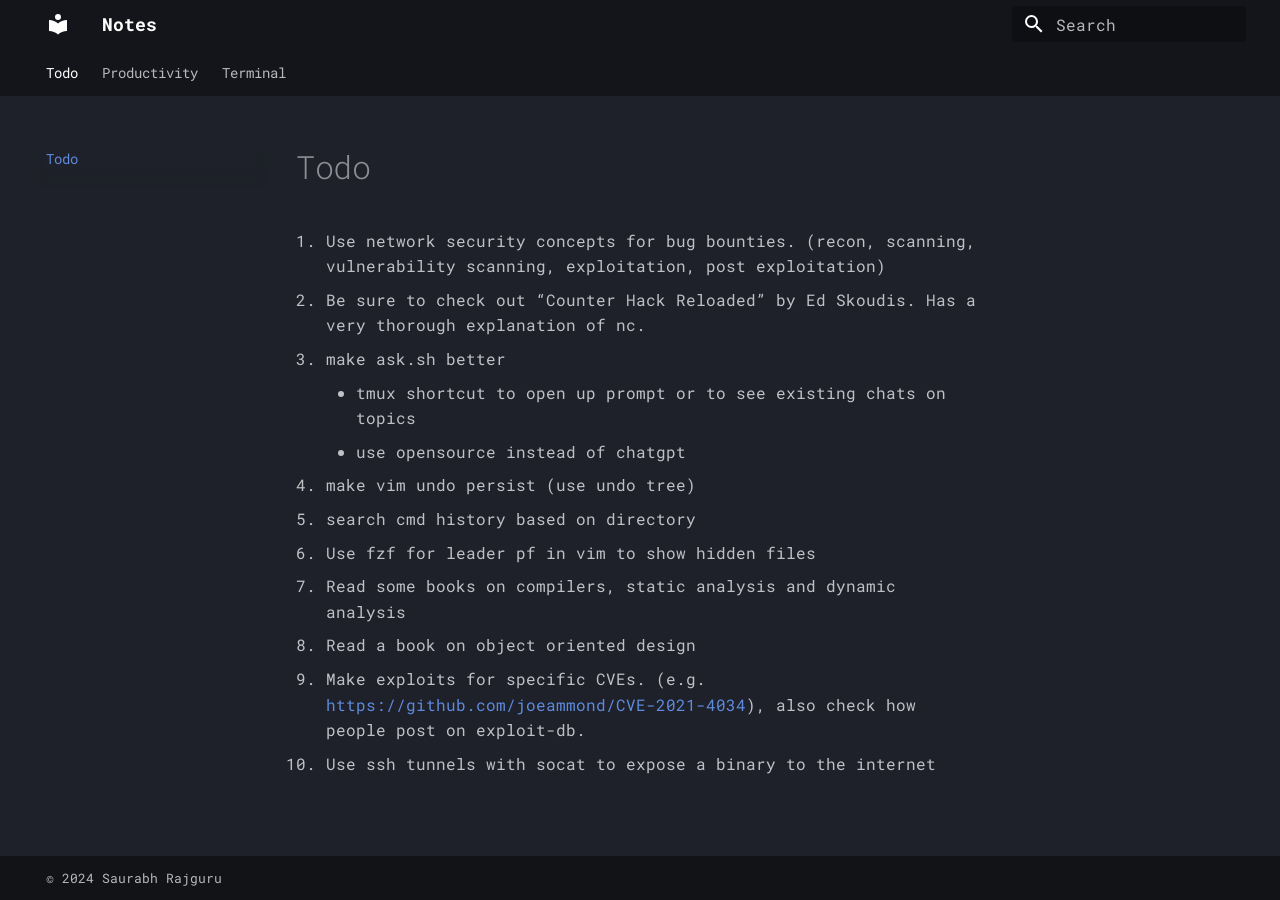
<file: index.html>
<!doctype html>
<html lang="en" class="no-js">
  <head>
    
      <meta charset="utf-8">
      <meta name="viewport" content="width=device-width,initial-scale=1">
      
      
      
      
      
        <link rel="next" href="productivity/file-structure/">
      
      
      <link rel="icon" href="assets/images/favicon.png">
      <meta name="generator" content="mkdocs-1.6.0, mkdocs-material-9.5.24">
    
    
      
        <title>Notes</title>
      
    
    
      <link rel="stylesheet" href="assets/stylesheets/main.6543a935.min.css">
      
        
        <link rel="stylesheet" href="assets/stylesheets/palette.06af60db.min.css">
      
      


    
    
      
    
    
      
        
        
        <link rel="preconnect" href="https://fonts.gstatic.com" crossorigin>
        <link rel="stylesheet" href="https://fonts.googleapis.com/css?family=Roboto+Mono:300,300i,400,400i,700,700i%7CRoboto+Mono:400,400i,700,700i&display=fallback">
        <style>:root{--md-text-font:"Roboto Mono";--md-code-font:"Roboto Mono"}</style>
      
    
    
      <link rel="stylesheet" href="css/excali.css">
    
    <script>__md_scope=new URL(".",location),__md_hash=e=>[...e].reduce((e,_)=>(e<<5)-e+_.charCodeAt(0),0),__md_get=(e,_=localStorage,t=__md_scope)=>JSON.parse(_.getItem(t.pathname+"."+e)),__md_set=(e,_,t=localStorage,a=__md_scope)=>{try{t.setItem(a.pathname+"."+e,JSON.stringify(_))}catch(e){}}</script>
    
      

    
    
    
  </head>
  
  
    
    
    
    
    
    <body dir="ltr" data-md-color-scheme="slate" data-md-color-primary="black" data-md-color-accent="indigo">
  
    
    <input class="md-toggle" data-md-toggle="drawer" type="checkbox" id="__drawer" autocomplete="off">
    <input class="md-toggle" data-md-toggle="search" type="checkbox" id="__search" autocomplete="off">
    <label class="md-overlay" for="__drawer"></label>
    <div data-md-component="skip">
      
        
        <a href="#todo" class="md-skip">
          Skip to content
        </a>
      
    </div>
    <div data-md-component="announce">
      
    </div>
    
    
      

<header class="md-header" data-md-component="header">
  <nav class="md-header__inner md-grid" aria-label="Header">
    <a href="." title="Notes" class="md-header__button md-logo" aria-label="Notes" data-md-component="logo">
      
  
  <svg xmlns="http://www.w3.org/2000/svg" viewBox="0 0 24 24"><path d="M12 8a3 3 0 0 0 3-3 3 3 0 0 0-3-3 3 3 0 0 0-3 3 3 3 0 0 0 3 3m0 3.54C9.64 9.35 6.5 8 3 8v11c3.5 0 6.64 1.35 9 3.54 2.36-2.19 5.5-3.54 9-3.54V8c-3.5 0-6.64 1.35-9 3.54Z"/></svg>

    </a>
    <label class="md-header__button md-icon" for="__drawer">
      
      <svg xmlns="http://www.w3.org/2000/svg" viewBox="0 0 24 24"><path d="M3 6h18v2H3V6m0 5h18v2H3v-2m0 5h18v2H3v-2Z"/></svg>
    </label>
    <div class="md-header__title" data-md-component="header-title">
      <div class="md-header__ellipsis">
        <div class="md-header__topic">
          <span class="md-ellipsis">
            Notes
          </span>
        </div>
        <div class="md-header__topic" data-md-component="header-topic">
          <span class="md-ellipsis">
            
              Todo
            
          </span>
        </div>
      </div>
    </div>
    
      
    
    
    
    
      <label class="md-header__button md-icon" for="__search">
        
        <svg xmlns="http://www.w3.org/2000/svg" viewBox="0 0 24 24"><path d="M9.5 3A6.5 6.5 0 0 1 16 9.5c0 1.61-.59 3.09-1.56 4.23l.27.27h.79l5 5-1.5 1.5-5-5v-.79l-.27-.27A6.516 6.516 0 0 1 9.5 16 6.5 6.5 0 0 1 3 9.5 6.5 6.5 0 0 1 9.5 3m0 2C7 5 5 7 5 9.5S7 14 9.5 14 14 12 14 9.5 12 5 9.5 5Z"/></svg>
      </label>
      <div class="md-search" data-md-component="search" role="dialog">
  <label class="md-search__overlay" for="__search"></label>
  <div class="md-search__inner" role="search">
    <form class="md-search__form" name="search">
      <input type="text" class="md-search__input" name="query" aria-label="Search" placeholder="Search" autocapitalize="off" autocorrect="off" autocomplete="off" spellcheck="false" data-md-component="search-query" required>
      <label class="md-search__icon md-icon" for="__search">
        
        <svg xmlns="http://www.w3.org/2000/svg" viewBox="0 0 24 24"><path d="M9.5 3A6.5 6.5 0 0 1 16 9.5c0 1.61-.59 3.09-1.56 4.23l.27.27h.79l5 5-1.5 1.5-5-5v-.79l-.27-.27A6.516 6.516 0 0 1 9.5 16 6.5 6.5 0 0 1 3 9.5 6.5 6.5 0 0 1 9.5 3m0 2C7 5 5 7 5 9.5S7 14 9.5 14 14 12 14 9.5 12 5 9.5 5Z"/></svg>
        
        <svg xmlns="http://www.w3.org/2000/svg" viewBox="0 0 24 24"><path d="M20 11v2H8l5.5 5.5-1.42 1.42L4.16 12l7.92-7.92L13.5 5.5 8 11h12Z"/></svg>
      </label>
      <nav class="md-search__options" aria-label="Search">
        
        <button type="reset" class="md-search__icon md-icon" title="Clear" aria-label="Clear" tabindex="-1">
          
          <svg xmlns="http://www.w3.org/2000/svg" viewBox="0 0 24 24"><path d="M19 6.41 17.59 5 12 10.59 6.41 5 5 6.41 10.59 12 5 17.59 6.41 19 12 13.41 17.59 19 19 17.59 13.41 12 19 6.41Z"/></svg>
        </button>
      </nav>
      
    </form>
    <div class="md-search__output">
      <div class="md-search__scrollwrap" data-md-scrollfix>
        <div class="md-search-result" data-md-component="search-result">
          <div class="md-search-result__meta">
            Initializing search
          </div>
          <ol class="md-search-result__list" role="presentation"></ol>
        </div>
      </div>
    </div>
  </div>
</div>
    
    
  </nav>
  
</header>
    
    <div class="md-container" data-md-component="container">
      
      
        
          
            
<nav class="md-tabs" aria-label="Tabs" data-md-component="tabs">
  <div class="md-grid">
    <ul class="md-tabs__list">
      
        
  
  
    
  
  
    <li class="md-tabs__item md-tabs__item--active">
      <a href="." class="md-tabs__link">
        
  
    
  
  Todo

      </a>
    </li>
  

      
        
  
  
  
    
    
      <li class="md-tabs__item">
        <a href="productivity/file-structure/" class="md-tabs__link">
          
  
  Productivity

        </a>
      </li>
    
  

      
        
  
  
  
    
    
      <li class="md-tabs__item">
        <a href="terminal/guides/" class="md-tabs__link">
          
  
  Terminal

        </a>
      </li>
    
  

      
    </ul>
  </div>
</nav>
          
        
      
      <main class="md-main" data-md-component="main">
        <div class="md-main__inner md-grid">
          
            
              
              <div class="md-sidebar md-sidebar--primary" data-md-component="sidebar" data-md-type="navigation" >
                <div class="md-sidebar__scrollwrap">
                  <div class="md-sidebar__inner">
                    


  


<nav class="md-nav md-nav--primary md-nav--lifted" aria-label="Navigation" data-md-level="0">
  <label class="md-nav__title" for="__drawer">
    <a href="." title="Notes" class="md-nav__button md-logo" aria-label="Notes" data-md-component="logo">
      
  
  <svg xmlns="http://www.w3.org/2000/svg" viewBox="0 0 24 24"><path d="M12 8a3 3 0 0 0 3-3 3 3 0 0 0-3-3 3 3 0 0 0-3 3 3 3 0 0 0 3 3m0 3.54C9.64 9.35 6.5 8 3 8v11c3.5 0 6.64 1.35 9 3.54 2.36-2.19 5.5-3.54 9-3.54V8c-3.5 0-6.64 1.35-9 3.54Z"/></svg>

    </a>
    Notes
  </label>
  
  <ul class="md-nav__list" data-md-scrollfix>
    
      
      
  
  
    
  
  
  
    <li class="md-nav__item md-nav__item--active">
      
      <input class="md-nav__toggle md-toggle" type="checkbox" id="__toc">
      
      
        
      
      
      <a href="." class="md-nav__link md-nav__link--active">
        
  
  <span class="md-ellipsis">
    Todo
  </span>
  

      </a>
      
    </li>
  

    
      
      
  
  
  
  
    
    
    
      
      
        
      
    
    
    <li class="md-nav__item md-nav__item--nested">
      
        
        
        <input class="md-nav__toggle md-toggle " type="checkbox" id="__nav_2" >
        
          
          <label class="md-nav__link" for="__nav_2" id="__nav_2_label" tabindex="0">
            
  
  <span class="md-ellipsis">
    Productivity
  </span>
  

            <span class="md-nav__icon md-icon"></span>
          </label>
        
        <nav class="md-nav" data-md-level="1" aria-labelledby="__nav_2_label" aria-expanded="false">
          <label class="md-nav__title" for="__nav_2">
            <span class="md-nav__icon md-icon"></span>
            Productivity
          </label>
          <ul class="md-nav__list" data-md-scrollfix>
            
              
                
  
  
  
  
    <li class="md-nav__item">
      <a href="productivity/file-structure/" class="md-nav__link">
        
  
  <span class="md-ellipsis">
    File structure
  </span>
  

      </a>
    </li>
  

              
            
              
                
  
  
  
  
    <li class="md-nav__item">
      <a href="productivity/guides/" class="md-nav__link">
        
  
  <span class="md-ellipsis">
    Guides
  </span>
  

      </a>
    </li>
  

              
            
              
                
  
  
  
  
    <li class="md-nav__item">
      <a href="productivity/main/" class="md-nav__link">
        
  
  <span class="md-ellipsis">
    Main
  </span>
  

      </a>
    </li>
  

              
            
              
                
  
  
  
  
    <li class="md-nav__item">
      <a href="productivity/password-manager/" class="md-nav__link">
        
  
  <span class="md-ellipsis">
    Password Managers
  </span>
  

      </a>
    </li>
  

              
            
              
                
  
  
  
  
    <li class="md-nav__item">
      <a href="productivity/python-environment/" class="md-nav__link">
        
  
  <span class="md-ellipsis">
    Python environment set up
  </span>
  

      </a>
    </li>
  

              
            
              
                
  
  
  
  
    <li class="md-nav__item">
      <a href="productivity/tips/" class="md-nav__link">
        
  
  <span class="md-ellipsis">
    Tips
  </span>
  

      </a>
    </li>
  

              
            
              
                
  
  
  
  
    <li class="md-nav__item">
      <a href="productivity/tools/" class="md-nav__link">
        
  
  <span class="md-ellipsis">
    Tools
  </span>
  

      </a>
    </li>
  

              
            
              
                
  
  
  
  
    <li class="md-nav__item">
      <a href="productivity/vpn-set-up/" class="md-nav__link">
        
  
  <span class="md-ellipsis">
    Using openvpn for now
  </span>
  

      </a>
    </li>
  

              
            
              
                
  
  
  
  
    <li class="md-nav__item">
      <a href="productivity/website/" class="md-nav__link">
        
  
  <span class="md-ellipsis">
    My Website
  </span>
  

      </a>
    </li>
  

              
            
          </ul>
        </nav>
      
    </li>
  

    
      
      
  
  
  
  
    
    
    
      
      
        
      
    
    
    <li class="md-nav__item md-nav__item--nested">
      
        
        
        <input class="md-nav__toggle md-toggle " type="checkbox" id="__nav_3" >
        
          
          <label class="md-nav__link" for="__nav_3" id="__nav_3_label" tabindex="0">
            
  
  <span class="md-ellipsis">
    Terminal
  </span>
  

            <span class="md-nav__icon md-icon"></span>
          </label>
        
        <nav class="md-nav" data-md-level="1" aria-labelledby="__nav_3_label" aria-expanded="false">
          <label class="md-nav__title" for="__nav_3">
            <span class="md-nav__icon md-icon"></span>
            Terminal
          </label>
          <ul class="md-nav__list" data-md-scrollfix>
            
              
                
  
  
  
  
    <li class="md-nav__item">
      <a href="terminal/guides/" class="md-nav__link">
        
  
  <span class="md-ellipsis">
    Guides
  </span>
  

      </a>
    </li>
  

              
            
              
                
  
  
  
  
    <li class="md-nav__item">
      <a href="terminal/package_manager/" class="md-nav__link">
        
  
  <span class="md-ellipsis">
    Package manager
  </span>
  

      </a>
    </li>
  

              
            
              
                
  
  
  
  
    <li class="md-nav__item">
      <a href="terminal/tools/" class="md-nav__link">
        
  
  <span class="md-ellipsis">
    Tools
  </span>
  

      </a>
    </li>
  

              
            
          </ul>
        </nav>
      
    </li>
  

    
  </ul>
</nav>
                  </div>
                </div>
              </div>
            
            
              
              <div class="md-sidebar md-sidebar--secondary" data-md-component="sidebar" data-md-type="toc" >
                <div class="md-sidebar__scrollwrap">
                  <div class="md-sidebar__inner">
                    

<nav class="md-nav md-nav--secondary" aria-label="Table of contents">
  
  
  
    
  
  
</nav>
                  </div>
                </div>
              </div>
            
          
          
            <div class="md-content" data-md-component="content">
              <article class="md-content__inner md-typeset">
                
                  


<h1 id="todo">Todo</h1>
<ol>
<li>Use network security concepts for bug bounties. (recon, scanning, vulnerability scanning, exploitation, post exploitation)</li>
<li>Be sure to check out “Counter Hack Reloaded” by Ed Skoudis. Has a very thorough explanation of nc.</li>
<li>make ask.sh better<ul>
<li>tmux shortcut to open up prompt or to see existing chats on topics</li>
<li>use opensource instead of chatgpt</li>
</ul>
</li>
<li>make vim undo persist (use undo tree)</li>
<li>search cmd history based on directory</li>
<li>Use fzf for leader pf in vim to show hidden files</li>
<li>Read some books on compilers, static analysis and dynamic analysis</li>
<li>Read a book on object oriented design</li>
<li>Make exploits for specific CVEs. (e.g.
    <a href="https://github.com/joeammond/CVE-2021-4034">https://github.com/joeammond/CVE-2021-4034</a>), also check how people post on
    exploit-db.</li>
<li>Use ssh tunnels with socat to expose a binary to the internet</li>
</ol>












                
              </article>
            </div>
          
          
<script>var target=document.getElementById(location.hash.slice(1));target&&target.name&&(target.checked=target.name.startsWith("__tabbed_"))</script>
        </div>
        
          <button type="button" class="md-top md-icon" data-md-component="top" hidden>
  
  <svg xmlns="http://www.w3.org/2000/svg" viewBox="0 0 24 24"><path d="M13 20h-2V8l-5.5 5.5-1.42-1.42L12 4.16l7.92 7.92-1.42 1.42L13 8v12Z"/></svg>
  Back to top
</button>
        
      </main>
      
        <footer class="md-footer">
  
  <div class="md-footer-meta md-typeset">
    <div class="md-footer-meta__inner md-grid">
      <div class="md-copyright">
  
    <div class="md-copyright__highlight">
      &copy; 2024 Saurabh Rajguru
    </div>
  
  
</div>
      
    </div>
  </div>
</footer>
      
    </div>
    <div class="md-dialog" data-md-component="dialog">
      <div class="md-dialog__inner md-typeset"></div>
    </div>
    
    
    <script id="__config" type="application/json">{"base": ".", "features": ["navigation.tabs", "navigation.sections", "navigation.top", "header.autohide"], "search": "assets/javascripts/workers/search.b8dbb3d2.min.js", "translations": {"clipboard.copied": "Copied to clipboard", "clipboard.copy": "Copy to clipboard", "search.result.more.one": "1 more on this page", "search.result.more.other": "# more on this page", "search.result.none": "No matching documents", "search.result.one": "1 matching document", "search.result.other": "# matching documents", "search.result.placeholder": "Type to start searching", "search.result.term.missing": "Missing", "select.version": "Select version"}}</script>
    
    
      <script src="assets/javascripts/bundle.081f42fc.min.js"></script>
      
        <script src="js/mathjax_config.js"></script>
      
        <script src="js/mathjax@3.2.2/es5/tex-mml-chtml.js"></script>
      
    
  </body>
</html>
</file>
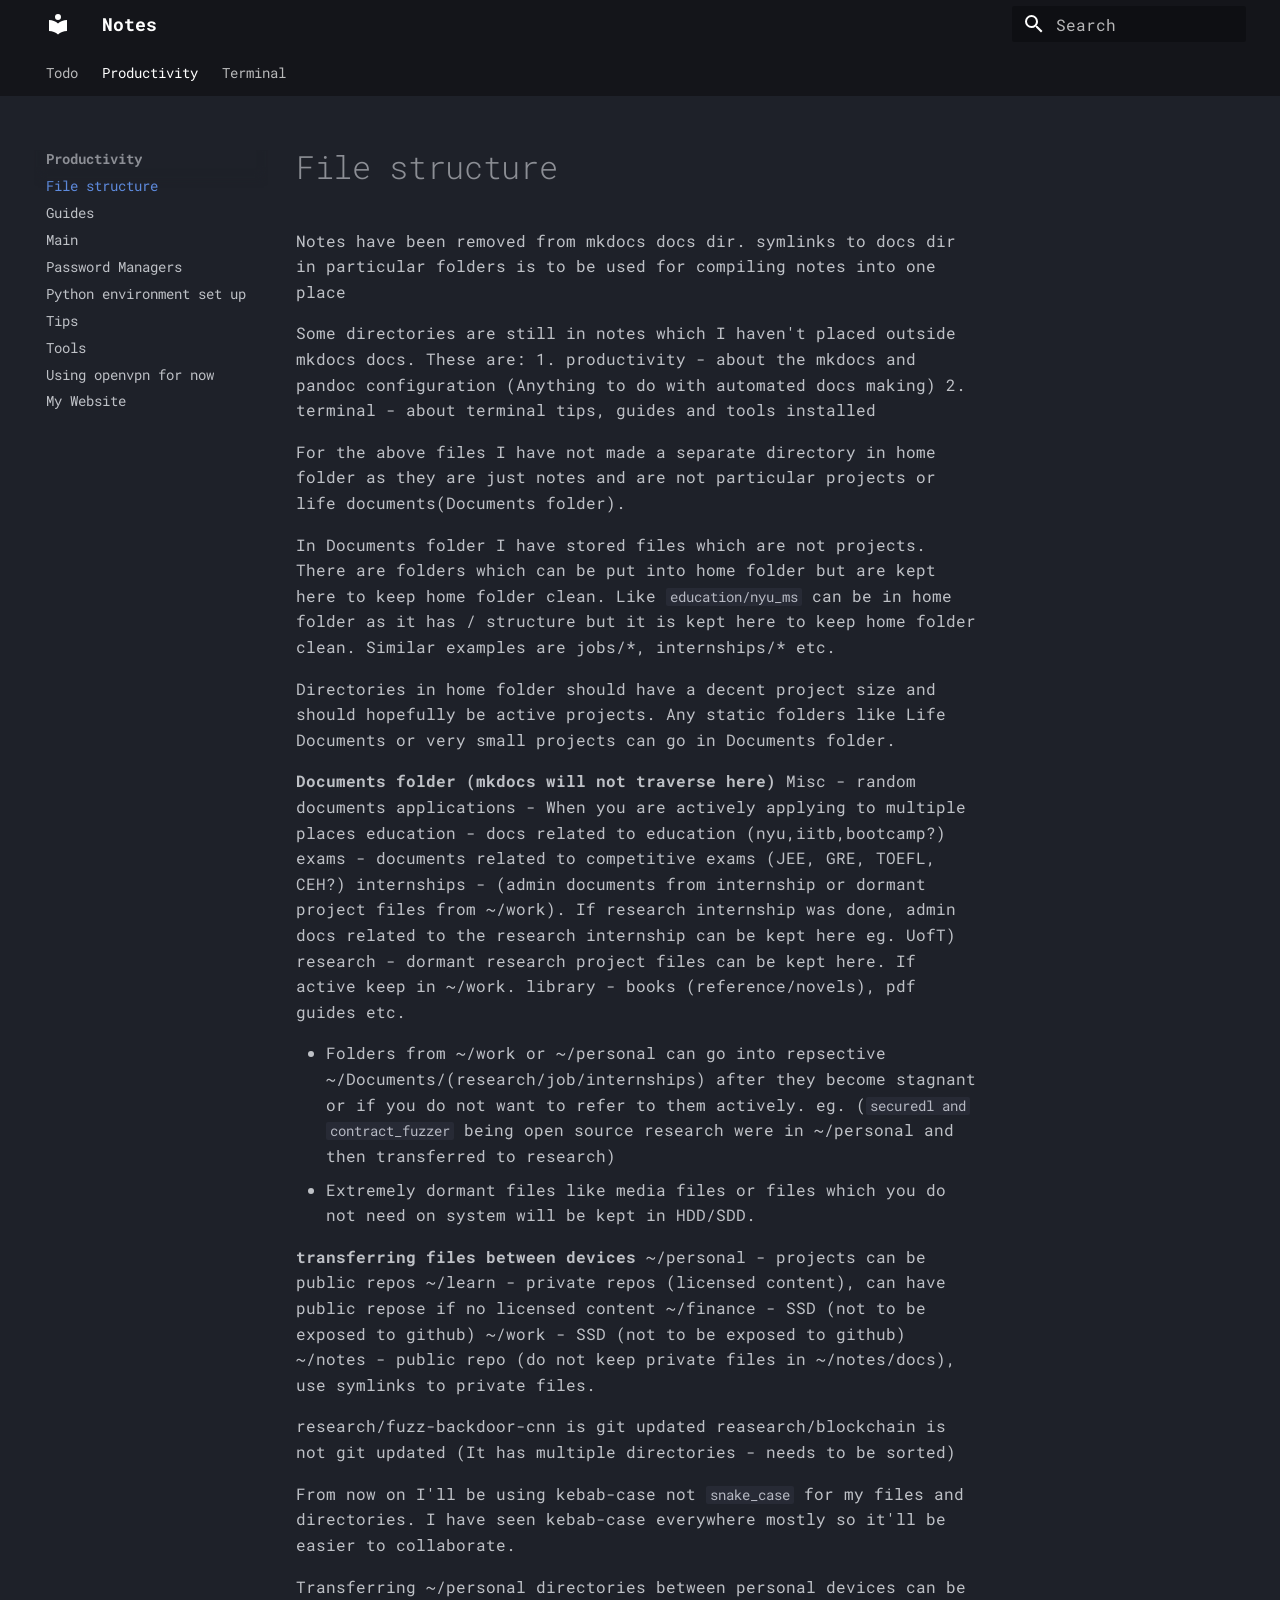
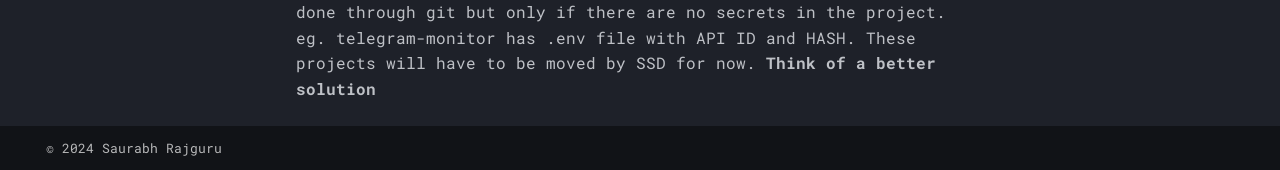
<file: productivity/file-structure/index.html>
<!doctype html>
<html lang="en" class="no-js">
  <head>
    
      <meta charset="utf-8">
      <meta name="viewport" content="width=device-width,initial-scale=1">
      
      
      
      
        <link rel="prev" href="../..">
      
      
        <link rel="next" href="../guides/">
      
      
      <link rel="icon" href="../../assets/images/favicon.png">
      <meta name="generator" content="mkdocs-1.6.0, mkdocs-material-9.5.24">
    
    
      
        <title>File structure - Notes</title>
      
    
    
      <link rel="stylesheet" href="../../assets/stylesheets/main.6543a935.min.css">
      
        
        <link rel="stylesheet" href="../../assets/stylesheets/palette.06af60db.min.css">
      
      


    
    
      
    
    
      
        
        
        <link rel="preconnect" href="https://fonts.gstatic.com" crossorigin>
        <link rel="stylesheet" href="https://fonts.googleapis.com/css?family=Roboto+Mono:300,300i,400,400i,700,700i%7CRoboto+Mono:400,400i,700,700i&display=fallback">
        <style>:root{--md-text-font:"Roboto Mono";--md-code-font:"Roboto Mono"}</style>
      
    
    
      <link rel="stylesheet" href="../../css/excali.css">
    
    <script>__md_scope=new URL("../..",location),__md_hash=e=>[...e].reduce((e,_)=>(e<<5)-e+_.charCodeAt(0),0),__md_get=(e,_=localStorage,t=__md_scope)=>JSON.parse(_.getItem(t.pathname+"."+e)),__md_set=(e,_,t=localStorage,a=__md_scope)=>{try{t.setItem(a.pathname+"."+e,JSON.stringify(_))}catch(e){}}</script>
    
      

    
    
    
  </head>
  
  
    
    
    
    
    
    <body dir="ltr" data-md-color-scheme="slate" data-md-color-primary="black" data-md-color-accent="indigo">
  
    
    <input class="md-toggle" data-md-toggle="drawer" type="checkbox" id="__drawer" autocomplete="off">
    <input class="md-toggle" data-md-toggle="search" type="checkbox" id="__search" autocomplete="off">
    <label class="md-overlay" for="__drawer"></label>
    <div data-md-component="skip">
      
        
        <a href="#file-structure" class="md-skip">
          Skip to content
        </a>
      
    </div>
    <div data-md-component="announce">
      
    </div>
    
    
      

<header class="md-header" data-md-component="header">
  <nav class="md-header__inner md-grid" aria-label="Header">
    <a href="../.." title="Notes" class="md-header__button md-logo" aria-label="Notes" data-md-component="logo">
      
  
  <svg xmlns="http://www.w3.org/2000/svg" viewBox="0 0 24 24"><path d="M12 8a3 3 0 0 0 3-3 3 3 0 0 0-3-3 3 3 0 0 0-3 3 3 3 0 0 0 3 3m0 3.54C9.64 9.35 6.5 8 3 8v11c3.5 0 6.64 1.35 9 3.54 2.36-2.19 5.5-3.54 9-3.54V8c-3.5 0-6.64 1.35-9 3.54Z"/></svg>

    </a>
    <label class="md-header__button md-icon" for="__drawer">
      
      <svg xmlns="http://www.w3.org/2000/svg" viewBox="0 0 24 24"><path d="M3 6h18v2H3V6m0 5h18v2H3v-2m0 5h18v2H3v-2Z"/></svg>
    </label>
    <div class="md-header__title" data-md-component="header-title">
      <div class="md-header__ellipsis">
        <div class="md-header__topic">
          <span class="md-ellipsis">
            Notes
          </span>
        </div>
        <div class="md-header__topic" data-md-component="header-topic">
          <span class="md-ellipsis">
            
              File structure
            
          </span>
        </div>
      </div>
    </div>
    
      
    
    
    
    
      <label class="md-header__button md-icon" for="__search">
        
        <svg xmlns="http://www.w3.org/2000/svg" viewBox="0 0 24 24"><path d="M9.5 3A6.5 6.5 0 0 1 16 9.5c0 1.61-.59 3.09-1.56 4.23l.27.27h.79l5 5-1.5 1.5-5-5v-.79l-.27-.27A6.516 6.516 0 0 1 9.5 16 6.5 6.5 0 0 1 3 9.5 6.5 6.5 0 0 1 9.5 3m0 2C7 5 5 7 5 9.5S7 14 9.5 14 14 12 14 9.5 12 5 9.5 5Z"/></svg>
      </label>
      <div class="md-search" data-md-component="search" role="dialog">
  <label class="md-search__overlay" for="__search"></label>
  <div class="md-search__inner" role="search">
    <form class="md-search__form" name="search">
      <input type="text" class="md-search__input" name="query" aria-label="Search" placeholder="Search" autocapitalize="off" autocorrect="off" autocomplete="off" spellcheck="false" data-md-component="search-query" required>
      <label class="md-search__icon md-icon" for="__search">
        
        <svg xmlns="http://www.w3.org/2000/svg" viewBox="0 0 24 24"><path d="M9.5 3A6.5 6.5 0 0 1 16 9.5c0 1.61-.59 3.09-1.56 4.23l.27.27h.79l5 5-1.5 1.5-5-5v-.79l-.27-.27A6.516 6.516 0 0 1 9.5 16 6.5 6.5 0 0 1 3 9.5 6.5 6.5 0 0 1 9.5 3m0 2C7 5 5 7 5 9.5S7 14 9.5 14 14 12 14 9.5 12 5 9.5 5Z"/></svg>
        
        <svg xmlns="http://www.w3.org/2000/svg" viewBox="0 0 24 24"><path d="M20 11v2H8l5.5 5.5-1.42 1.42L4.16 12l7.92-7.92L13.5 5.5 8 11h12Z"/></svg>
      </label>
      <nav class="md-search__options" aria-label="Search">
        
        <button type="reset" class="md-search__icon md-icon" title="Clear" aria-label="Clear" tabindex="-1">
          
          <svg xmlns="http://www.w3.org/2000/svg" viewBox="0 0 24 24"><path d="M19 6.41 17.59 5 12 10.59 6.41 5 5 6.41 10.59 12 5 17.59 6.41 19 12 13.41 17.59 19 19 17.59 13.41 12 19 6.41Z"/></svg>
        </button>
      </nav>
      
    </form>
    <div class="md-search__output">
      <div class="md-search__scrollwrap" data-md-scrollfix>
        <div class="md-search-result" data-md-component="search-result">
          <div class="md-search-result__meta">
            Initializing search
          </div>
          <ol class="md-search-result__list" role="presentation"></ol>
        </div>
      </div>
    </div>
  </div>
</div>
    
    
  </nav>
  
</header>
    
    <div class="md-container" data-md-component="container">
      
      
        
          
            
<nav class="md-tabs" aria-label="Tabs" data-md-component="tabs">
  <div class="md-grid">
    <ul class="md-tabs__list">
      
        
  
  
  
    <li class="md-tabs__item">
      <a href="../.." class="md-tabs__link">
        
  
    
  
  Todo

      </a>
    </li>
  

      
        
  
  
    
  
  
    
    
      <li class="md-tabs__item md-tabs__item--active">
        <a href="./" class="md-tabs__link">
          
  
  Productivity

        </a>
      </li>
    
  

      
        
  
  
  
    
    
      <li class="md-tabs__item">
        <a href="../../terminal/guides/" class="md-tabs__link">
          
  
  Terminal

        </a>
      </li>
    
  

      
    </ul>
  </div>
</nav>
          
        
      
      <main class="md-main" data-md-component="main">
        <div class="md-main__inner md-grid">
          
            
              
              <div class="md-sidebar md-sidebar--primary" data-md-component="sidebar" data-md-type="navigation" >
                <div class="md-sidebar__scrollwrap">
                  <div class="md-sidebar__inner">
                    


  


<nav class="md-nav md-nav--primary md-nav--lifted" aria-label="Navigation" data-md-level="0">
  <label class="md-nav__title" for="__drawer">
    <a href="../.." title="Notes" class="md-nav__button md-logo" aria-label="Notes" data-md-component="logo">
      
  
  <svg xmlns="http://www.w3.org/2000/svg" viewBox="0 0 24 24"><path d="M12 8a3 3 0 0 0 3-3 3 3 0 0 0-3-3 3 3 0 0 0-3 3 3 3 0 0 0 3 3m0 3.54C9.64 9.35 6.5 8 3 8v11c3.5 0 6.64 1.35 9 3.54 2.36-2.19 5.5-3.54 9-3.54V8c-3.5 0-6.64 1.35-9 3.54Z"/></svg>

    </a>
    Notes
  </label>
  
  <ul class="md-nav__list" data-md-scrollfix>
    
      
      
  
  
  
  
    <li class="md-nav__item">
      <a href="../.." class="md-nav__link">
        
  
  <span class="md-ellipsis">
    Todo
  </span>
  

      </a>
    </li>
  

    
      
      
  
  
    
  
  
  
    
    
    
      
        
        
      
      
        
      
    
    
    <li class="md-nav__item md-nav__item--active md-nav__item--section md-nav__item--nested">
      
        
        
        <input class="md-nav__toggle md-toggle " type="checkbox" id="__nav_2" checked>
        
          
          <label class="md-nav__link" for="__nav_2" id="__nav_2_label" tabindex="">
            
  
  <span class="md-ellipsis">
    Productivity
  </span>
  

            <span class="md-nav__icon md-icon"></span>
          </label>
        
        <nav class="md-nav" data-md-level="1" aria-labelledby="__nav_2_label" aria-expanded="true">
          <label class="md-nav__title" for="__nav_2">
            <span class="md-nav__icon md-icon"></span>
            Productivity
          </label>
          <ul class="md-nav__list" data-md-scrollfix>
            
              
                
  
  
    
  
  
  
    <li class="md-nav__item md-nav__item--active">
      
      <input class="md-nav__toggle md-toggle" type="checkbox" id="__toc">
      
      
        
      
      
      <a href="./" class="md-nav__link md-nav__link--active">
        
  
  <span class="md-ellipsis">
    File structure
  </span>
  

      </a>
      
    </li>
  

              
            
              
                
  
  
  
  
    <li class="md-nav__item">
      <a href="../guides/" class="md-nav__link">
        
  
  <span class="md-ellipsis">
    Guides
  </span>
  

      </a>
    </li>
  

              
            
              
                
  
  
  
  
    <li class="md-nav__item">
      <a href="../main/" class="md-nav__link">
        
  
  <span class="md-ellipsis">
    Main
  </span>
  

      </a>
    </li>
  

              
            
              
                
  
  
  
  
    <li class="md-nav__item">
      <a href="../password-manager/" class="md-nav__link">
        
  
  <span class="md-ellipsis">
    Password Managers
  </span>
  

      </a>
    </li>
  

              
            
              
                
  
  
  
  
    <li class="md-nav__item">
      <a href="../python-environment/" class="md-nav__link">
        
  
  <span class="md-ellipsis">
    Python environment set up
  </span>
  

      </a>
    </li>
  

              
            
              
                
  
  
  
  
    <li class="md-nav__item">
      <a href="../tips/" class="md-nav__link">
        
  
  <span class="md-ellipsis">
    Tips
  </span>
  

      </a>
    </li>
  

              
            
              
                
  
  
  
  
    <li class="md-nav__item">
      <a href="../tools/" class="md-nav__link">
        
  
  <span class="md-ellipsis">
    Tools
  </span>
  

      </a>
    </li>
  

              
            
              
                
  
  
  
  
    <li class="md-nav__item">
      <a href="../vpn-set-up/" class="md-nav__link">
        
  
  <span class="md-ellipsis">
    Using openvpn for now
  </span>
  

      </a>
    </li>
  

              
            
              
                
  
  
  
  
    <li class="md-nav__item">
      <a href="../website/" class="md-nav__link">
        
  
  <span class="md-ellipsis">
    My Website
  </span>
  

      </a>
    </li>
  

              
            
          </ul>
        </nav>
      
    </li>
  

    
      
      
  
  
  
  
    
    
    
      
      
        
      
    
    
    <li class="md-nav__item md-nav__item--nested">
      
        
        
        <input class="md-nav__toggle md-toggle " type="checkbox" id="__nav_3" >
        
          
          <label class="md-nav__link" for="__nav_3" id="__nav_3_label" tabindex="0">
            
  
  <span class="md-ellipsis">
    Terminal
  </span>
  

            <span class="md-nav__icon md-icon"></span>
          </label>
        
        <nav class="md-nav" data-md-level="1" aria-labelledby="__nav_3_label" aria-expanded="false">
          <label class="md-nav__title" for="__nav_3">
            <span class="md-nav__icon md-icon"></span>
            Terminal
          </label>
          <ul class="md-nav__list" data-md-scrollfix>
            
              
                
  
  
  
  
    <li class="md-nav__item">
      <a href="../../terminal/guides/" class="md-nav__link">
        
  
  <span class="md-ellipsis">
    Guides
  </span>
  

      </a>
    </li>
  

              
            
              
                
  
  
  
  
    <li class="md-nav__item">
      <a href="../../terminal/package_manager/" class="md-nav__link">
        
  
  <span class="md-ellipsis">
    Package manager
  </span>
  

      </a>
    </li>
  

              
            
              
                
  
  
  
  
    <li class="md-nav__item">
      <a href="../../terminal/tools/" class="md-nav__link">
        
  
  <span class="md-ellipsis">
    Tools
  </span>
  

      </a>
    </li>
  

              
            
          </ul>
        </nav>
      
    </li>
  

    
  </ul>
</nav>
                  </div>
                </div>
              </div>
            
            
              
              <div class="md-sidebar md-sidebar--secondary" data-md-component="sidebar" data-md-type="toc" >
                <div class="md-sidebar__scrollwrap">
                  <div class="md-sidebar__inner">
                    

<nav class="md-nav md-nav--secondary" aria-label="Table of contents">
  
  
  
    
  
  
</nav>
                  </div>
                </div>
              </div>
            
          
          
            <div class="md-content" data-md-component="content">
              <article class="md-content__inner md-typeset">
                
                  


<h1 id="file-structure">File structure</h1>
<p>Notes have been removed from mkdocs docs dir. symlinks to docs dir in particular folders is to be used for compiling notes into one place</p>
<p>Some directories are still in notes which I haven't placed outside mkdocs docs. These are:
1. productivity - about the mkdocs and pandoc configuration (Anything to do with automated docs making)
2. terminal - about terminal tips, guides and tools installed</p>
<p>For the above files I have not made a separate directory in home folder as they are just notes and are not particular projects or life documents(Documents folder).</p>
<p>In Documents folder I have stored files which are not projects. There are folders which can be put into home folder but are kept here to keep home folder clean. Like <code>education/nyu_ms</code> can be in home folder as it has <concept>/<project> structure but it is kept here to keep home folder clean. Similar examples are jobs/*, internships/* etc.</p>
<p>Directories in home folder should have a decent project size and should hopefully be active projects.
Any static folders like Life Documents or very small projects can go in Documents folder.</p>
<p><strong>Documents folder (mkdocs will not traverse here)</strong>
Misc - random documents
applications - When you are actively applying to multiple places
education - docs related to education (nyu,iitb,bootcamp?)
exams - documents related to competitive exams (JEE, GRE, TOEFL, CEH?)
internships - (admin documents from internship or dormant project files from ~/work). If research internship was done, admin docs related to the research internship can be kept here eg. UofT)
research - dormant research project files can be kept here. If active keep in ~/work. 
library - books (reference/novels), pdf guides etc.</p>
<ul>
<li>Folders from ~/work or ~/personal can go into repsective ~/Documents/(research/job/internships) after they become stagnant or if you do not want to refer to them actively. eg. (<code>securedl and contract_fuzzer</code> being open source research were in ~/personal and then transferred to research)</li>
<li>Extremely dormant files like media files or files which you do not need on system will be kept in HDD/SDD.</li>
</ul>
<p><strong>transferring files between devices</strong>
~/personal - projects can be public repos
~/learn - private repos (licensed content), can have public repose if no licensed content
~/finance - SSD (not to be exposed to github)
~/work - SSD (not to be exposed to github)
~/notes - public repo (do not keep private files in ~/notes/docs), use symlinks to private files.</p>
<p>research/fuzz-backdoor-cnn is git updated
reasearch/blockchain is not git updated (It has multiple directories - needs to be sorted)</p>
<p>From now on I'll be using kebab-case not <code>snake_case</code> for my files and directories. I have seen kebab-case everywhere mostly so it'll be easier to collaborate.</p>
<p>Transferring ~/personal directories between personal devices can be done through git but only if there are no secrets in the project.
eg. telegram-monitor has .env file with API ID and HASH. These projects will have to be moved by SSD for now. <strong>Think of a better solution</strong></p>












                
              </article>
            </div>
          
          
<script>var target=document.getElementById(location.hash.slice(1));target&&target.name&&(target.checked=target.name.startsWith("__tabbed_"))</script>
        </div>
        
          <button type="button" class="md-top md-icon" data-md-component="top" hidden>
  
  <svg xmlns="http://www.w3.org/2000/svg" viewBox="0 0 24 24"><path d="M13 20h-2V8l-5.5 5.5-1.42-1.42L12 4.16l7.92 7.92-1.42 1.42L13 8v12Z"/></svg>
  Back to top
</button>
        
      </main>
      
        <footer class="md-footer">
  
  <div class="md-footer-meta md-typeset">
    <div class="md-footer-meta__inner md-grid">
      <div class="md-copyright">
  
    <div class="md-copyright__highlight">
      &copy; 2024 Saurabh Rajguru
    </div>
  
  
</div>
      
    </div>
  </div>
</footer>
      
    </div>
    <div class="md-dialog" data-md-component="dialog">
      <div class="md-dialog__inner md-typeset"></div>
    </div>
    
    
    <script id="__config" type="application/json">{"base": "../..", "features": ["navigation.tabs", "navigation.sections", "navigation.top", "header.autohide"], "search": "../../assets/javascripts/workers/search.b8dbb3d2.min.js", "translations": {"clipboard.copied": "Copied to clipboard", "clipboard.copy": "Copy to clipboard", "search.result.more.one": "1 more on this page", "search.result.more.other": "# more on this page", "search.result.none": "No matching documents", "search.result.one": "1 matching document", "search.result.other": "# matching documents", "search.result.placeholder": "Type to start searching", "search.result.term.missing": "Missing", "select.version": "Select version"}}</script>
    
    
      <script src="../../assets/javascripts/bundle.081f42fc.min.js"></script>
      
        <script src="../../js/mathjax_config.js"></script>
      
        <script src="../../js/mathjax@3.2.2/es5/tex-mml-chtml.js"></script>
      
    
  </body>
</html>
</file>
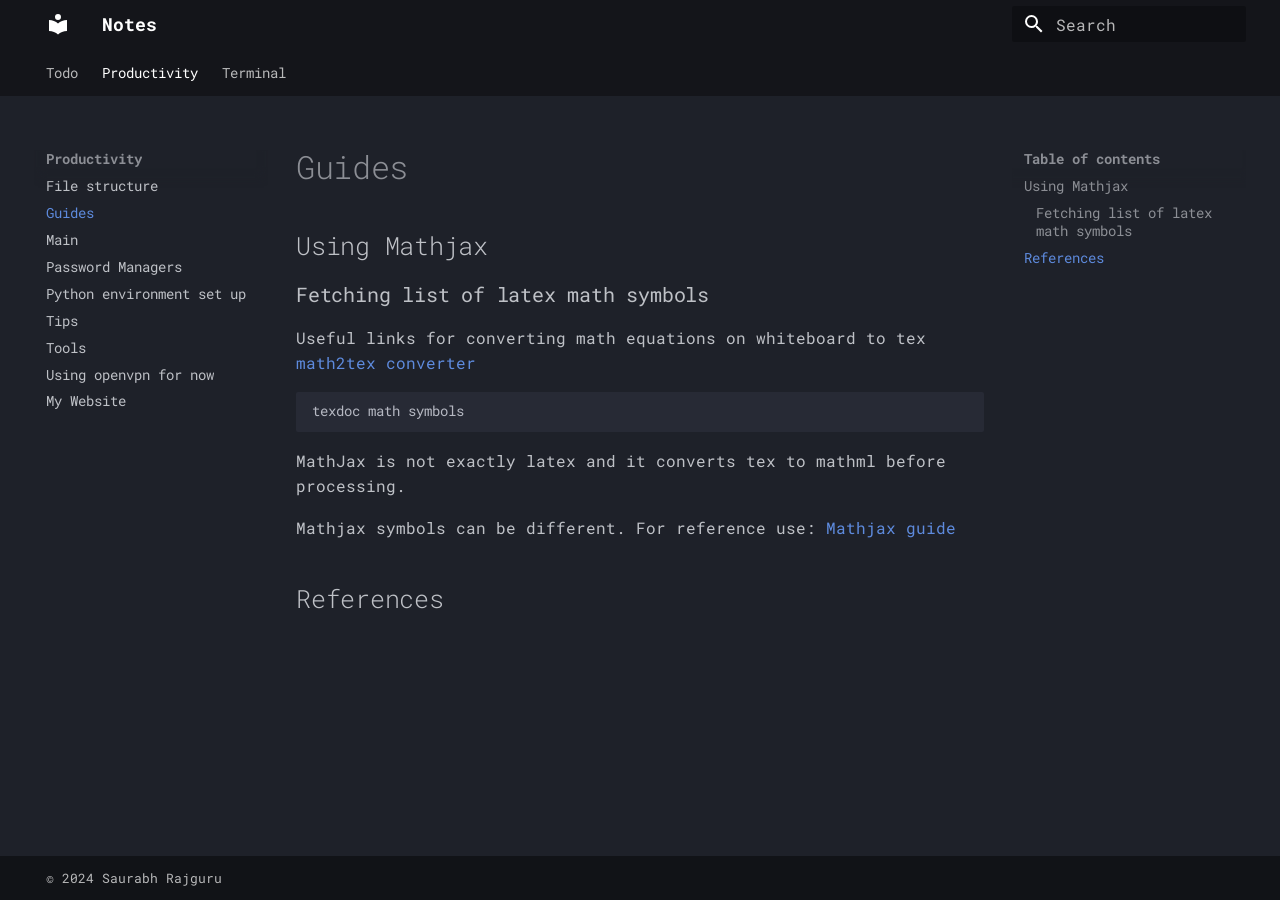
<file: productivity/guides/index.html>
<!doctype html>
<html lang="en" class="no-js">
  <head>
    
      <meta charset="utf-8">
      <meta name="viewport" content="width=device-width,initial-scale=1">
      
      
      
      
        <link rel="prev" href="../file-structure/">
      
      
        <link rel="next" href="../main/">
      
      
      <link rel="icon" href="../../assets/images/favicon.png">
      <meta name="generator" content="mkdocs-1.6.0, mkdocs-material-9.5.24">
    
    
      
        <title>Guides - Notes</title>
      
    
    
      <link rel="stylesheet" href="../../assets/stylesheets/main.6543a935.min.css">
      
        
        <link rel="stylesheet" href="../../assets/stylesheets/palette.06af60db.min.css">
      
      


    
    
      
    
    
      
        
        
        <link rel="preconnect" href="https://fonts.gstatic.com" crossorigin>
        <link rel="stylesheet" href="https://fonts.googleapis.com/css?family=Roboto+Mono:300,300i,400,400i,700,700i%7CRoboto+Mono:400,400i,700,700i&display=fallback">
        <style>:root{--md-text-font:"Roboto Mono";--md-code-font:"Roboto Mono"}</style>
      
    
    
      <link rel="stylesheet" href="../../css/excali.css">
    
    <script>__md_scope=new URL("../..",location),__md_hash=e=>[...e].reduce((e,_)=>(e<<5)-e+_.charCodeAt(0),0),__md_get=(e,_=localStorage,t=__md_scope)=>JSON.parse(_.getItem(t.pathname+"."+e)),__md_set=(e,_,t=localStorage,a=__md_scope)=>{try{t.setItem(a.pathname+"."+e,JSON.stringify(_))}catch(e){}}</script>
    
      

    
    
    
  </head>
  
  
    
    
    
    
    
    <body dir="ltr" data-md-color-scheme="slate" data-md-color-primary="black" data-md-color-accent="indigo">
  
    
    <input class="md-toggle" data-md-toggle="drawer" type="checkbox" id="__drawer" autocomplete="off">
    <input class="md-toggle" data-md-toggle="search" type="checkbox" id="__search" autocomplete="off">
    <label class="md-overlay" for="__drawer"></label>
    <div data-md-component="skip">
      
        
        <a href="#guides" class="md-skip">
          Skip to content
        </a>
      
    </div>
    <div data-md-component="announce">
      
    </div>
    
    
      

<header class="md-header" data-md-component="header">
  <nav class="md-header__inner md-grid" aria-label="Header">
    <a href="../.." title="Notes" class="md-header__button md-logo" aria-label="Notes" data-md-component="logo">
      
  
  <svg xmlns="http://www.w3.org/2000/svg" viewBox="0 0 24 24"><path d="M12 8a3 3 0 0 0 3-3 3 3 0 0 0-3-3 3 3 0 0 0-3 3 3 3 0 0 0 3 3m0 3.54C9.64 9.35 6.5 8 3 8v11c3.5 0 6.64 1.35 9 3.54 2.36-2.19 5.5-3.54 9-3.54V8c-3.5 0-6.64 1.35-9 3.54Z"/></svg>

    </a>
    <label class="md-header__button md-icon" for="__drawer">
      
      <svg xmlns="http://www.w3.org/2000/svg" viewBox="0 0 24 24"><path d="M3 6h18v2H3V6m0 5h18v2H3v-2m0 5h18v2H3v-2Z"/></svg>
    </label>
    <div class="md-header__title" data-md-component="header-title">
      <div class="md-header__ellipsis">
        <div class="md-header__topic">
          <span class="md-ellipsis">
            Notes
          </span>
        </div>
        <div class="md-header__topic" data-md-component="header-topic">
          <span class="md-ellipsis">
            
              Guides
            
          </span>
        </div>
      </div>
    </div>
    
      
    
    
    
    
      <label class="md-header__button md-icon" for="__search">
        
        <svg xmlns="http://www.w3.org/2000/svg" viewBox="0 0 24 24"><path d="M9.5 3A6.5 6.5 0 0 1 16 9.5c0 1.61-.59 3.09-1.56 4.23l.27.27h.79l5 5-1.5 1.5-5-5v-.79l-.27-.27A6.516 6.516 0 0 1 9.5 16 6.5 6.5 0 0 1 3 9.5 6.5 6.5 0 0 1 9.5 3m0 2C7 5 5 7 5 9.5S7 14 9.5 14 14 12 14 9.5 12 5 9.5 5Z"/></svg>
      </label>
      <div class="md-search" data-md-component="search" role="dialog">
  <label class="md-search__overlay" for="__search"></label>
  <div class="md-search__inner" role="search">
    <form class="md-search__form" name="search">
      <input type="text" class="md-search__input" name="query" aria-label="Search" placeholder="Search" autocapitalize="off" autocorrect="off" autocomplete="off" spellcheck="false" data-md-component="search-query" required>
      <label class="md-search__icon md-icon" for="__search">
        
        <svg xmlns="http://www.w3.org/2000/svg" viewBox="0 0 24 24"><path d="M9.5 3A6.5 6.5 0 0 1 16 9.5c0 1.61-.59 3.09-1.56 4.23l.27.27h.79l5 5-1.5 1.5-5-5v-.79l-.27-.27A6.516 6.516 0 0 1 9.5 16 6.5 6.5 0 0 1 3 9.5 6.5 6.5 0 0 1 9.5 3m0 2C7 5 5 7 5 9.5S7 14 9.5 14 14 12 14 9.5 12 5 9.5 5Z"/></svg>
        
        <svg xmlns="http://www.w3.org/2000/svg" viewBox="0 0 24 24"><path d="M20 11v2H8l5.5 5.5-1.42 1.42L4.16 12l7.92-7.92L13.5 5.5 8 11h12Z"/></svg>
      </label>
      <nav class="md-search__options" aria-label="Search">
        
        <button type="reset" class="md-search__icon md-icon" title="Clear" aria-label="Clear" tabindex="-1">
          
          <svg xmlns="http://www.w3.org/2000/svg" viewBox="0 0 24 24"><path d="M19 6.41 17.59 5 12 10.59 6.41 5 5 6.41 10.59 12 5 17.59 6.41 19 12 13.41 17.59 19 19 17.59 13.41 12 19 6.41Z"/></svg>
        </button>
      </nav>
      
    </form>
    <div class="md-search__output">
      <div class="md-search__scrollwrap" data-md-scrollfix>
        <div class="md-search-result" data-md-component="search-result">
          <div class="md-search-result__meta">
            Initializing search
          </div>
          <ol class="md-search-result__list" role="presentation"></ol>
        </div>
      </div>
    </div>
  </div>
</div>
    
    
  </nav>
  
</header>
    
    <div class="md-container" data-md-component="container">
      
      
        
          
            
<nav class="md-tabs" aria-label="Tabs" data-md-component="tabs">
  <div class="md-grid">
    <ul class="md-tabs__list">
      
        
  
  
  
    <li class="md-tabs__item">
      <a href="../.." class="md-tabs__link">
        
  
    
  
  Todo

      </a>
    </li>
  

      
        
  
  
    
  
  
    
    
      <li class="md-tabs__item md-tabs__item--active">
        <a href="../file-structure/" class="md-tabs__link">
          
  
  Productivity

        </a>
      </li>
    
  

      
        
  
  
  
    
    
      <li class="md-tabs__item">
        <a href="../../terminal/guides/" class="md-tabs__link">
          
  
  Terminal

        </a>
      </li>
    
  

      
    </ul>
  </div>
</nav>
          
        
      
      <main class="md-main" data-md-component="main">
        <div class="md-main__inner md-grid">
          
            
              
              <div class="md-sidebar md-sidebar--primary" data-md-component="sidebar" data-md-type="navigation" >
                <div class="md-sidebar__scrollwrap">
                  <div class="md-sidebar__inner">
                    


  


<nav class="md-nav md-nav--primary md-nav--lifted" aria-label="Navigation" data-md-level="0">
  <label class="md-nav__title" for="__drawer">
    <a href="../.." title="Notes" class="md-nav__button md-logo" aria-label="Notes" data-md-component="logo">
      
  
  <svg xmlns="http://www.w3.org/2000/svg" viewBox="0 0 24 24"><path d="M12 8a3 3 0 0 0 3-3 3 3 0 0 0-3-3 3 3 0 0 0-3 3 3 3 0 0 0 3 3m0 3.54C9.64 9.35 6.5 8 3 8v11c3.5 0 6.64 1.35 9 3.54 2.36-2.19 5.5-3.54 9-3.54V8c-3.5 0-6.64 1.35-9 3.54Z"/></svg>

    </a>
    Notes
  </label>
  
  <ul class="md-nav__list" data-md-scrollfix>
    
      
      
  
  
  
  
    <li class="md-nav__item">
      <a href="../.." class="md-nav__link">
        
  
  <span class="md-ellipsis">
    Todo
  </span>
  

      </a>
    </li>
  

    
      
      
  
  
    
  
  
  
    
    
    
      
        
        
      
      
        
      
    
    
    <li class="md-nav__item md-nav__item--active md-nav__item--section md-nav__item--nested">
      
        
        
        <input class="md-nav__toggle md-toggle " type="checkbox" id="__nav_2" checked>
        
          
          <label class="md-nav__link" for="__nav_2" id="__nav_2_label" tabindex="">
            
  
  <span class="md-ellipsis">
    Productivity
  </span>
  

            <span class="md-nav__icon md-icon"></span>
          </label>
        
        <nav class="md-nav" data-md-level="1" aria-labelledby="__nav_2_label" aria-expanded="true">
          <label class="md-nav__title" for="__nav_2">
            <span class="md-nav__icon md-icon"></span>
            Productivity
          </label>
          <ul class="md-nav__list" data-md-scrollfix>
            
              
                
  
  
  
  
    <li class="md-nav__item">
      <a href="../file-structure/" class="md-nav__link">
        
  
  <span class="md-ellipsis">
    File structure
  </span>
  

      </a>
    </li>
  

              
            
              
                
  
  
    
  
  
  
    <li class="md-nav__item md-nav__item--active">
      
      <input class="md-nav__toggle md-toggle" type="checkbox" id="__toc">
      
      
        
      
      
        <label class="md-nav__link md-nav__link--active" for="__toc">
          
  
  <span class="md-ellipsis">
    Guides
  </span>
  

          <span class="md-nav__icon md-icon"></span>
        </label>
      
      <a href="./" class="md-nav__link md-nav__link--active">
        
  
  <span class="md-ellipsis">
    Guides
  </span>
  

      </a>
      
        

<nav class="md-nav md-nav--secondary" aria-label="Table of contents">
  
  
  
    
  
  
    <label class="md-nav__title" for="__toc">
      <span class="md-nav__icon md-icon"></span>
      Table of contents
    </label>
    <ul class="md-nav__list" data-md-component="toc" data-md-scrollfix>
      
        <li class="md-nav__item">
  <a href="#using-mathjax" class="md-nav__link">
    <span class="md-ellipsis">
      Using Mathjax
    </span>
  </a>
  
    <nav class="md-nav" aria-label="Using Mathjax">
      <ul class="md-nav__list">
        
          <li class="md-nav__item">
  <a href="#fetching-list-of-latex-math-symbols" class="md-nav__link">
    <span class="md-ellipsis">
      Fetching list of latex math symbols
    </span>
  </a>
  
</li>
        
      </ul>
    </nav>
  
</li>
      
        <li class="md-nav__item">
  <a href="#references" class="md-nav__link">
    <span class="md-ellipsis">
      References
    </span>
  </a>
  
</li>
      
    </ul>
  
</nav>
      
    </li>
  

              
            
              
                
  
  
  
  
    <li class="md-nav__item">
      <a href="../main/" class="md-nav__link">
        
  
  <span class="md-ellipsis">
    Main
  </span>
  

      </a>
    </li>
  

              
            
              
                
  
  
  
  
    <li class="md-nav__item">
      <a href="../password-manager/" class="md-nav__link">
        
  
  <span class="md-ellipsis">
    Password Managers
  </span>
  

      </a>
    </li>
  

              
            
              
                
  
  
  
  
    <li class="md-nav__item">
      <a href="../python-environment/" class="md-nav__link">
        
  
  <span class="md-ellipsis">
    Python environment set up
  </span>
  

      </a>
    </li>
  

              
            
              
                
  
  
  
  
    <li class="md-nav__item">
      <a href="../tips/" class="md-nav__link">
        
  
  <span class="md-ellipsis">
    Tips
  </span>
  

      </a>
    </li>
  

              
            
              
                
  
  
  
  
    <li class="md-nav__item">
      <a href="../tools/" class="md-nav__link">
        
  
  <span class="md-ellipsis">
    Tools
  </span>
  

      </a>
    </li>
  

              
            
              
                
  
  
  
  
    <li class="md-nav__item">
      <a href="../vpn-set-up/" class="md-nav__link">
        
  
  <span class="md-ellipsis">
    Using openvpn for now
  </span>
  

      </a>
    </li>
  

              
            
              
                
  
  
  
  
    <li class="md-nav__item">
      <a href="../website/" class="md-nav__link">
        
  
  <span class="md-ellipsis">
    My Website
  </span>
  

      </a>
    </li>
  

              
            
          </ul>
        </nav>
      
    </li>
  

    
      
      
  
  
  
  
    
    
    
      
      
        
      
    
    
    <li class="md-nav__item md-nav__item--nested">
      
        
        
        <input class="md-nav__toggle md-toggle " type="checkbox" id="__nav_3" >
        
          
          <label class="md-nav__link" for="__nav_3" id="__nav_3_label" tabindex="0">
            
  
  <span class="md-ellipsis">
    Terminal
  </span>
  

            <span class="md-nav__icon md-icon"></span>
          </label>
        
        <nav class="md-nav" data-md-level="1" aria-labelledby="__nav_3_label" aria-expanded="false">
          <label class="md-nav__title" for="__nav_3">
            <span class="md-nav__icon md-icon"></span>
            Terminal
          </label>
          <ul class="md-nav__list" data-md-scrollfix>
            
              
                
  
  
  
  
    <li class="md-nav__item">
      <a href="../../terminal/guides/" class="md-nav__link">
        
  
  <span class="md-ellipsis">
    Guides
  </span>
  

      </a>
    </li>
  

              
            
              
                
  
  
  
  
    <li class="md-nav__item">
      <a href="../../terminal/package_manager/" class="md-nav__link">
        
  
  <span class="md-ellipsis">
    Package manager
  </span>
  

      </a>
    </li>
  

              
            
              
                
  
  
  
  
    <li class="md-nav__item">
      <a href="../../terminal/tools/" class="md-nav__link">
        
  
  <span class="md-ellipsis">
    Tools
  </span>
  

      </a>
    </li>
  

              
            
          </ul>
        </nav>
      
    </li>
  

    
  </ul>
</nav>
                  </div>
                </div>
              </div>
            
            
              
              <div class="md-sidebar md-sidebar--secondary" data-md-component="sidebar" data-md-type="toc" >
                <div class="md-sidebar__scrollwrap">
                  <div class="md-sidebar__inner">
                    

<nav class="md-nav md-nav--secondary" aria-label="Table of contents">
  
  
  
    
  
  
    <label class="md-nav__title" for="__toc">
      <span class="md-nav__icon md-icon"></span>
      Table of contents
    </label>
    <ul class="md-nav__list" data-md-component="toc" data-md-scrollfix>
      
        <li class="md-nav__item">
  <a href="#using-mathjax" class="md-nav__link">
    <span class="md-ellipsis">
      Using Mathjax
    </span>
  </a>
  
    <nav class="md-nav" aria-label="Using Mathjax">
      <ul class="md-nav__list">
        
          <li class="md-nav__item">
  <a href="#fetching-list-of-latex-math-symbols" class="md-nav__link">
    <span class="md-ellipsis">
      Fetching list of latex math symbols
    </span>
  </a>
  
</li>
        
      </ul>
    </nav>
  
</li>
      
        <li class="md-nav__item">
  <a href="#references" class="md-nav__link">
    <span class="md-ellipsis">
      References
    </span>
  </a>
  
</li>
      
    </ul>
  
</nav>
                  </div>
                </div>
              </div>
            
          
          
            <div class="md-content" data-md-component="content">
              <article class="md-content__inner md-typeset">
                
                  


<h1 id="guides">Guides</h1>
<h2 id="using-mathjax">Using Mathjax</h2>
<h3 id="fetching-list-of-latex-math-symbols">Fetching list of latex math symbols</h3>
<p>Useful links for converting math equations on whiteboard to tex
<a href="https://webdemo.myscript.com/views/math/index.html">math2tex converter</a></p>
<div class="language-bash highlight"><pre><span></span><code>texdoc<span class="w"> </span>math<span class="w"> </span>symbols
</code></pre></div>
<p>MathJax is not exactly latex and it converts tex to mathml before processing.</p>
<p>Mathjax symbols can be different. For reference use:
<a href="https://docs.mathjax.org/en/latest/input/tex/macros/index.html">Mathjax guide</a></p>
<h2 id="references">References</h2>












                
              </article>
            </div>
          
          
<script>var target=document.getElementById(location.hash.slice(1));target&&target.name&&(target.checked=target.name.startsWith("__tabbed_"))</script>
        </div>
        
          <button type="button" class="md-top md-icon" data-md-component="top" hidden>
  
  <svg xmlns="http://www.w3.org/2000/svg" viewBox="0 0 24 24"><path d="M13 20h-2V8l-5.5 5.5-1.42-1.42L12 4.16l7.92 7.92-1.42 1.42L13 8v12Z"/></svg>
  Back to top
</button>
        
      </main>
      
        <footer class="md-footer">
  
  <div class="md-footer-meta md-typeset">
    <div class="md-footer-meta__inner md-grid">
      <div class="md-copyright">
  
    <div class="md-copyright__highlight">
      &copy; 2024 Saurabh Rajguru
    </div>
  
  
</div>
      
    </div>
  </div>
</footer>
      
    </div>
    <div class="md-dialog" data-md-component="dialog">
      <div class="md-dialog__inner md-typeset"></div>
    </div>
    
    
    <script id="__config" type="application/json">{"base": "../..", "features": ["navigation.tabs", "navigation.sections", "navigation.top", "header.autohide"], "search": "../../assets/javascripts/workers/search.b8dbb3d2.min.js", "translations": {"clipboard.copied": "Copied to clipboard", "clipboard.copy": "Copy to clipboard", "search.result.more.one": "1 more on this page", "search.result.more.other": "# more on this page", "search.result.none": "No matching documents", "search.result.one": "1 matching document", "search.result.other": "# matching documents", "search.result.placeholder": "Type to start searching", "search.result.term.missing": "Missing", "select.version": "Select version"}}</script>
    
    
      <script src="../../assets/javascripts/bundle.081f42fc.min.js"></script>
      
        <script src="../../js/mathjax_config.js"></script>
      
        <script src="../../js/mathjax@3.2.2/es5/tex-mml-chtml.js"></script>
      
    
  </body>
</html>
</file>
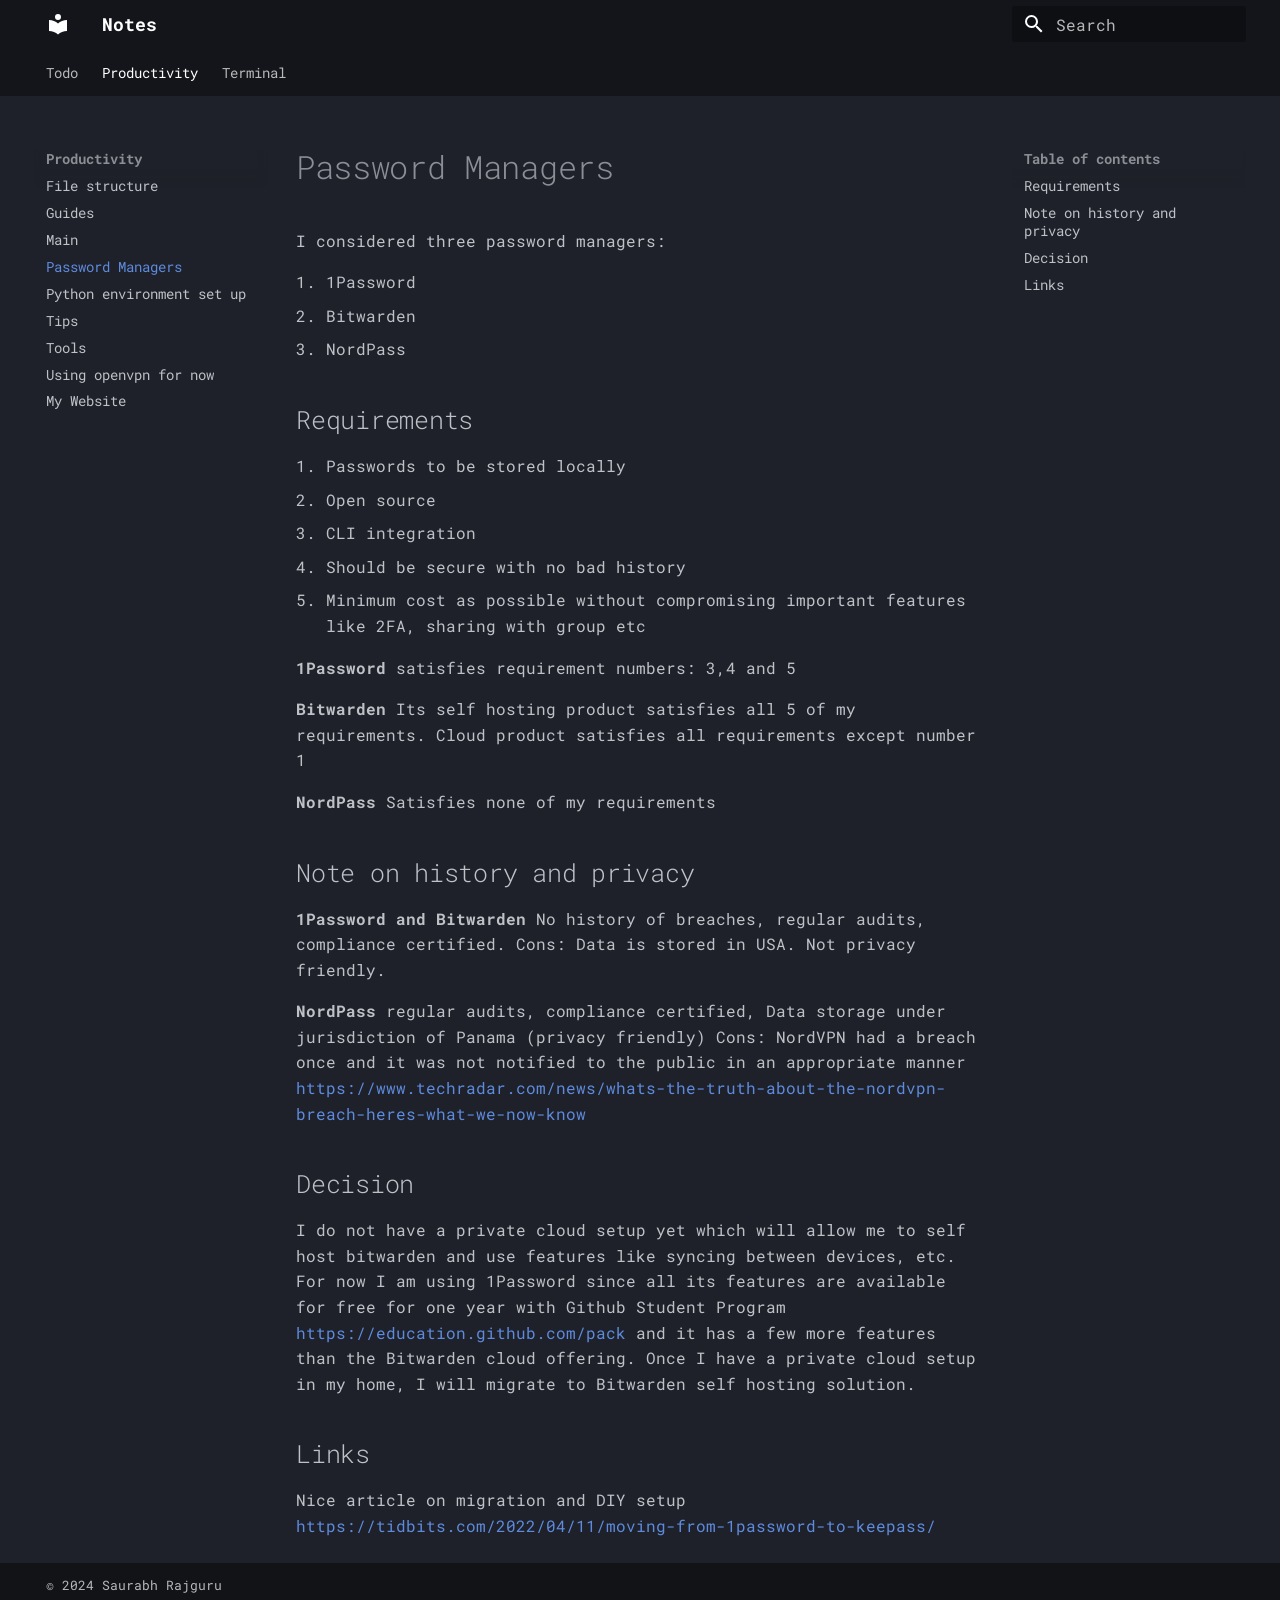
<file: productivity/password-manager/index.html>
<!doctype html>
<html lang="en" class="no-js">
  <head>
    
      <meta charset="utf-8">
      <meta name="viewport" content="width=device-width,initial-scale=1">
      
      
      
      
        <link rel="prev" href="../main/">
      
      
        <link rel="next" href="../python-environment/">
      
      
      <link rel="icon" href="../../assets/images/favicon.png">
      <meta name="generator" content="mkdocs-1.6.0, mkdocs-material-9.5.24">
    
    
      
        <title>Password Managers - Notes</title>
      
    
    
      <link rel="stylesheet" href="../../assets/stylesheets/main.6543a935.min.css">
      
        
        <link rel="stylesheet" href="../../assets/stylesheets/palette.06af60db.min.css">
      
      


    
    
      
    
    
      
        
        
        <link rel="preconnect" href="https://fonts.gstatic.com" crossorigin>
        <link rel="stylesheet" href="https://fonts.googleapis.com/css?family=Roboto+Mono:300,300i,400,400i,700,700i%7CRoboto+Mono:400,400i,700,700i&display=fallback">
        <style>:root{--md-text-font:"Roboto Mono";--md-code-font:"Roboto Mono"}</style>
      
    
    
      <link rel="stylesheet" href="../../css/excali.css">
    
    <script>__md_scope=new URL("../..",location),__md_hash=e=>[...e].reduce((e,_)=>(e<<5)-e+_.charCodeAt(0),0),__md_get=(e,_=localStorage,t=__md_scope)=>JSON.parse(_.getItem(t.pathname+"."+e)),__md_set=(e,_,t=localStorage,a=__md_scope)=>{try{t.setItem(a.pathname+"."+e,JSON.stringify(_))}catch(e){}}</script>
    
      

    
    
    
  </head>
  
  
    
    
    
    
    
    <body dir="ltr" data-md-color-scheme="slate" data-md-color-primary="black" data-md-color-accent="indigo">
  
    
    <input class="md-toggle" data-md-toggle="drawer" type="checkbox" id="__drawer" autocomplete="off">
    <input class="md-toggle" data-md-toggle="search" type="checkbox" id="__search" autocomplete="off">
    <label class="md-overlay" for="__drawer"></label>
    <div data-md-component="skip">
      
        
        <a href="#password-managers" class="md-skip">
          Skip to content
        </a>
      
    </div>
    <div data-md-component="announce">
      
    </div>
    
    
      

<header class="md-header" data-md-component="header">
  <nav class="md-header__inner md-grid" aria-label="Header">
    <a href="../.." title="Notes" class="md-header__button md-logo" aria-label="Notes" data-md-component="logo">
      
  
  <svg xmlns="http://www.w3.org/2000/svg" viewBox="0 0 24 24"><path d="M12 8a3 3 0 0 0 3-3 3 3 0 0 0-3-3 3 3 0 0 0-3 3 3 3 0 0 0 3 3m0 3.54C9.64 9.35 6.5 8 3 8v11c3.5 0 6.64 1.35 9 3.54 2.36-2.19 5.5-3.54 9-3.54V8c-3.5 0-6.64 1.35-9 3.54Z"/></svg>

    </a>
    <label class="md-header__button md-icon" for="__drawer">
      
      <svg xmlns="http://www.w3.org/2000/svg" viewBox="0 0 24 24"><path d="M3 6h18v2H3V6m0 5h18v2H3v-2m0 5h18v2H3v-2Z"/></svg>
    </label>
    <div class="md-header__title" data-md-component="header-title">
      <div class="md-header__ellipsis">
        <div class="md-header__topic">
          <span class="md-ellipsis">
            Notes
          </span>
        </div>
        <div class="md-header__topic" data-md-component="header-topic">
          <span class="md-ellipsis">
            
              Password Managers
            
          </span>
        </div>
      </div>
    </div>
    
      
    
    
    
    
      <label class="md-header__button md-icon" for="__search">
        
        <svg xmlns="http://www.w3.org/2000/svg" viewBox="0 0 24 24"><path d="M9.5 3A6.5 6.5 0 0 1 16 9.5c0 1.61-.59 3.09-1.56 4.23l.27.27h.79l5 5-1.5 1.5-5-5v-.79l-.27-.27A6.516 6.516 0 0 1 9.5 16 6.5 6.5 0 0 1 3 9.5 6.5 6.5 0 0 1 9.5 3m0 2C7 5 5 7 5 9.5S7 14 9.5 14 14 12 14 9.5 12 5 9.5 5Z"/></svg>
      </label>
      <div class="md-search" data-md-component="search" role="dialog">
  <label class="md-search__overlay" for="__search"></label>
  <div class="md-search__inner" role="search">
    <form class="md-search__form" name="search">
      <input type="text" class="md-search__input" name="query" aria-label="Search" placeholder="Search" autocapitalize="off" autocorrect="off" autocomplete="off" spellcheck="false" data-md-component="search-query" required>
      <label class="md-search__icon md-icon" for="__search">
        
        <svg xmlns="http://www.w3.org/2000/svg" viewBox="0 0 24 24"><path d="M9.5 3A6.5 6.5 0 0 1 16 9.5c0 1.61-.59 3.09-1.56 4.23l.27.27h.79l5 5-1.5 1.5-5-5v-.79l-.27-.27A6.516 6.516 0 0 1 9.5 16 6.5 6.5 0 0 1 3 9.5 6.5 6.5 0 0 1 9.5 3m0 2C7 5 5 7 5 9.5S7 14 9.5 14 14 12 14 9.5 12 5 9.5 5Z"/></svg>
        
        <svg xmlns="http://www.w3.org/2000/svg" viewBox="0 0 24 24"><path d="M20 11v2H8l5.5 5.5-1.42 1.42L4.16 12l7.92-7.92L13.5 5.5 8 11h12Z"/></svg>
      </label>
      <nav class="md-search__options" aria-label="Search">
        
        <button type="reset" class="md-search__icon md-icon" title="Clear" aria-label="Clear" tabindex="-1">
          
          <svg xmlns="http://www.w3.org/2000/svg" viewBox="0 0 24 24"><path d="M19 6.41 17.59 5 12 10.59 6.41 5 5 6.41 10.59 12 5 17.59 6.41 19 12 13.41 17.59 19 19 17.59 13.41 12 19 6.41Z"/></svg>
        </button>
      </nav>
      
    </form>
    <div class="md-search__output">
      <div class="md-search__scrollwrap" data-md-scrollfix>
        <div class="md-search-result" data-md-component="search-result">
          <div class="md-search-result__meta">
            Initializing search
          </div>
          <ol class="md-search-result__list" role="presentation"></ol>
        </div>
      </div>
    </div>
  </div>
</div>
    
    
  </nav>
  
</header>
    
    <div class="md-container" data-md-component="container">
      
      
        
          
            
<nav class="md-tabs" aria-label="Tabs" data-md-component="tabs">
  <div class="md-grid">
    <ul class="md-tabs__list">
      
        
  
  
  
    <li class="md-tabs__item">
      <a href="../.." class="md-tabs__link">
        
  
    
  
  Todo

      </a>
    </li>
  

      
        
  
  
    
  
  
    
    
      <li class="md-tabs__item md-tabs__item--active">
        <a href="../file-structure/" class="md-tabs__link">
          
  
  Productivity

        </a>
      </li>
    
  

      
        
  
  
  
    
    
      <li class="md-tabs__item">
        <a href="../../terminal/guides/" class="md-tabs__link">
          
  
  Terminal

        </a>
      </li>
    
  

      
    </ul>
  </div>
</nav>
          
        
      
      <main class="md-main" data-md-component="main">
        <div class="md-main__inner md-grid">
          
            
              
              <div class="md-sidebar md-sidebar--primary" data-md-component="sidebar" data-md-type="navigation" >
                <div class="md-sidebar__scrollwrap">
                  <div class="md-sidebar__inner">
                    


  


<nav class="md-nav md-nav--primary md-nav--lifted" aria-label="Navigation" data-md-level="0">
  <label class="md-nav__title" for="__drawer">
    <a href="../.." title="Notes" class="md-nav__button md-logo" aria-label="Notes" data-md-component="logo">
      
  
  <svg xmlns="http://www.w3.org/2000/svg" viewBox="0 0 24 24"><path d="M12 8a3 3 0 0 0 3-3 3 3 0 0 0-3-3 3 3 0 0 0-3 3 3 3 0 0 0 3 3m0 3.54C9.64 9.35 6.5 8 3 8v11c3.5 0 6.64 1.35 9 3.54 2.36-2.19 5.5-3.54 9-3.54V8c-3.5 0-6.64 1.35-9 3.54Z"/></svg>

    </a>
    Notes
  </label>
  
  <ul class="md-nav__list" data-md-scrollfix>
    
      
      
  
  
  
  
    <li class="md-nav__item">
      <a href="../.." class="md-nav__link">
        
  
  <span class="md-ellipsis">
    Todo
  </span>
  

      </a>
    </li>
  

    
      
      
  
  
    
  
  
  
    
    
    
      
        
        
      
      
        
      
    
    
    <li class="md-nav__item md-nav__item--active md-nav__item--section md-nav__item--nested">
      
        
        
        <input class="md-nav__toggle md-toggle " type="checkbox" id="__nav_2" checked>
        
          
          <label class="md-nav__link" for="__nav_2" id="__nav_2_label" tabindex="">
            
  
  <span class="md-ellipsis">
    Productivity
  </span>
  

            <span class="md-nav__icon md-icon"></span>
          </label>
        
        <nav class="md-nav" data-md-level="1" aria-labelledby="__nav_2_label" aria-expanded="true">
          <label class="md-nav__title" for="__nav_2">
            <span class="md-nav__icon md-icon"></span>
            Productivity
          </label>
          <ul class="md-nav__list" data-md-scrollfix>
            
              
                
  
  
  
  
    <li class="md-nav__item">
      <a href="../file-structure/" class="md-nav__link">
        
  
  <span class="md-ellipsis">
    File structure
  </span>
  

      </a>
    </li>
  

              
            
              
                
  
  
  
  
    <li class="md-nav__item">
      <a href="../guides/" class="md-nav__link">
        
  
  <span class="md-ellipsis">
    Guides
  </span>
  

      </a>
    </li>
  

              
            
              
                
  
  
  
  
    <li class="md-nav__item">
      <a href="../main/" class="md-nav__link">
        
  
  <span class="md-ellipsis">
    Main
  </span>
  

      </a>
    </li>
  

              
            
              
                
  
  
    
  
  
  
    <li class="md-nav__item md-nav__item--active">
      
      <input class="md-nav__toggle md-toggle" type="checkbox" id="__toc">
      
      
        
      
      
        <label class="md-nav__link md-nav__link--active" for="__toc">
          
  
  <span class="md-ellipsis">
    Password Managers
  </span>
  

          <span class="md-nav__icon md-icon"></span>
        </label>
      
      <a href="./" class="md-nav__link md-nav__link--active">
        
  
  <span class="md-ellipsis">
    Password Managers
  </span>
  

      </a>
      
        

<nav class="md-nav md-nav--secondary" aria-label="Table of contents">
  
  
  
    
  
  
    <label class="md-nav__title" for="__toc">
      <span class="md-nav__icon md-icon"></span>
      Table of contents
    </label>
    <ul class="md-nav__list" data-md-component="toc" data-md-scrollfix>
      
        <li class="md-nav__item">
  <a href="#requirements" class="md-nav__link">
    <span class="md-ellipsis">
      Requirements
    </span>
  </a>
  
</li>
      
        <li class="md-nav__item">
  <a href="#note-on-history-and-privacy" class="md-nav__link">
    <span class="md-ellipsis">
      Note on history and privacy
    </span>
  </a>
  
</li>
      
        <li class="md-nav__item">
  <a href="#decision" class="md-nav__link">
    <span class="md-ellipsis">
      Decision
    </span>
  </a>
  
</li>
      
        <li class="md-nav__item">
  <a href="#links" class="md-nav__link">
    <span class="md-ellipsis">
      Links
    </span>
  </a>
  
</li>
      
    </ul>
  
</nav>
      
    </li>
  

              
            
              
                
  
  
  
  
    <li class="md-nav__item">
      <a href="../python-environment/" class="md-nav__link">
        
  
  <span class="md-ellipsis">
    Python environment set up
  </span>
  

      </a>
    </li>
  

              
            
              
                
  
  
  
  
    <li class="md-nav__item">
      <a href="../tips/" class="md-nav__link">
        
  
  <span class="md-ellipsis">
    Tips
  </span>
  

      </a>
    </li>
  

              
            
              
                
  
  
  
  
    <li class="md-nav__item">
      <a href="../tools/" class="md-nav__link">
        
  
  <span class="md-ellipsis">
    Tools
  </span>
  

      </a>
    </li>
  

              
            
              
                
  
  
  
  
    <li class="md-nav__item">
      <a href="../vpn-set-up/" class="md-nav__link">
        
  
  <span class="md-ellipsis">
    Using openvpn for now
  </span>
  

      </a>
    </li>
  

              
            
              
                
  
  
  
  
    <li class="md-nav__item">
      <a href="../website/" class="md-nav__link">
        
  
  <span class="md-ellipsis">
    My Website
  </span>
  

      </a>
    </li>
  

              
            
          </ul>
        </nav>
      
    </li>
  

    
      
      
  
  
  
  
    
    
    
      
      
        
      
    
    
    <li class="md-nav__item md-nav__item--nested">
      
        
        
        <input class="md-nav__toggle md-toggle " type="checkbox" id="__nav_3" >
        
          
          <label class="md-nav__link" for="__nav_3" id="__nav_3_label" tabindex="0">
            
  
  <span class="md-ellipsis">
    Terminal
  </span>
  

            <span class="md-nav__icon md-icon"></span>
          </label>
        
        <nav class="md-nav" data-md-level="1" aria-labelledby="__nav_3_label" aria-expanded="false">
          <label class="md-nav__title" for="__nav_3">
            <span class="md-nav__icon md-icon"></span>
            Terminal
          </label>
          <ul class="md-nav__list" data-md-scrollfix>
            
              
                
  
  
  
  
    <li class="md-nav__item">
      <a href="../../terminal/guides/" class="md-nav__link">
        
  
  <span class="md-ellipsis">
    Guides
  </span>
  

      </a>
    </li>
  

              
            
              
                
  
  
  
  
    <li class="md-nav__item">
      <a href="../../terminal/package_manager/" class="md-nav__link">
        
  
  <span class="md-ellipsis">
    Package manager
  </span>
  

      </a>
    </li>
  

              
            
              
                
  
  
  
  
    <li class="md-nav__item">
      <a href="../../terminal/tools/" class="md-nav__link">
        
  
  <span class="md-ellipsis">
    Tools
  </span>
  

      </a>
    </li>
  

              
            
          </ul>
        </nav>
      
    </li>
  

    
  </ul>
</nav>
                  </div>
                </div>
              </div>
            
            
              
              <div class="md-sidebar md-sidebar--secondary" data-md-component="sidebar" data-md-type="toc" >
                <div class="md-sidebar__scrollwrap">
                  <div class="md-sidebar__inner">
                    

<nav class="md-nav md-nav--secondary" aria-label="Table of contents">
  
  
  
    
  
  
    <label class="md-nav__title" for="__toc">
      <span class="md-nav__icon md-icon"></span>
      Table of contents
    </label>
    <ul class="md-nav__list" data-md-component="toc" data-md-scrollfix>
      
        <li class="md-nav__item">
  <a href="#requirements" class="md-nav__link">
    <span class="md-ellipsis">
      Requirements
    </span>
  </a>
  
</li>
      
        <li class="md-nav__item">
  <a href="#note-on-history-and-privacy" class="md-nav__link">
    <span class="md-ellipsis">
      Note on history and privacy
    </span>
  </a>
  
</li>
      
        <li class="md-nav__item">
  <a href="#decision" class="md-nav__link">
    <span class="md-ellipsis">
      Decision
    </span>
  </a>
  
</li>
      
        <li class="md-nav__item">
  <a href="#links" class="md-nav__link">
    <span class="md-ellipsis">
      Links
    </span>
  </a>
  
</li>
      
    </ul>
  
</nav>
                  </div>
                </div>
              </div>
            
          
          
            <div class="md-content" data-md-component="content">
              <article class="md-content__inner md-typeset">
                
                  


<h1 id="password-managers">Password Managers</h1>
<p>I considered three password managers: </p>
<ol>
<li>1Password</li>
<li>Bitwarden</li>
<li>NordPass</li>
</ol>
<h2 id="requirements">Requirements</h2>
<ol>
<li>Passwords to be stored locally</li>
<li>Open source</li>
<li>CLI integration</li>
<li>Should be secure with no bad history</li>
<li>Minimum cost as possible without compromising important features like 2FA, sharing with group etc</li>
</ol>
<p><strong>1Password</strong>
satisfies requirement numbers: 3,4 and 5</p>
<p><strong>Bitwarden</strong>
Its self hosting product satisfies all 5 of my requirements.
Cloud product satisfies all requirements except number 1</p>
<p><strong>NordPass</strong>
Satisfies none of my requirements</p>
<h2 id="note-on-history-and-privacy">Note on history and privacy</h2>
<p><strong>1Password and Bitwarden</strong>
No history of breaches, regular audits, compliance certified.
Cons:
Data is stored in USA. Not privacy friendly.</p>
<p><strong>NordPass</strong>
regular audits, compliance certified, Data storage under jurisdiction of Panama (privacy friendly)
Cons:
NordVPN had a breach once and it was not notified to the public in an appropriate manner <a href="https://www.techradar.com/news/whats-the-truth-about-the-nordvpn-breach-heres-what-we-now-know">https://www.techradar.com/news/whats-the-truth-about-the-nordvpn-breach-heres-what-we-now-know</a></p>
<h2 id="decision">Decision</h2>
<p>I do not have a private cloud setup yet which will allow me to self host bitwarden and use features like syncing between devices, etc.
For now I am using 1Password since all its features are available for free for one year with Github Student Program <a href="https://education.github.com/pack">https://education.github.com/pack</a> and it has a few more features than the Bitwarden cloud offering.
Once I have a private cloud setup in my home, I will migrate to Bitwarden self hosting solution.</p>
<h2 id="links">Links</h2>
<p>Nice article on migration and DIY setup <a href="https://tidbits.com/2022/04/11/moving-from-1password-to-keepass/">https://tidbits.com/2022/04/11/moving-from-1password-to-keepass/</a></p>












                
              </article>
            </div>
          
          
<script>var target=document.getElementById(location.hash.slice(1));target&&target.name&&(target.checked=target.name.startsWith("__tabbed_"))</script>
        </div>
        
          <button type="button" class="md-top md-icon" data-md-component="top" hidden>
  
  <svg xmlns="http://www.w3.org/2000/svg" viewBox="0 0 24 24"><path d="M13 20h-2V8l-5.5 5.5-1.42-1.42L12 4.16l7.92 7.92-1.42 1.42L13 8v12Z"/></svg>
  Back to top
</button>
        
      </main>
      
        <footer class="md-footer">
  
  <div class="md-footer-meta md-typeset">
    <div class="md-footer-meta__inner md-grid">
      <div class="md-copyright">
  
    <div class="md-copyright__highlight">
      &copy; 2024 Saurabh Rajguru
    </div>
  
  
</div>
      
    </div>
  </div>
</footer>
      
    </div>
    <div class="md-dialog" data-md-component="dialog">
      <div class="md-dialog__inner md-typeset"></div>
    </div>
    
    
    <script id="__config" type="application/json">{"base": "../..", "features": ["navigation.tabs", "navigation.sections", "navigation.top", "header.autohide"], "search": "../../assets/javascripts/workers/search.b8dbb3d2.min.js", "translations": {"clipboard.copied": "Copied to clipboard", "clipboard.copy": "Copy to clipboard", "search.result.more.one": "1 more on this page", "search.result.more.other": "# more on this page", "search.result.none": "No matching documents", "search.result.one": "1 matching document", "search.result.other": "# matching documents", "search.result.placeholder": "Type to start searching", "search.result.term.missing": "Missing", "select.version": "Select version"}}</script>
    
    
      <script src="../../assets/javascripts/bundle.081f42fc.min.js"></script>
      
        <script src="../../js/mathjax_config.js"></script>
      
        <script src="../../js/mathjax@3.2.2/es5/tex-mml-chtml.js"></script>
      
    
  </body>
</html>
</file>
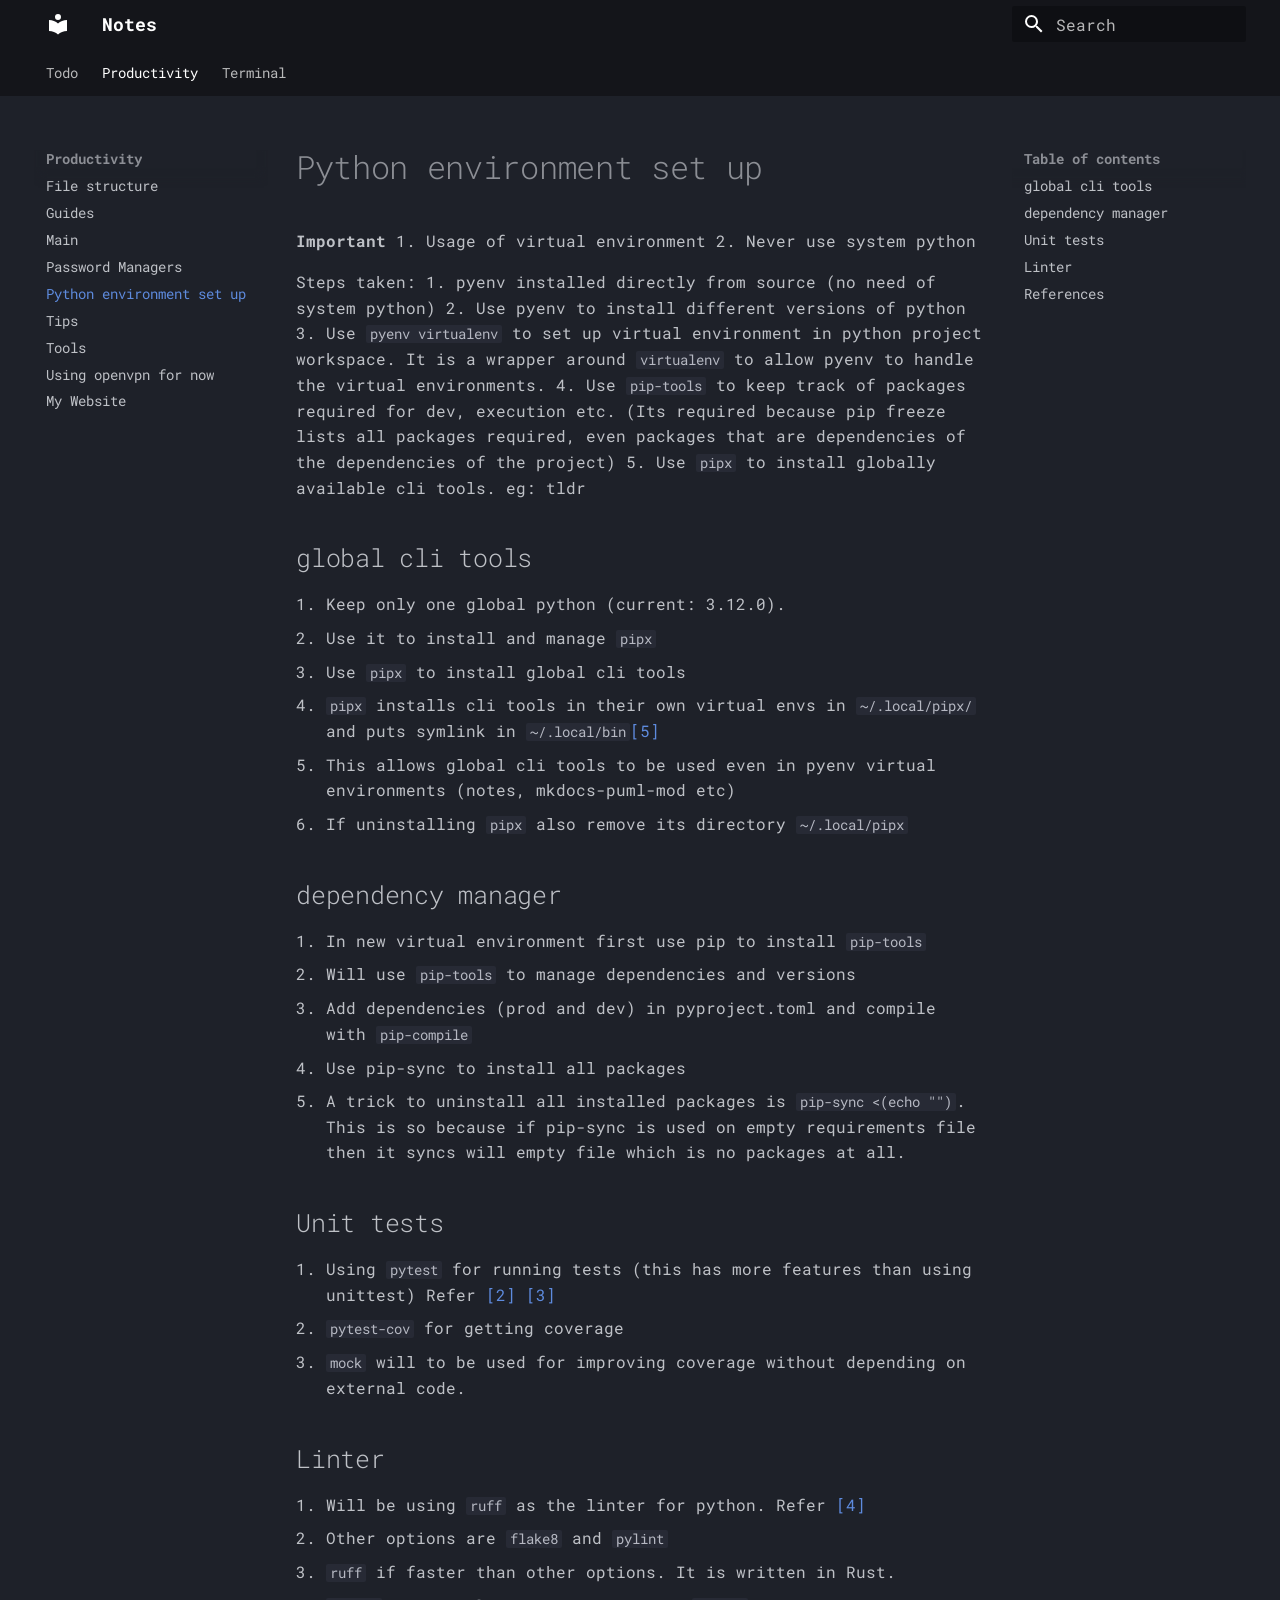
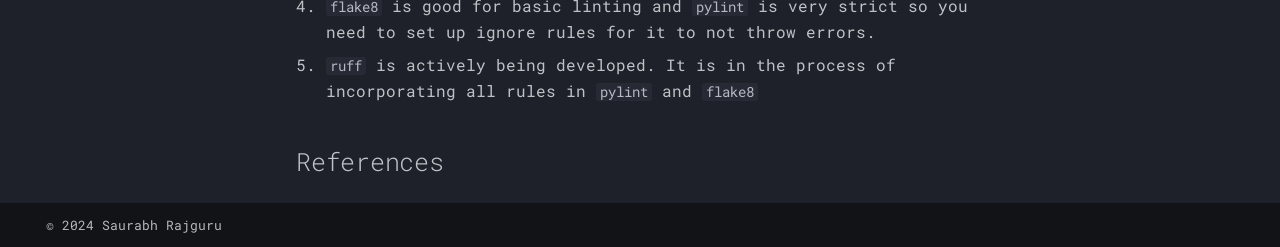
<file: productivity/python-environment/index.html>
<!DOCTYPE html>

<html class="no-js" lang="en">
<head>
<meta charset="utf-8"/>
<meta content="width=device-width,initial-scale=1" name="viewport"/>
<link href="../password-manager/" rel="prev"/>
<link href="../tips/" rel="next"/>
<link href="../../assets/images/favicon.png" rel="icon"/>
<meta content="mkdocs-1.6.0, mkdocs-material-9.5.24" name="generator"/>
<title>Python environment set up - Notes</title>
<link href="../../assets/stylesheets/main.6543a935.min.css" rel="stylesheet"/>
<link href="../../assets/stylesheets/palette.06af60db.min.css" rel="stylesheet"/>
<link crossorigin="" href="https://fonts.gstatic.com" rel="preconnect"/>
<link href="https://fonts.googleapis.com/css?family=Roboto+Mono:300,300i,400,400i,700,700i%7CRoboto+Mono:400,400i,700,700i&amp;display=fallback" rel="stylesheet"/>
<style>:root{--md-text-font:"Roboto Mono";--md-code-font:"Roboto Mono"}</style>
<link href="../../css/excali.css" rel="stylesheet"/>
<script>__md_scope=new URL("../..",location),__md_hash=e=>[...e].reduce((e,_)=>(e<<5)-e+_.charCodeAt(0),0),__md_get=(e,_=localStorage,t=__md_scope)=>JSON.parse(_.getItem(t.pathname+"."+e)),__md_set=(e,_,t=localStorage,a=__md_scope)=>{try{t.setItem(a.pathname+"."+e,JSON.stringify(_))}catch(e){}}</script>
</head>
<body data-md-color-accent="indigo" data-md-color-primary="black" data-md-color-scheme="slate" dir="ltr">
<input autocomplete="off" class="md-toggle" data-md-toggle="drawer" id="__drawer" type="checkbox"/>
<input autocomplete="off" class="md-toggle" data-md-toggle="search" id="__search" type="checkbox"/>
<label class="md-overlay" for="__drawer"></label>
<div data-md-component="skip">
<a class="md-skip" href="#python-environment-set-up">
          Skip to content
        </a>
</div>
<div data-md-component="announce">
</div>
<header class="md-header" data-md-component="header">
<nav aria-label="Header" class="md-header__inner md-grid">
<a aria-label="Notes" class="md-header__button md-logo" data-md-component="logo" href="../.." title="Notes">
<svg viewbox="0 0 24 24" xmlns="http://www.w3.org/2000/svg"><path d="M12 8a3 3 0 0 0 3-3 3 3 0 0 0-3-3 3 3 0 0 0-3 3 3 3 0 0 0 3 3m0 3.54C9.64 9.35 6.5 8 3 8v11c3.5 0 6.64 1.35 9 3.54 2.36-2.19 5.5-3.54 9-3.54V8c-3.5 0-6.64 1.35-9 3.54Z"></path></svg>
</a>
<label class="md-header__button md-icon" for="__drawer">
<svg viewbox="0 0 24 24" xmlns="http://www.w3.org/2000/svg"><path d="M3 6h18v2H3V6m0 5h18v2H3v-2m0 5h18v2H3v-2Z"></path></svg>
</label>
<div class="md-header__title" data-md-component="header-title">
<div class="md-header__ellipsis">
<div class="md-header__topic">
<span class="md-ellipsis">
            Notes
          </span>
</div>
<div class="md-header__topic" data-md-component="header-topic">
<span class="md-ellipsis">
            
              Python environment set up
            
          </span>
</div>
</div>
</div>
<label class="md-header__button md-icon" for="__search">
<svg viewbox="0 0 24 24" xmlns="http://www.w3.org/2000/svg"><path d="M9.5 3A6.5 6.5 0 0 1 16 9.5c0 1.61-.59 3.09-1.56 4.23l.27.27h.79l5 5-1.5 1.5-5-5v-.79l-.27-.27A6.516 6.516 0 0 1 9.5 16 6.5 6.5 0 0 1 3 9.5 6.5 6.5 0 0 1 9.5 3m0 2C7 5 5 7 5 9.5S7 14 9.5 14 14 12 14 9.5 12 5 9.5 5Z"></path></svg>
</label>
<div class="md-search" data-md-component="search" role="dialog">
<label class="md-search__overlay" for="__search"></label>
<div class="md-search__inner" role="search">
<form class="md-search__form" name="search">
<input aria-label="Search" autocapitalize="off" autocomplete="off" autocorrect="off" class="md-search__input" data-md-component="search-query" name="query" placeholder="Search" required="" spellcheck="false" type="text"/>
<label class="md-search__icon md-icon" for="__search">
<svg viewbox="0 0 24 24" xmlns="http://www.w3.org/2000/svg"><path d="M9.5 3A6.5 6.5 0 0 1 16 9.5c0 1.61-.59 3.09-1.56 4.23l.27.27h.79l5 5-1.5 1.5-5-5v-.79l-.27-.27A6.516 6.516 0 0 1 9.5 16 6.5 6.5 0 0 1 3 9.5 6.5 6.5 0 0 1 9.5 3m0 2C7 5 5 7 5 9.5S7 14 9.5 14 14 12 14 9.5 12 5 9.5 5Z"></path></svg>
<svg viewbox="0 0 24 24" xmlns="http://www.w3.org/2000/svg"><path d="M20 11v2H8l5.5 5.5-1.42 1.42L4.16 12l7.92-7.92L13.5 5.5 8 11h12Z"></path></svg>
</label>
<nav aria-label="Search" class="md-search__options">
<button aria-label="Clear" class="md-search__icon md-icon" tabindex="-1" title="Clear" type="reset">
<svg viewbox="0 0 24 24" xmlns="http://www.w3.org/2000/svg"><path d="M19 6.41 17.59 5 12 10.59 6.41 5 5 6.41 10.59 12 5 17.59 6.41 19 12 13.41 17.59 19 19 17.59 13.41 12 19 6.41Z"></path></svg>
</button>
</nav>
</form>
<div class="md-search__output">
<div class="md-search__scrollwrap" data-md-scrollfix="">
<div class="md-search-result" data-md-component="search-result">
<div class="md-search-result__meta">
            Initializing search
          </div>
<ol class="md-search-result__list" role="presentation"></ol>
</div>
</div>
</div>
</div>
</div>
</nav>
</header>
<div class="md-container" data-md-component="container">
<nav aria-label="Tabs" class="md-tabs" data-md-component="tabs">
<div class="md-grid">
<ul class="md-tabs__list">
<li class="md-tabs__item">
<a class="md-tabs__link" href="../..">
        
  
    
  
  Todo

      </a>
</li>
<li class="md-tabs__item md-tabs__item--active">
<a class="md-tabs__link" href="../file-structure/">
          
  
  Productivity

        </a>
</li>
<li class="md-tabs__item">
<a class="md-tabs__link" href="../../terminal/guides/">
          
  
  Terminal

        </a>
</li>
</ul>
</div>
</nav>
<main class="md-main" data-md-component="main">
<div class="md-main__inner md-grid">
<div class="md-sidebar md-sidebar--primary" data-md-component="sidebar" data-md-type="navigation">
<div class="md-sidebar__scrollwrap">
<div class="md-sidebar__inner">
<nav aria-label="Navigation" class="md-nav md-nav--primary md-nav--lifted" data-md-level="0">
<label class="md-nav__title" for="__drawer">
<a aria-label="Notes" class="md-nav__button md-logo" data-md-component="logo" href="../.." title="Notes">
<svg viewbox="0 0 24 24" xmlns="http://www.w3.org/2000/svg"><path d="M12 8a3 3 0 0 0 3-3 3 3 0 0 0-3-3 3 3 0 0 0-3 3 3 3 0 0 0 3 3m0 3.54C9.64 9.35 6.5 8 3 8v11c3.5 0 6.64 1.35 9 3.54 2.36-2.19 5.5-3.54 9-3.54V8c-3.5 0-6.64 1.35-9 3.54Z"></path></svg>
</a>
    Notes
  </label>
<ul class="md-nav__list" data-md-scrollfix="">
<li class="md-nav__item">
<a class="md-nav__link" href="../..">
<span class="md-ellipsis">
    Todo
  </span>
</a>
</li>
<li class="md-nav__item md-nav__item--active md-nav__item--section md-nav__item--nested">
<input checked="" class="md-nav__toggle md-toggle" id="__nav_2" type="checkbox"/>
<label class="md-nav__link" for="__nav_2" id="__nav_2_label" tabindex="">
<span class="md-ellipsis">
    Productivity
  </span>
<span class="md-nav__icon md-icon"></span>
</label>
<nav aria-expanded="true" aria-labelledby="__nav_2_label" class="md-nav" data-md-level="1">
<label class="md-nav__title" for="__nav_2">
<span class="md-nav__icon md-icon"></span>
            Productivity
          </label>
<ul class="md-nav__list" data-md-scrollfix="">
<li class="md-nav__item">
<a class="md-nav__link" href="../file-structure/">
<span class="md-ellipsis">
    File structure
  </span>
</a>
</li>
<li class="md-nav__item">
<a class="md-nav__link" href="../guides/">
<span class="md-ellipsis">
    Guides
  </span>
</a>
</li>
<li class="md-nav__item">
<a class="md-nav__link" href="../main/">
<span class="md-ellipsis">
    Main
  </span>
</a>
</li>
<li class="md-nav__item">
<a class="md-nav__link" href="../password-manager/">
<span class="md-ellipsis">
    Password Managers
  </span>
</a>
</li>
<li class="md-nav__item md-nav__item--active">
<input class="md-nav__toggle md-toggle" id="__toc" type="checkbox"/>
<label class="md-nav__link md-nav__link--active" for="__toc">
<span class="md-ellipsis">
    Python environment set up
  </span>
<span class="md-nav__icon md-icon"></span>
</label>
<a class="md-nav__link md-nav__link--active" href="./">
<span class="md-ellipsis">
    Python environment set up
  </span>
</a>
<nav aria-label="Table of contents" class="md-nav md-nav--secondary">
<label class="md-nav__title" for="__toc">
<span class="md-nav__icon md-icon"></span>
      Table of contents
    </label>
<ul class="md-nav__list" data-md-component="toc" data-md-scrollfix="">
<li class="md-nav__item">
<a class="md-nav__link" href="#global-cli-tools">
<span class="md-ellipsis">
      global cli tools
    </span>
</a>
</li>
<li class="md-nav__item">
<a class="md-nav__link" href="#dependency-manager">
<span class="md-ellipsis">
      dependency manager
    </span>
</a>
</li>
<li class="md-nav__item">
<a class="md-nav__link" href="#unit-tests">
<span class="md-ellipsis">
      Unit tests
    </span>
</a>
</li>
<li class="md-nav__item">
<a class="md-nav__link" href="#linter">
<span class="md-ellipsis">
      Linter
    </span>
</a>
</li>
<li class="md-nav__item">
<a class="md-nav__link" href="#references">
<span class="md-ellipsis">
      References
    </span>
</a>
</li>
</ul>
</nav>
</li>
<li class="md-nav__item">
<a class="md-nav__link" href="../tips/">
<span class="md-ellipsis">
    Tips
  </span>
</a>
</li>
<li class="md-nav__item">
<a class="md-nav__link" href="../tools/">
<span class="md-ellipsis">
    Tools
  </span>
</a>
</li>
<li class="md-nav__item">
<a class="md-nav__link" href="../vpn-set-up/">
<span class="md-ellipsis">
    Using openvpn for now
  </span>
</a>
</li>
<li class="md-nav__item">
<a class="md-nav__link" href="../website/">
<span class="md-ellipsis">
    My Website
  </span>
</a>
</li>
</ul>
</nav>
</li>
<li class="md-nav__item md-nav__item--nested">
<input class="md-nav__toggle md-toggle" id="__nav_3" type="checkbox"/>
<label class="md-nav__link" for="__nav_3" id="__nav_3_label" tabindex="0">
<span class="md-ellipsis">
    Terminal
  </span>
<span class="md-nav__icon md-icon"></span>
</label>
<nav aria-expanded="false" aria-labelledby="__nav_3_label" class="md-nav" data-md-level="1">
<label class="md-nav__title" for="__nav_3">
<span class="md-nav__icon md-icon"></span>
            Terminal
          </label>
<ul class="md-nav__list" data-md-scrollfix="">
<li class="md-nav__item">
<a class="md-nav__link" href="../../terminal/guides/">
<span class="md-ellipsis">
    Guides
  </span>
</a>
</li>
<li class="md-nav__item">
<a class="md-nav__link" href="../../terminal/package_manager/">
<span class="md-ellipsis">
    Package manager
  </span>
</a>
</li>
<li class="md-nav__item">
<a class="md-nav__link" href="../../terminal/tools/">
<span class="md-ellipsis">
    Tools
  </span>
</a>
</li>
</ul>
</nav>
</li>
</ul>
</nav>
</div>
</div>
</div>
<div class="md-sidebar md-sidebar--secondary" data-md-component="sidebar" data-md-type="toc">
<div class="md-sidebar__scrollwrap">
<div class="md-sidebar__inner">
<nav aria-label="Table of contents" class="md-nav md-nav--secondary">
<label class="md-nav__title" for="__toc">
<span class="md-nav__icon md-icon"></span>
      Table of contents
    </label>
<ul class="md-nav__list" data-md-component="toc" data-md-scrollfix="">
<li class="md-nav__item">
<a class="md-nav__link" href="#global-cli-tools">
<span class="md-ellipsis">
      global cli tools
    </span>
</a>
</li>
<li class="md-nav__item">
<a class="md-nav__link" href="#dependency-manager">
<span class="md-ellipsis">
      dependency manager
    </span>
</a>
</li>
<li class="md-nav__item">
<a class="md-nav__link" href="#unit-tests">
<span class="md-ellipsis">
      Unit tests
    </span>
</a>
</li>
<li class="md-nav__item">
<a class="md-nav__link" href="#linter">
<span class="md-ellipsis">
      Linter
    </span>
</a>
</li>
<li class="md-nav__item">
<a class="md-nav__link" href="#references">
<span class="md-ellipsis">
      References
    </span>
</a>
</li>
</ul>
</nav>
</div>
</div>
</div>
<div class="md-content" data-md-component="content">
<article class="md-content__inner md-typeset">
<h1 id="python-environment-set-up">Python environment set up</h1>
<p><strong>Important</strong>
1. Usage of virtual environment
2. Never use system python</p>
<p>Steps taken:
1. pyenv installed directly from source (no need of system python)
2. Use pyenv to install different versions of python
3. Use <code>pyenv virtualenv</code> to set up virtual environment in python project workspace. It is a wrapper around <code>virtualenv</code> to allow pyenv to handle the virtual environments.
4. Use <code>pip-tools</code> to keep track of packages required for dev, execution etc. (Its required because pip freeze lists all packages required, even packages that are dependencies of the dependencies of the project)
5. Use <code>pipx</code> to install globally available cli tools. eg: tldr</p>
<h2 id="global-cli-tools">global cli tools</h2>
<ol>
<li>Keep only one global python (current: 3.12.0).</li>
<li>Use it to install and manage <code>pipx</code></li>
<li>Use <code>pipx</code> to install global cli tools</li>
<li><code>pipx</code> installs cli tools in their own virtual envs in <code>~/.local/pipx/</code> and puts symlink in <code>~/.local/bin</code><a href="https://pypa.github.io/pipx/how-pipx-works/">[5]</a></li>
<li>This allows global cli tools to be used even in pyenv virtual environments (notes, mkdocs-puml-mod etc)</li>
<li>If uninstalling <code>pipx</code> also remove its directory <code>~/.local/pipx</code></li>
</ol>
<h2 id="dependency-manager">dependency manager</h2>
<ol>
<li>In new virtual environment first use pip to install <code>pip-tools</code></li>
<li>Will use <code>pip-tools</code> to manage dependencies and versions</li>
<li>Add dependencies (prod and dev) in pyproject.toml and compile with <code>pip-compile</code></li>
<li>Use pip-sync to install all packages</li>
<li>A trick to uninstall all installed packages is <code>pip-sync &lt;(echo "")</code>. This is so because if pip-sync is used on empty requirements file then it syncs will empty file which is no packages at all.</li>
</ol>
<h2 id="unit-tests">Unit tests</h2>
<ol>
<li>Using <code>pytest</code> for running tests (this has more features than using unittest) Refer <a href="https://nedbatchelder.com/text/test3.html">[2]</a> <a href="https://docs.python-guide.org/writing/tests/">[3]</a></li>
<li><code>pytest-cov</code> for getting coverage</li>
<li><code>mock</code> will to be used for improving coverage without depending on external code.</li>
</ol>
<h2 id="linter">Linter</h2>
<ol>
<li>Will be using <code>ruff</code> as the linter for python. Refer <a href="https://github.com/astral-sh/ruff">[4]</a></li>
<li>Other options are <code>flake8</code> and <code>pylint</code></li>
<li><code>ruff</code> if faster than other options. It is written in Rust.</li>
<li><code>flake8</code> is good for basic linting and <code>pylint</code> is very strict so you need to set up ignore rules for it to not throw errors.</li>
<li><code>ruff</code> is actively being developed. It is in the process of incorporating all rules in <code>pylint</code> and <code>flake8</code></li>
</ol>
<h2 id="references">References</h2>
</article>
</div>
<script>var target=document.getElementById(location.hash.slice(1));target&&target.name&&(target.checked=target.name.startsWith("__tabbed_"))</script>
</div>
<button class="md-top md-icon" data-md-component="top" hidden="" type="button">
<svg viewbox="0 0 24 24" xmlns="http://www.w3.org/2000/svg"><path d="M13 20h-2V8l-5.5 5.5-1.42-1.42L12 4.16l7.92 7.92-1.42 1.42L13 8v12Z"></path></svg>
  Back to top
</button>
</main>
<footer class="md-footer">
<div class="md-footer-meta md-typeset">
<div class="md-footer-meta__inner md-grid">
<div class="md-copyright">
<div class="md-copyright__highlight">
      © 2024 Saurabh Rajguru
    </div>
</div>
</div>
</div>
</footer>
</div>
<div class="md-dialog" data-md-component="dialog">
<div class="md-dialog__inner md-typeset"></div>
</div>
<script id="__config" type="application/json">{"base": "../..", "features": ["navigation.tabs", "navigation.sections", "navigation.top", "header.autohide"], "search": "../../assets/javascripts/workers/search.b8dbb3d2.min.js", "translations": {"clipboard.copied": "Copied to clipboard", "clipboard.copy": "Copy to clipboard", "search.result.more.one": "1 more on this page", "search.result.more.other": "# more on this page", "search.result.none": "No matching documents", "search.result.one": "1 matching document", "search.result.other": "# matching documents", "search.result.placeholder": "Type to start searching", "search.result.term.missing": "Missing", "select.version": "Select version"}}</script>
<script src="../../assets/javascripts/bundle.081f42fc.min.js"></script>
<script src="../../js/mathjax_config.js"></script>
<script src="../../js/mathjax@3.2.2/es5/tex-mml-chtml.js"></script>
</body>
</html>
</file>
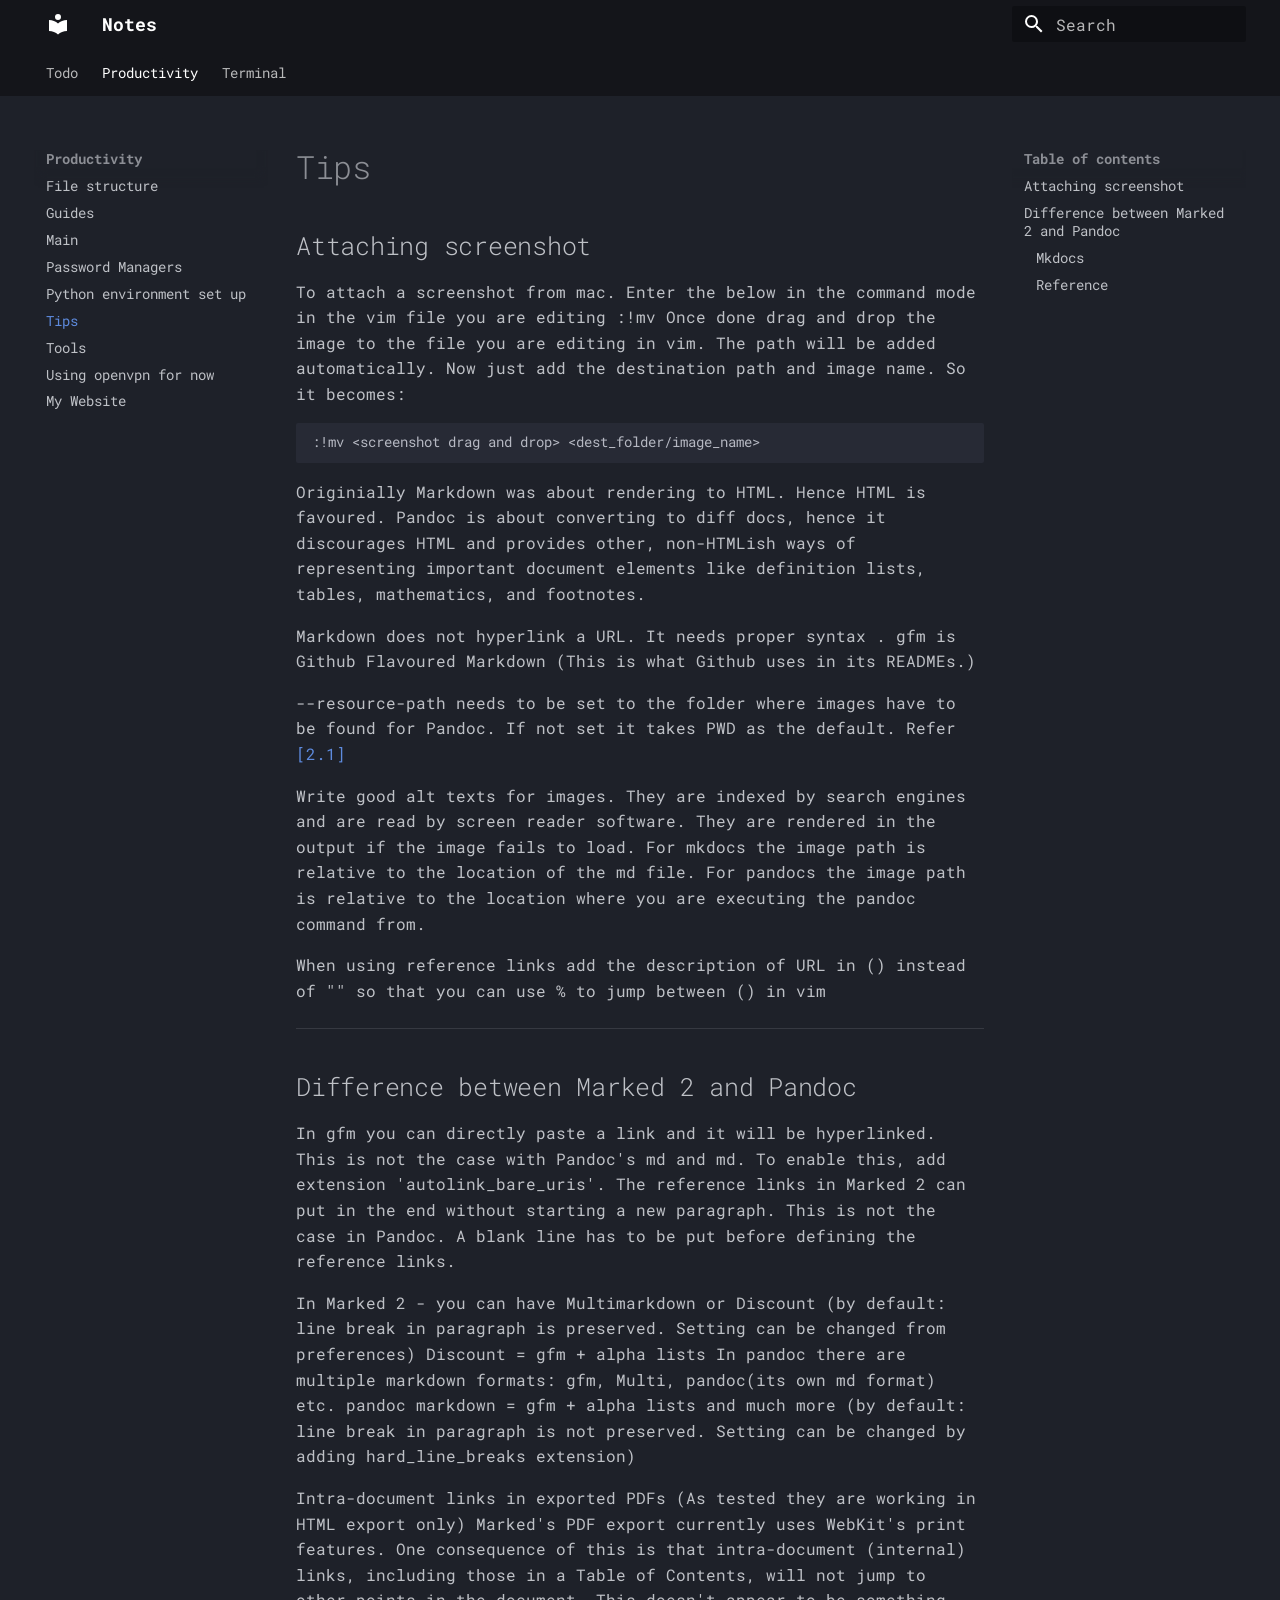
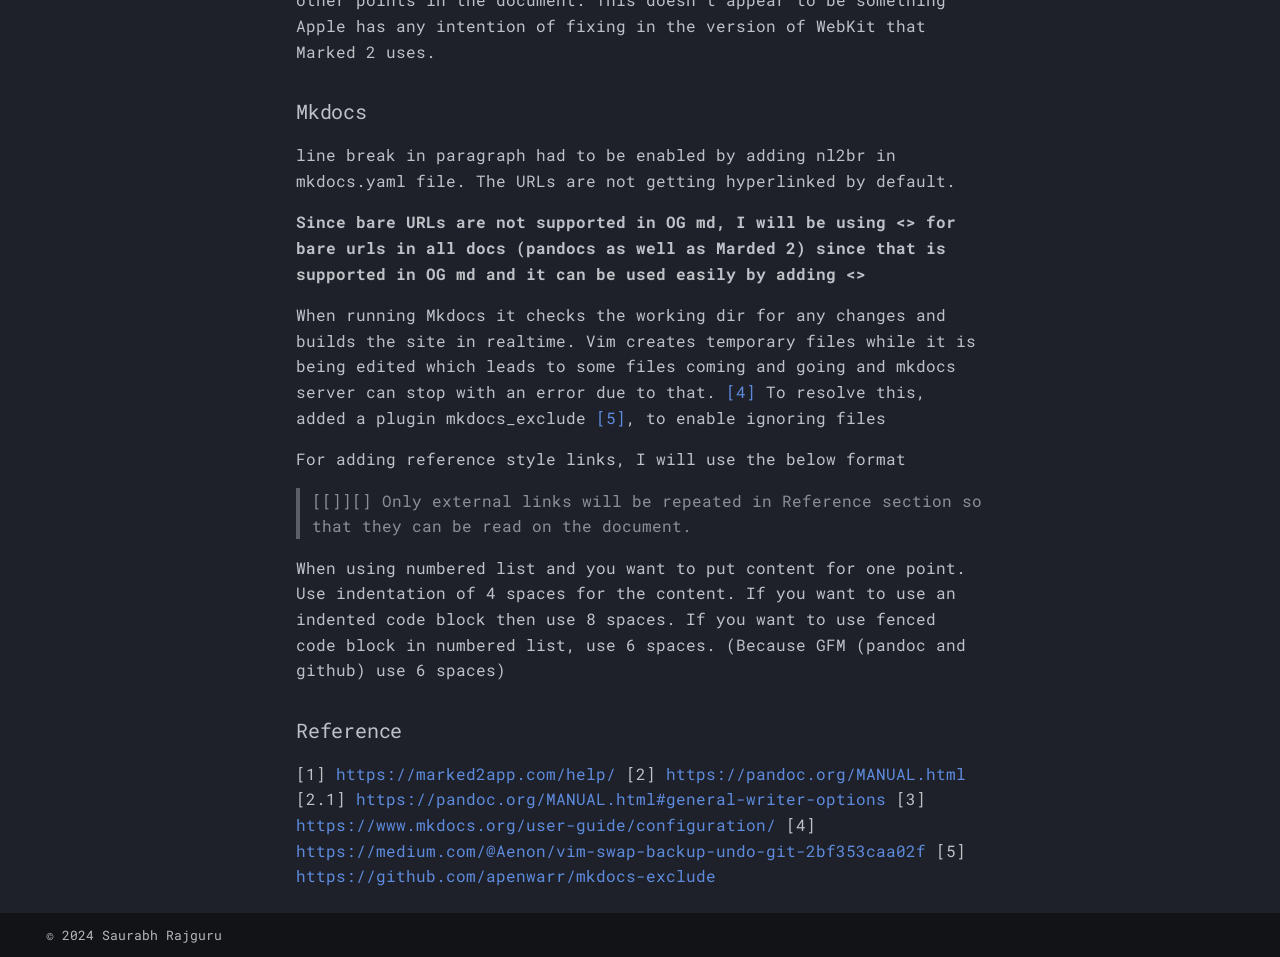
<file: productivity/tips/index.html>
<!doctype html>
<html lang="en" class="no-js">
  <head>
    
      <meta charset="utf-8">
      <meta name="viewport" content="width=device-width,initial-scale=1">
      
      
      
      
        <link rel="prev" href="../python-environment/">
      
      
        <link rel="next" href="../tools/">
      
      
      <link rel="icon" href="../../assets/images/favicon.png">
      <meta name="generator" content="mkdocs-1.6.0, mkdocs-material-9.5.24">
    
    
      
        <title>Tips - Notes</title>
      
    
    
      <link rel="stylesheet" href="../../assets/stylesheets/main.6543a935.min.css">
      
        
        <link rel="stylesheet" href="../../assets/stylesheets/palette.06af60db.min.css">
      
      


    
    
      
    
    
      
        
        
        <link rel="preconnect" href="https://fonts.gstatic.com" crossorigin>
        <link rel="stylesheet" href="https://fonts.googleapis.com/css?family=Roboto+Mono:300,300i,400,400i,700,700i%7CRoboto+Mono:400,400i,700,700i&display=fallback">
        <style>:root{--md-text-font:"Roboto Mono";--md-code-font:"Roboto Mono"}</style>
      
    
    
      <link rel="stylesheet" href="../../css/excali.css">
    
    <script>__md_scope=new URL("../..",location),__md_hash=e=>[...e].reduce((e,_)=>(e<<5)-e+_.charCodeAt(0),0),__md_get=(e,_=localStorage,t=__md_scope)=>JSON.parse(_.getItem(t.pathname+"."+e)),__md_set=(e,_,t=localStorage,a=__md_scope)=>{try{t.setItem(a.pathname+"."+e,JSON.stringify(_))}catch(e){}}</script>
    
      

    
    
    
  </head>
  
  
    
    
    
    
    
    <body dir="ltr" data-md-color-scheme="slate" data-md-color-primary="black" data-md-color-accent="indigo">
  
    
    <input class="md-toggle" data-md-toggle="drawer" type="checkbox" id="__drawer" autocomplete="off">
    <input class="md-toggle" data-md-toggle="search" type="checkbox" id="__search" autocomplete="off">
    <label class="md-overlay" for="__drawer"></label>
    <div data-md-component="skip">
      
        
        <a href="#tips" class="md-skip">
          Skip to content
        </a>
      
    </div>
    <div data-md-component="announce">
      
    </div>
    
    
      

<header class="md-header" data-md-component="header">
  <nav class="md-header__inner md-grid" aria-label="Header">
    <a href="../.." title="Notes" class="md-header__button md-logo" aria-label="Notes" data-md-component="logo">
      
  
  <svg xmlns="http://www.w3.org/2000/svg" viewBox="0 0 24 24"><path d="M12 8a3 3 0 0 0 3-3 3 3 0 0 0-3-3 3 3 0 0 0-3 3 3 3 0 0 0 3 3m0 3.54C9.64 9.35 6.5 8 3 8v11c3.5 0 6.64 1.35 9 3.54 2.36-2.19 5.5-3.54 9-3.54V8c-3.5 0-6.64 1.35-9 3.54Z"/></svg>

    </a>
    <label class="md-header__button md-icon" for="__drawer">
      
      <svg xmlns="http://www.w3.org/2000/svg" viewBox="0 0 24 24"><path d="M3 6h18v2H3V6m0 5h18v2H3v-2m0 5h18v2H3v-2Z"/></svg>
    </label>
    <div class="md-header__title" data-md-component="header-title">
      <div class="md-header__ellipsis">
        <div class="md-header__topic">
          <span class="md-ellipsis">
            Notes
          </span>
        </div>
        <div class="md-header__topic" data-md-component="header-topic">
          <span class="md-ellipsis">
            
              Tips
            
          </span>
        </div>
      </div>
    </div>
    
      
    
    
    
    
      <label class="md-header__button md-icon" for="__search">
        
        <svg xmlns="http://www.w3.org/2000/svg" viewBox="0 0 24 24"><path d="M9.5 3A6.5 6.5 0 0 1 16 9.5c0 1.61-.59 3.09-1.56 4.23l.27.27h.79l5 5-1.5 1.5-5-5v-.79l-.27-.27A6.516 6.516 0 0 1 9.5 16 6.5 6.5 0 0 1 3 9.5 6.5 6.5 0 0 1 9.5 3m0 2C7 5 5 7 5 9.5S7 14 9.5 14 14 12 14 9.5 12 5 9.5 5Z"/></svg>
      </label>
      <div class="md-search" data-md-component="search" role="dialog">
  <label class="md-search__overlay" for="__search"></label>
  <div class="md-search__inner" role="search">
    <form class="md-search__form" name="search">
      <input type="text" class="md-search__input" name="query" aria-label="Search" placeholder="Search" autocapitalize="off" autocorrect="off" autocomplete="off" spellcheck="false" data-md-component="search-query" required>
      <label class="md-search__icon md-icon" for="__search">
        
        <svg xmlns="http://www.w3.org/2000/svg" viewBox="0 0 24 24"><path d="M9.5 3A6.5 6.5 0 0 1 16 9.5c0 1.61-.59 3.09-1.56 4.23l.27.27h.79l5 5-1.5 1.5-5-5v-.79l-.27-.27A6.516 6.516 0 0 1 9.5 16 6.5 6.5 0 0 1 3 9.5 6.5 6.5 0 0 1 9.5 3m0 2C7 5 5 7 5 9.5S7 14 9.5 14 14 12 14 9.5 12 5 9.5 5Z"/></svg>
        
        <svg xmlns="http://www.w3.org/2000/svg" viewBox="0 0 24 24"><path d="M20 11v2H8l5.5 5.5-1.42 1.42L4.16 12l7.92-7.92L13.5 5.5 8 11h12Z"/></svg>
      </label>
      <nav class="md-search__options" aria-label="Search">
        
        <button type="reset" class="md-search__icon md-icon" title="Clear" aria-label="Clear" tabindex="-1">
          
          <svg xmlns="http://www.w3.org/2000/svg" viewBox="0 0 24 24"><path d="M19 6.41 17.59 5 12 10.59 6.41 5 5 6.41 10.59 12 5 17.59 6.41 19 12 13.41 17.59 19 19 17.59 13.41 12 19 6.41Z"/></svg>
        </button>
      </nav>
      
    </form>
    <div class="md-search__output">
      <div class="md-search__scrollwrap" data-md-scrollfix>
        <div class="md-search-result" data-md-component="search-result">
          <div class="md-search-result__meta">
            Initializing search
          </div>
          <ol class="md-search-result__list" role="presentation"></ol>
        </div>
      </div>
    </div>
  </div>
</div>
    
    
  </nav>
  
</header>
    
    <div class="md-container" data-md-component="container">
      
      
        
          
            
<nav class="md-tabs" aria-label="Tabs" data-md-component="tabs">
  <div class="md-grid">
    <ul class="md-tabs__list">
      
        
  
  
  
    <li class="md-tabs__item">
      <a href="../.." class="md-tabs__link">
        
  
    
  
  Todo

      </a>
    </li>
  

      
        
  
  
    
  
  
    
    
      <li class="md-tabs__item md-tabs__item--active">
        <a href="../file-structure/" class="md-tabs__link">
          
  
  Productivity

        </a>
      </li>
    
  

      
        
  
  
  
    
    
      <li class="md-tabs__item">
        <a href="../../terminal/guides/" class="md-tabs__link">
          
  
  Terminal

        </a>
      </li>
    
  

      
    </ul>
  </div>
</nav>
          
        
      
      <main class="md-main" data-md-component="main">
        <div class="md-main__inner md-grid">
          
            
              
              <div class="md-sidebar md-sidebar--primary" data-md-component="sidebar" data-md-type="navigation" >
                <div class="md-sidebar__scrollwrap">
                  <div class="md-sidebar__inner">
                    


  


<nav class="md-nav md-nav--primary md-nav--lifted" aria-label="Navigation" data-md-level="0">
  <label class="md-nav__title" for="__drawer">
    <a href="../.." title="Notes" class="md-nav__button md-logo" aria-label="Notes" data-md-component="logo">
      
  
  <svg xmlns="http://www.w3.org/2000/svg" viewBox="0 0 24 24"><path d="M12 8a3 3 0 0 0 3-3 3 3 0 0 0-3-3 3 3 0 0 0-3 3 3 3 0 0 0 3 3m0 3.54C9.64 9.35 6.5 8 3 8v11c3.5 0 6.64 1.35 9 3.54 2.36-2.19 5.5-3.54 9-3.54V8c-3.5 0-6.64 1.35-9 3.54Z"/></svg>

    </a>
    Notes
  </label>
  
  <ul class="md-nav__list" data-md-scrollfix>
    
      
      
  
  
  
  
    <li class="md-nav__item">
      <a href="../.." class="md-nav__link">
        
  
  <span class="md-ellipsis">
    Todo
  </span>
  

      </a>
    </li>
  

    
      
      
  
  
    
  
  
  
    
    
    
      
        
        
      
      
        
      
    
    
    <li class="md-nav__item md-nav__item--active md-nav__item--section md-nav__item--nested">
      
        
        
        <input class="md-nav__toggle md-toggle " type="checkbox" id="__nav_2" checked>
        
          
          <label class="md-nav__link" for="__nav_2" id="__nav_2_label" tabindex="">
            
  
  <span class="md-ellipsis">
    Productivity
  </span>
  

            <span class="md-nav__icon md-icon"></span>
          </label>
        
        <nav class="md-nav" data-md-level="1" aria-labelledby="__nav_2_label" aria-expanded="true">
          <label class="md-nav__title" for="__nav_2">
            <span class="md-nav__icon md-icon"></span>
            Productivity
          </label>
          <ul class="md-nav__list" data-md-scrollfix>
            
              
                
  
  
  
  
    <li class="md-nav__item">
      <a href="../file-structure/" class="md-nav__link">
        
  
  <span class="md-ellipsis">
    File structure
  </span>
  

      </a>
    </li>
  

              
            
              
                
  
  
  
  
    <li class="md-nav__item">
      <a href="../guides/" class="md-nav__link">
        
  
  <span class="md-ellipsis">
    Guides
  </span>
  

      </a>
    </li>
  

              
            
              
                
  
  
  
  
    <li class="md-nav__item">
      <a href="../main/" class="md-nav__link">
        
  
  <span class="md-ellipsis">
    Main
  </span>
  

      </a>
    </li>
  

              
            
              
                
  
  
  
  
    <li class="md-nav__item">
      <a href="../password-manager/" class="md-nav__link">
        
  
  <span class="md-ellipsis">
    Password Managers
  </span>
  

      </a>
    </li>
  

              
            
              
                
  
  
  
  
    <li class="md-nav__item">
      <a href="../python-environment/" class="md-nav__link">
        
  
  <span class="md-ellipsis">
    Python environment set up
  </span>
  

      </a>
    </li>
  

              
            
              
                
  
  
    
  
  
  
    <li class="md-nav__item md-nav__item--active">
      
      <input class="md-nav__toggle md-toggle" type="checkbox" id="__toc">
      
      
        
      
      
        <label class="md-nav__link md-nav__link--active" for="__toc">
          
  
  <span class="md-ellipsis">
    Tips
  </span>
  

          <span class="md-nav__icon md-icon"></span>
        </label>
      
      <a href="./" class="md-nav__link md-nav__link--active">
        
  
  <span class="md-ellipsis">
    Tips
  </span>
  

      </a>
      
        

<nav class="md-nav md-nav--secondary" aria-label="Table of contents">
  
  
  
    
  
  
    <label class="md-nav__title" for="__toc">
      <span class="md-nav__icon md-icon"></span>
      Table of contents
    </label>
    <ul class="md-nav__list" data-md-component="toc" data-md-scrollfix>
      
        <li class="md-nav__item">
  <a href="#attaching-screenshot" class="md-nav__link">
    <span class="md-ellipsis">
      Attaching screenshot
    </span>
  </a>
  
</li>
      
        <li class="md-nav__item">
  <a href="#difference-between-marked-2-and-pandoc" class="md-nav__link">
    <span class="md-ellipsis">
      Difference between Marked 2 and Pandoc
    </span>
  </a>
  
    <nav class="md-nav" aria-label="Difference between Marked 2 and Pandoc">
      <ul class="md-nav__list">
        
          <li class="md-nav__item">
  <a href="#mkdocs" class="md-nav__link">
    <span class="md-ellipsis">
      Mkdocs
    </span>
  </a>
  
</li>
        
          <li class="md-nav__item">
  <a href="#reference" class="md-nav__link">
    <span class="md-ellipsis">
      Reference
    </span>
  </a>
  
</li>
        
      </ul>
    </nav>
  
</li>
      
    </ul>
  
</nav>
      
    </li>
  

              
            
              
                
  
  
  
  
    <li class="md-nav__item">
      <a href="../tools/" class="md-nav__link">
        
  
  <span class="md-ellipsis">
    Tools
  </span>
  

      </a>
    </li>
  

              
            
              
                
  
  
  
  
    <li class="md-nav__item">
      <a href="../vpn-set-up/" class="md-nav__link">
        
  
  <span class="md-ellipsis">
    Using openvpn for now
  </span>
  

      </a>
    </li>
  

              
            
              
                
  
  
  
  
    <li class="md-nav__item">
      <a href="../website/" class="md-nav__link">
        
  
  <span class="md-ellipsis">
    My Website
  </span>
  

      </a>
    </li>
  

              
            
          </ul>
        </nav>
      
    </li>
  

    
      
      
  
  
  
  
    
    
    
      
      
        
      
    
    
    <li class="md-nav__item md-nav__item--nested">
      
        
        
        <input class="md-nav__toggle md-toggle " type="checkbox" id="__nav_3" >
        
          
          <label class="md-nav__link" for="__nav_3" id="__nav_3_label" tabindex="0">
            
  
  <span class="md-ellipsis">
    Terminal
  </span>
  

            <span class="md-nav__icon md-icon"></span>
          </label>
        
        <nav class="md-nav" data-md-level="1" aria-labelledby="__nav_3_label" aria-expanded="false">
          <label class="md-nav__title" for="__nav_3">
            <span class="md-nav__icon md-icon"></span>
            Terminal
          </label>
          <ul class="md-nav__list" data-md-scrollfix>
            
              
                
  
  
  
  
    <li class="md-nav__item">
      <a href="../../terminal/guides/" class="md-nav__link">
        
  
  <span class="md-ellipsis">
    Guides
  </span>
  

      </a>
    </li>
  

              
            
              
                
  
  
  
  
    <li class="md-nav__item">
      <a href="../../terminal/package_manager/" class="md-nav__link">
        
  
  <span class="md-ellipsis">
    Package manager
  </span>
  

      </a>
    </li>
  

              
            
              
                
  
  
  
  
    <li class="md-nav__item">
      <a href="../../terminal/tools/" class="md-nav__link">
        
  
  <span class="md-ellipsis">
    Tools
  </span>
  

      </a>
    </li>
  

              
            
          </ul>
        </nav>
      
    </li>
  

    
  </ul>
</nav>
                  </div>
                </div>
              </div>
            
            
              
              <div class="md-sidebar md-sidebar--secondary" data-md-component="sidebar" data-md-type="toc" >
                <div class="md-sidebar__scrollwrap">
                  <div class="md-sidebar__inner">
                    

<nav class="md-nav md-nav--secondary" aria-label="Table of contents">
  
  
  
    
  
  
    <label class="md-nav__title" for="__toc">
      <span class="md-nav__icon md-icon"></span>
      Table of contents
    </label>
    <ul class="md-nav__list" data-md-component="toc" data-md-scrollfix>
      
        <li class="md-nav__item">
  <a href="#attaching-screenshot" class="md-nav__link">
    <span class="md-ellipsis">
      Attaching screenshot
    </span>
  </a>
  
</li>
      
        <li class="md-nav__item">
  <a href="#difference-between-marked-2-and-pandoc" class="md-nav__link">
    <span class="md-ellipsis">
      Difference between Marked 2 and Pandoc
    </span>
  </a>
  
    <nav class="md-nav" aria-label="Difference between Marked 2 and Pandoc">
      <ul class="md-nav__list">
        
          <li class="md-nav__item">
  <a href="#mkdocs" class="md-nav__link">
    <span class="md-ellipsis">
      Mkdocs
    </span>
  </a>
  
</li>
        
          <li class="md-nav__item">
  <a href="#reference" class="md-nav__link">
    <span class="md-ellipsis">
      Reference
    </span>
  </a>
  
</li>
        
      </ul>
    </nav>
  
</li>
      
    </ul>
  
</nav>
                  </div>
                </div>
              </div>
            
          
          
            <div class="md-content" data-md-component="content">
              <article class="md-content__inner md-typeset">
                
                  


<h1 id="tips">Tips</h1>
<h2 id="attaching-screenshot">Attaching screenshot</h2>
<p>To attach a screenshot from mac.
Enter the below in the command mode in the vim file you are editing
:!mv
Once done drag and drop the image to the file you are editing in vim. The path will be added automatically.
Now just add the destination path and image name.
So it becomes:
<div class="language-text highlight"><pre><span></span><code>:!mv &lt;screenshot drag and drop&gt; &lt;dest_folder/image_name&gt;
</code></pre></div></p>
<p>Originially Markdown was about rendering to HTML. Hence HTML is favoured.
Pandoc is about converting to diff docs, hence it discourages HTML and provides other, non-HTMLish ways of representing important document elements like definition lists, tables, mathematics, and footnotes.</p>
<p>Markdown does not hyperlink a URL. It needs proper syntax <a href=""></a>.  gfm is Github Flavoured Markdown (This is what Github uses in its READMEs.)</p>
<p>--resource-path needs to be set to the folder where images have to be found for Pandoc. If not set it takes PWD as the default. Refer <a href="https://pandoc.org/MANUAL.html#general-writer-options">[2.1]</a></p>
<p>Write good alt texts for images. They are indexed by search engines and are read by screen reader software. They are rendered in the output if the image fails to load.
For mkdocs the image path is relative to the location of the md file.
For pandocs the image path is relative to the location where you are executing the pandoc command from.</p>
<p>When using reference links add the description of URL in () instead of "" so that you can use % to jump between () in vim</p>
<hr />
<h2 id="difference-between-marked-2-and-pandoc">Difference between Marked 2 and Pandoc</h2>
<p>In gfm you can directly paste a link and it will be hyperlinked.
This is not the case with Pandoc's md and md. To enable this, add extension 'autolink_bare_uris'.
The reference links in Marked 2 can put in the end without starting a new paragraph.
This is not the case in Pandoc. A blank line has to be put before defining the reference links.</p>
<p>In Marked 2 - you can have Multimarkdown or Discount (by default: line break in paragraph is preserved. Setting can be changed from preferences)
Discount = gfm + alpha lists
In pandoc there are multiple markdown formats: gfm, Multi, pandoc(its own md format) etc.
pandoc markdown = gfm + alpha lists and much more (by default: line break in paragraph is not preserved. Setting can be changed by adding hard_line_breaks extension)</p>
<p>Intra-document links in exported PDFs (As tested they are working in HTML export only)
Marked's PDF export currently uses WebKit's print features. One consequence of this is that intra-document (internal) links, including those in a Table of Contents, will not jump to other points in the document. This doesn't appear to be something Apple has any intention of fixing in the version of WebKit that Marked 2 uses.</p>
<h3 id="mkdocs">Mkdocs</h3>
<p>line break in paragraph had to be enabled by adding nl2br in mkdocs.yaml file.
The URLs are not getting hyperlinked by default.</p>
<p><strong>Since bare URLs are not supported in OG md, I will be using &lt;&gt; for bare urls in all docs (pandocs as well as Marded 2) since that is supported in OG md and it can be used easily by adding &lt;&gt;</strong></p>
<p>When running Mkdocs it checks the working dir for any changes and builds the site in realtime. Vim creates temporary files while it is being edited which leads to some files coming and going and mkdocs server can stop with an error due to that. <a href="https://medium.com/@Aenon/vim-swap-backup-undo-git-2bf353caa02f">[4]</a>
To resolve this, added a plugin mkdocs_exclude <a href="https://github.com/apenwarr/mkdocs-exclude">[5]</a>, to enable ignoring files</p>
<p>For adding reference style links, I will use the below format</p>
<blockquote>
<p>[[<ref_no>]][<int/ext ref_no>]
Only external links will be repeated in Reference section so that they can be read on the document.</p>
</blockquote>
<p>When using numbered list and you want to put content for one point. Use indentation of 4 spaces for the content.
If you want to use an indented code block then use 8 spaces.
If you want to use fenced code block in numbered list, use 6 spaces. (Because GFM (pandoc and github) use 6 spaces)</p>
<h3 id="reference">Reference</h3>
<p>[1] <a href="https://marked2app.com/help/">https://marked2app.com/help/</a>
[2] <a href="https://pandoc.org/MANUAL.html">https://pandoc.org/MANUAL.html</a>
[2.1] <a href="https://pandoc.org/MANUAL.html#general-writer-options">https://pandoc.org/MANUAL.html#general-writer-options</a>
[3] <a href="https://www.mkdocs.org/user-guide/configuration/">https://www.mkdocs.org/user-guide/configuration/</a>
[4] <a href="https://medium.com/@Aenon/vim-swap-backup-undo-git-2bf353caa02f">https://medium.com/@Aenon/vim-swap-backup-undo-git-2bf353caa02f</a>
[5] <a href="https://github.com/apenwarr/mkdocs-exclude">https://github.com/apenwarr/mkdocs-exclude</a></p>












                
              </article>
            </div>
          
          
<script>var target=document.getElementById(location.hash.slice(1));target&&target.name&&(target.checked=target.name.startsWith("__tabbed_"))</script>
        </div>
        
          <button type="button" class="md-top md-icon" data-md-component="top" hidden>
  
  <svg xmlns="http://www.w3.org/2000/svg" viewBox="0 0 24 24"><path d="M13 20h-2V8l-5.5 5.5-1.42-1.42L12 4.16l7.92 7.92-1.42 1.42L13 8v12Z"/></svg>
  Back to top
</button>
        
      </main>
      
        <footer class="md-footer">
  
  <div class="md-footer-meta md-typeset">
    <div class="md-footer-meta__inner md-grid">
      <div class="md-copyright">
  
    <div class="md-copyright__highlight">
      &copy; 2024 Saurabh Rajguru
    </div>
  
  
</div>
      
    </div>
  </div>
</footer>
      
    </div>
    <div class="md-dialog" data-md-component="dialog">
      <div class="md-dialog__inner md-typeset"></div>
    </div>
    
    
    <script id="__config" type="application/json">{"base": "../..", "features": ["navigation.tabs", "navigation.sections", "navigation.top", "header.autohide"], "search": "../../assets/javascripts/workers/search.b8dbb3d2.min.js", "translations": {"clipboard.copied": "Copied to clipboard", "clipboard.copy": "Copy to clipboard", "search.result.more.one": "1 more on this page", "search.result.more.other": "# more on this page", "search.result.none": "No matching documents", "search.result.one": "1 matching document", "search.result.other": "# matching documents", "search.result.placeholder": "Type to start searching", "search.result.term.missing": "Missing", "select.version": "Select version"}}</script>
    
    
      <script src="../../assets/javascripts/bundle.081f42fc.min.js"></script>
      
        <script src="../../js/mathjax_config.js"></script>
      
        <script src="../../js/mathjax@3.2.2/es5/tex-mml-chtml.js"></script>
      
    
  </body>
</html>
</file>
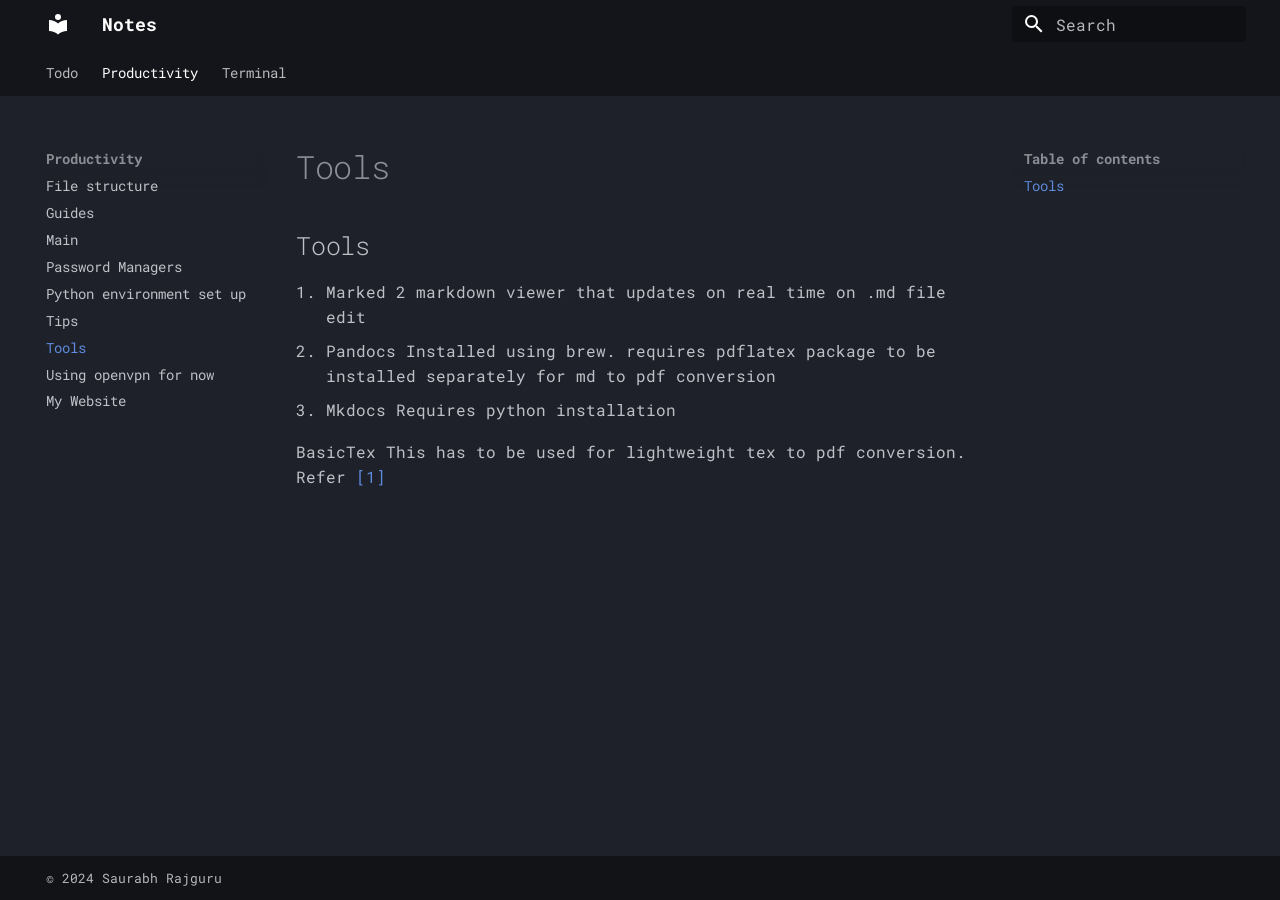
<file: productivity/tools/index.html>
<!doctype html>
<html lang="en" class="no-js">
  <head>
    
      <meta charset="utf-8">
      <meta name="viewport" content="width=device-width,initial-scale=1">
      
      
      
      
        <link rel="prev" href="../tips/">
      
      
        <link rel="next" href="../vpn-set-up/">
      
      
      <link rel="icon" href="../../assets/images/favicon.png">
      <meta name="generator" content="mkdocs-1.6.0, mkdocs-material-9.5.24">
    
    
      
        <title>Tools - Notes</title>
      
    
    
      <link rel="stylesheet" href="../../assets/stylesheets/main.6543a935.min.css">
      
        
        <link rel="stylesheet" href="../../assets/stylesheets/palette.06af60db.min.css">
      
      


    
    
      
    
    
      
        
        
        <link rel="preconnect" href="https://fonts.gstatic.com" crossorigin>
        <link rel="stylesheet" href="https://fonts.googleapis.com/css?family=Roboto+Mono:300,300i,400,400i,700,700i%7CRoboto+Mono:400,400i,700,700i&display=fallback">
        <style>:root{--md-text-font:"Roboto Mono";--md-code-font:"Roboto Mono"}</style>
      
    
    
      <link rel="stylesheet" href="../../css/excali.css">
    
    <script>__md_scope=new URL("../..",location),__md_hash=e=>[...e].reduce((e,_)=>(e<<5)-e+_.charCodeAt(0),0),__md_get=(e,_=localStorage,t=__md_scope)=>JSON.parse(_.getItem(t.pathname+"."+e)),__md_set=(e,_,t=localStorage,a=__md_scope)=>{try{t.setItem(a.pathname+"."+e,JSON.stringify(_))}catch(e){}}</script>
    
      

    
    
    
  </head>
  
  
    
    
    
    
    
    <body dir="ltr" data-md-color-scheme="slate" data-md-color-primary="black" data-md-color-accent="indigo">
  
    
    <input class="md-toggle" data-md-toggle="drawer" type="checkbox" id="__drawer" autocomplete="off">
    <input class="md-toggle" data-md-toggle="search" type="checkbox" id="__search" autocomplete="off">
    <label class="md-overlay" for="__drawer"></label>
    <div data-md-component="skip">
      
        
        <a href="#tools" class="md-skip">
          Skip to content
        </a>
      
    </div>
    <div data-md-component="announce">
      
    </div>
    
    
      

<header class="md-header" data-md-component="header">
  <nav class="md-header__inner md-grid" aria-label="Header">
    <a href="../.." title="Notes" class="md-header__button md-logo" aria-label="Notes" data-md-component="logo">
      
  
  <svg xmlns="http://www.w3.org/2000/svg" viewBox="0 0 24 24"><path d="M12 8a3 3 0 0 0 3-3 3 3 0 0 0-3-3 3 3 0 0 0-3 3 3 3 0 0 0 3 3m0 3.54C9.64 9.35 6.5 8 3 8v11c3.5 0 6.64 1.35 9 3.54 2.36-2.19 5.5-3.54 9-3.54V8c-3.5 0-6.64 1.35-9 3.54Z"/></svg>

    </a>
    <label class="md-header__button md-icon" for="__drawer">
      
      <svg xmlns="http://www.w3.org/2000/svg" viewBox="0 0 24 24"><path d="M3 6h18v2H3V6m0 5h18v2H3v-2m0 5h18v2H3v-2Z"/></svg>
    </label>
    <div class="md-header__title" data-md-component="header-title">
      <div class="md-header__ellipsis">
        <div class="md-header__topic">
          <span class="md-ellipsis">
            Notes
          </span>
        </div>
        <div class="md-header__topic" data-md-component="header-topic">
          <span class="md-ellipsis">
            
              Tools
            
          </span>
        </div>
      </div>
    </div>
    
      
    
    
    
    
      <label class="md-header__button md-icon" for="__search">
        
        <svg xmlns="http://www.w3.org/2000/svg" viewBox="0 0 24 24"><path d="M9.5 3A6.5 6.5 0 0 1 16 9.5c0 1.61-.59 3.09-1.56 4.23l.27.27h.79l5 5-1.5 1.5-5-5v-.79l-.27-.27A6.516 6.516 0 0 1 9.5 16 6.5 6.5 0 0 1 3 9.5 6.5 6.5 0 0 1 9.5 3m0 2C7 5 5 7 5 9.5S7 14 9.5 14 14 12 14 9.5 12 5 9.5 5Z"/></svg>
      </label>
      <div class="md-search" data-md-component="search" role="dialog">
  <label class="md-search__overlay" for="__search"></label>
  <div class="md-search__inner" role="search">
    <form class="md-search__form" name="search">
      <input type="text" class="md-search__input" name="query" aria-label="Search" placeholder="Search" autocapitalize="off" autocorrect="off" autocomplete="off" spellcheck="false" data-md-component="search-query" required>
      <label class="md-search__icon md-icon" for="__search">
        
        <svg xmlns="http://www.w3.org/2000/svg" viewBox="0 0 24 24"><path d="M9.5 3A6.5 6.5 0 0 1 16 9.5c0 1.61-.59 3.09-1.56 4.23l.27.27h.79l5 5-1.5 1.5-5-5v-.79l-.27-.27A6.516 6.516 0 0 1 9.5 16 6.5 6.5 0 0 1 3 9.5 6.5 6.5 0 0 1 9.5 3m0 2C7 5 5 7 5 9.5S7 14 9.5 14 14 12 14 9.5 12 5 9.5 5Z"/></svg>
        
        <svg xmlns="http://www.w3.org/2000/svg" viewBox="0 0 24 24"><path d="M20 11v2H8l5.5 5.5-1.42 1.42L4.16 12l7.92-7.92L13.5 5.5 8 11h12Z"/></svg>
      </label>
      <nav class="md-search__options" aria-label="Search">
        
        <button type="reset" class="md-search__icon md-icon" title="Clear" aria-label="Clear" tabindex="-1">
          
          <svg xmlns="http://www.w3.org/2000/svg" viewBox="0 0 24 24"><path d="M19 6.41 17.59 5 12 10.59 6.41 5 5 6.41 10.59 12 5 17.59 6.41 19 12 13.41 17.59 19 19 17.59 13.41 12 19 6.41Z"/></svg>
        </button>
      </nav>
      
    </form>
    <div class="md-search__output">
      <div class="md-search__scrollwrap" data-md-scrollfix>
        <div class="md-search-result" data-md-component="search-result">
          <div class="md-search-result__meta">
            Initializing search
          </div>
          <ol class="md-search-result__list" role="presentation"></ol>
        </div>
      </div>
    </div>
  </div>
</div>
    
    
  </nav>
  
</header>
    
    <div class="md-container" data-md-component="container">
      
      
        
          
            
<nav class="md-tabs" aria-label="Tabs" data-md-component="tabs">
  <div class="md-grid">
    <ul class="md-tabs__list">
      
        
  
  
  
    <li class="md-tabs__item">
      <a href="../.." class="md-tabs__link">
        
  
    
  
  Todo

      </a>
    </li>
  

      
        
  
  
    
  
  
    
    
      <li class="md-tabs__item md-tabs__item--active">
        <a href="../file-structure/" class="md-tabs__link">
          
  
  Productivity

        </a>
      </li>
    
  

      
        
  
  
  
    
    
      <li class="md-tabs__item">
        <a href="../../terminal/guides/" class="md-tabs__link">
          
  
  Terminal

        </a>
      </li>
    
  

      
    </ul>
  </div>
</nav>
          
        
      
      <main class="md-main" data-md-component="main">
        <div class="md-main__inner md-grid">
          
            
              
              <div class="md-sidebar md-sidebar--primary" data-md-component="sidebar" data-md-type="navigation" >
                <div class="md-sidebar__scrollwrap">
                  <div class="md-sidebar__inner">
                    


  


<nav class="md-nav md-nav--primary md-nav--lifted" aria-label="Navigation" data-md-level="0">
  <label class="md-nav__title" for="__drawer">
    <a href="../.." title="Notes" class="md-nav__button md-logo" aria-label="Notes" data-md-component="logo">
      
  
  <svg xmlns="http://www.w3.org/2000/svg" viewBox="0 0 24 24"><path d="M12 8a3 3 0 0 0 3-3 3 3 0 0 0-3-3 3 3 0 0 0-3 3 3 3 0 0 0 3 3m0 3.54C9.64 9.35 6.5 8 3 8v11c3.5 0 6.64 1.35 9 3.54 2.36-2.19 5.5-3.54 9-3.54V8c-3.5 0-6.64 1.35-9 3.54Z"/></svg>

    </a>
    Notes
  </label>
  
  <ul class="md-nav__list" data-md-scrollfix>
    
      
      
  
  
  
  
    <li class="md-nav__item">
      <a href="../.." class="md-nav__link">
        
  
  <span class="md-ellipsis">
    Todo
  </span>
  

      </a>
    </li>
  

    
      
      
  
  
    
  
  
  
    
    
    
      
        
        
      
      
        
      
    
    
    <li class="md-nav__item md-nav__item--active md-nav__item--section md-nav__item--nested">
      
        
        
        <input class="md-nav__toggle md-toggle " type="checkbox" id="__nav_2" checked>
        
          
          <label class="md-nav__link" for="__nav_2" id="__nav_2_label" tabindex="">
            
  
  <span class="md-ellipsis">
    Productivity
  </span>
  

            <span class="md-nav__icon md-icon"></span>
          </label>
        
        <nav class="md-nav" data-md-level="1" aria-labelledby="__nav_2_label" aria-expanded="true">
          <label class="md-nav__title" for="__nav_2">
            <span class="md-nav__icon md-icon"></span>
            Productivity
          </label>
          <ul class="md-nav__list" data-md-scrollfix>
            
              
                
  
  
  
  
    <li class="md-nav__item">
      <a href="../file-structure/" class="md-nav__link">
        
  
  <span class="md-ellipsis">
    File structure
  </span>
  

      </a>
    </li>
  

              
            
              
                
  
  
  
  
    <li class="md-nav__item">
      <a href="../guides/" class="md-nav__link">
        
  
  <span class="md-ellipsis">
    Guides
  </span>
  

      </a>
    </li>
  

              
            
              
                
  
  
  
  
    <li class="md-nav__item">
      <a href="../main/" class="md-nav__link">
        
  
  <span class="md-ellipsis">
    Main
  </span>
  

      </a>
    </li>
  

              
            
              
                
  
  
  
  
    <li class="md-nav__item">
      <a href="../password-manager/" class="md-nav__link">
        
  
  <span class="md-ellipsis">
    Password Managers
  </span>
  

      </a>
    </li>
  

              
            
              
                
  
  
  
  
    <li class="md-nav__item">
      <a href="../python-environment/" class="md-nav__link">
        
  
  <span class="md-ellipsis">
    Python environment set up
  </span>
  

      </a>
    </li>
  

              
            
              
                
  
  
  
  
    <li class="md-nav__item">
      <a href="../tips/" class="md-nav__link">
        
  
  <span class="md-ellipsis">
    Tips
  </span>
  

      </a>
    </li>
  

              
            
              
                
  
  
    
  
  
  
    <li class="md-nav__item md-nav__item--active">
      
      <input class="md-nav__toggle md-toggle" type="checkbox" id="__toc">
      
      
      
        <label class="md-nav__link md-nav__link--active" for="__toc">
          
  
  <span class="md-ellipsis">
    Tools
  </span>
  

          <span class="md-nav__icon md-icon"></span>
        </label>
      
      <a href="./" class="md-nav__link md-nav__link--active">
        
  
  <span class="md-ellipsis">
    Tools
  </span>
  

      </a>
      
        

<nav class="md-nav md-nav--secondary" aria-label="Table of contents">
  
  
  
  
    <label class="md-nav__title" for="__toc">
      <span class="md-nav__icon md-icon"></span>
      Table of contents
    </label>
    <ul class="md-nav__list" data-md-component="toc" data-md-scrollfix>
      
        <li class="md-nav__item">
  <a href="#tools" class="md-nav__link">
    <span class="md-ellipsis">
      Tools
    </span>
  </a>
  
</li>
      
    </ul>
  
</nav>
      
    </li>
  

              
            
              
                
  
  
  
  
    <li class="md-nav__item">
      <a href="../vpn-set-up/" class="md-nav__link">
        
  
  <span class="md-ellipsis">
    Using openvpn for now
  </span>
  

      </a>
    </li>
  

              
            
              
                
  
  
  
  
    <li class="md-nav__item">
      <a href="../website/" class="md-nav__link">
        
  
  <span class="md-ellipsis">
    My Website
  </span>
  

      </a>
    </li>
  

              
            
          </ul>
        </nav>
      
    </li>
  

    
      
      
  
  
  
  
    
    
    
      
      
        
      
    
    
    <li class="md-nav__item md-nav__item--nested">
      
        
        
        <input class="md-nav__toggle md-toggle " type="checkbox" id="__nav_3" >
        
          
          <label class="md-nav__link" for="__nav_3" id="__nav_3_label" tabindex="0">
            
  
  <span class="md-ellipsis">
    Terminal
  </span>
  

            <span class="md-nav__icon md-icon"></span>
          </label>
        
        <nav class="md-nav" data-md-level="1" aria-labelledby="__nav_3_label" aria-expanded="false">
          <label class="md-nav__title" for="__nav_3">
            <span class="md-nav__icon md-icon"></span>
            Terminal
          </label>
          <ul class="md-nav__list" data-md-scrollfix>
            
              
                
  
  
  
  
    <li class="md-nav__item">
      <a href="../../terminal/guides/" class="md-nav__link">
        
  
  <span class="md-ellipsis">
    Guides
  </span>
  

      </a>
    </li>
  

              
            
              
                
  
  
  
  
    <li class="md-nav__item">
      <a href="../../terminal/package_manager/" class="md-nav__link">
        
  
  <span class="md-ellipsis">
    Package manager
  </span>
  

      </a>
    </li>
  

              
            
              
                
  
  
  
  
    <li class="md-nav__item">
      <a href="../../terminal/tools/" class="md-nav__link">
        
  
  <span class="md-ellipsis">
    Tools
  </span>
  

      </a>
    </li>
  

              
            
          </ul>
        </nav>
      
    </li>
  

    
  </ul>
</nav>
                  </div>
                </div>
              </div>
            
            
              
              <div class="md-sidebar md-sidebar--secondary" data-md-component="sidebar" data-md-type="toc" >
                <div class="md-sidebar__scrollwrap">
                  <div class="md-sidebar__inner">
                    

<nav class="md-nav md-nav--secondary" aria-label="Table of contents">
  
  
  
  
    <label class="md-nav__title" for="__toc">
      <span class="md-nav__icon md-icon"></span>
      Table of contents
    </label>
    <ul class="md-nav__list" data-md-component="toc" data-md-scrollfix>
      
        <li class="md-nav__item">
  <a href="#tools" class="md-nav__link">
    <span class="md-ellipsis">
      Tools
    </span>
  </a>
  
</li>
      
    </ul>
  
</nav>
                  </div>
                </div>
              </div>
            
          
          
            <div class="md-content" data-md-component="content">
              <article class="md-content__inner md-typeset">
                
                  


  <h1>Tools</h1>

<h2 id="tools">Tools</h2>
<ol>
<li>Marked 2
markdown viewer that updates on real time on .md file edit</li>
<li>Pandocs
Installed using brew. requires pdflatex package to be installed separately for md to pdf conversion</li>
<li>Mkdocs
Requires python installation</li>
</ol>
<p>BasicTex
This has to be used for lightweight tex to pdf conversion. Refer <a href="https://pandoc.org/installing.html">[1]</a></p>












                
              </article>
            </div>
          
          
<script>var target=document.getElementById(location.hash.slice(1));target&&target.name&&(target.checked=target.name.startsWith("__tabbed_"))</script>
        </div>
        
          <button type="button" class="md-top md-icon" data-md-component="top" hidden>
  
  <svg xmlns="http://www.w3.org/2000/svg" viewBox="0 0 24 24"><path d="M13 20h-2V8l-5.5 5.5-1.42-1.42L12 4.16l7.92 7.92-1.42 1.42L13 8v12Z"/></svg>
  Back to top
</button>
        
      </main>
      
        <footer class="md-footer">
  
  <div class="md-footer-meta md-typeset">
    <div class="md-footer-meta__inner md-grid">
      <div class="md-copyright">
  
    <div class="md-copyright__highlight">
      &copy; 2024 Saurabh Rajguru
    </div>
  
  
</div>
      
    </div>
  </div>
</footer>
      
    </div>
    <div class="md-dialog" data-md-component="dialog">
      <div class="md-dialog__inner md-typeset"></div>
    </div>
    
    
    <script id="__config" type="application/json">{"base": "../..", "features": ["navigation.tabs", "navigation.sections", "navigation.top", "header.autohide"], "search": "../../assets/javascripts/workers/search.b8dbb3d2.min.js", "translations": {"clipboard.copied": "Copied to clipboard", "clipboard.copy": "Copy to clipboard", "search.result.more.one": "1 more on this page", "search.result.more.other": "# more on this page", "search.result.none": "No matching documents", "search.result.one": "1 matching document", "search.result.other": "# matching documents", "search.result.placeholder": "Type to start searching", "search.result.term.missing": "Missing", "select.version": "Select version"}}</script>
    
    
      <script src="../../assets/javascripts/bundle.081f42fc.min.js"></script>
      
        <script src="../../js/mathjax_config.js"></script>
      
        <script src="../../js/mathjax@3.2.2/es5/tex-mml-chtml.js"></script>
      
    
  </body>
</html>
</file>
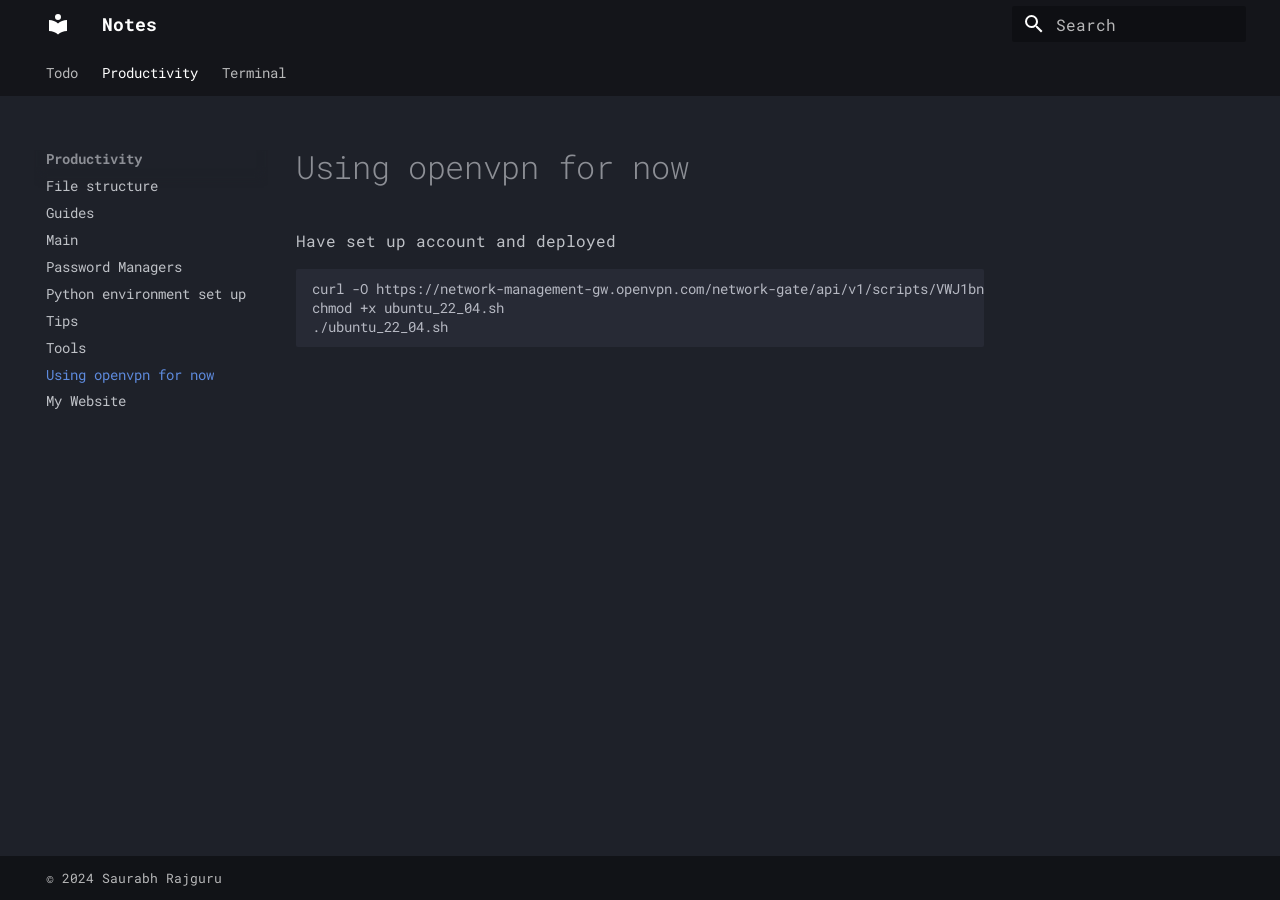
<file: productivity/vpn-set-up/index.html>
<!doctype html>
<html lang="en" class="no-js">
  <head>
    
      <meta charset="utf-8">
      <meta name="viewport" content="width=device-width,initial-scale=1">
      
      
      
      
        <link rel="prev" href="../tools/">
      
      
        <link rel="next" href="../website/">
      
      
      <link rel="icon" href="../../assets/images/favicon.png">
      <meta name="generator" content="mkdocs-1.6.0, mkdocs-material-9.5.24">
    
    
      
        <title>Using openvpn for now - Notes</title>
      
    
    
      <link rel="stylesheet" href="../../assets/stylesheets/main.6543a935.min.css">
      
        
        <link rel="stylesheet" href="../../assets/stylesheets/palette.06af60db.min.css">
      
      


    
    
      
    
    
      
        
        
        <link rel="preconnect" href="https://fonts.gstatic.com" crossorigin>
        <link rel="stylesheet" href="https://fonts.googleapis.com/css?family=Roboto+Mono:300,300i,400,400i,700,700i%7CRoboto+Mono:400,400i,700,700i&display=fallback">
        <style>:root{--md-text-font:"Roboto Mono";--md-code-font:"Roboto Mono"}</style>
      
    
    
      <link rel="stylesheet" href="../../css/excali.css">
    
    <script>__md_scope=new URL("../..",location),__md_hash=e=>[...e].reduce((e,_)=>(e<<5)-e+_.charCodeAt(0),0),__md_get=(e,_=localStorage,t=__md_scope)=>JSON.parse(_.getItem(t.pathname+"."+e)),__md_set=(e,_,t=localStorage,a=__md_scope)=>{try{t.setItem(a.pathname+"."+e,JSON.stringify(_))}catch(e){}}</script>
    
      

    
    
    
  </head>
  
  
    
    
    
    
    
    <body dir="ltr" data-md-color-scheme="slate" data-md-color-primary="black" data-md-color-accent="indigo">
  
    
    <input class="md-toggle" data-md-toggle="drawer" type="checkbox" id="__drawer" autocomplete="off">
    <input class="md-toggle" data-md-toggle="search" type="checkbox" id="__search" autocomplete="off">
    <label class="md-overlay" for="__drawer"></label>
    <div data-md-component="skip">
      
        
        <a href="#using-openvpn-for-now" class="md-skip">
          Skip to content
        </a>
      
    </div>
    <div data-md-component="announce">
      
    </div>
    
    
      

<header class="md-header" data-md-component="header">
  <nav class="md-header__inner md-grid" aria-label="Header">
    <a href="../.." title="Notes" class="md-header__button md-logo" aria-label="Notes" data-md-component="logo">
      
  
  <svg xmlns="http://www.w3.org/2000/svg" viewBox="0 0 24 24"><path d="M12 8a3 3 0 0 0 3-3 3 3 0 0 0-3-3 3 3 0 0 0-3 3 3 3 0 0 0 3 3m0 3.54C9.64 9.35 6.5 8 3 8v11c3.5 0 6.64 1.35 9 3.54 2.36-2.19 5.5-3.54 9-3.54V8c-3.5 0-6.64 1.35-9 3.54Z"/></svg>

    </a>
    <label class="md-header__button md-icon" for="__drawer">
      
      <svg xmlns="http://www.w3.org/2000/svg" viewBox="0 0 24 24"><path d="M3 6h18v2H3V6m0 5h18v2H3v-2m0 5h18v2H3v-2Z"/></svg>
    </label>
    <div class="md-header__title" data-md-component="header-title">
      <div class="md-header__ellipsis">
        <div class="md-header__topic">
          <span class="md-ellipsis">
            Notes
          </span>
        </div>
        <div class="md-header__topic" data-md-component="header-topic">
          <span class="md-ellipsis">
            
              Using openvpn for now
            
          </span>
        </div>
      </div>
    </div>
    
      
    
    
    
    
      <label class="md-header__button md-icon" for="__search">
        
        <svg xmlns="http://www.w3.org/2000/svg" viewBox="0 0 24 24"><path d="M9.5 3A6.5 6.5 0 0 1 16 9.5c0 1.61-.59 3.09-1.56 4.23l.27.27h.79l5 5-1.5 1.5-5-5v-.79l-.27-.27A6.516 6.516 0 0 1 9.5 16 6.5 6.5 0 0 1 3 9.5 6.5 6.5 0 0 1 9.5 3m0 2C7 5 5 7 5 9.5S7 14 9.5 14 14 12 14 9.5 12 5 9.5 5Z"/></svg>
      </label>
      <div class="md-search" data-md-component="search" role="dialog">
  <label class="md-search__overlay" for="__search"></label>
  <div class="md-search__inner" role="search">
    <form class="md-search__form" name="search">
      <input type="text" class="md-search__input" name="query" aria-label="Search" placeholder="Search" autocapitalize="off" autocorrect="off" autocomplete="off" spellcheck="false" data-md-component="search-query" required>
      <label class="md-search__icon md-icon" for="__search">
        
        <svg xmlns="http://www.w3.org/2000/svg" viewBox="0 0 24 24"><path d="M9.5 3A6.5 6.5 0 0 1 16 9.5c0 1.61-.59 3.09-1.56 4.23l.27.27h.79l5 5-1.5 1.5-5-5v-.79l-.27-.27A6.516 6.516 0 0 1 9.5 16 6.5 6.5 0 0 1 3 9.5 6.5 6.5 0 0 1 9.5 3m0 2C7 5 5 7 5 9.5S7 14 9.5 14 14 12 14 9.5 12 5 9.5 5Z"/></svg>
        
        <svg xmlns="http://www.w3.org/2000/svg" viewBox="0 0 24 24"><path d="M20 11v2H8l5.5 5.5-1.42 1.42L4.16 12l7.92-7.92L13.5 5.5 8 11h12Z"/></svg>
      </label>
      <nav class="md-search__options" aria-label="Search">
        
        <button type="reset" class="md-search__icon md-icon" title="Clear" aria-label="Clear" tabindex="-1">
          
          <svg xmlns="http://www.w3.org/2000/svg" viewBox="0 0 24 24"><path d="M19 6.41 17.59 5 12 10.59 6.41 5 5 6.41 10.59 12 5 17.59 6.41 19 12 13.41 17.59 19 19 17.59 13.41 12 19 6.41Z"/></svg>
        </button>
      </nav>
      
    </form>
    <div class="md-search__output">
      <div class="md-search__scrollwrap" data-md-scrollfix>
        <div class="md-search-result" data-md-component="search-result">
          <div class="md-search-result__meta">
            Initializing search
          </div>
          <ol class="md-search-result__list" role="presentation"></ol>
        </div>
      </div>
    </div>
  </div>
</div>
    
    
  </nav>
  
</header>
    
    <div class="md-container" data-md-component="container">
      
      
        
          
            
<nav class="md-tabs" aria-label="Tabs" data-md-component="tabs">
  <div class="md-grid">
    <ul class="md-tabs__list">
      
        
  
  
  
    <li class="md-tabs__item">
      <a href="../.." class="md-tabs__link">
        
  
    
  
  Todo

      </a>
    </li>
  

      
        
  
  
    
  
  
    
    
      <li class="md-tabs__item md-tabs__item--active">
        <a href="../file-structure/" class="md-tabs__link">
          
  
  Productivity

        </a>
      </li>
    
  

      
        
  
  
  
    
    
      <li class="md-tabs__item">
        <a href="../../terminal/guides/" class="md-tabs__link">
          
  
  Terminal

        </a>
      </li>
    
  

      
    </ul>
  </div>
</nav>
          
        
      
      <main class="md-main" data-md-component="main">
        <div class="md-main__inner md-grid">
          
            
              
              <div class="md-sidebar md-sidebar--primary" data-md-component="sidebar" data-md-type="navigation" >
                <div class="md-sidebar__scrollwrap">
                  <div class="md-sidebar__inner">
                    


  


<nav class="md-nav md-nav--primary md-nav--lifted" aria-label="Navigation" data-md-level="0">
  <label class="md-nav__title" for="__drawer">
    <a href="../.." title="Notes" class="md-nav__button md-logo" aria-label="Notes" data-md-component="logo">
      
  
  <svg xmlns="http://www.w3.org/2000/svg" viewBox="0 0 24 24"><path d="M12 8a3 3 0 0 0 3-3 3 3 0 0 0-3-3 3 3 0 0 0-3 3 3 3 0 0 0 3 3m0 3.54C9.64 9.35 6.5 8 3 8v11c3.5 0 6.64 1.35 9 3.54 2.36-2.19 5.5-3.54 9-3.54V8c-3.5 0-6.64 1.35-9 3.54Z"/></svg>

    </a>
    Notes
  </label>
  
  <ul class="md-nav__list" data-md-scrollfix>
    
      
      
  
  
  
  
    <li class="md-nav__item">
      <a href="../.." class="md-nav__link">
        
  
  <span class="md-ellipsis">
    Todo
  </span>
  

      </a>
    </li>
  

    
      
      
  
  
    
  
  
  
    
    
    
      
        
        
      
      
        
      
    
    
    <li class="md-nav__item md-nav__item--active md-nav__item--section md-nav__item--nested">
      
        
        
        <input class="md-nav__toggle md-toggle " type="checkbox" id="__nav_2" checked>
        
          
          <label class="md-nav__link" for="__nav_2" id="__nav_2_label" tabindex="">
            
  
  <span class="md-ellipsis">
    Productivity
  </span>
  

            <span class="md-nav__icon md-icon"></span>
          </label>
        
        <nav class="md-nav" data-md-level="1" aria-labelledby="__nav_2_label" aria-expanded="true">
          <label class="md-nav__title" for="__nav_2">
            <span class="md-nav__icon md-icon"></span>
            Productivity
          </label>
          <ul class="md-nav__list" data-md-scrollfix>
            
              
                
  
  
  
  
    <li class="md-nav__item">
      <a href="../file-structure/" class="md-nav__link">
        
  
  <span class="md-ellipsis">
    File structure
  </span>
  

      </a>
    </li>
  

              
            
              
                
  
  
  
  
    <li class="md-nav__item">
      <a href="../guides/" class="md-nav__link">
        
  
  <span class="md-ellipsis">
    Guides
  </span>
  

      </a>
    </li>
  

              
            
              
                
  
  
  
  
    <li class="md-nav__item">
      <a href="../main/" class="md-nav__link">
        
  
  <span class="md-ellipsis">
    Main
  </span>
  

      </a>
    </li>
  

              
            
              
                
  
  
  
  
    <li class="md-nav__item">
      <a href="../password-manager/" class="md-nav__link">
        
  
  <span class="md-ellipsis">
    Password Managers
  </span>
  

      </a>
    </li>
  

              
            
              
                
  
  
  
  
    <li class="md-nav__item">
      <a href="../python-environment/" class="md-nav__link">
        
  
  <span class="md-ellipsis">
    Python environment set up
  </span>
  

      </a>
    </li>
  

              
            
              
                
  
  
  
  
    <li class="md-nav__item">
      <a href="../tips/" class="md-nav__link">
        
  
  <span class="md-ellipsis">
    Tips
  </span>
  

      </a>
    </li>
  

              
            
              
                
  
  
  
  
    <li class="md-nav__item">
      <a href="../tools/" class="md-nav__link">
        
  
  <span class="md-ellipsis">
    Tools
  </span>
  

      </a>
    </li>
  

              
            
              
                
  
  
    
  
  
  
    <li class="md-nav__item md-nav__item--active">
      
      <input class="md-nav__toggle md-toggle" type="checkbox" id="__toc">
      
      
        
      
      
      <a href="./" class="md-nav__link md-nav__link--active">
        
  
  <span class="md-ellipsis">
    Using openvpn for now
  </span>
  

      </a>
      
    </li>
  

              
            
              
                
  
  
  
  
    <li class="md-nav__item">
      <a href="../website/" class="md-nav__link">
        
  
  <span class="md-ellipsis">
    My Website
  </span>
  

      </a>
    </li>
  

              
            
          </ul>
        </nav>
      
    </li>
  

    
      
      
  
  
  
  
    
    
    
      
      
        
      
    
    
    <li class="md-nav__item md-nav__item--nested">
      
        
        
        <input class="md-nav__toggle md-toggle " type="checkbox" id="__nav_3" >
        
          
          <label class="md-nav__link" for="__nav_3" id="__nav_3_label" tabindex="0">
            
  
  <span class="md-ellipsis">
    Terminal
  </span>
  

            <span class="md-nav__icon md-icon"></span>
          </label>
        
        <nav class="md-nav" data-md-level="1" aria-labelledby="__nav_3_label" aria-expanded="false">
          <label class="md-nav__title" for="__nav_3">
            <span class="md-nav__icon md-icon"></span>
            Terminal
          </label>
          <ul class="md-nav__list" data-md-scrollfix>
            
              
                
  
  
  
  
    <li class="md-nav__item">
      <a href="../../terminal/guides/" class="md-nav__link">
        
  
  <span class="md-ellipsis">
    Guides
  </span>
  

      </a>
    </li>
  

              
            
              
                
  
  
  
  
    <li class="md-nav__item">
      <a href="../../terminal/package_manager/" class="md-nav__link">
        
  
  <span class="md-ellipsis">
    Package manager
  </span>
  

      </a>
    </li>
  

              
            
              
                
  
  
  
  
    <li class="md-nav__item">
      <a href="../../terminal/tools/" class="md-nav__link">
        
  
  <span class="md-ellipsis">
    Tools
  </span>
  

      </a>
    </li>
  

              
            
          </ul>
        </nav>
      
    </li>
  

    
  </ul>
</nav>
                  </div>
                </div>
              </div>
            
            
              
              <div class="md-sidebar md-sidebar--secondary" data-md-component="sidebar" data-md-type="toc" >
                <div class="md-sidebar__scrollwrap">
                  <div class="md-sidebar__inner">
                    

<nav class="md-nav md-nav--secondary" aria-label="Table of contents">
  
  
  
    
  
  
</nav>
                  </div>
                </div>
              </div>
            
          
          
            <div class="md-content" data-md-component="content">
              <article class="md-content__inner md-typeset">
                
                  


<h1 id="using-openvpn-for-now">Using openvpn for now</h1>
<p>Have set up account and deployed 
<div class="language-bash highlight"><pre><span></span><code>curl<span class="w"> </span>-O<span class="w"> </span>https://network-management-gw.openvpn.com/network-gate/api/v1/scripts/VWJ1bnR1IDIyLjA0/gateway/ubuntu_22_04.sh
chmod<span class="w"> </span>+x<span class="w"> </span>ubuntu_22_04.sh
./ubuntu_22_04.sh
</code></pre></div></p>












                
              </article>
            </div>
          
          
<script>var target=document.getElementById(location.hash.slice(1));target&&target.name&&(target.checked=target.name.startsWith("__tabbed_"))</script>
        </div>
        
          <button type="button" class="md-top md-icon" data-md-component="top" hidden>
  
  <svg xmlns="http://www.w3.org/2000/svg" viewBox="0 0 24 24"><path d="M13 20h-2V8l-5.5 5.5-1.42-1.42L12 4.16l7.92 7.92-1.42 1.42L13 8v12Z"/></svg>
  Back to top
</button>
        
      </main>
      
        <footer class="md-footer">
  
  <div class="md-footer-meta md-typeset">
    <div class="md-footer-meta__inner md-grid">
      <div class="md-copyright">
  
    <div class="md-copyright__highlight">
      &copy; 2024 Saurabh Rajguru
    </div>
  
  
</div>
      
    </div>
  </div>
</footer>
      
    </div>
    <div class="md-dialog" data-md-component="dialog">
      <div class="md-dialog__inner md-typeset"></div>
    </div>
    
    
    <script id="__config" type="application/json">{"base": "../..", "features": ["navigation.tabs", "navigation.sections", "navigation.top", "header.autohide"], "search": "../../assets/javascripts/workers/search.b8dbb3d2.min.js", "translations": {"clipboard.copied": "Copied to clipboard", "clipboard.copy": "Copy to clipboard", "search.result.more.one": "1 more on this page", "search.result.more.other": "# more on this page", "search.result.none": "No matching documents", "search.result.one": "1 matching document", "search.result.other": "# matching documents", "search.result.placeholder": "Type to start searching", "search.result.term.missing": "Missing", "select.version": "Select version"}}</script>
    
    
      <script src="../../assets/javascripts/bundle.081f42fc.min.js"></script>
      
        <script src="../../js/mathjax_config.js"></script>
      
        <script src="../../js/mathjax@3.2.2/es5/tex-mml-chtml.js"></script>
      
    
  </body>
</html>
</file>
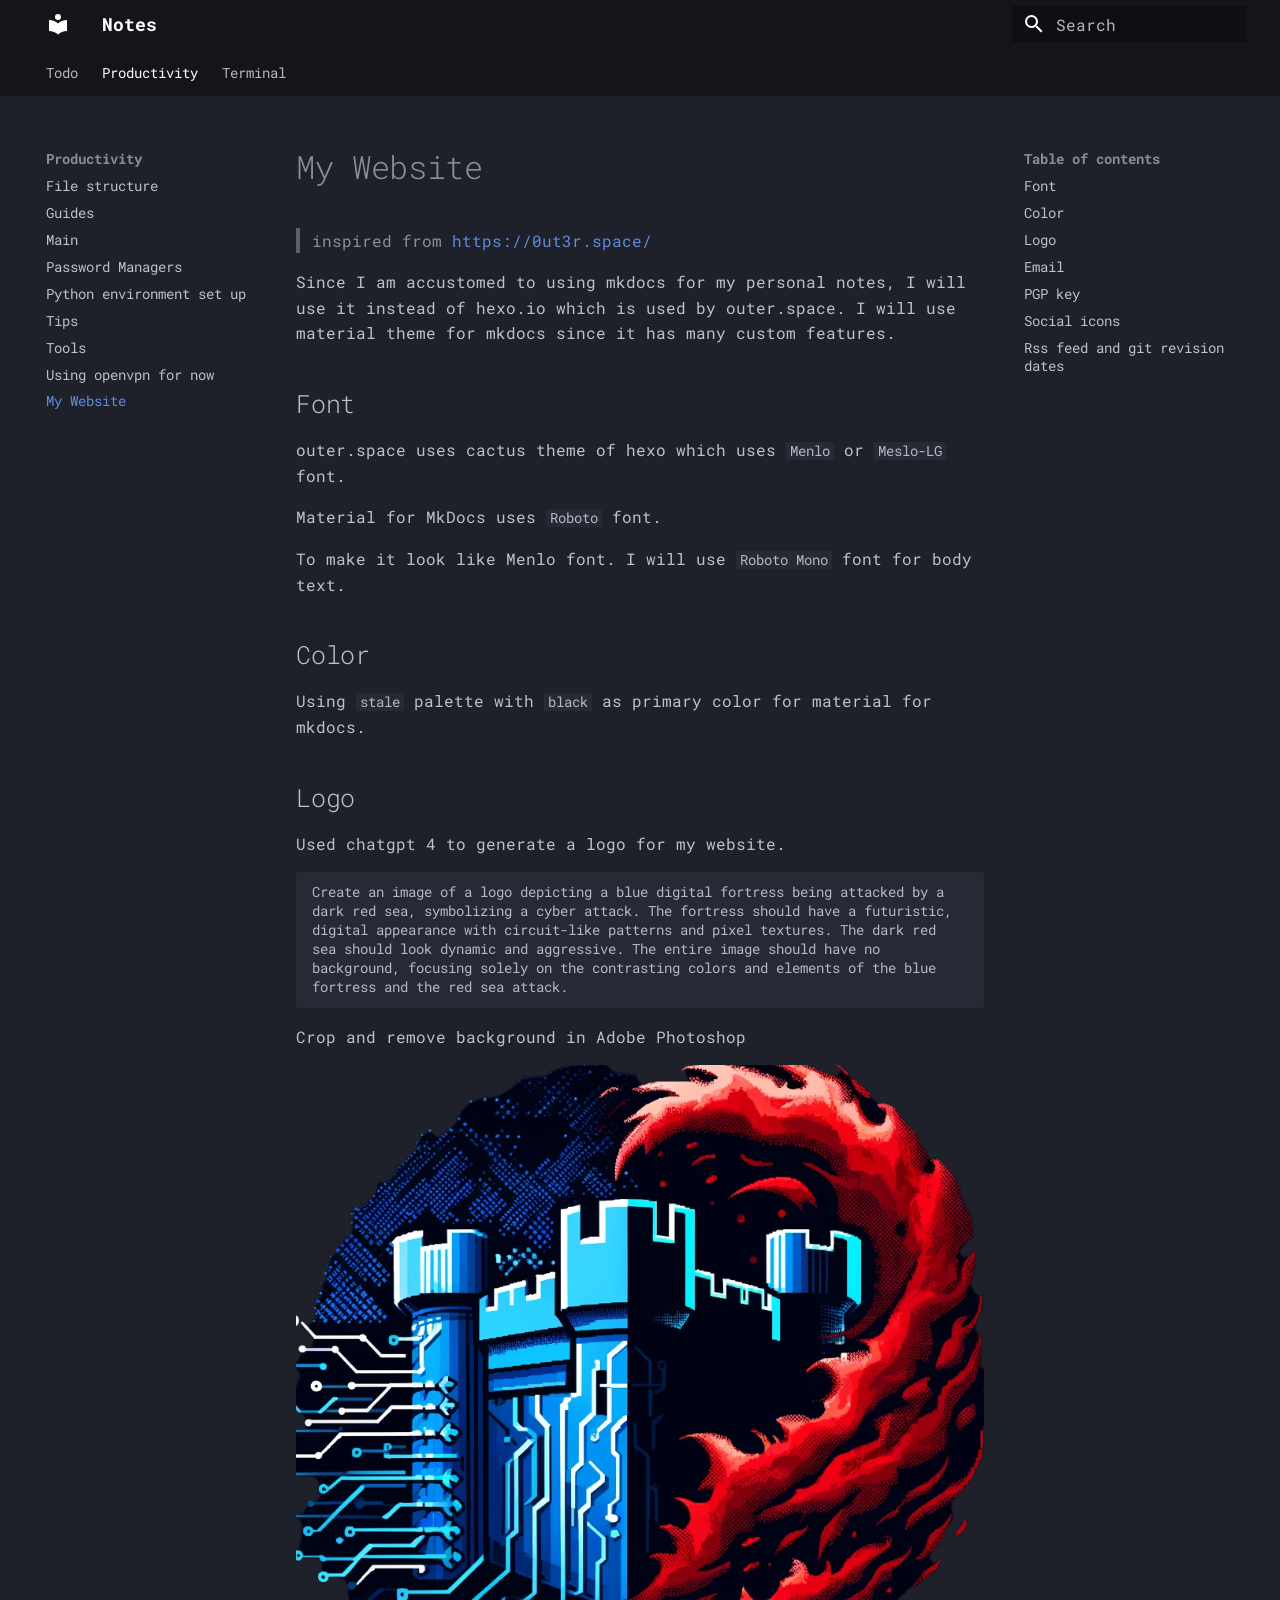
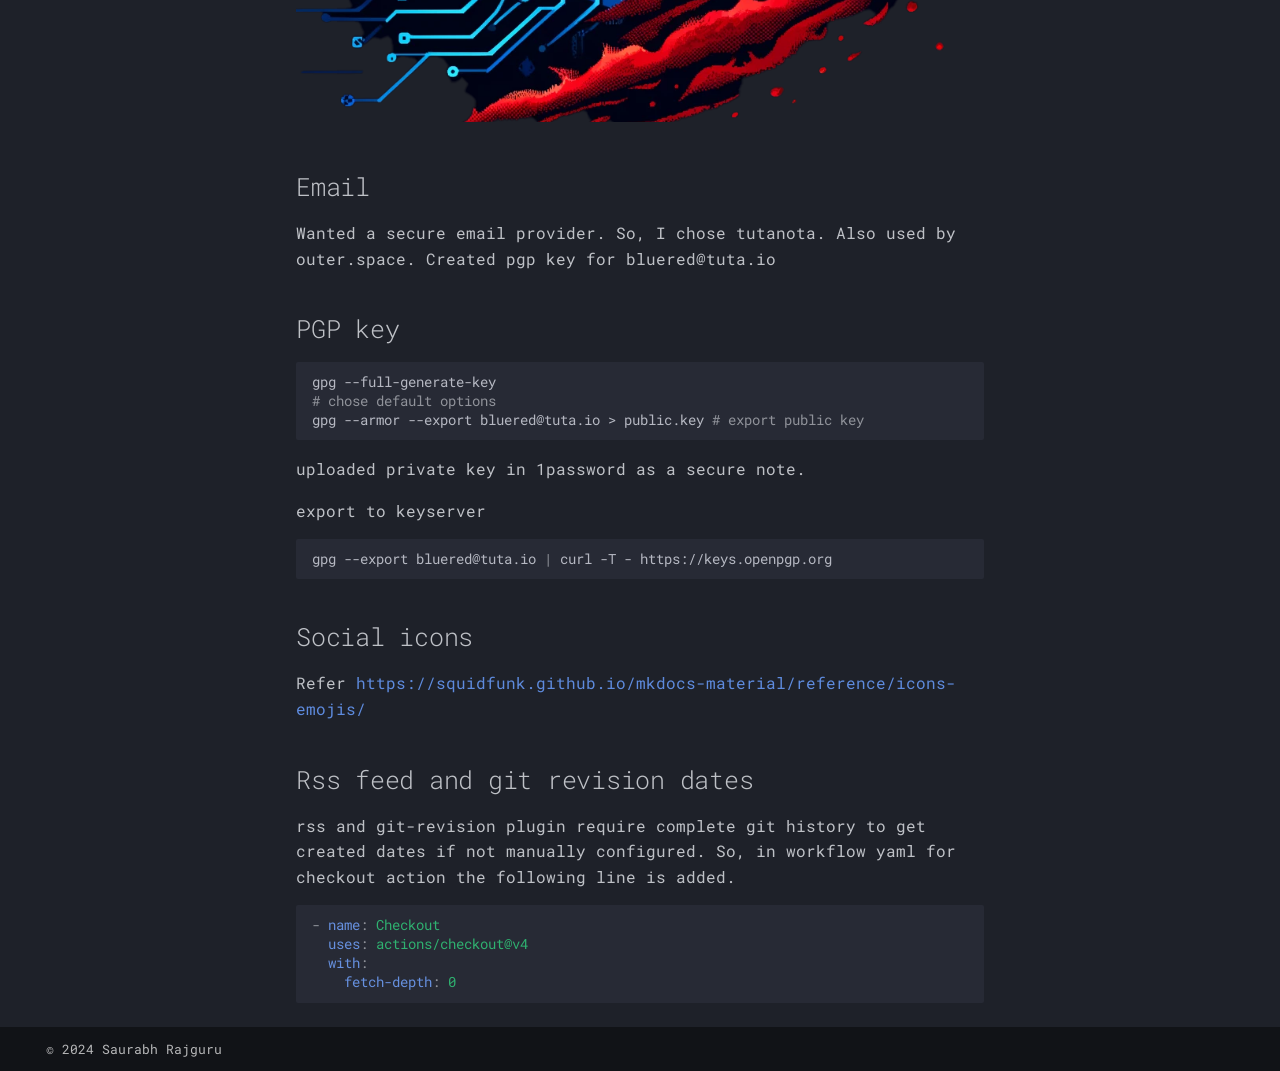
<file: productivity/website/index.html>
<!doctype html>
<html lang="en" class="no-js">
  <head>
    
      <meta charset="utf-8">
      <meta name="viewport" content="width=device-width,initial-scale=1">
      
      
      
      
        <link rel="prev" href="../vpn-set-up/">
      
      
        <link rel="next" href="../../terminal/guides/">
      
      
      <link rel="icon" href="../../assets/images/favicon.png">
      <meta name="generator" content="mkdocs-1.6.0, mkdocs-material-9.5.24">
    
    
      
        <title>My Website - Notes</title>
      
    
    
      <link rel="stylesheet" href="../../assets/stylesheets/main.6543a935.min.css">
      
        
        <link rel="stylesheet" href="../../assets/stylesheets/palette.06af60db.min.css">
      
      


    
    
      
    
    
      
        
        
        <link rel="preconnect" href="https://fonts.gstatic.com" crossorigin>
        <link rel="stylesheet" href="https://fonts.googleapis.com/css?family=Roboto+Mono:300,300i,400,400i,700,700i%7CRoboto+Mono:400,400i,700,700i&display=fallback">
        <style>:root{--md-text-font:"Roboto Mono";--md-code-font:"Roboto Mono"}</style>
      
    
    
      <link rel="stylesheet" href="../../css/excali.css">
    
    <script>__md_scope=new URL("../..",location),__md_hash=e=>[...e].reduce((e,_)=>(e<<5)-e+_.charCodeAt(0),0),__md_get=(e,_=localStorage,t=__md_scope)=>JSON.parse(_.getItem(t.pathname+"."+e)),__md_set=(e,_,t=localStorage,a=__md_scope)=>{try{t.setItem(a.pathname+"."+e,JSON.stringify(_))}catch(e){}}</script>
    
      

    
    
    
  </head>
  
  
    
    
    
    
    
    <body dir="ltr" data-md-color-scheme="slate" data-md-color-primary="black" data-md-color-accent="indigo">
  
    
    <input class="md-toggle" data-md-toggle="drawer" type="checkbox" id="__drawer" autocomplete="off">
    <input class="md-toggle" data-md-toggle="search" type="checkbox" id="__search" autocomplete="off">
    <label class="md-overlay" for="__drawer"></label>
    <div data-md-component="skip">
      
        
        <a href="#my-website" class="md-skip">
          Skip to content
        </a>
      
    </div>
    <div data-md-component="announce">
      
    </div>
    
    
      

<header class="md-header" data-md-component="header">
  <nav class="md-header__inner md-grid" aria-label="Header">
    <a href="../.." title="Notes" class="md-header__button md-logo" aria-label="Notes" data-md-component="logo">
      
  
  <svg xmlns="http://www.w3.org/2000/svg" viewBox="0 0 24 24"><path d="M12 8a3 3 0 0 0 3-3 3 3 0 0 0-3-3 3 3 0 0 0-3 3 3 3 0 0 0 3 3m0 3.54C9.64 9.35 6.5 8 3 8v11c3.5 0 6.64 1.35 9 3.54 2.36-2.19 5.5-3.54 9-3.54V8c-3.5 0-6.64 1.35-9 3.54Z"/></svg>

    </a>
    <label class="md-header__button md-icon" for="__drawer">
      
      <svg xmlns="http://www.w3.org/2000/svg" viewBox="0 0 24 24"><path d="M3 6h18v2H3V6m0 5h18v2H3v-2m0 5h18v2H3v-2Z"/></svg>
    </label>
    <div class="md-header__title" data-md-component="header-title">
      <div class="md-header__ellipsis">
        <div class="md-header__topic">
          <span class="md-ellipsis">
            Notes
          </span>
        </div>
        <div class="md-header__topic" data-md-component="header-topic">
          <span class="md-ellipsis">
            
              My Website
            
          </span>
        </div>
      </div>
    </div>
    
      
    
    
    
    
      <label class="md-header__button md-icon" for="__search">
        
        <svg xmlns="http://www.w3.org/2000/svg" viewBox="0 0 24 24"><path d="M9.5 3A6.5 6.5 0 0 1 16 9.5c0 1.61-.59 3.09-1.56 4.23l.27.27h.79l5 5-1.5 1.5-5-5v-.79l-.27-.27A6.516 6.516 0 0 1 9.5 16 6.5 6.5 0 0 1 3 9.5 6.5 6.5 0 0 1 9.5 3m0 2C7 5 5 7 5 9.5S7 14 9.5 14 14 12 14 9.5 12 5 9.5 5Z"/></svg>
      </label>
      <div class="md-search" data-md-component="search" role="dialog">
  <label class="md-search__overlay" for="__search"></label>
  <div class="md-search__inner" role="search">
    <form class="md-search__form" name="search">
      <input type="text" class="md-search__input" name="query" aria-label="Search" placeholder="Search" autocapitalize="off" autocorrect="off" autocomplete="off" spellcheck="false" data-md-component="search-query" required>
      <label class="md-search__icon md-icon" for="__search">
        
        <svg xmlns="http://www.w3.org/2000/svg" viewBox="0 0 24 24"><path d="M9.5 3A6.5 6.5 0 0 1 16 9.5c0 1.61-.59 3.09-1.56 4.23l.27.27h.79l5 5-1.5 1.5-5-5v-.79l-.27-.27A6.516 6.516 0 0 1 9.5 16 6.5 6.5 0 0 1 3 9.5 6.5 6.5 0 0 1 9.5 3m0 2C7 5 5 7 5 9.5S7 14 9.5 14 14 12 14 9.5 12 5 9.5 5Z"/></svg>
        
        <svg xmlns="http://www.w3.org/2000/svg" viewBox="0 0 24 24"><path d="M20 11v2H8l5.5 5.5-1.42 1.42L4.16 12l7.92-7.92L13.5 5.5 8 11h12Z"/></svg>
      </label>
      <nav class="md-search__options" aria-label="Search">
        
        <button type="reset" class="md-search__icon md-icon" title="Clear" aria-label="Clear" tabindex="-1">
          
          <svg xmlns="http://www.w3.org/2000/svg" viewBox="0 0 24 24"><path d="M19 6.41 17.59 5 12 10.59 6.41 5 5 6.41 10.59 12 5 17.59 6.41 19 12 13.41 17.59 19 19 17.59 13.41 12 19 6.41Z"/></svg>
        </button>
      </nav>
      
    </form>
    <div class="md-search__output">
      <div class="md-search__scrollwrap" data-md-scrollfix>
        <div class="md-search-result" data-md-component="search-result">
          <div class="md-search-result__meta">
            Initializing search
          </div>
          <ol class="md-search-result__list" role="presentation"></ol>
        </div>
      </div>
    </div>
  </div>
</div>
    
    
  </nav>
  
</header>
    
    <div class="md-container" data-md-component="container">
      
      
        
          
            
<nav class="md-tabs" aria-label="Tabs" data-md-component="tabs">
  <div class="md-grid">
    <ul class="md-tabs__list">
      
        
  
  
  
    <li class="md-tabs__item">
      <a href="../.." class="md-tabs__link">
        
  
    
  
  Todo

      </a>
    </li>
  

      
        
  
  
    
  
  
    
    
      <li class="md-tabs__item md-tabs__item--active">
        <a href="../file-structure/" class="md-tabs__link">
          
  
  Productivity

        </a>
      </li>
    
  

      
        
  
  
  
    
    
      <li class="md-tabs__item">
        <a href="../../terminal/guides/" class="md-tabs__link">
          
  
  Terminal

        </a>
      </li>
    
  

      
    </ul>
  </div>
</nav>
          
        
      
      <main class="md-main" data-md-component="main">
        <div class="md-main__inner md-grid">
          
            
              
              <div class="md-sidebar md-sidebar--primary" data-md-component="sidebar" data-md-type="navigation" >
                <div class="md-sidebar__scrollwrap">
                  <div class="md-sidebar__inner">
                    


  


<nav class="md-nav md-nav--primary md-nav--lifted" aria-label="Navigation" data-md-level="0">
  <label class="md-nav__title" for="__drawer">
    <a href="../.." title="Notes" class="md-nav__button md-logo" aria-label="Notes" data-md-component="logo">
      
  
  <svg xmlns="http://www.w3.org/2000/svg" viewBox="0 0 24 24"><path d="M12 8a3 3 0 0 0 3-3 3 3 0 0 0-3-3 3 3 0 0 0-3 3 3 3 0 0 0 3 3m0 3.54C9.64 9.35 6.5 8 3 8v11c3.5 0 6.64 1.35 9 3.54 2.36-2.19 5.5-3.54 9-3.54V8c-3.5 0-6.64 1.35-9 3.54Z"/></svg>

    </a>
    Notes
  </label>
  
  <ul class="md-nav__list" data-md-scrollfix>
    
      
      
  
  
  
  
    <li class="md-nav__item">
      <a href="../.." class="md-nav__link">
        
  
  <span class="md-ellipsis">
    Todo
  </span>
  

      </a>
    </li>
  

    
      
      
  
  
    
  
  
  
    
    
    
      
        
        
      
      
        
      
    
    
    <li class="md-nav__item md-nav__item--active md-nav__item--section md-nav__item--nested">
      
        
        
        <input class="md-nav__toggle md-toggle " type="checkbox" id="__nav_2" checked>
        
          
          <label class="md-nav__link" for="__nav_2" id="__nav_2_label" tabindex="">
            
  
  <span class="md-ellipsis">
    Productivity
  </span>
  

            <span class="md-nav__icon md-icon"></span>
          </label>
        
        <nav class="md-nav" data-md-level="1" aria-labelledby="__nav_2_label" aria-expanded="true">
          <label class="md-nav__title" for="__nav_2">
            <span class="md-nav__icon md-icon"></span>
            Productivity
          </label>
          <ul class="md-nav__list" data-md-scrollfix>
            
              
                
  
  
  
  
    <li class="md-nav__item">
      <a href="../file-structure/" class="md-nav__link">
        
  
  <span class="md-ellipsis">
    File structure
  </span>
  

      </a>
    </li>
  

              
            
              
                
  
  
  
  
    <li class="md-nav__item">
      <a href="../guides/" class="md-nav__link">
        
  
  <span class="md-ellipsis">
    Guides
  </span>
  

      </a>
    </li>
  

              
            
              
                
  
  
  
  
    <li class="md-nav__item">
      <a href="../main/" class="md-nav__link">
        
  
  <span class="md-ellipsis">
    Main
  </span>
  

      </a>
    </li>
  

              
            
              
                
  
  
  
  
    <li class="md-nav__item">
      <a href="../password-manager/" class="md-nav__link">
        
  
  <span class="md-ellipsis">
    Password Managers
  </span>
  

      </a>
    </li>
  

              
            
              
                
  
  
  
  
    <li class="md-nav__item">
      <a href="../python-environment/" class="md-nav__link">
        
  
  <span class="md-ellipsis">
    Python environment set up
  </span>
  

      </a>
    </li>
  

              
            
              
                
  
  
  
  
    <li class="md-nav__item">
      <a href="../tips/" class="md-nav__link">
        
  
  <span class="md-ellipsis">
    Tips
  </span>
  

      </a>
    </li>
  

              
            
              
                
  
  
  
  
    <li class="md-nav__item">
      <a href="../tools/" class="md-nav__link">
        
  
  <span class="md-ellipsis">
    Tools
  </span>
  

      </a>
    </li>
  

              
            
              
                
  
  
  
  
    <li class="md-nav__item">
      <a href="../vpn-set-up/" class="md-nav__link">
        
  
  <span class="md-ellipsis">
    Using openvpn for now
  </span>
  

      </a>
    </li>
  

              
            
              
                
  
  
    
  
  
  
    <li class="md-nav__item md-nav__item--active">
      
      <input class="md-nav__toggle md-toggle" type="checkbox" id="__toc">
      
      
        
      
      
        <label class="md-nav__link md-nav__link--active" for="__toc">
          
  
  <span class="md-ellipsis">
    My Website
  </span>
  

          <span class="md-nav__icon md-icon"></span>
        </label>
      
      <a href="./" class="md-nav__link md-nav__link--active">
        
  
  <span class="md-ellipsis">
    My Website
  </span>
  

      </a>
      
        

<nav class="md-nav md-nav--secondary" aria-label="Table of contents">
  
  
  
    
  
  
    <label class="md-nav__title" for="__toc">
      <span class="md-nav__icon md-icon"></span>
      Table of contents
    </label>
    <ul class="md-nav__list" data-md-component="toc" data-md-scrollfix>
      
        <li class="md-nav__item">
  <a href="#font" class="md-nav__link">
    <span class="md-ellipsis">
      Font
    </span>
  </a>
  
</li>
      
        <li class="md-nav__item">
  <a href="#color" class="md-nav__link">
    <span class="md-ellipsis">
      Color
    </span>
  </a>
  
</li>
      
        <li class="md-nav__item">
  <a href="#logo" class="md-nav__link">
    <span class="md-ellipsis">
      Logo
    </span>
  </a>
  
</li>
      
        <li class="md-nav__item">
  <a href="#email" class="md-nav__link">
    <span class="md-ellipsis">
      Email
    </span>
  </a>
  
</li>
      
        <li class="md-nav__item">
  <a href="#pgp-key" class="md-nav__link">
    <span class="md-ellipsis">
      PGP key
    </span>
  </a>
  
</li>
      
        <li class="md-nav__item">
  <a href="#social-icons" class="md-nav__link">
    <span class="md-ellipsis">
      Social icons
    </span>
  </a>
  
</li>
      
        <li class="md-nav__item">
  <a href="#rss-feed-and-git-revision-dates" class="md-nav__link">
    <span class="md-ellipsis">
      Rss feed and git revision dates
    </span>
  </a>
  
</li>
      
    </ul>
  
</nav>
      
    </li>
  

              
            
          </ul>
        </nav>
      
    </li>
  

    
      
      
  
  
  
  
    
    
    
      
      
        
      
    
    
    <li class="md-nav__item md-nav__item--nested">
      
        
        
        <input class="md-nav__toggle md-toggle " type="checkbox" id="__nav_3" >
        
          
          <label class="md-nav__link" for="__nav_3" id="__nav_3_label" tabindex="0">
            
  
  <span class="md-ellipsis">
    Terminal
  </span>
  

            <span class="md-nav__icon md-icon"></span>
          </label>
        
        <nav class="md-nav" data-md-level="1" aria-labelledby="__nav_3_label" aria-expanded="false">
          <label class="md-nav__title" for="__nav_3">
            <span class="md-nav__icon md-icon"></span>
            Terminal
          </label>
          <ul class="md-nav__list" data-md-scrollfix>
            
              
                
  
  
  
  
    <li class="md-nav__item">
      <a href="../../terminal/guides/" class="md-nav__link">
        
  
  <span class="md-ellipsis">
    Guides
  </span>
  

      </a>
    </li>
  

              
            
              
                
  
  
  
  
    <li class="md-nav__item">
      <a href="../../terminal/package_manager/" class="md-nav__link">
        
  
  <span class="md-ellipsis">
    Package manager
  </span>
  

      </a>
    </li>
  

              
            
              
                
  
  
  
  
    <li class="md-nav__item">
      <a href="../../terminal/tools/" class="md-nav__link">
        
  
  <span class="md-ellipsis">
    Tools
  </span>
  

      </a>
    </li>
  

              
            
          </ul>
        </nav>
      
    </li>
  

    
  </ul>
</nav>
                  </div>
                </div>
              </div>
            
            
              
              <div class="md-sidebar md-sidebar--secondary" data-md-component="sidebar" data-md-type="toc" >
                <div class="md-sidebar__scrollwrap">
                  <div class="md-sidebar__inner">
                    

<nav class="md-nav md-nav--secondary" aria-label="Table of contents">
  
  
  
    
  
  
    <label class="md-nav__title" for="__toc">
      <span class="md-nav__icon md-icon"></span>
      Table of contents
    </label>
    <ul class="md-nav__list" data-md-component="toc" data-md-scrollfix>
      
        <li class="md-nav__item">
  <a href="#font" class="md-nav__link">
    <span class="md-ellipsis">
      Font
    </span>
  </a>
  
</li>
      
        <li class="md-nav__item">
  <a href="#color" class="md-nav__link">
    <span class="md-ellipsis">
      Color
    </span>
  </a>
  
</li>
      
        <li class="md-nav__item">
  <a href="#logo" class="md-nav__link">
    <span class="md-ellipsis">
      Logo
    </span>
  </a>
  
</li>
      
        <li class="md-nav__item">
  <a href="#email" class="md-nav__link">
    <span class="md-ellipsis">
      Email
    </span>
  </a>
  
</li>
      
        <li class="md-nav__item">
  <a href="#pgp-key" class="md-nav__link">
    <span class="md-ellipsis">
      PGP key
    </span>
  </a>
  
</li>
      
        <li class="md-nav__item">
  <a href="#social-icons" class="md-nav__link">
    <span class="md-ellipsis">
      Social icons
    </span>
  </a>
  
</li>
      
        <li class="md-nav__item">
  <a href="#rss-feed-and-git-revision-dates" class="md-nav__link">
    <span class="md-ellipsis">
      Rss feed and git revision dates
    </span>
  </a>
  
</li>
      
    </ul>
  
</nav>
                  </div>
                </div>
              </div>
            
          
          
            <div class="md-content" data-md-component="content">
              <article class="md-content__inner md-typeset">
                
                  


<h1 id="my-website">My Website</h1>
<blockquote>
<p>inspired from <a href="https://0ut3r.space/">https://0ut3r.space/</a></p>
</blockquote>
<p>Since I am accustomed to using mkdocs for my personal notes, I will use it
instead of hexo.io which is used by outer.space. I will use material theme for
mkdocs since it has many custom features.</p>
<h2 id="font">Font</h2>
<p>outer.space uses cactus theme of hexo which uses <code>Menlo</code> or <code>Meslo-LG</code> font.</p>
<p>Material for MkDocs uses <code>Roboto</code> font.</p>
<p>To make it look like Menlo font. I will use <code>Roboto Mono</code> font for body text.</p>
<h2 id="color">Color</h2>
<p>Using <code>stale</code> palette with <code>black</code> as primary color for material for mkdocs.</p>
<h2 id="logo">Logo</h2>
<p>Used chatgpt 4 to generate a logo for my website.</p>
<div class="language-text highlight"><pre><span></span><code>Create an image of a logo depicting a blue digital fortress being attacked by a
dark red sea, symbolizing a cyber attack. The fortress should have a futuristic,
digital appearance with circuit-like patterns and pixel textures. The dark red
sea should look dynamic and aggressive. The entire image should have no
background, focusing solely on the contrasting colors and elements of the blue
fortress and the red sea attack.
</code></pre></div>
<p>Crop and remove background in Adobe Photoshop</p>
<p><img alt="logo" src="../res/img/digitalfortress_3_nobg_cropped.png" /></p>
<h2 id="email">Email</h2>
<p>Wanted a secure email provider. So, I chose tutanota.
Also used by outer.space.
Created pgp key for bluered@tuta.io</p>
<h2 id="pgp-key">PGP key</h2>
<div class="language-bash highlight"><pre><span></span><code>gpg<span class="w"> </span>--full-generate-key
<span class="c1"># chose default options</span>
gpg<span class="w"> </span>--armor<span class="w"> </span>--export<span class="w"> </span>bluered@tuta.io<span class="w"> </span>&gt;<span class="w"> </span>public.key<span class="w"> </span><span class="c1"># export public key</span>
</code></pre></div>
<p>uploaded private key in 1password as a secure note.</p>
<p>export to keyserver</p>
<div class="language-bash highlight"><pre><span></span><code>gpg<span class="w"> </span>--export<span class="w"> </span>bluered@tuta.io<span class="w"> </span><span class="p">|</span><span class="w"> </span>curl<span class="w"> </span>-T<span class="w"> </span>-<span class="w"> </span>https://keys.openpgp.org
</code></pre></div>
<h2 id="social-icons">Social icons</h2>
<p>Refer <a href="https://squidfunk.github.io/mkdocs-material/reference/icons-emojis/">https://squidfunk.github.io/mkdocs-material/reference/icons-emojis/</a></p>
<h2 id="rss-feed-and-git-revision-dates">Rss feed and git revision dates</h2>
<p>rss and git-revision plugin require complete git history to get created dates if
not manually configured. So, in workflow yaml for checkout action the following
line is added.</p>
<div class="language-yaml highlight"><pre><span></span><code><span class="p p-Indicator">-</span><span class="w"> </span><span class="nt">name</span><span class="p">:</span><span class="w"> </span><span class="l l-Scalar l-Scalar-Plain">Checkout</span>
<span class="w">  </span><span class="nt">uses</span><span class="p">:</span><span class="w"> </span><span class="l l-Scalar l-Scalar-Plain">actions/checkout@v4</span>
<span class="w">  </span><span class="nt">with</span><span class="p">:</span>
<span class="w">    </span><span class="nt">fetch-depth</span><span class="p">:</span><span class="w"> </span><span class="l l-Scalar l-Scalar-Plain">0</span>
</code></pre></div>












                
              </article>
            </div>
          
          
<script>var target=document.getElementById(location.hash.slice(1));target&&target.name&&(target.checked=target.name.startsWith("__tabbed_"))</script>
        </div>
        
          <button type="button" class="md-top md-icon" data-md-component="top" hidden>
  
  <svg xmlns="http://www.w3.org/2000/svg" viewBox="0 0 24 24"><path d="M13 20h-2V8l-5.5 5.5-1.42-1.42L12 4.16l7.92 7.92-1.42 1.42L13 8v12Z"/></svg>
  Back to top
</button>
        
      </main>
      
        <footer class="md-footer">
  
  <div class="md-footer-meta md-typeset">
    <div class="md-footer-meta__inner md-grid">
      <div class="md-copyright">
  
    <div class="md-copyright__highlight">
      &copy; 2024 Saurabh Rajguru
    </div>
  
  
</div>
      
    </div>
  </div>
</footer>
      
    </div>
    <div class="md-dialog" data-md-component="dialog">
      <div class="md-dialog__inner md-typeset"></div>
    </div>
    
    
    <script id="__config" type="application/json">{"base": "../..", "features": ["navigation.tabs", "navigation.sections", "navigation.top", "header.autohide"], "search": "../../assets/javascripts/workers/search.b8dbb3d2.min.js", "translations": {"clipboard.copied": "Copied to clipboard", "clipboard.copy": "Copy to clipboard", "search.result.more.one": "1 more on this page", "search.result.more.other": "# more on this page", "search.result.none": "No matching documents", "search.result.one": "1 matching document", "search.result.other": "# matching documents", "search.result.placeholder": "Type to start searching", "search.result.term.missing": "Missing", "select.version": "Select version"}}</script>
    
    
      <script src="../../assets/javascripts/bundle.081f42fc.min.js"></script>
      
        <script src="../../js/mathjax_config.js"></script>
      
        <script src="../../js/mathjax@3.2.2/es5/tex-mml-chtml.js"></script>
      
    
  </body>
</html>
</file>
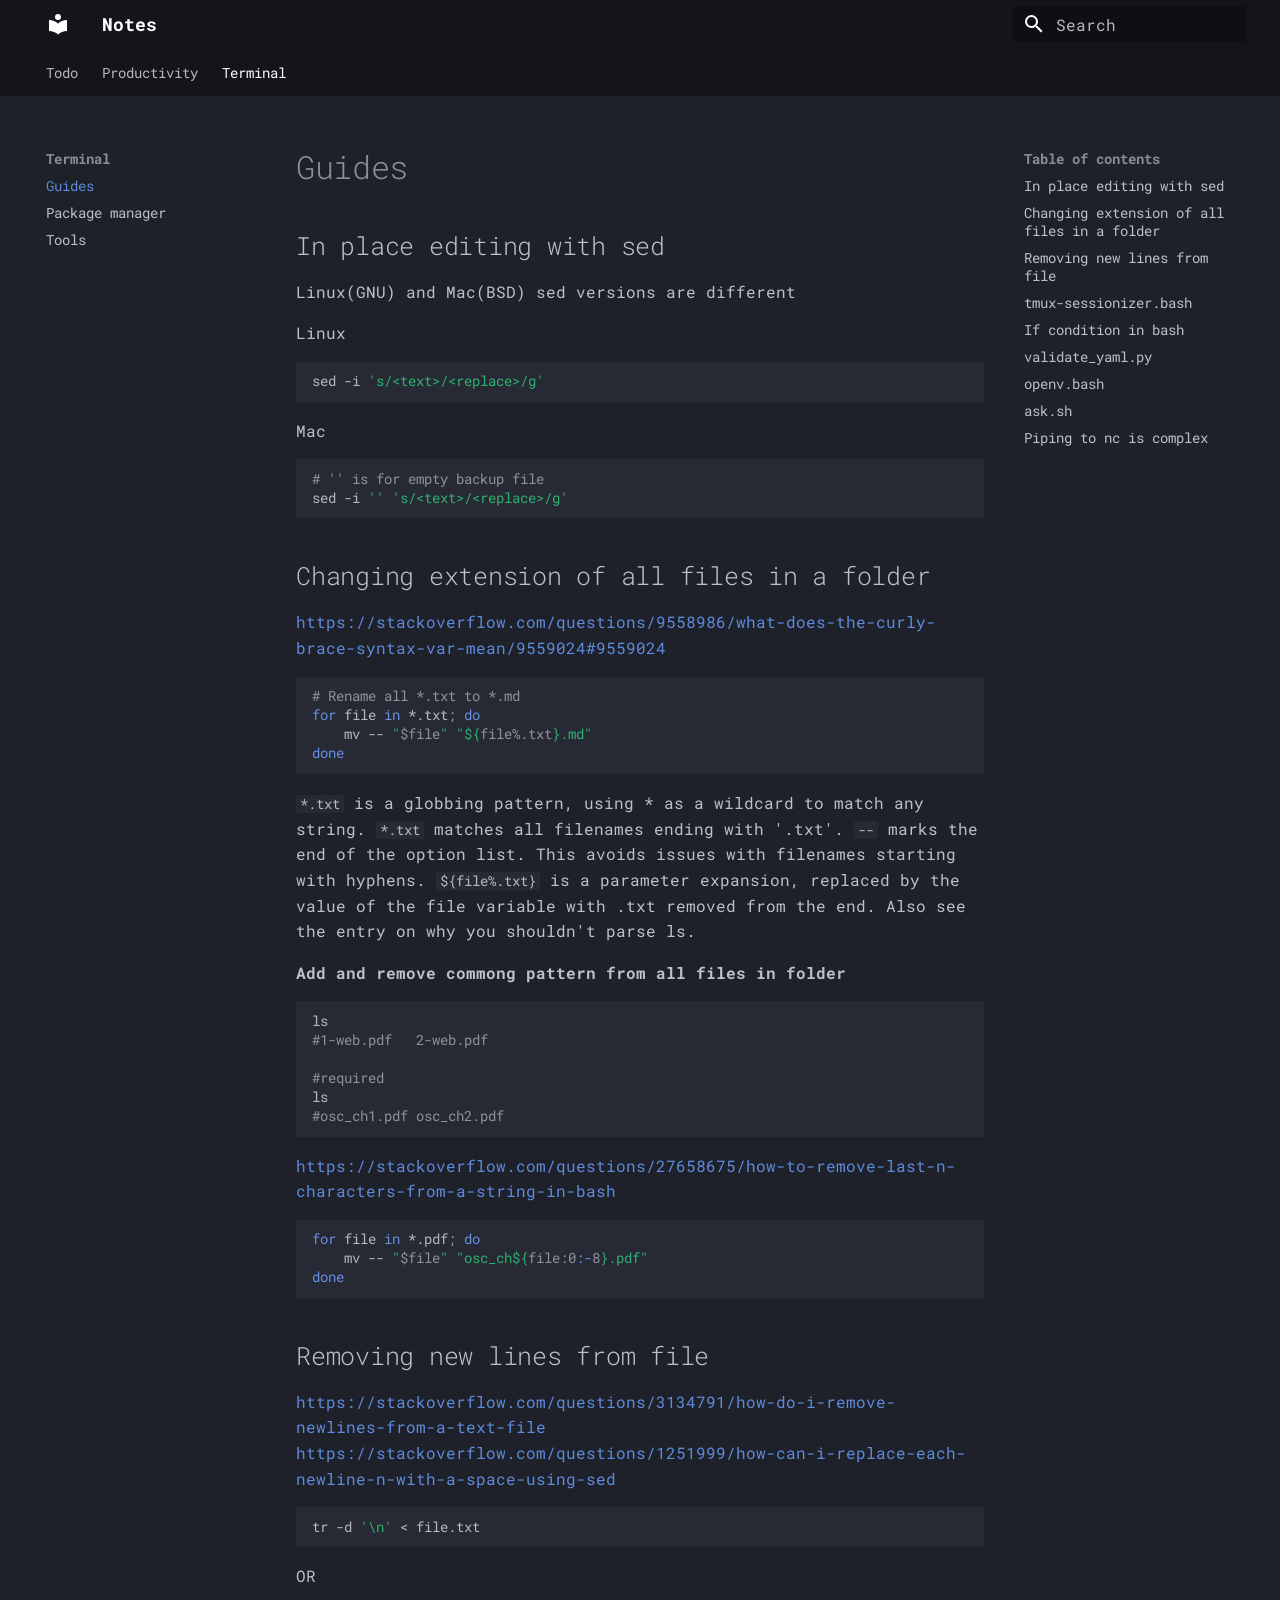
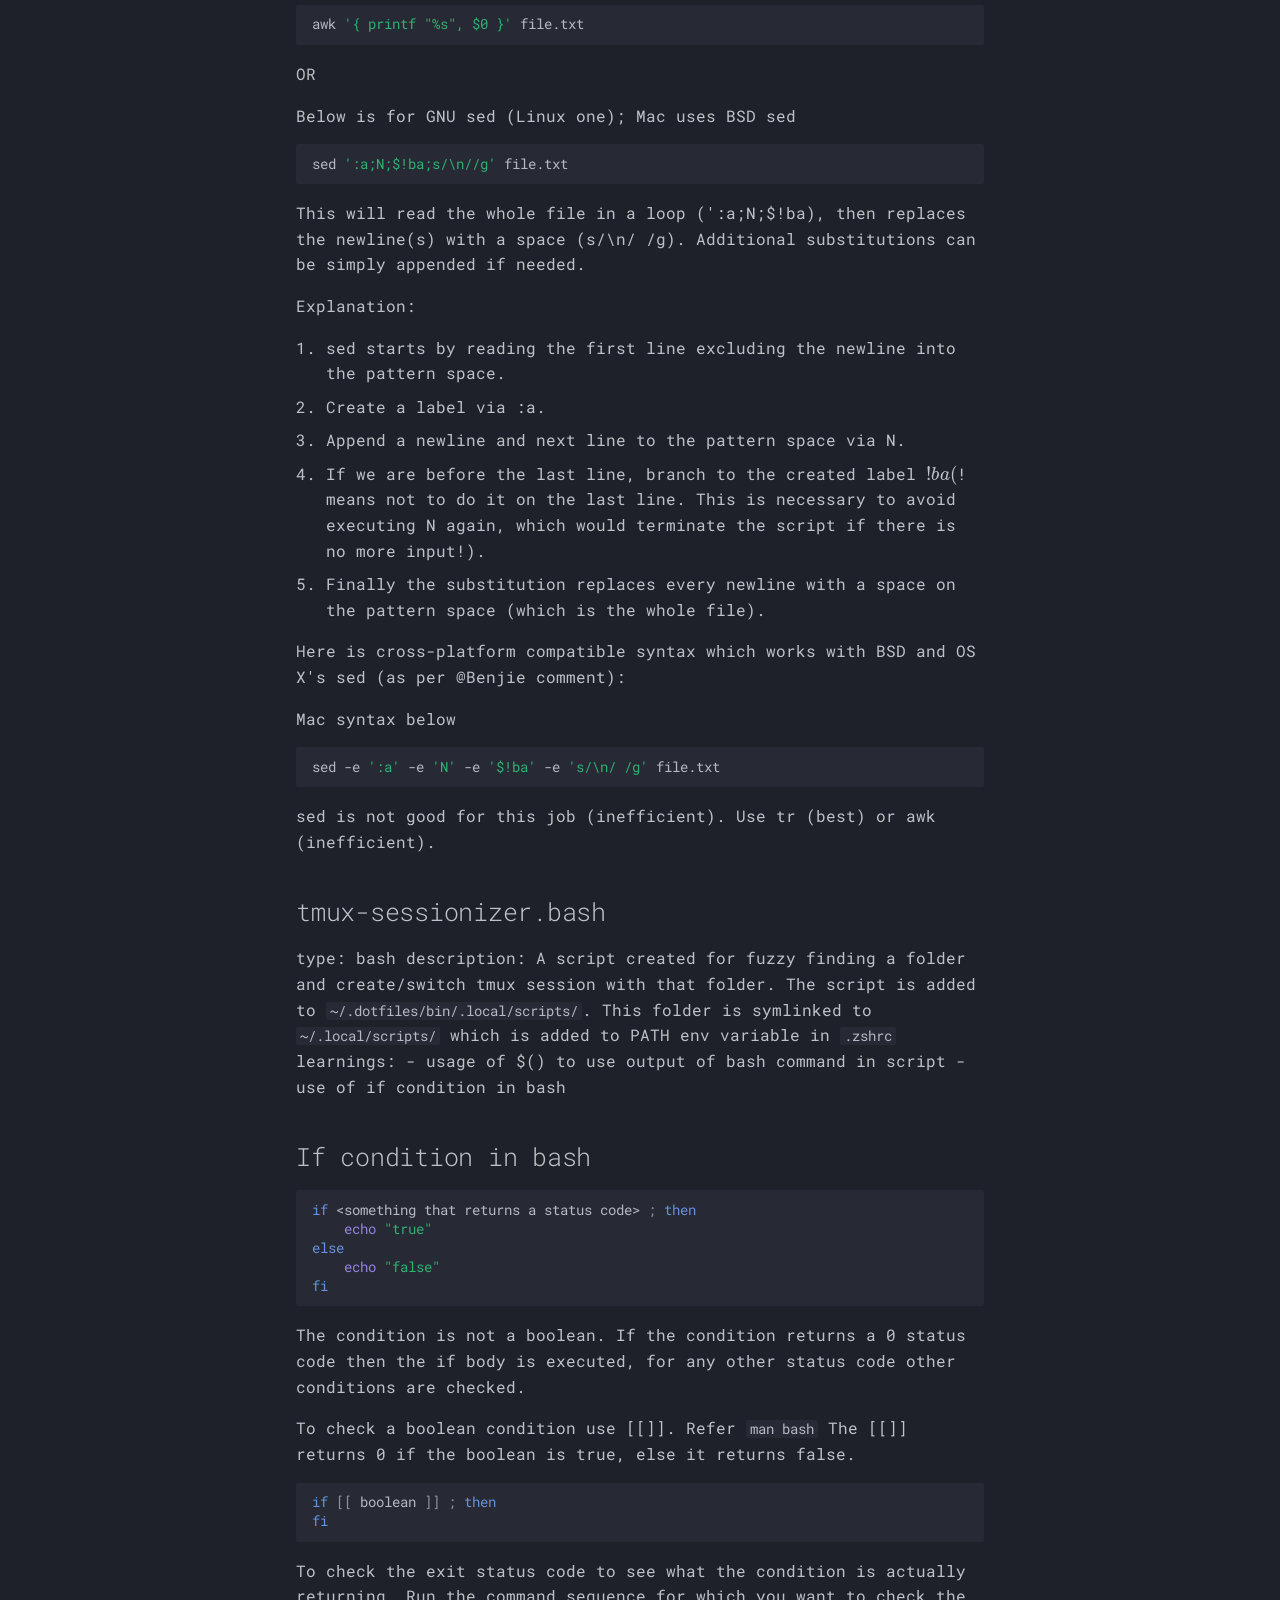
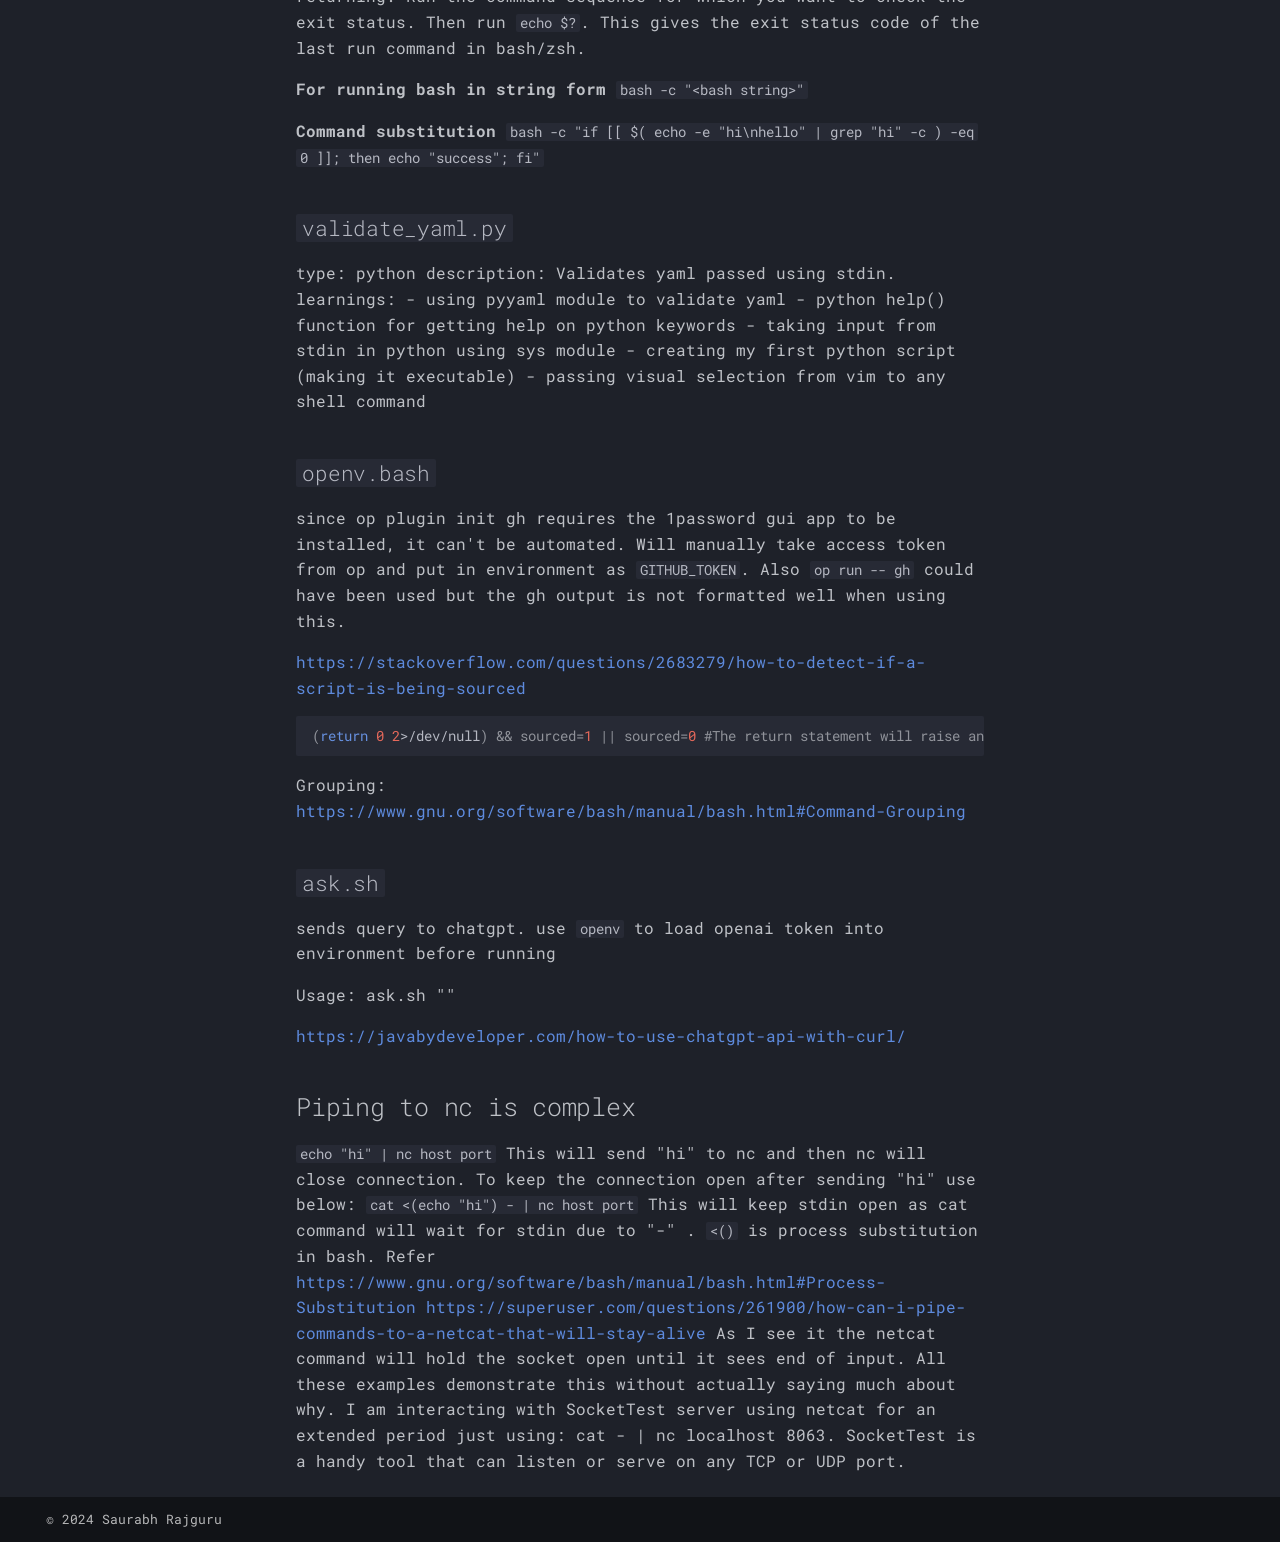
<file: terminal/guides/index.html>
<!doctype html>
<html lang="en" class="no-js">
  <head>
    
      <meta charset="utf-8">
      <meta name="viewport" content="width=device-width,initial-scale=1">
      
      
      
      
        <link rel="prev" href="../../productivity/website/">
      
      
        <link rel="next" href="../package_manager/">
      
      
      <link rel="icon" href="../../assets/images/favicon.png">
      <meta name="generator" content="mkdocs-1.6.0, mkdocs-material-9.5.24">
    
    
      
        <title>Guides - Notes</title>
      
    
    
      <link rel="stylesheet" href="../../assets/stylesheets/main.6543a935.min.css">
      
        
        <link rel="stylesheet" href="../../assets/stylesheets/palette.06af60db.min.css">
      
      


    
    
      
    
    
      
        
        
        <link rel="preconnect" href="https://fonts.gstatic.com" crossorigin>
        <link rel="stylesheet" href="https://fonts.googleapis.com/css?family=Roboto+Mono:300,300i,400,400i,700,700i%7CRoboto+Mono:400,400i,700,700i&display=fallback">
        <style>:root{--md-text-font:"Roboto Mono";--md-code-font:"Roboto Mono"}</style>
      
    
    
      <link rel="stylesheet" href="../../css/excali.css">
    
    <script>__md_scope=new URL("../..",location),__md_hash=e=>[...e].reduce((e,_)=>(e<<5)-e+_.charCodeAt(0),0),__md_get=(e,_=localStorage,t=__md_scope)=>JSON.parse(_.getItem(t.pathname+"."+e)),__md_set=(e,_,t=localStorage,a=__md_scope)=>{try{t.setItem(a.pathname+"."+e,JSON.stringify(_))}catch(e){}}</script>
    
      

    
    
    
  </head>
  
  
    
    
    
    
    
    <body dir="ltr" data-md-color-scheme="slate" data-md-color-primary="black" data-md-color-accent="indigo">
  
    
    <input class="md-toggle" data-md-toggle="drawer" type="checkbox" id="__drawer" autocomplete="off">
    <input class="md-toggle" data-md-toggle="search" type="checkbox" id="__search" autocomplete="off">
    <label class="md-overlay" for="__drawer"></label>
    <div data-md-component="skip">
      
        
        <a href="#guides" class="md-skip">
          Skip to content
        </a>
      
    </div>
    <div data-md-component="announce">
      
    </div>
    
    
      

<header class="md-header" data-md-component="header">
  <nav class="md-header__inner md-grid" aria-label="Header">
    <a href="../.." title="Notes" class="md-header__button md-logo" aria-label="Notes" data-md-component="logo">
      
  
  <svg xmlns="http://www.w3.org/2000/svg" viewBox="0 0 24 24"><path d="M12 8a3 3 0 0 0 3-3 3 3 0 0 0-3-3 3 3 0 0 0-3 3 3 3 0 0 0 3 3m0 3.54C9.64 9.35 6.5 8 3 8v11c3.5 0 6.64 1.35 9 3.54 2.36-2.19 5.5-3.54 9-3.54V8c-3.5 0-6.64 1.35-9 3.54Z"/></svg>

    </a>
    <label class="md-header__button md-icon" for="__drawer">
      
      <svg xmlns="http://www.w3.org/2000/svg" viewBox="0 0 24 24"><path d="M3 6h18v2H3V6m0 5h18v2H3v-2m0 5h18v2H3v-2Z"/></svg>
    </label>
    <div class="md-header__title" data-md-component="header-title">
      <div class="md-header__ellipsis">
        <div class="md-header__topic">
          <span class="md-ellipsis">
            Notes
          </span>
        </div>
        <div class="md-header__topic" data-md-component="header-topic">
          <span class="md-ellipsis">
            
              Guides
            
          </span>
        </div>
      </div>
    </div>
    
      
    
    
    
    
      <label class="md-header__button md-icon" for="__search">
        
        <svg xmlns="http://www.w3.org/2000/svg" viewBox="0 0 24 24"><path d="M9.5 3A6.5 6.5 0 0 1 16 9.5c0 1.61-.59 3.09-1.56 4.23l.27.27h.79l5 5-1.5 1.5-5-5v-.79l-.27-.27A6.516 6.516 0 0 1 9.5 16 6.5 6.5 0 0 1 3 9.5 6.5 6.5 0 0 1 9.5 3m0 2C7 5 5 7 5 9.5S7 14 9.5 14 14 12 14 9.5 12 5 9.5 5Z"/></svg>
      </label>
      <div class="md-search" data-md-component="search" role="dialog">
  <label class="md-search__overlay" for="__search"></label>
  <div class="md-search__inner" role="search">
    <form class="md-search__form" name="search">
      <input type="text" class="md-search__input" name="query" aria-label="Search" placeholder="Search" autocapitalize="off" autocorrect="off" autocomplete="off" spellcheck="false" data-md-component="search-query" required>
      <label class="md-search__icon md-icon" for="__search">
        
        <svg xmlns="http://www.w3.org/2000/svg" viewBox="0 0 24 24"><path d="M9.5 3A6.5 6.5 0 0 1 16 9.5c0 1.61-.59 3.09-1.56 4.23l.27.27h.79l5 5-1.5 1.5-5-5v-.79l-.27-.27A6.516 6.516 0 0 1 9.5 16 6.5 6.5 0 0 1 3 9.5 6.5 6.5 0 0 1 9.5 3m0 2C7 5 5 7 5 9.5S7 14 9.5 14 14 12 14 9.5 12 5 9.5 5Z"/></svg>
        
        <svg xmlns="http://www.w3.org/2000/svg" viewBox="0 0 24 24"><path d="M20 11v2H8l5.5 5.5-1.42 1.42L4.16 12l7.92-7.92L13.5 5.5 8 11h12Z"/></svg>
      </label>
      <nav class="md-search__options" aria-label="Search">
        
        <button type="reset" class="md-search__icon md-icon" title="Clear" aria-label="Clear" tabindex="-1">
          
          <svg xmlns="http://www.w3.org/2000/svg" viewBox="0 0 24 24"><path d="M19 6.41 17.59 5 12 10.59 6.41 5 5 6.41 10.59 12 5 17.59 6.41 19 12 13.41 17.59 19 19 17.59 13.41 12 19 6.41Z"/></svg>
        </button>
      </nav>
      
    </form>
    <div class="md-search__output">
      <div class="md-search__scrollwrap" data-md-scrollfix>
        <div class="md-search-result" data-md-component="search-result">
          <div class="md-search-result__meta">
            Initializing search
          </div>
          <ol class="md-search-result__list" role="presentation"></ol>
        </div>
      </div>
    </div>
  </div>
</div>
    
    
  </nav>
  
</header>
    
    <div class="md-container" data-md-component="container">
      
      
        
          
            
<nav class="md-tabs" aria-label="Tabs" data-md-component="tabs">
  <div class="md-grid">
    <ul class="md-tabs__list">
      
        
  
  
  
    <li class="md-tabs__item">
      <a href="../.." class="md-tabs__link">
        
  
    
  
  Todo

      </a>
    </li>
  

      
        
  
  
  
    
    
      <li class="md-tabs__item">
        <a href="../../productivity/file-structure/" class="md-tabs__link">
          
  
  Productivity

        </a>
      </li>
    
  

      
        
  
  
    
  
  
    
    
      <li class="md-tabs__item md-tabs__item--active">
        <a href="./" class="md-tabs__link">
          
  
  Terminal

        </a>
      </li>
    
  

      
    </ul>
  </div>
</nav>
          
        
      
      <main class="md-main" data-md-component="main">
        <div class="md-main__inner md-grid">
          
            
              
              <div class="md-sidebar md-sidebar--primary" data-md-component="sidebar" data-md-type="navigation" >
                <div class="md-sidebar__scrollwrap">
                  <div class="md-sidebar__inner">
                    


  


<nav class="md-nav md-nav--primary md-nav--lifted" aria-label="Navigation" data-md-level="0">
  <label class="md-nav__title" for="__drawer">
    <a href="../.." title="Notes" class="md-nav__button md-logo" aria-label="Notes" data-md-component="logo">
      
  
  <svg xmlns="http://www.w3.org/2000/svg" viewBox="0 0 24 24"><path d="M12 8a3 3 0 0 0 3-3 3 3 0 0 0-3-3 3 3 0 0 0-3 3 3 3 0 0 0 3 3m0 3.54C9.64 9.35 6.5 8 3 8v11c3.5 0 6.64 1.35 9 3.54 2.36-2.19 5.5-3.54 9-3.54V8c-3.5 0-6.64 1.35-9 3.54Z"/></svg>

    </a>
    Notes
  </label>
  
  <ul class="md-nav__list" data-md-scrollfix>
    
      
      
  
  
  
  
    <li class="md-nav__item">
      <a href="../.." class="md-nav__link">
        
  
  <span class="md-ellipsis">
    Todo
  </span>
  

      </a>
    </li>
  

    
      
      
  
  
  
  
    
    
    
      
      
        
      
    
    
    <li class="md-nav__item md-nav__item--nested">
      
        
        
        <input class="md-nav__toggle md-toggle " type="checkbox" id="__nav_2" >
        
          
          <label class="md-nav__link" for="__nav_2" id="__nav_2_label" tabindex="0">
            
  
  <span class="md-ellipsis">
    Productivity
  </span>
  

            <span class="md-nav__icon md-icon"></span>
          </label>
        
        <nav class="md-nav" data-md-level="1" aria-labelledby="__nav_2_label" aria-expanded="false">
          <label class="md-nav__title" for="__nav_2">
            <span class="md-nav__icon md-icon"></span>
            Productivity
          </label>
          <ul class="md-nav__list" data-md-scrollfix>
            
              
                
  
  
  
  
    <li class="md-nav__item">
      <a href="../../productivity/file-structure/" class="md-nav__link">
        
  
  <span class="md-ellipsis">
    File structure
  </span>
  

      </a>
    </li>
  

              
            
              
                
  
  
  
  
    <li class="md-nav__item">
      <a href="../../productivity/guides/" class="md-nav__link">
        
  
  <span class="md-ellipsis">
    Guides
  </span>
  

      </a>
    </li>
  

              
            
              
                
  
  
  
  
    <li class="md-nav__item">
      <a href="../../productivity/main/" class="md-nav__link">
        
  
  <span class="md-ellipsis">
    Main
  </span>
  

      </a>
    </li>
  

              
            
              
                
  
  
  
  
    <li class="md-nav__item">
      <a href="../../productivity/password-manager/" class="md-nav__link">
        
  
  <span class="md-ellipsis">
    Password Managers
  </span>
  

      </a>
    </li>
  

              
            
              
                
  
  
  
  
    <li class="md-nav__item">
      <a href="../../productivity/python-environment/" class="md-nav__link">
        
  
  <span class="md-ellipsis">
    Python environment set up
  </span>
  

      </a>
    </li>
  

              
            
              
                
  
  
  
  
    <li class="md-nav__item">
      <a href="../../productivity/tips/" class="md-nav__link">
        
  
  <span class="md-ellipsis">
    Tips
  </span>
  

      </a>
    </li>
  

              
            
              
                
  
  
  
  
    <li class="md-nav__item">
      <a href="../../productivity/tools/" class="md-nav__link">
        
  
  <span class="md-ellipsis">
    Tools
  </span>
  

      </a>
    </li>
  

              
            
              
                
  
  
  
  
    <li class="md-nav__item">
      <a href="../../productivity/vpn-set-up/" class="md-nav__link">
        
  
  <span class="md-ellipsis">
    Using openvpn for now
  </span>
  

      </a>
    </li>
  

              
            
              
                
  
  
  
  
    <li class="md-nav__item">
      <a href="../../productivity/website/" class="md-nav__link">
        
  
  <span class="md-ellipsis">
    My Website
  </span>
  

      </a>
    </li>
  

              
            
          </ul>
        </nav>
      
    </li>
  

    
      
      
  
  
    
  
  
  
    
    
    
      
        
        
      
      
        
      
    
    
    <li class="md-nav__item md-nav__item--active md-nav__item--section md-nav__item--nested">
      
        
        
        <input class="md-nav__toggle md-toggle " type="checkbox" id="__nav_3" checked>
        
          
          <label class="md-nav__link" for="__nav_3" id="__nav_3_label" tabindex="">
            
  
  <span class="md-ellipsis">
    Terminal
  </span>
  

            <span class="md-nav__icon md-icon"></span>
          </label>
        
        <nav class="md-nav" data-md-level="1" aria-labelledby="__nav_3_label" aria-expanded="true">
          <label class="md-nav__title" for="__nav_3">
            <span class="md-nav__icon md-icon"></span>
            Terminal
          </label>
          <ul class="md-nav__list" data-md-scrollfix>
            
              
                
  
  
    
  
  
  
    <li class="md-nav__item md-nav__item--active">
      
      <input class="md-nav__toggle md-toggle" type="checkbox" id="__toc">
      
      
        
      
      
        <label class="md-nav__link md-nav__link--active" for="__toc">
          
  
  <span class="md-ellipsis">
    Guides
  </span>
  

          <span class="md-nav__icon md-icon"></span>
        </label>
      
      <a href="./" class="md-nav__link md-nav__link--active">
        
  
  <span class="md-ellipsis">
    Guides
  </span>
  

      </a>
      
        

<nav class="md-nav md-nav--secondary" aria-label="Table of contents">
  
  
  
    
  
  
    <label class="md-nav__title" for="__toc">
      <span class="md-nav__icon md-icon"></span>
      Table of contents
    </label>
    <ul class="md-nav__list" data-md-component="toc" data-md-scrollfix>
      
        <li class="md-nav__item">
  <a href="#in-place-editing-with-sed" class="md-nav__link">
    <span class="md-ellipsis">
      In place editing with sed
    </span>
  </a>
  
</li>
      
        <li class="md-nav__item">
  <a href="#changing-extension-of-all-files-in-a-folder" class="md-nav__link">
    <span class="md-ellipsis">
      Changing extension of all files in a folder
    </span>
  </a>
  
</li>
      
        <li class="md-nav__item">
  <a href="#removing-new-lines-from-file" class="md-nav__link">
    <span class="md-ellipsis">
      Removing new lines from file
    </span>
  </a>
  
</li>
      
        <li class="md-nav__item">
  <a href="#tmux-sessionizerbash" class="md-nav__link">
    <span class="md-ellipsis">
      tmux-sessionizer.bash
    </span>
  </a>
  
</li>
      
        <li class="md-nav__item">
  <a href="#if-condition-in-bash" class="md-nav__link">
    <span class="md-ellipsis">
      If condition in bash
    </span>
  </a>
  
</li>
      
        <li class="md-nav__item">
  <a href="#validate_yamlpy" class="md-nav__link">
    <span class="md-ellipsis">
      validate_yaml.py
    </span>
  </a>
  
</li>
      
        <li class="md-nav__item">
  <a href="#openvbash" class="md-nav__link">
    <span class="md-ellipsis">
      openv.bash
    </span>
  </a>
  
</li>
      
        <li class="md-nav__item">
  <a href="#asksh" class="md-nav__link">
    <span class="md-ellipsis">
      ask.sh
    </span>
  </a>
  
</li>
      
        <li class="md-nav__item">
  <a href="#piping-to-nc-is-complex" class="md-nav__link">
    <span class="md-ellipsis">
      Piping to nc is complex
    </span>
  </a>
  
</li>
      
    </ul>
  
</nav>
      
    </li>
  

              
            
              
                
  
  
  
  
    <li class="md-nav__item">
      <a href="../package_manager/" class="md-nav__link">
        
  
  <span class="md-ellipsis">
    Package manager
  </span>
  

      </a>
    </li>
  

              
            
              
                
  
  
  
  
    <li class="md-nav__item">
      <a href="../tools/" class="md-nav__link">
        
  
  <span class="md-ellipsis">
    Tools
  </span>
  

      </a>
    </li>
  

              
            
          </ul>
        </nav>
      
    </li>
  

    
  </ul>
</nav>
                  </div>
                </div>
              </div>
            
            
              
              <div class="md-sidebar md-sidebar--secondary" data-md-component="sidebar" data-md-type="toc" >
                <div class="md-sidebar__scrollwrap">
                  <div class="md-sidebar__inner">
                    

<nav class="md-nav md-nav--secondary" aria-label="Table of contents">
  
  
  
    
  
  
    <label class="md-nav__title" for="__toc">
      <span class="md-nav__icon md-icon"></span>
      Table of contents
    </label>
    <ul class="md-nav__list" data-md-component="toc" data-md-scrollfix>
      
        <li class="md-nav__item">
  <a href="#in-place-editing-with-sed" class="md-nav__link">
    <span class="md-ellipsis">
      In place editing with sed
    </span>
  </a>
  
</li>
      
        <li class="md-nav__item">
  <a href="#changing-extension-of-all-files-in-a-folder" class="md-nav__link">
    <span class="md-ellipsis">
      Changing extension of all files in a folder
    </span>
  </a>
  
</li>
      
        <li class="md-nav__item">
  <a href="#removing-new-lines-from-file" class="md-nav__link">
    <span class="md-ellipsis">
      Removing new lines from file
    </span>
  </a>
  
</li>
      
        <li class="md-nav__item">
  <a href="#tmux-sessionizerbash" class="md-nav__link">
    <span class="md-ellipsis">
      tmux-sessionizer.bash
    </span>
  </a>
  
</li>
      
        <li class="md-nav__item">
  <a href="#if-condition-in-bash" class="md-nav__link">
    <span class="md-ellipsis">
      If condition in bash
    </span>
  </a>
  
</li>
      
        <li class="md-nav__item">
  <a href="#validate_yamlpy" class="md-nav__link">
    <span class="md-ellipsis">
      validate_yaml.py
    </span>
  </a>
  
</li>
      
        <li class="md-nav__item">
  <a href="#openvbash" class="md-nav__link">
    <span class="md-ellipsis">
      openv.bash
    </span>
  </a>
  
</li>
      
        <li class="md-nav__item">
  <a href="#asksh" class="md-nav__link">
    <span class="md-ellipsis">
      ask.sh
    </span>
  </a>
  
</li>
      
        <li class="md-nav__item">
  <a href="#piping-to-nc-is-complex" class="md-nav__link">
    <span class="md-ellipsis">
      Piping to nc is complex
    </span>
  </a>
  
</li>
      
    </ul>
  
</nav>
                  </div>
                </div>
              </div>
            
          
          
            <div class="md-content" data-md-component="content">
              <article class="md-content__inner md-typeset">
                
                  


<h1 id="guides">Guides</h1>
<h2 id="in-place-editing-with-sed">In place editing with sed</h2>
<p>Linux(GNU) and Mac(BSD) sed versions are different</p>
<p>Linux
<div class="language-sh highlight"><pre><span></span><code>sed<span class="w"> </span>-i<span class="w"> </span><span class="s1">&#39;s/&lt;text&gt;/&lt;replace&gt;/g&#39;</span>
</code></pre></div></p>
<p>Mac
<div class="language-sh highlight"><pre><span></span><code><span class="c1"># &#39;&#39; is for empty backup file</span>
sed<span class="w"> </span>-i<span class="w"> </span><span class="s1">&#39;&#39;</span><span class="w"> </span><span class="s1">&#39;s/&lt;text&gt;/&lt;replace&gt;/g&#39;</span>
</code></pre></div></p>
<h2 id="changing-extension-of-all-files-in-a-folder">Changing extension of all files in a folder</h2>
<p><a href="https://stackoverflow.com/questions/9558986/what-does-the-curly-brace-syntax-var-mean/9559024#9559024">https://stackoverflow.com/questions/9558986/what-does-the-curly-brace-syntax-var-mean/9559024#9559024</a></p>
<div class="language-sh highlight"><pre><span></span><code><span class="c1"># Rename all *.txt to *.md</span>
<span class="k">for</span><span class="w"> </span>file<span class="w"> </span><span class="k">in</span><span class="w"> </span>*.txt<span class="p">;</span><span class="w"> </span><span class="k">do</span>
<span class="w">    </span>mv<span class="w"> </span>--<span class="w"> </span><span class="s2">&quot;</span><span class="nv">$file</span><span class="s2">&quot;</span><span class="w"> </span><span class="s2">&quot;</span><span class="si">${</span><span class="nv">file</span><span class="p">%.txt</span><span class="si">}</span><span class="s2">.md&quot;</span>
<span class="k">done</span>
</code></pre></div>
<p><code>*.txt</code> is a globbing pattern, using * as a wildcard to match any string. <code>*.txt</code> matches all filenames ending with '.txt'.
<code>--</code> marks the end of the option list. This avoids issues with filenames starting with hyphens.
<code>${file%.txt}</code> is a parameter expansion, replaced by the value of the file variable with .txt removed from the end.
Also see the entry on why you shouldn't parse ls.</p>
<p><strong>Add and remove commong pattern from all files in folder</strong></p>
<div class="language-sh highlight"><pre><span></span><code>ls
<span class="c1">#1-web.pdf   2-web.pdf</span>

<span class="c1">#required</span>
ls
<span class="c1">#osc_ch1.pdf osc_ch2.pdf</span>
</code></pre></div>
<p><a href="https://stackoverflow.com/questions/27658675/how-to-remove-last-n-characters-from-a-string-in-bash">https://stackoverflow.com/questions/27658675/how-to-remove-last-n-characters-from-a-string-in-bash</a></p>
<div class="language-sh highlight"><pre><span></span><code><span class="k">for</span><span class="w"> </span>file<span class="w"> </span><span class="k">in</span><span class="w"> </span>*.pdf<span class="p">;</span><span class="w"> </span><span class="k">do</span>
<span class="w">    </span>mv<span class="w"> </span>--<span class="w"> </span><span class="s2">&quot;</span><span class="nv">$file</span><span class="s2">&quot;</span><span class="w"> </span><span class="s2">&quot;osc_ch</span><span class="si">${</span><span class="nv">file</span><span class="p">:</span><span class="nv">0</span><span class="k">:-</span><span class="nv">8</span><span class="si">}</span><span class="s2">.pdf&quot;</span>
<span class="k">done</span>
</code></pre></div>
<h2 id="removing-new-lines-from-file">Removing new lines from file</h2>
<p><a href="https://stackoverflow.com/questions/3134791/how-do-i-remove-newlines-from-a-text-file">https://stackoverflow.com/questions/3134791/how-do-i-remove-newlines-from-a-text-file</a>
<a href="https://stackoverflow.com/questions/1251999/how-can-i-replace-each-newline-n-with-a-space-using-sed">https://stackoverflow.com/questions/1251999/how-can-i-replace-each-newline-n-with-a-space-using-sed</a></p>
<div class="language-sh highlight"><pre><span></span><code>tr<span class="w"> </span>-d<span class="w"> </span><span class="s1">&#39;\n&#39;</span><span class="w"> </span>&lt;<span class="w"> </span>file.txt
</code></pre></div>
<p>OR</p>
<div class="language-sh highlight"><pre><span></span><code>awk<span class="w"> </span><span class="s1">&#39;{ printf &quot;%s&quot;, $0 }&#39;</span><span class="w"> </span>file.txt
</code></pre></div>
<p>OR</p>
<p>Below is for GNU sed (Linux one); Mac uses BSD sed
<div class="language-sh highlight"><pre><span></span><code>sed<span class="w"> </span><span class="s1">&#39;:a;N;$!ba;s/\n//g&#39;</span><span class="w"> </span>file.txt
</code></pre></div></p>
<p>This will read the whole file in a loop (':a;N;$!ba), then replaces the newline(s) with a space (s/\n/ /g). Additional substitutions can be simply appended if needed.</p>
<p>Explanation:</p>
<ol>
<li>sed starts by reading the first line excluding the newline into the pattern space.</li>
<li>Create a label via :a.</li>
<li>Append a newline and next line to the pattern space via N.</li>
<li>If we are before the last line, branch to the created label <span class="arithmatex">\(!ba (\)</span>! means not to do it on the last line. This is necessary to avoid executing N again, which would terminate the script if there is no more input!).</li>
<li>Finally the substitution replaces every newline with a space on the pattern space (which is the whole file).</li>
</ol>
<p>Here is cross-platform compatible syntax which works with BSD and OS X's sed (as per @Benjie comment):</p>
<p>Mac syntax below
<div class="language-sh highlight"><pre><span></span><code>sed<span class="w"> </span>-e<span class="w"> </span><span class="s1">&#39;:a&#39;</span><span class="w"> </span>-e<span class="w"> </span><span class="s1">&#39;N&#39;</span><span class="w"> </span>-e<span class="w"> </span><span class="s1">&#39;$!ba&#39;</span><span class="w"> </span>-e<span class="w"> </span><span class="s1">&#39;s/\n/ /g&#39;</span><span class="w"> </span>file.txt
</code></pre></div></p>
<p>sed is not good for this job (inefficient). Use tr (best) or awk (inefficient).</p>
<h2 id="tmux-sessionizerbash">tmux-sessionizer.bash</h2>
<p>type: bash
description:
A script created for fuzzy finding a folder and create/switch tmux session with that folder.
The script is added to <code>~/.dotfiles/bin/.local/scripts/</code>. This folder is symlinked to <code>~/.local/scripts/</code> which is added to PATH env variable in <code>.zshrc</code> 
learnings:
  - usage of $() to use output of bash command in script
  - use of if condition in bash</p>
<h2 id="if-condition-in-bash">If condition in bash</h2>
<p><div class="language-bash highlight"><pre><span></span><code><span class="k">if</span><span class="w"> </span>&lt;something<span class="w"> </span>that<span class="w"> </span>returns<span class="w"> </span>a<span class="w"> </span>status<span class="w"> </span>code&gt;<span class="w"> </span><span class="p">;</span><span class="w"> </span><span class="k">then</span>
<span class="w">    </span><span class="nb">echo</span><span class="w"> </span><span class="s2">&quot;true&quot;</span>
<span class="k">else</span>
<span class="w">    </span><span class="nb">echo</span><span class="w"> </span><span class="s2">&quot;false&quot;</span>
<span class="k">fi</span>
</code></pre></div>
The condition is not a boolean. If the condition returns a 0 status code then the if body is executed, for any other status code other conditions are checked.</p>
<p>To check a boolean condition use [[]]. Refer <code>man bash</code>
The [[]] returns 0 if the boolean is true, else it returns false.
<div class="language-bash highlight"><pre><span></span><code><span class="k">if</span><span class="w"> </span><span class="o">[[</span><span class="w"> </span>boolean<span class="w"> </span><span class="o">]]</span><span class="w"> </span><span class="p">;</span><span class="w"> </span><span class="k">then</span>
<span class="k">fi</span>
</code></pre></div></p>
<p>To check the exit status code to see what the condition is actually returning.
Run the command sequence for which you want to check the exit status.
Then run <code>echo $?</code>. This gives the exit status code of the last run command in bash/zsh.</p>
<p><strong>For running bash in string form</strong>
<code>bash -c "&lt;bash string&gt;"</code></p>
<p><strong>Command substitution</strong>
<code>bash -c "if  [[ $( echo -e "hi\nhello" | grep "hi" -c ) -eq 0 ]]; then echo "success"; fi"</code></p>
<h2 id="validate_yamlpy"><code>validate_yaml.py</code></h2>
<p>type: python
description:
Validates yaml passed using stdin.
learnings:
  - using pyyaml module to validate yaml
  - python help() function for getting help on python keywords
  - taking input from stdin in python using sys module
  - creating my first python script (making it executable)
  - passing visual selection from vim to any shell command</p>
<h2 id="openvbash"><code>openv.bash</code></h2>
<p>since op plugin init gh requires the 1password gui app to be installed, it can't be automated. Will manually take access token from op and put in environment as <code>GITHUB_TOKEN</code>.
Also <code>op run -- gh</code> could have been used but the gh output is not formatted well when using this.</p>
<p><a href="https://stackoverflow.com/questions/2683279/how-to-detect-if-a-script-is-being-sourced">https://stackoverflow.com/questions/2683279/how-to-detect-if-a-script-is-being-sourced</a></p>
<div class="language-bash highlight"><pre><span></span><code><span class="o">(</span><span class="k">return</span><span class="w"> </span><span class="m">0</span><span class="w"> </span><span class="m">2</span>&gt;/dev/null<span class="o">)</span><span class="w"> </span><span class="o">&amp;&amp;</span><span class="w"> </span><span class="nv">sourced</span><span class="o">=</span><span class="m">1</span><span class="w"> </span><span class="o">||</span><span class="w"> </span><span class="nv">sourced</span><span class="o">=</span><span class="m">0</span><span class="w"> </span><span class="c1">#The return statement will raise an error if you try to execute it outside of a function or if the script is not sourced</span>
</code></pre></div>
<p>Grouping: <a href="https://www.gnu.org/software/bash/manual/bash.html#Command-Grouping">https://www.gnu.org/software/bash/manual/bash.html#Command-Grouping</a></p>
<h2 id="asksh"><code>ask.sh</code></h2>
<p>sends query to chatgpt. use <code>openv</code> to load openai token into environment before running</p>
<p>Usage:
ask.sh "<prompt>" <output-token-limit(optional)></p>
<p><a href="https://javabydeveloper.com/how-to-use-chatgpt-api-with-curl/">https://javabydeveloper.com/how-to-use-chatgpt-api-with-curl/</a> </p>
<h2 id="piping-to-nc-is-complex">Piping to nc is complex</h2>
<p><code>echo "hi" | nc host port</code>
This will send "hi" to nc and then nc will close connection. To keep the connection open after sending "hi" use below:
<code>cat &lt;(echo "hi") - | nc host port</code> This will keep stdin open as cat command will wait for stdin due to "-" . <code>&lt;()</code> is process substitution in bash. Refer <a href="https://www.gnu.org/software/bash/manual/bash.html#Process-Substitution">https://www.gnu.org/software/bash/manual/bash.html#Process-Substitution</a>
<a href="https://superuser.com/questions/261900/how-can-i-pipe-commands-to-a-netcat-that-will-stay-alive">https://superuser.com/questions/261900/how-can-i-pipe-commands-to-a-netcat-that-will-stay-alive</a>
As I see it the netcat command will hold the socket open until it sees end of input. All these examples demonstrate this without actually saying much about why. I am interacting with SocketTest server using netcat for an extended period just using: cat -  |  nc   localhost  8063. SocketTest is a handy tool that can listen or serve on any TCP or UDP port.</p>












                
              </article>
            </div>
          
          
<script>var target=document.getElementById(location.hash.slice(1));target&&target.name&&(target.checked=target.name.startsWith("__tabbed_"))</script>
        </div>
        
          <button type="button" class="md-top md-icon" data-md-component="top" hidden>
  
  <svg xmlns="http://www.w3.org/2000/svg" viewBox="0 0 24 24"><path d="M13 20h-2V8l-5.5 5.5-1.42-1.42L12 4.16l7.92 7.92-1.42 1.42L13 8v12Z"/></svg>
  Back to top
</button>
        
      </main>
      
        <footer class="md-footer">
  
  <div class="md-footer-meta md-typeset">
    <div class="md-footer-meta__inner md-grid">
      <div class="md-copyright">
  
    <div class="md-copyright__highlight">
      &copy; 2024 Saurabh Rajguru
    </div>
  
  
</div>
      
    </div>
  </div>
</footer>
      
    </div>
    <div class="md-dialog" data-md-component="dialog">
      <div class="md-dialog__inner md-typeset"></div>
    </div>
    
    
    <script id="__config" type="application/json">{"base": "../..", "features": ["navigation.tabs", "navigation.sections", "navigation.top", "header.autohide"], "search": "../../assets/javascripts/workers/search.b8dbb3d2.min.js", "translations": {"clipboard.copied": "Copied to clipboard", "clipboard.copy": "Copy to clipboard", "search.result.more.one": "1 more on this page", "search.result.more.other": "# more on this page", "search.result.none": "No matching documents", "search.result.one": "1 matching document", "search.result.other": "# matching documents", "search.result.placeholder": "Type to start searching", "search.result.term.missing": "Missing", "select.version": "Select version"}}</script>
    
    
      <script src="../../assets/javascripts/bundle.081f42fc.min.js"></script>
      
        <script src="../../js/mathjax_config.js"></script>
      
        <script src="../../js/mathjax@3.2.2/es5/tex-mml-chtml.js"></script>
      
    
  </body>
</html>
</file>
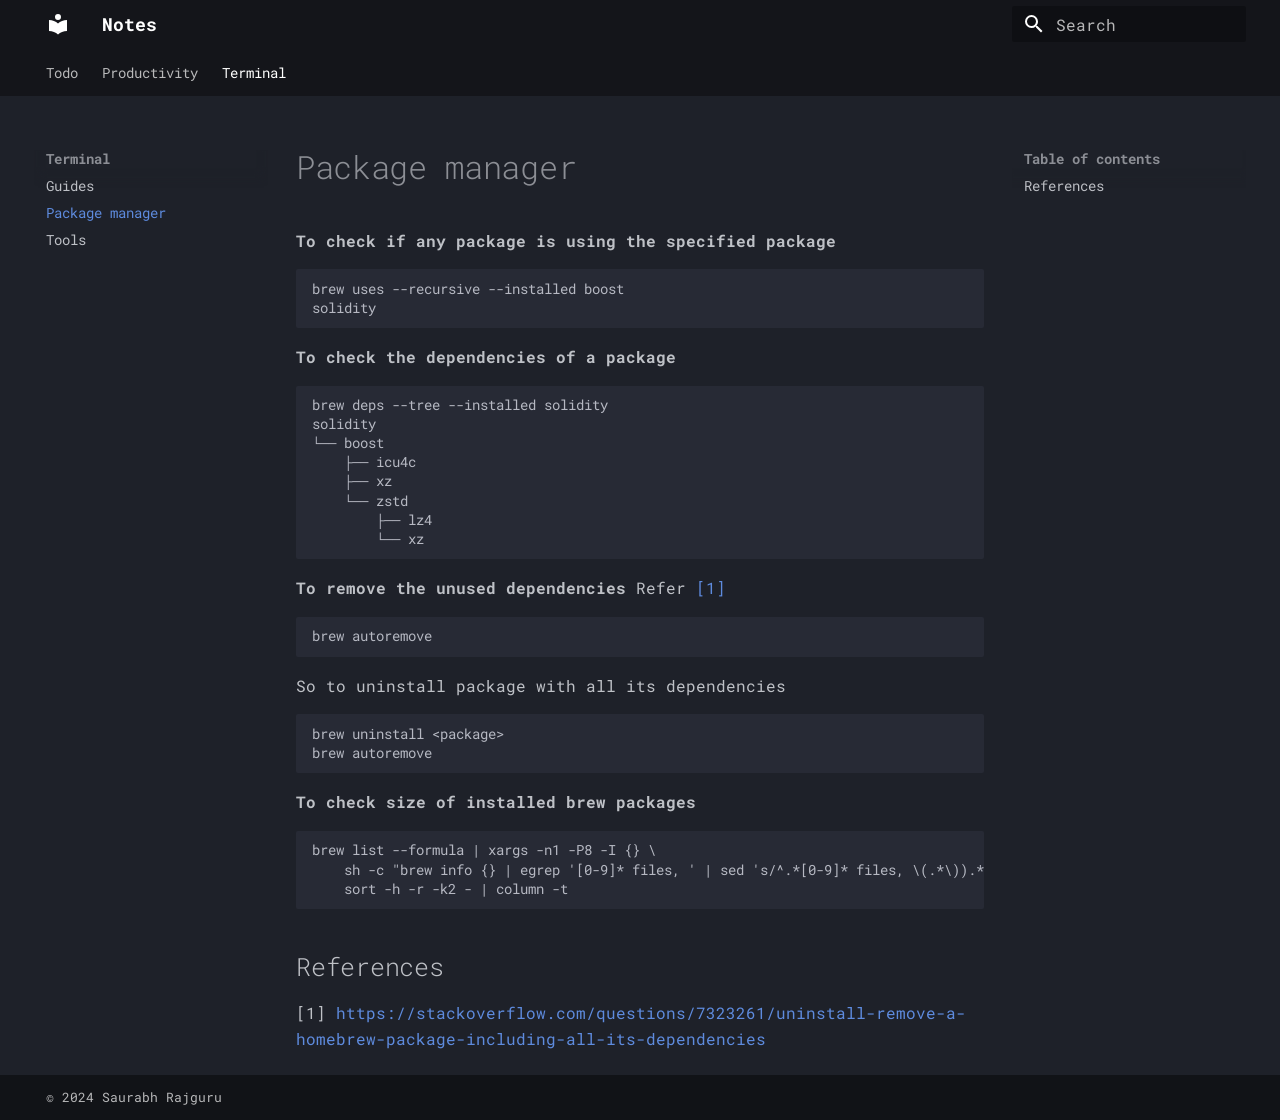
<file: terminal/package_manager/index.html>
<!doctype html>
<html lang="en" class="no-js">
  <head>
    
      <meta charset="utf-8">
      <meta name="viewport" content="width=device-width,initial-scale=1">
      
      
      
      
        <link rel="prev" href="../guides/">
      
      
        <link rel="next" href="../tools/">
      
      
      <link rel="icon" href="../../assets/images/favicon.png">
      <meta name="generator" content="mkdocs-1.6.0, mkdocs-material-9.5.24">
    
    
      
        <title>Package manager - Notes</title>
      
    
    
      <link rel="stylesheet" href="../../assets/stylesheets/main.6543a935.min.css">
      
        
        <link rel="stylesheet" href="../../assets/stylesheets/palette.06af60db.min.css">
      
      


    
    
      
    
    
      
        
        
        <link rel="preconnect" href="https://fonts.gstatic.com" crossorigin>
        <link rel="stylesheet" href="https://fonts.googleapis.com/css?family=Roboto+Mono:300,300i,400,400i,700,700i%7CRoboto+Mono:400,400i,700,700i&display=fallback">
        <style>:root{--md-text-font:"Roboto Mono";--md-code-font:"Roboto Mono"}</style>
      
    
    
      <link rel="stylesheet" href="../../css/excali.css">
    
    <script>__md_scope=new URL("../..",location),__md_hash=e=>[...e].reduce((e,_)=>(e<<5)-e+_.charCodeAt(0),0),__md_get=(e,_=localStorage,t=__md_scope)=>JSON.parse(_.getItem(t.pathname+"."+e)),__md_set=(e,_,t=localStorage,a=__md_scope)=>{try{t.setItem(a.pathname+"."+e,JSON.stringify(_))}catch(e){}}</script>
    
      

    
    
    
  </head>
  
  
    
    
    
    
    
    <body dir="ltr" data-md-color-scheme="slate" data-md-color-primary="black" data-md-color-accent="indigo">
  
    
    <input class="md-toggle" data-md-toggle="drawer" type="checkbox" id="__drawer" autocomplete="off">
    <input class="md-toggle" data-md-toggle="search" type="checkbox" id="__search" autocomplete="off">
    <label class="md-overlay" for="__drawer"></label>
    <div data-md-component="skip">
      
        
        <a href="#references" class="md-skip">
          Skip to content
        </a>
      
    </div>
    <div data-md-component="announce">
      
    </div>
    
    
      

<header class="md-header" data-md-component="header">
  <nav class="md-header__inner md-grid" aria-label="Header">
    <a href="../.." title="Notes" class="md-header__button md-logo" aria-label="Notes" data-md-component="logo">
      
  
  <svg xmlns="http://www.w3.org/2000/svg" viewBox="0 0 24 24"><path d="M12 8a3 3 0 0 0 3-3 3 3 0 0 0-3-3 3 3 0 0 0-3 3 3 3 0 0 0 3 3m0 3.54C9.64 9.35 6.5 8 3 8v11c3.5 0 6.64 1.35 9 3.54 2.36-2.19 5.5-3.54 9-3.54V8c-3.5 0-6.64 1.35-9 3.54Z"/></svg>

    </a>
    <label class="md-header__button md-icon" for="__drawer">
      
      <svg xmlns="http://www.w3.org/2000/svg" viewBox="0 0 24 24"><path d="M3 6h18v2H3V6m0 5h18v2H3v-2m0 5h18v2H3v-2Z"/></svg>
    </label>
    <div class="md-header__title" data-md-component="header-title">
      <div class="md-header__ellipsis">
        <div class="md-header__topic">
          <span class="md-ellipsis">
            Notes
          </span>
        </div>
        <div class="md-header__topic" data-md-component="header-topic">
          <span class="md-ellipsis">
            
              Package manager
            
          </span>
        </div>
      </div>
    </div>
    
      
    
    
    
    
      <label class="md-header__button md-icon" for="__search">
        
        <svg xmlns="http://www.w3.org/2000/svg" viewBox="0 0 24 24"><path d="M9.5 3A6.5 6.5 0 0 1 16 9.5c0 1.61-.59 3.09-1.56 4.23l.27.27h.79l5 5-1.5 1.5-5-5v-.79l-.27-.27A6.516 6.516 0 0 1 9.5 16 6.5 6.5 0 0 1 3 9.5 6.5 6.5 0 0 1 9.5 3m0 2C7 5 5 7 5 9.5S7 14 9.5 14 14 12 14 9.5 12 5 9.5 5Z"/></svg>
      </label>
      <div class="md-search" data-md-component="search" role="dialog">
  <label class="md-search__overlay" for="__search"></label>
  <div class="md-search__inner" role="search">
    <form class="md-search__form" name="search">
      <input type="text" class="md-search__input" name="query" aria-label="Search" placeholder="Search" autocapitalize="off" autocorrect="off" autocomplete="off" spellcheck="false" data-md-component="search-query" required>
      <label class="md-search__icon md-icon" for="__search">
        
        <svg xmlns="http://www.w3.org/2000/svg" viewBox="0 0 24 24"><path d="M9.5 3A6.5 6.5 0 0 1 16 9.5c0 1.61-.59 3.09-1.56 4.23l.27.27h.79l5 5-1.5 1.5-5-5v-.79l-.27-.27A6.516 6.516 0 0 1 9.5 16 6.5 6.5 0 0 1 3 9.5 6.5 6.5 0 0 1 9.5 3m0 2C7 5 5 7 5 9.5S7 14 9.5 14 14 12 14 9.5 12 5 9.5 5Z"/></svg>
        
        <svg xmlns="http://www.w3.org/2000/svg" viewBox="0 0 24 24"><path d="M20 11v2H8l5.5 5.5-1.42 1.42L4.16 12l7.92-7.92L13.5 5.5 8 11h12Z"/></svg>
      </label>
      <nav class="md-search__options" aria-label="Search">
        
        <button type="reset" class="md-search__icon md-icon" title="Clear" aria-label="Clear" tabindex="-1">
          
          <svg xmlns="http://www.w3.org/2000/svg" viewBox="0 0 24 24"><path d="M19 6.41 17.59 5 12 10.59 6.41 5 5 6.41 10.59 12 5 17.59 6.41 19 12 13.41 17.59 19 19 17.59 13.41 12 19 6.41Z"/></svg>
        </button>
      </nav>
      
    </form>
    <div class="md-search__output">
      <div class="md-search__scrollwrap" data-md-scrollfix>
        <div class="md-search-result" data-md-component="search-result">
          <div class="md-search-result__meta">
            Initializing search
          </div>
          <ol class="md-search-result__list" role="presentation"></ol>
        </div>
      </div>
    </div>
  </div>
</div>
    
    
  </nav>
  
</header>
    
    <div class="md-container" data-md-component="container">
      
      
        
          
            
<nav class="md-tabs" aria-label="Tabs" data-md-component="tabs">
  <div class="md-grid">
    <ul class="md-tabs__list">
      
        
  
  
  
    <li class="md-tabs__item">
      <a href="../.." class="md-tabs__link">
        
  
    
  
  Todo

      </a>
    </li>
  

      
        
  
  
  
    
    
      <li class="md-tabs__item">
        <a href="../../productivity/file-structure/" class="md-tabs__link">
          
  
  Productivity

        </a>
      </li>
    
  

      
        
  
  
    
  
  
    
    
      <li class="md-tabs__item md-tabs__item--active">
        <a href="../guides/" class="md-tabs__link">
          
  
  Terminal

        </a>
      </li>
    
  

      
    </ul>
  </div>
</nav>
          
        
      
      <main class="md-main" data-md-component="main">
        <div class="md-main__inner md-grid">
          
            
              
              <div class="md-sidebar md-sidebar--primary" data-md-component="sidebar" data-md-type="navigation" >
                <div class="md-sidebar__scrollwrap">
                  <div class="md-sidebar__inner">
                    


  


<nav class="md-nav md-nav--primary md-nav--lifted" aria-label="Navigation" data-md-level="0">
  <label class="md-nav__title" for="__drawer">
    <a href="../.." title="Notes" class="md-nav__button md-logo" aria-label="Notes" data-md-component="logo">
      
  
  <svg xmlns="http://www.w3.org/2000/svg" viewBox="0 0 24 24"><path d="M12 8a3 3 0 0 0 3-3 3 3 0 0 0-3-3 3 3 0 0 0-3 3 3 3 0 0 0 3 3m0 3.54C9.64 9.35 6.5 8 3 8v11c3.5 0 6.64 1.35 9 3.54 2.36-2.19 5.5-3.54 9-3.54V8c-3.5 0-6.64 1.35-9 3.54Z"/></svg>

    </a>
    Notes
  </label>
  
  <ul class="md-nav__list" data-md-scrollfix>
    
      
      
  
  
  
  
    <li class="md-nav__item">
      <a href="../.." class="md-nav__link">
        
  
  <span class="md-ellipsis">
    Todo
  </span>
  

      </a>
    </li>
  

    
      
      
  
  
  
  
    
    
    
      
      
        
      
    
    
    <li class="md-nav__item md-nav__item--nested">
      
        
        
        <input class="md-nav__toggle md-toggle " type="checkbox" id="__nav_2" >
        
          
          <label class="md-nav__link" for="__nav_2" id="__nav_2_label" tabindex="0">
            
  
  <span class="md-ellipsis">
    Productivity
  </span>
  

            <span class="md-nav__icon md-icon"></span>
          </label>
        
        <nav class="md-nav" data-md-level="1" aria-labelledby="__nav_2_label" aria-expanded="false">
          <label class="md-nav__title" for="__nav_2">
            <span class="md-nav__icon md-icon"></span>
            Productivity
          </label>
          <ul class="md-nav__list" data-md-scrollfix>
            
              
                
  
  
  
  
    <li class="md-nav__item">
      <a href="../../productivity/file-structure/" class="md-nav__link">
        
  
  <span class="md-ellipsis">
    File structure
  </span>
  

      </a>
    </li>
  

              
            
              
                
  
  
  
  
    <li class="md-nav__item">
      <a href="../../productivity/guides/" class="md-nav__link">
        
  
  <span class="md-ellipsis">
    Guides
  </span>
  

      </a>
    </li>
  

              
            
              
                
  
  
  
  
    <li class="md-nav__item">
      <a href="../../productivity/main/" class="md-nav__link">
        
  
  <span class="md-ellipsis">
    Main
  </span>
  

      </a>
    </li>
  

              
            
              
                
  
  
  
  
    <li class="md-nav__item">
      <a href="../../productivity/password-manager/" class="md-nav__link">
        
  
  <span class="md-ellipsis">
    Password Managers
  </span>
  

      </a>
    </li>
  

              
            
              
                
  
  
  
  
    <li class="md-nav__item">
      <a href="../../productivity/python-environment/" class="md-nav__link">
        
  
  <span class="md-ellipsis">
    Python environment set up
  </span>
  

      </a>
    </li>
  

              
            
              
                
  
  
  
  
    <li class="md-nav__item">
      <a href="../../productivity/tips/" class="md-nav__link">
        
  
  <span class="md-ellipsis">
    Tips
  </span>
  

      </a>
    </li>
  

              
            
              
                
  
  
  
  
    <li class="md-nav__item">
      <a href="../../productivity/tools/" class="md-nav__link">
        
  
  <span class="md-ellipsis">
    Tools
  </span>
  

      </a>
    </li>
  

              
            
              
                
  
  
  
  
    <li class="md-nav__item">
      <a href="../../productivity/vpn-set-up/" class="md-nav__link">
        
  
  <span class="md-ellipsis">
    Using openvpn for now
  </span>
  

      </a>
    </li>
  

              
            
              
                
  
  
  
  
    <li class="md-nav__item">
      <a href="../../productivity/website/" class="md-nav__link">
        
  
  <span class="md-ellipsis">
    My Website
  </span>
  

      </a>
    </li>
  

              
            
          </ul>
        </nav>
      
    </li>
  

    
      
      
  
  
    
  
  
  
    
    
    
      
        
        
      
      
        
      
    
    
    <li class="md-nav__item md-nav__item--active md-nav__item--section md-nav__item--nested">
      
        
        
        <input class="md-nav__toggle md-toggle " type="checkbox" id="__nav_3" checked>
        
          
          <label class="md-nav__link" for="__nav_3" id="__nav_3_label" tabindex="">
            
  
  <span class="md-ellipsis">
    Terminal
  </span>
  

            <span class="md-nav__icon md-icon"></span>
          </label>
        
        <nav class="md-nav" data-md-level="1" aria-labelledby="__nav_3_label" aria-expanded="true">
          <label class="md-nav__title" for="__nav_3">
            <span class="md-nav__icon md-icon"></span>
            Terminal
          </label>
          <ul class="md-nav__list" data-md-scrollfix>
            
              
                
  
  
  
  
    <li class="md-nav__item">
      <a href="../guides/" class="md-nav__link">
        
  
  <span class="md-ellipsis">
    Guides
  </span>
  

      </a>
    </li>
  

              
            
              
                
  
  
    
  
  
  
    <li class="md-nav__item md-nav__item--active">
      
      <input class="md-nav__toggle md-toggle" type="checkbox" id="__toc">
      
      
      
        <label class="md-nav__link md-nav__link--active" for="__toc">
          
  
  <span class="md-ellipsis">
    Package manager
  </span>
  

          <span class="md-nav__icon md-icon"></span>
        </label>
      
      <a href="./" class="md-nav__link md-nav__link--active">
        
  
  <span class="md-ellipsis">
    Package manager
  </span>
  

      </a>
      
        

<nav class="md-nav md-nav--secondary" aria-label="Table of contents">
  
  
  
  
    <label class="md-nav__title" for="__toc">
      <span class="md-nav__icon md-icon"></span>
      Table of contents
    </label>
    <ul class="md-nav__list" data-md-component="toc" data-md-scrollfix>
      
        <li class="md-nav__item">
  <a href="#references" class="md-nav__link">
    <span class="md-ellipsis">
      References
    </span>
  </a>
  
</li>
      
    </ul>
  
</nav>
      
    </li>
  

              
            
              
                
  
  
  
  
    <li class="md-nav__item">
      <a href="../tools/" class="md-nav__link">
        
  
  <span class="md-ellipsis">
    Tools
  </span>
  

      </a>
    </li>
  

              
            
          </ul>
        </nav>
      
    </li>
  

    
  </ul>
</nav>
                  </div>
                </div>
              </div>
            
            
              
              <div class="md-sidebar md-sidebar--secondary" data-md-component="sidebar" data-md-type="toc" >
                <div class="md-sidebar__scrollwrap">
                  <div class="md-sidebar__inner">
                    

<nav class="md-nav md-nav--secondary" aria-label="Table of contents">
  
  
  
  
    <label class="md-nav__title" for="__toc">
      <span class="md-nav__icon md-icon"></span>
      Table of contents
    </label>
    <ul class="md-nav__list" data-md-component="toc" data-md-scrollfix>
      
        <li class="md-nav__item">
  <a href="#references" class="md-nav__link">
    <span class="md-ellipsis">
      References
    </span>
  </a>
  
</li>
      
    </ul>
  
</nav>
                  </div>
                </div>
              </div>
            
          
          
            <div class="md-content" data-md-component="content">
              <article class="md-content__inner md-typeset">
                
                  


  <h1>Package manager</h1>

<p><strong>To check if any package is using the specified package</strong>
<div class="language-text highlight"><pre><span></span><code>brew uses --recursive --installed boost
solidity
</code></pre></div></p>
<p><strong>To check the dependencies of a package</strong>
<div class="language-text highlight"><pre><span></span><code>brew deps --tree --installed solidity  
solidity
└── boost
    ├── icu4c
    ├── xz
    └── zstd
        ├── lz4
        └── xz
</code></pre></div></p>
<p><strong>To remove the unused dependencies</strong>
Refer <a href="https://stackoverflow.com/questions/7323261/uninstall-remove-a-homebrew-package-including-all-its-dependencies">[1]</a>
<div class="language-text highlight"><pre><span></span><code>brew autoremove
</code></pre></div></p>
<p>So to uninstall package with all its dependencies
<div class="language-text highlight"><pre><span></span><code>brew uninstall &lt;package&gt;
brew autoremove
</code></pre></div></p>
<p><strong>To check size of installed brew packages</strong>
<div class="language-text highlight"><pre><span></span><code>brew list --formula | xargs -n1 -P8 -I {} \
    sh -c &quot;brew info {} | egrep &#39;[0-9]* files, &#39; | sed &#39;s/^.*[0-9]* files, \(.*\)).*$/{} \1/&#39;&quot; | \
    sort -h -r -k2 - | column -t
</code></pre></div></p>
<h2 id="references">References</h2>
<p>[1] <a href="https://stackoverflow.com/questions/7323261/uninstall-remove-a-homebrew-package-including-all-its-dependencies">https://stackoverflow.com/questions/7323261/uninstall-remove-a-homebrew-package-including-all-its-dependencies</a></p>












                
              </article>
            </div>
          
          
<script>var target=document.getElementById(location.hash.slice(1));target&&target.name&&(target.checked=target.name.startsWith("__tabbed_"))</script>
        </div>
        
          <button type="button" class="md-top md-icon" data-md-component="top" hidden>
  
  <svg xmlns="http://www.w3.org/2000/svg" viewBox="0 0 24 24"><path d="M13 20h-2V8l-5.5 5.5-1.42-1.42L12 4.16l7.92 7.92-1.42 1.42L13 8v12Z"/></svg>
  Back to top
</button>
        
      </main>
      
        <footer class="md-footer">
  
  <div class="md-footer-meta md-typeset">
    <div class="md-footer-meta__inner md-grid">
      <div class="md-copyright">
  
    <div class="md-copyright__highlight">
      &copy; 2024 Saurabh Rajguru
    </div>
  
  
</div>
      
    </div>
  </div>
</footer>
      
    </div>
    <div class="md-dialog" data-md-component="dialog">
      <div class="md-dialog__inner md-typeset"></div>
    </div>
    
    
    <script id="__config" type="application/json">{"base": "../..", "features": ["navigation.tabs", "navigation.sections", "navigation.top", "header.autohide"], "search": "../../assets/javascripts/workers/search.b8dbb3d2.min.js", "translations": {"clipboard.copied": "Copied to clipboard", "clipboard.copy": "Copy to clipboard", "search.result.more.one": "1 more on this page", "search.result.more.other": "# more on this page", "search.result.none": "No matching documents", "search.result.one": "1 matching document", "search.result.other": "# matching documents", "search.result.placeholder": "Type to start searching", "search.result.term.missing": "Missing", "select.version": "Select version"}}</script>
    
    
      <script src="../../assets/javascripts/bundle.081f42fc.min.js"></script>
      
        <script src="../../js/mathjax_config.js"></script>
      
        <script src="../../js/mathjax@3.2.2/es5/tex-mml-chtml.js"></script>
      
    
  </body>
</html>
</file>
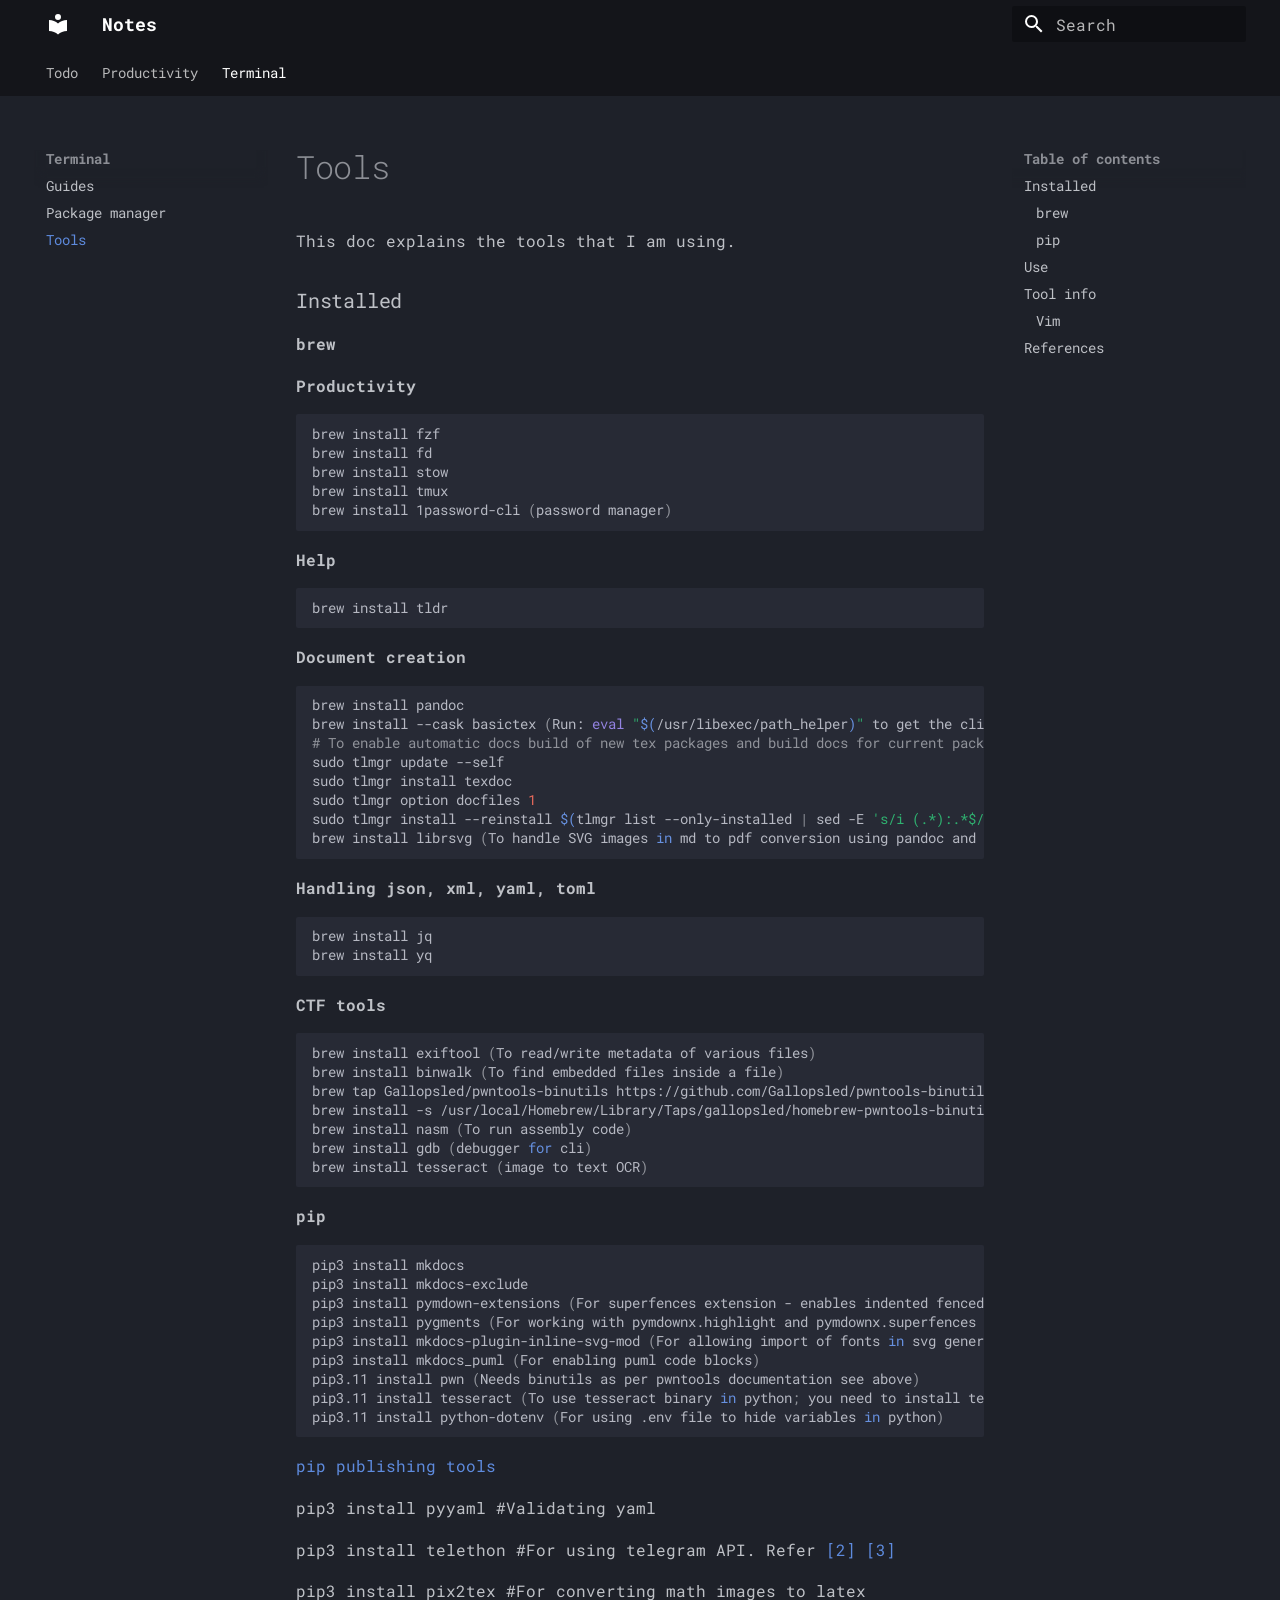
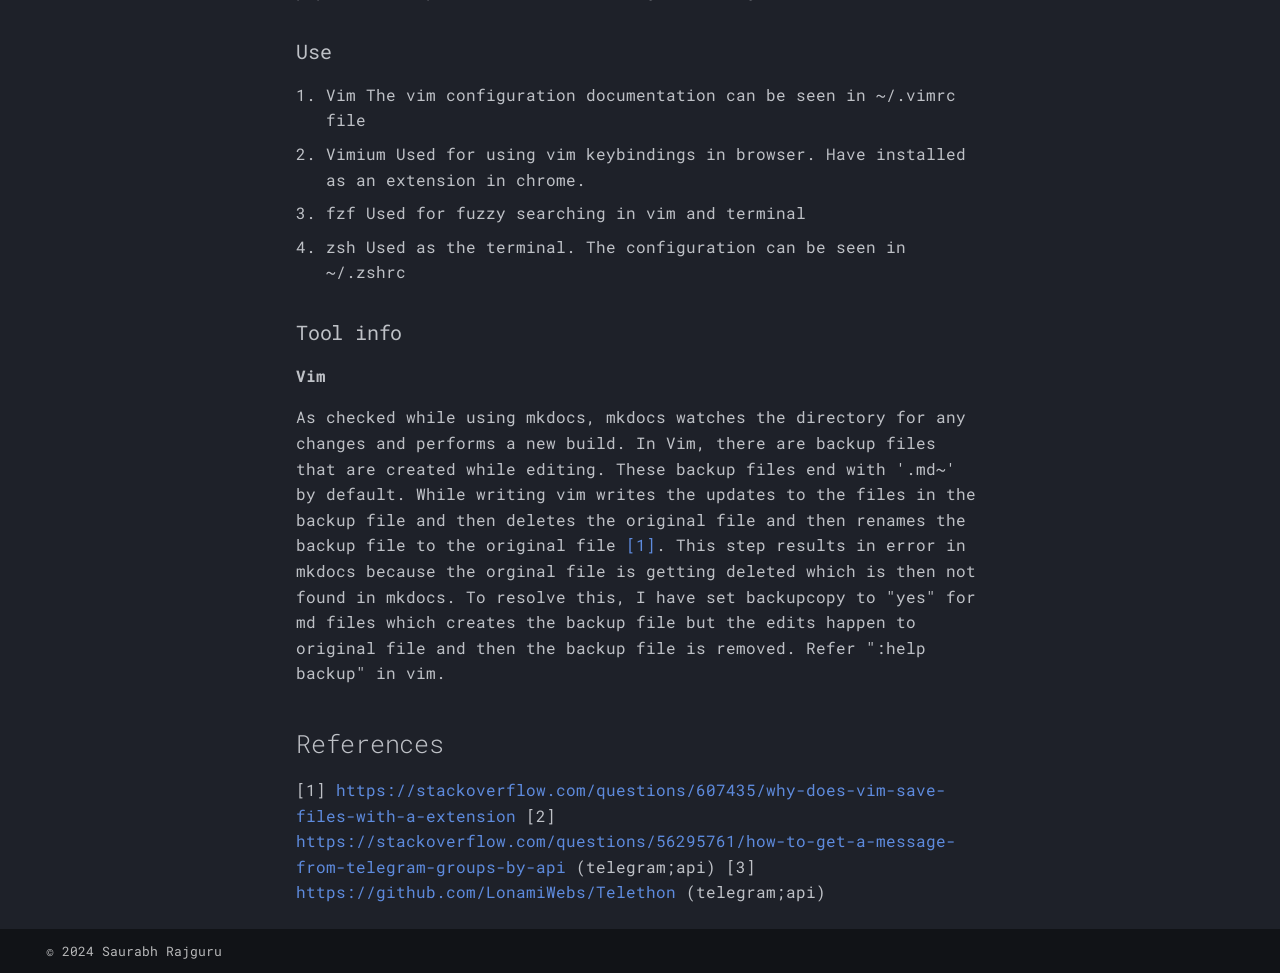
<file: terminal/tools/index.html>
<!DOCTYPE html>

<html class="no-js" lang="en">
<head>
<meta charset="utf-8"/>
<meta content="width=device-width,initial-scale=1" name="viewport"/>
<link href="../package_manager/" rel="prev"/>
<link href="../../assets/images/favicon.png" rel="icon"/>
<meta content="mkdocs-1.6.0, mkdocs-material-9.5.24" name="generator"/>
<title>Tools - Notes</title>
<link href="../../assets/stylesheets/main.6543a935.min.css" rel="stylesheet"/>
<link href="../../assets/stylesheets/palette.06af60db.min.css" rel="stylesheet"/>
<link crossorigin="" href="https://fonts.gstatic.com" rel="preconnect"/>
<link href="https://fonts.googleapis.com/css?family=Roboto+Mono:300,300i,400,400i,700,700i%7CRoboto+Mono:400,400i,700,700i&amp;display=fallback" rel="stylesheet"/>
<style>:root{--md-text-font:"Roboto Mono";--md-code-font:"Roboto Mono"}</style>
<link href="../../css/excali.css" rel="stylesheet"/>
<script>__md_scope=new URL("../..",location),__md_hash=e=>[...e].reduce((e,_)=>(e<<5)-e+_.charCodeAt(0),0),__md_get=(e,_=localStorage,t=__md_scope)=>JSON.parse(_.getItem(t.pathname+"."+e)),__md_set=(e,_,t=localStorage,a=__md_scope)=>{try{t.setItem(a.pathname+"."+e,JSON.stringify(_))}catch(e){}}</script>
</head>
<body data-md-color-accent="indigo" data-md-color-primary="black" data-md-color-scheme="slate" dir="ltr">
<input autocomplete="off" class="md-toggle" data-md-toggle="drawer" id="__drawer" type="checkbox"/>
<input autocomplete="off" class="md-toggle" data-md-toggle="search" id="__search" type="checkbox"/>
<label class="md-overlay" for="__drawer"></label>
<div data-md-component="skip">
<a class="md-skip" href="#tools">
          Skip to content
        </a>
</div>
<div data-md-component="announce">
</div>
<header class="md-header" data-md-component="header">
<nav aria-label="Header" class="md-header__inner md-grid">
<a aria-label="Notes" class="md-header__button md-logo" data-md-component="logo" href="../.." title="Notes">
<svg viewbox="0 0 24 24" xmlns="http://www.w3.org/2000/svg"><path d="M12 8a3 3 0 0 0 3-3 3 3 0 0 0-3-3 3 3 0 0 0-3 3 3 3 0 0 0 3 3m0 3.54C9.64 9.35 6.5 8 3 8v11c3.5 0 6.64 1.35 9 3.54 2.36-2.19 5.5-3.54 9-3.54V8c-3.5 0-6.64 1.35-9 3.54Z"></path></svg>
</a>
<label class="md-header__button md-icon" for="__drawer">
<svg viewbox="0 0 24 24" xmlns="http://www.w3.org/2000/svg"><path d="M3 6h18v2H3V6m0 5h18v2H3v-2m0 5h18v2H3v-2Z"></path></svg>
</label>
<div class="md-header__title" data-md-component="header-title">
<div class="md-header__ellipsis">
<div class="md-header__topic">
<span class="md-ellipsis">
            Notes
          </span>
</div>
<div class="md-header__topic" data-md-component="header-topic">
<span class="md-ellipsis">
            
              Tools
            
          </span>
</div>
</div>
</div>
<label class="md-header__button md-icon" for="__search">
<svg viewbox="0 0 24 24" xmlns="http://www.w3.org/2000/svg"><path d="M9.5 3A6.5 6.5 0 0 1 16 9.5c0 1.61-.59 3.09-1.56 4.23l.27.27h.79l5 5-1.5 1.5-5-5v-.79l-.27-.27A6.516 6.516 0 0 1 9.5 16 6.5 6.5 0 0 1 3 9.5 6.5 6.5 0 0 1 9.5 3m0 2C7 5 5 7 5 9.5S7 14 9.5 14 14 12 14 9.5 12 5 9.5 5Z"></path></svg>
</label>
<div class="md-search" data-md-component="search" role="dialog">
<label class="md-search__overlay" for="__search"></label>
<div class="md-search__inner" role="search">
<form class="md-search__form" name="search">
<input aria-label="Search" autocapitalize="off" autocomplete="off" autocorrect="off" class="md-search__input" data-md-component="search-query" name="query" placeholder="Search" required="" spellcheck="false" type="text"/>
<label class="md-search__icon md-icon" for="__search">
<svg viewbox="0 0 24 24" xmlns="http://www.w3.org/2000/svg"><path d="M9.5 3A6.5 6.5 0 0 1 16 9.5c0 1.61-.59 3.09-1.56 4.23l.27.27h.79l5 5-1.5 1.5-5-5v-.79l-.27-.27A6.516 6.516 0 0 1 9.5 16 6.5 6.5 0 0 1 3 9.5 6.5 6.5 0 0 1 9.5 3m0 2C7 5 5 7 5 9.5S7 14 9.5 14 14 12 14 9.5 12 5 9.5 5Z"></path></svg>
<svg viewbox="0 0 24 24" xmlns="http://www.w3.org/2000/svg"><path d="M20 11v2H8l5.5 5.5-1.42 1.42L4.16 12l7.92-7.92L13.5 5.5 8 11h12Z"></path></svg>
</label>
<nav aria-label="Search" class="md-search__options">
<button aria-label="Clear" class="md-search__icon md-icon" tabindex="-1" title="Clear" type="reset">
<svg viewbox="0 0 24 24" xmlns="http://www.w3.org/2000/svg"><path d="M19 6.41 17.59 5 12 10.59 6.41 5 5 6.41 10.59 12 5 17.59 6.41 19 12 13.41 17.59 19 19 17.59 13.41 12 19 6.41Z"></path></svg>
</button>
</nav>
</form>
<div class="md-search__output">
<div class="md-search__scrollwrap" data-md-scrollfix="">
<div class="md-search-result" data-md-component="search-result">
<div class="md-search-result__meta">
            Initializing search
          </div>
<ol class="md-search-result__list" role="presentation"></ol>
</div>
</div>
</div>
</div>
</div>
</nav>
</header>
<div class="md-container" data-md-component="container">
<nav aria-label="Tabs" class="md-tabs" data-md-component="tabs">
<div class="md-grid">
<ul class="md-tabs__list">
<li class="md-tabs__item">
<a class="md-tabs__link" href="../..">
        
  
    
  
  Todo

      </a>
</li>
<li class="md-tabs__item">
<a class="md-tabs__link" href="../../productivity/file-structure/">
          
  
  Productivity

        </a>
</li>
<li class="md-tabs__item md-tabs__item--active">
<a class="md-tabs__link" href="../guides/">
          
  
  Terminal

        </a>
</li>
</ul>
</div>
</nav>
<main class="md-main" data-md-component="main">
<div class="md-main__inner md-grid">
<div class="md-sidebar md-sidebar--primary" data-md-component="sidebar" data-md-type="navigation">
<div class="md-sidebar__scrollwrap">
<div class="md-sidebar__inner">
<nav aria-label="Navigation" class="md-nav md-nav--primary md-nav--lifted" data-md-level="0">
<label class="md-nav__title" for="__drawer">
<a aria-label="Notes" class="md-nav__button md-logo" data-md-component="logo" href="../.." title="Notes">
<svg viewbox="0 0 24 24" xmlns="http://www.w3.org/2000/svg"><path d="M12 8a3 3 0 0 0 3-3 3 3 0 0 0-3-3 3 3 0 0 0-3 3 3 3 0 0 0 3 3m0 3.54C9.64 9.35 6.5 8 3 8v11c3.5 0 6.64 1.35 9 3.54 2.36-2.19 5.5-3.54 9-3.54V8c-3.5 0-6.64 1.35-9 3.54Z"></path></svg>
</a>
    Notes
  </label>
<ul class="md-nav__list" data-md-scrollfix="">
<li class="md-nav__item">
<a class="md-nav__link" href="../..">
<span class="md-ellipsis">
    Todo
  </span>
</a>
</li>
<li class="md-nav__item md-nav__item--nested">
<input class="md-nav__toggle md-toggle" id="__nav_2" type="checkbox"/>
<label class="md-nav__link" for="__nav_2" id="__nav_2_label" tabindex="0">
<span class="md-ellipsis">
    Productivity
  </span>
<span class="md-nav__icon md-icon"></span>
</label>
<nav aria-expanded="false" aria-labelledby="__nav_2_label" class="md-nav" data-md-level="1">
<label class="md-nav__title" for="__nav_2">
<span class="md-nav__icon md-icon"></span>
            Productivity
          </label>
<ul class="md-nav__list" data-md-scrollfix="">
<li class="md-nav__item">
<a class="md-nav__link" href="../../productivity/file-structure/">
<span class="md-ellipsis">
    File structure
  </span>
</a>
</li>
<li class="md-nav__item">
<a class="md-nav__link" href="../../productivity/guides/">
<span class="md-ellipsis">
    Guides
  </span>
</a>
</li>
<li class="md-nav__item">
<a class="md-nav__link" href="../../productivity/main/">
<span class="md-ellipsis">
    Main
  </span>
</a>
</li>
<li class="md-nav__item">
<a class="md-nav__link" href="../../productivity/password-manager/">
<span class="md-ellipsis">
    Password Managers
  </span>
</a>
</li>
<li class="md-nav__item">
<a class="md-nav__link" href="../../productivity/python-environment/">
<span class="md-ellipsis">
    Python environment set up
  </span>
</a>
</li>
<li class="md-nav__item">
<a class="md-nav__link" href="../../productivity/tips/">
<span class="md-ellipsis">
    Tips
  </span>
</a>
</li>
<li class="md-nav__item">
<a class="md-nav__link" href="../../productivity/tools/">
<span class="md-ellipsis">
    Tools
  </span>
</a>
</li>
<li class="md-nav__item">
<a class="md-nav__link" href="../../productivity/vpn-set-up/">
<span class="md-ellipsis">
    Using openvpn for now
  </span>
</a>
</li>
<li class="md-nav__item">
<a class="md-nav__link" href="../../productivity/website/">
<span class="md-ellipsis">
    My Website
  </span>
</a>
</li>
</ul>
</nav>
</li>
<li class="md-nav__item md-nav__item--active md-nav__item--section md-nav__item--nested">
<input checked="" class="md-nav__toggle md-toggle" id="__nav_3" type="checkbox"/>
<label class="md-nav__link" for="__nav_3" id="__nav_3_label" tabindex="">
<span class="md-ellipsis">
    Terminal
  </span>
<span class="md-nav__icon md-icon"></span>
</label>
<nav aria-expanded="true" aria-labelledby="__nav_3_label" class="md-nav" data-md-level="1">
<label class="md-nav__title" for="__nav_3">
<span class="md-nav__icon md-icon"></span>
            Terminal
          </label>
<ul class="md-nav__list" data-md-scrollfix="">
<li class="md-nav__item">
<a class="md-nav__link" href="../guides/">
<span class="md-ellipsis">
    Guides
  </span>
</a>
</li>
<li class="md-nav__item">
<a class="md-nav__link" href="../package_manager/">
<span class="md-ellipsis">
    Package manager
  </span>
</a>
</li>
<li class="md-nav__item md-nav__item--active">
<input class="md-nav__toggle md-toggle" id="__toc" type="checkbox"/>
<label class="md-nav__link md-nav__link--active" for="__toc">
<span class="md-ellipsis">
    Tools
  </span>
<span class="md-nav__icon md-icon"></span>
</label>
<a class="md-nav__link md-nav__link--active" href="./">
<span class="md-ellipsis">
    Tools
  </span>
</a>
<nav aria-label="Table of contents" class="md-nav md-nav--secondary">
<label class="md-nav__title" for="__toc">
<span class="md-nav__icon md-icon"></span>
      Table of contents
    </label>
<ul class="md-nav__list" data-md-component="toc" data-md-scrollfix="">
<li class="md-nav__item">
<a class="md-nav__link" href="#installed">
<span class="md-ellipsis">
      Installed
    </span>
</a>
<nav aria-label="Installed" class="md-nav">
<ul class="md-nav__list">
<li class="md-nav__item">
<a class="md-nav__link" href="#brew">
<span class="md-ellipsis">
      brew
    </span>
</a>
</li>
<li class="md-nav__item">
<a class="md-nav__link" href="#pip">
<span class="md-ellipsis">
      pip
    </span>
</a>
</li>
</ul>
</nav>
</li>
<li class="md-nav__item">
<a class="md-nav__link" href="#use">
<span class="md-ellipsis">
      Use
    </span>
</a>
</li>
<li class="md-nav__item">
<a class="md-nav__link" href="#tool-info">
<span class="md-ellipsis">
      Tool info
    </span>
</a>
<nav aria-label="Tool info" class="md-nav">
<ul class="md-nav__list">
<li class="md-nav__item">
<a class="md-nav__link" href="#vim">
<span class="md-ellipsis">
      Vim
    </span>
</a>
</li>
</ul>
</nav>
</li>
<li class="md-nav__item">
<a class="md-nav__link" href="#references">
<span class="md-ellipsis">
      References
    </span>
</a>
</li>
</ul>
</nav>
</li>
</ul>
</nav>
</li>
</ul>
</nav>
</div>
</div>
</div>
<div class="md-sidebar md-sidebar--secondary" data-md-component="sidebar" data-md-type="toc">
<div class="md-sidebar__scrollwrap">
<div class="md-sidebar__inner">
<nav aria-label="Table of contents" class="md-nav md-nav--secondary">
<label class="md-nav__title" for="__toc">
<span class="md-nav__icon md-icon"></span>
      Table of contents
    </label>
<ul class="md-nav__list" data-md-component="toc" data-md-scrollfix="">
<li class="md-nav__item">
<a class="md-nav__link" href="#installed">
<span class="md-ellipsis">
      Installed
    </span>
</a>
<nav aria-label="Installed" class="md-nav">
<ul class="md-nav__list">
<li class="md-nav__item">
<a class="md-nav__link" href="#brew">
<span class="md-ellipsis">
      brew
    </span>
</a>
</li>
<li class="md-nav__item">
<a class="md-nav__link" href="#pip">
<span class="md-ellipsis">
      pip
    </span>
</a>
</li>
</ul>
</nav>
</li>
<li class="md-nav__item">
<a class="md-nav__link" href="#use">
<span class="md-ellipsis">
      Use
    </span>
</a>
</li>
<li class="md-nav__item">
<a class="md-nav__link" href="#tool-info">
<span class="md-ellipsis">
      Tool info
    </span>
</a>
<nav aria-label="Tool info" class="md-nav">
<ul class="md-nav__list">
<li class="md-nav__item">
<a class="md-nav__link" href="#vim">
<span class="md-ellipsis">
      Vim
    </span>
</a>
</li>
</ul>
</nav>
</li>
<li class="md-nav__item">
<a class="md-nav__link" href="#references">
<span class="md-ellipsis">
      References
    </span>
</a>
</li>
</ul>
</nav>
</div>
</div>
</div>
<div class="md-content" data-md-component="content">
<article class="md-content__inner md-typeset">
<h1 id="tools">Tools</h1>
<p>This doc explains the tools that I am using.</p>
<h3 id="installed">Installed</h3>
<h4 id="brew">brew</h4>
<p><strong>Productivity</strong>
<div class="language-bash highlight"><pre><span></span><code>brew<span class="w"> </span>install<span class="w"> </span>fzf
brew<span class="w"> </span>install<span class="w"> </span>fd
brew<span class="w"> </span>install<span class="w"> </span>stow
brew<span class="w"> </span>install<span class="w"> </span>tmux
brew<span class="w"> </span>install<span class="w"> </span>1password-cli<span class="w"> </span><span class="o">(</span>password<span class="w"> </span>manager<span class="o">)</span>
</code></pre></div></p>
<p><strong>Help</strong>
<div class="language-bash highlight"><pre><span></span><code>brew<span class="w"> </span>install<span class="w"> </span>tldr
</code></pre></div></p>
<p><strong>Document creation</strong>
<div class="language-bash highlight"><pre><span></span><code>brew<span class="w"> </span>install<span class="w"> </span>pandoc
brew<span class="w"> </span>install<span class="w"> </span>--cask<span class="w"> </span>basictex<span class="w"> </span><span class="o">(</span>Run:<span class="w"> </span><span class="nb">eval</span><span class="w"> </span><span class="s2">"</span><span class="k">$(</span>/usr/libexec/path_helper<span class="k">)</span><span class="s2">"</span><span class="w"> </span>to<span class="w"> </span>get<span class="w"> </span>the<span class="w"> </span>cli<span class="w"> </span>tools<span class="w"> </span>ready<span class="w"> </span>without<span class="w"> </span>restarting<span class="w"> </span>terminal.<span class="w"> </span>Only<span class="w"> </span><span class="k">for</span><span class="w"> </span>zsh<span class="w"> </span>and<span class="w"> </span>bash<span class="w"> </span>users<span class="o">)</span>
<span class="c1"># To enable automatic docs build of new tex packages and build docs for current packages</span>
sudo<span class="w"> </span>tlmgr<span class="w"> </span>update<span class="w"> </span>--self
sudo<span class="w"> </span>tlmgr<span class="w"> </span>install<span class="w"> </span>texdoc
sudo<span class="w"> </span>tlmgr<span class="w"> </span>option<span class="w"> </span>docfiles<span class="w"> </span><span class="m">1</span>
sudo<span class="w"> </span>tlmgr<span class="w"> </span>install<span class="w"> </span>--reinstall<span class="w"> </span><span class="k">$(</span>tlmgr<span class="w"> </span>list<span class="w"> </span>--only-installed<span class="w"> </span><span class="p">|</span><span class="w"> </span>sed<span class="w"> </span>-E<span class="w"> </span><span class="s1">'s/i (.*):.*$/\1/'</span><span class="k">)</span>
brew<span class="w"> </span>install<span class="w"> </span>librsvg<span class="w"> </span><span class="o">(</span>To<span class="w"> </span>handle<span class="w"> </span>SVG<span class="w"> </span>images<span class="w"> </span><span class="k">in</span><span class="w"> </span>md<span class="w"> </span>to<span class="w"> </span>pdf<span class="w"> </span>conversion<span class="w"> </span>using<span class="w"> </span>pandoc<span class="w"> </span>and<span class="w"> </span>basictex<span class="o">)</span>
</code></pre></div></p>
<p><strong>Handling json, xml, yaml, toml</strong>
<div class="language-bash highlight"><pre><span></span><code>brew<span class="w"> </span>install<span class="w"> </span>jq
brew<span class="w"> </span>install<span class="w"> </span>yq
</code></pre></div></p>
<p><strong>CTF tools</strong>
<div class="language-bash highlight"><pre><span></span><code>brew<span class="w"> </span>install<span class="w"> </span>exiftool<span class="w"> </span><span class="o">(</span>To<span class="w"> </span>read/write<span class="w"> </span>metadata<span class="w"> </span>of<span class="w"> </span>various<span class="w"> </span>files<span class="o">)</span>
brew<span class="w"> </span>install<span class="w"> </span>binwalk<span class="w"> </span><span class="o">(</span>To<span class="w"> </span>find<span class="w"> </span>embedded<span class="w"> </span>files<span class="w"> </span>inside<span class="w"> </span>a<span class="w"> </span>file<span class="o">)</span>
brew<span class="w"> </span>tap<span class="w"> </span>Gallopsled/pwntools-binutils<span class="w"> </span>https://github.com/Gallopsled/pwntools-binutils<span class="w">  </span><span class="o">(</span>Binutils<span class="w"> </span>required<span class="w"> </span><span class="k">for</span><span class="w"> </span>pwn<span class="w"> </span>tools<span class="w"> </span><span class="k">in</span><span class="w"> </span>python<span class="o">)</span>
brew<span class="w"> </span>install<span class="w"> </span>-s<span class="w"> </span>/usr/local/Homebrew/Library/Taps/gallopsled/homebrew-pwntools-binutils/macos/binutils-amd64.rb
brew<span class="w"> </span>install<span class="w"> </span>nasm<span class="w"> </span><span class="o">(</span>To<span class="w"> </span>run<span class="w"> </span>assembly<span class="w"> </span>code<span class="o">)</span>
brew<span class="w"> </span>install<span class="w"> </span>gdb<span class="w"> </span><span class="o">(</span>debugger<span class="w"> </span><span class="k">for</span><span class="w"> </span>cli<span class="o">)</span>
brew<span class="w"> </span>install<span class="w"> </span>tesseract<span class="w"> </span><span class="o">(</span>image<span class="w"> </span>to<span class="w"> </span>text<span class="w"> </span>OCR<span class="o">)</span>
</code></pre></div></p>
<h4 id="pip">pip</h4>
<div class="language-bash highlight"><pre><span></span><code>pip3<span class="w"> </span>install<span class="w"> </span>mkdocs
pip3<span class="w"> </span>install<span class="w"> </span>mkdocs-exclude
pip3<span class="w"> </span>install<span class="w"> </span>pymdown-extensions<span class="w"> </span><span class="o">(</span>For<span class="w"> </span>superfences<span class="w"> </span>extension<span class="w"> </span>-<span class="w"> </span>enables<span class="w"> </span>indented<span class="w"> </span>fenced<span class="w"> </span>code<span class="w"> </span>blocks,<span class="w"> </span>this<span class="w"> </span>is<span class="w"> </span>supported<span class="w"> </span>by<span class="w"> </span>gfm<span class="o">)</span>
pip3<span class="w"> </span>install<span class="w"> </span>pygments<span class="w"> </span><span class="o">(</span>For<span class="w"> </span>working<span class="w"> </span>with<span class="w"> </span>pymdownx.highlight<span class="w"> </span>and<span class="w"> </span>pymdownx.superfences<span class="w"> </span><span class="k">in</span><span class="w"> </span>mkdocs<span class="o">)</span>
pip3<span class="w"> </span>install<span class="w"> </span>mkdocs-plugin-inline-svg-mod<span class="w"> </span><span class="o">(</span>For<span class="w"> </span>allowing<span class="w"> </span>import<span class="w"> </span>of<span class="w"> </span>fonts<span class="w"> </span><span class="k">in</span><span class="w"> </span>svg<span class="w"> </span>generated<span class="w"> </span>by<span class="w"> </span>ecalidraw<span class="o">)</span>
pip3<span class="w"> </span>install<span class="w"> </span>mkdocs_puml<span class="w"> </span><span class="o">(</span>For<span class="w"> </span>enabling<span class="w"> </span>puml<span class="w"> </span>code<span class="w"> </span>blocks<span class="o">)</span>
pip3.11<span class="w"> </span>install<span class="w"> </span>pwn<span class="w"> </span><span class="o">(</span>Needs<span class="w"> </span>binutils<span class="w"> </span>as<span class="w"> </span>per<span class="w"> </span>pwntools<span class="w"> </span>documentation<span class="w"> </span>see<span class="w"> </span>above<span class="o">)</span>
pip3.11<span class="w"> </span>install<span class="w"> </span>tesseract<span class="w"> </span><span class="o">(</span>To<span class="w"> </span>use<span class="w"> </span>tesseract<span class="w"> </span>binary<span class="w"> </span><span class="k">in</span><span class="w"> </span>python<span class="p">;</span><span class="w"> </span>you<span class="w"> </span>need<span class="w"> </span>to<span class="w"> </span>install<span class="w"> </span>tesseract<span class="w"> </span>with<span class="w"> </span>brew<span class="w"> </span>first<span class="o">)</span>
pip3.11<span class="w"> </span>install<span class="w"> </span>python-dotenv<span class="w"> </span><span class="o">(</span>For<span class="w"> </span>using<span class="w"> </span>.env<span class="w"> </span>file<span class="w"> </span>to<span class="w"> </span>hide<span class="w"> </span>variables<span class="w"> </span><span class="k">in</span><span class="w"> </span>python<span class="o">)</span>
</code></pre></div>
<p><a href="../../productivity/guides/#publishing-pip-package">pip publishing tools</a></p>
<p>pip3 install pyyaml #Validating yaml</p>
<p>pip3 install telethon #For using telegram API. Refer <a href="https://stackoverflow.com/questions/56295761/how-to-get-a-message-from-telegram-groups-by-api" title="telegram;api">[2]</a> <a href="https://github.com/LonamiWebs/Telethon" title="telegram;api">[3]</a></p>
<p>pip3 install pix2tex #For converting math images to latex</p>
<h3 id="use">Use</h3>
<ol>
<li>Vim
The vim configuration documentation can be seen in ~/.vimrc file</li>
<li>Vimium
Used for using vim keybindings in browser. Have installed as an extension in chrome.</li>
<li>fzf
Used for fuzzy searching in vim and terminal</li>
<li>zsh
Used as the terminal. The configuration can be seen in ~/.zshrc</li>
</ol>
<h3 id="tool-info">Tool info</h3>
<h4 id="vim">Vim</h4>
<p>As checked while using mkdocs, mkdocs watches the directory for any changes and performs a new build.
In Vim, there are backup files that are created while editing.
These backup files end with '.md~' by default.
While writing vim writes the updates to the files in the backup file and then deletes the original file and then renames the backup file to the original file <a href="https://stackoverflow.com/questions/607435/why-does-vim-save-files-with-a-extension">[1]</a>.
This step results in error in mkdocs because the orginal file is getting deleted which is then not found in mkdocs.
To resolve this, I have set backupcopy to "yes" for md files which creates the backup file but the edits happen to original file and then the backup file is removed. Refer ":help backup" in vim.</p>
<h2 id="references">References</h2>
<p>[1] <a href="https://stackoverflow.com/questions/607435/why-does-vim-save-files-with-a-extension">https://stackoverflow.com/questions/607435/why-does-vim-save-files-with-a-extension</a>
[2] <a href="https://stackoverflow.com/questions/56295761/how-to-get-a-message-from-telegram-groups-by-api">https://stackoverflow.com/questions/56295761/how-to-get-a-message-from-telegram-groups-by-api</a> (telegram;api)
[3] <a href="https://github.com/LonamiWebs/Telethon">https://github.com/LonamiWebs/Telethon</a> (telegram;api)</p>
</article>
</div>
<script>var target=document.getElementById(location.hash.slice(1));target&&target.name&&(target.checked=target.name.startsWith("__tabbed_"))</script>
</div>
<button class="md-top md-icon" data-md-component="top" hidden="" type="button">
<svg viewbox="0 0 24 24" xmlns="http://www.w3.org/2000/svg"><path d="M13 20h-2V8l-5.5 5.5-1.42-1.42L12 4.16l7.92 7.92-1.42 1.42L13 8v12Z"></path></svg>
  Back to top
</button>
</main>
<footer class="md-footer">
<div class="md-footer-meta md-typeset">
<div class="md-footer-meta__inner md-grid">
<div class="md-copyright">
<div class="md-copyright__highlight">
      © 2024 Saurabh Rajguru
    </div>
</div>
</div>
</div>
</footer>
</div>
<div class="md-dialog" data-md-component="dialog">
<div class="md-dialog__inner md-typeset"></div>
</div>
<script id="__config" type="application/json">{"base": "../..", "features": ["navigation.tabs", "navigation.sections", "navigation.top", "header.autohide"], "search": "../../assets/javascripts/workers/search.b8dbb3d2.min.js", "translations": {"clipboard.copied": "Copied to clipboard", "clipboard.copy": "Copy to clipboard", "search.result.more.one": "1 more on this page", "search.result.more.other": "# more on this page", "search.result.none": "No matching documents", "search.result.one": "1 matching document", "search.result.other": "# matching documents", "search.result.placeholder": "Type to start searching", "search.result.term.missing": "Missing", "select.version": "Select version"}}</script>
<script src="../../assets/javascripts/bundle.081f42fc.min.js"></script>
<script src="../../js/mathjax_config.js"></script>
<script src="../../js/mathjax@3.2.2/es5/tex-mml-chtml.js"></script>
</body>
</html>
</file>
<file: css/excali.css>
@font-face {
    font-family: "Virgil";
    /*src: url("https://unpkg.com/@excalidraw/excalidraw@0.14.1/dist/excalidraw-assets/Virgil.woff2");*/
    src: url("../fonts/Virgil.woff2");
}

.col-md-9 svg {
    max-width: 100%;
    display: inline-block;
    padding: 4px;
    line-height: 1.428571429;
    background-color: #fff;
    border: 1px solid #ddd;
    border-radius: 4px;
    margin: 20px auto 30px auto;
}

/* text {
    font-family: "Virgil"
} */
</file>
<file: assets/stylesheets/main.6543a935.min.css>
@charset "UTF-8";html{-webkit-text-size-adjust:none;-moz-text-size-adjust:none;text-size-adjust:none;box-sizing:border-box}*,:after,:before{box-sizing:inherit}@media (prefers-reduced-motion){*,:after,:before{transition:none!important}}body{margin:0}a,button,input,label{-webkit-tap-highlight-color:transparent}a{color:inherit;text-decoration:none}hr{border:0;box-sizing:initial;display:block;height:.05rem;overflow:visible;padding:0}small{font-size:80%}sub,sup{line-height:1em}img{border-style:none}table{border-collapse:initial;border-spacing:0}td,th{font-weight:400;vertical-align:top}button{background:#0000;border:0;font-family:inherit;font-size:inherit;margin:0;padding:0}input{border:0;outline:none}:root{--md-primary-fg-color:#4051b5;--md-primary-fg-color--light:#5d6cc0;--md-primary-fg-color--dark:#303fa1;--md-primary-bg-color:#fff;--md-primary-bg-color--light:#ffffffb3;--md-accent-fg-color:#526cfe;--md-accent-fg-color--transparent:#526cfe1a;--md-accent-bg-color:#fff;--md-accent-bg-color--light:#ffffffb3}[data-md-color-scheme=default]{color-scheme:light}[data-md-color-scheme=default] img[src$="#gh-dark-mode-only"],[data-md-color-scheme=default] img[src$="#only-dark"]{display:none}:root,[data-md-color-scheme=default]{--md-hue:225deg;--md-default-fg-color:#000000de;--md-default-fg-color--light:#0000008a;--md-default-fg-color--lighter:#00000052;--md-default-fg-color--lightest:#00000012;--md-default-bg-color:#fff;--md-default-bg-color--light:#ffffffb3;--md-default-bg-color--lighter:#ffffff4d;--md-default-bg-color--lightest:#ffffff1f;--md-code-fg-color:#36464e;--md-code-bg-color:#f5f5f5;--md-code-hl-color:#4287ff;--md-code-hl-color--light:#4287ff1a;--md-code-hl-number-color:#d52a2a;--md-code-hl-special-color:#db1457;--md-code-hl-function-color:#a846b9;--md-code-hl-constant-color:#6e59d9;--md-code-hl-keyword-color:#3f6ec6;--md-code-hl-string-color:#1c7d4d;--md-code-hl-name-color:var(--md-code-fg-color);--md-code-hl-operator-color:var(--md-default-fg-color--light);--md-code-hl-punctuation-color:var(--md-default-fg-color--light);--md-code-hl-comment-color:var(--md-default-fg-color--light);--md-code-hl-generic-color:var(--md-default-fg-color--light);--md-code-hl-variable-color:var(--md-default-fg-color--light);--md-typeset-color:var(--md-default-fg-color);--md-typeset-a-color:var(--md-primary-fg-color);--md-typeset-del-color:#f5503d26;--md-typeset-ins-color:#0bd57026;--md-typeset-kbd-color:#fafafa;--md-typeset-kbd-accent-color:#fff;--md-typeset-kbd-border-color:#b8b8b8;--md-typeset-mark-color:#ffff0080;--md-typeset-table-color:#0000001f;--md-typeset-table-color--light:rgba(0,0,0,.035);--md-admonition-fg-color:var(--md-default-fg-color);--md-admonition-bg-color:var(--md-default-bg-color);--md-warning-fg-color:#000000de;--md-warning-bg-color:#ff9;--md-footer-fg-color:#fff;--md-footer-fg-color--light:#ffffffb3;--md-footer-fg-color--lighter:#ffffff73;--md-footer-bg-color:#000000de;--md-footer-bg-color--dark:#00000052;--md-shadow-z1:0 0.2rem 0.5rem #0000000d,0 0 0.05rem #0000001a;--md-shadow-z2:0 0.2rem 0.5rem #0000001a,0 0 0.05rem #00000040;--md-shadow-z3:0 0.2rem 0.5rem #0003,0 0 0.05rem #00000059}.md-icon svg{fill:currentcolor;display:block;height:1.2rem;width:1.2rem}body{-webkit-font-smoothing:antialiased;-moz-osx-font-smoothing:grayscale;--md-text-font-family:var(--md-text-font,_),-apple-system,BlinkMacSystemFont,Helvetica,Arial,sans-serif;--md-code-font-family:var(--md-code-font,_),SFMono-Regular,Consolas,Menlo,monospace}aside,body,input{font-feature-settings:"kern","liga";color:var(--md-typeset-color);font-family:var(--md-text-font-family)}code,kbd,pre{font-feature-settings:"kern";font-family:var(--md-code-font-family)}:root{--md-typeset-table-sort-icon:url('data:image/svg+xml;charset=utf-8,<svg xmlns="http://www.w3.org/2000/svg" viewBox="0 0 24 24"><path d="m18 21-4-4h3V7h-3l4-4 4 4h-3v10h3M2 19v-2h10v2M2 13v-2h7v2M2 7V5h4v2H2Z"/></svg>');--md-typeset-table-sort-icon--asc:url('data:image/svg+xml;charset=utf-8,<svg xmlns="http://www.w3.org/2000/svg" viewBox="0 0 24 24"><path d="M19 17h3l-4 4-4-4h3V3h2M2 17h10v2H2M6 5v2H2V5m0 6h7v2H2v-2Z"/></svg>');--md-typeset-table-sort-icon--desc:url('data:image/svg+xml;charset=utf-8,<svg xmlns="http://www.w3.org/2000/svg" viewBox="0 0 24 24"><path d="M19 7h3l-4-4-4 4h3v14h2M2 17h10v2H2M6 5v2H2V5m0 6h7v2H2v-2Z"/></svg>')}.md-typeset{-webkit-print-color-adjust:exact;color-adjust:exact;font-size:.8rem;line-height:1.6}@media print{.md-typeset{font-size:.68rem}}.md-typeset blockquote,.md-typeset dl,.md-typeset figure,.md-typeset ol,.md-typeset pre,.md-typeset ul{margin-bottom:1em;margin-top:1em}.md-typeset h1{color:var(--md-default-fg-color--light);font-size:2em;line-height:1.3;margin:0 0 1.25em}.md-typeset h1,.md-typeset h2{font-weight:300;letter-spacing:-.01em}.md-typeset h2{font-size:1.5625em;line-height:1.4;margin:1.6em 0 .64em}.md-typeset h3{font-size:1.25em;font-weight:400;letter-spacing:-.01em;line-height:1.5;margin:1.6em 0 .8em}.md-typeset h2+h3{margin-top:.8em}.md-typeset h4{font-weight:700;letter-spacing:-.01em;margin:1em 0}.md-typeset h5,.md-typeset h6{color:var(--md-default-fg-color--light);font-size:.8em;font-weight:700;letter-spacing:-.01em;margin:1.25em 0}.md-typeset h5{text-transform:uppercase}.md-typeset hr{border-bottom:.05rem solid var(--md-default-fg-color--lightest);display:flow-root;margin:1.5em 0}.md-typeset a{color:var(--md-typeset-a-color);word-break:break-word}.md-typeset a,.md-typeset a:before{transition:color 125ms}.md-typeset a:focus,.md-typeset a:hover{color:var(--md-accent-fg-color)}.md-typeset a:focus code,.md-typeset a:hover code{background-color:var(--md-accent-fg-color--transparent)}.md-typeset a code{color:currentcolor;transition:background-color 125ms}.md-typeset a.focus-visible{outline-color:var(--md-accent-fg-color);outline-offset:.2rem}.md-typeset code,.md-typeset kbd,.md-typeset pre{color:var(--md-code-fg-color);direction:ltr;font-variant-ligatures:none}@media print{.md-typeset code,.md-typeset kbd,.md-typeset pre{white-space:pre-wrap}}.md-typeset code{background-color:var(--md-code-bg-color);border-radius:.1rem;-webkit-box-decoration-break:clone;box-decoration-break:clone;font-size:.85em;padding:0 .2941176471em;word-break:break-word}.md-typeset code:not(.focus-visible){-webkit-tap-highlight-color:transparent;outline:none}.md-typeset pre{display:flow-root;line-height:1.4;position:relative}.md-typeset pre>code{-webkit-box-decoration-break:slice;box-decoration-break:slice;box-shadow:none;display:block;margin:0;outline-color:var(--md-accent-fg-color);overflow:auto;padding:.7720588235em 1.1764705882em;scrollbar-color:var(--md-default-fg-color--lighter) #0000;scrollbar-width:thin;touch-action:auto;word-break:normal}.md-typeset pre>code:hover{scrollbar-color:var(--md-accent-fg-color) #0000}.md-typeset pre>code::-webkit-scrollbar{height:.2rem;width:.2rem}.md-typeset pre>code::-webkit-scrollbar-thumb{background-color:var(--md-default-fg-color--lighter)}.md-typeset pre>code::-webkit-scrollbar-thumb:hover{background-color:var(--md-accent-fg-color)}.md-typeset kbd{background-color:var(--md-typeset-kbd-color);border-radius:.1rem;box-shadow:0 .1rem 0 .05rem var(--md-typeset-kbd-border-color),0 .1rem 0 var(--md-typeset-kbd-border-color),0 -.1rem .2rem var(--md-typeset-kbd-accent-color) inset;color:var(--md-default-fg-color);display:inline-block;font-size:.75em;padding:0 .6666666667em;vertical-align:text-top;word-break:break-word}.md-typeset mark{background-color:var(--md-typeset-mark-color);-webkit-box-decoration-break:clone;box-decoration-break:clone;color:inherit;word-break:break-word}.md-typeset abbr{border-bottom:.05rem dotted var(--md-default-fg-color--light);cursor:help;text-decoration:none}.md-typeset small{opacity:.75}[dir=ltr] .md-typeset sub,[dir=ltr] .md-typeset sup{margin-left:.078125em}[dir=rtl] .md-typeset sub,[dir=rtl] .md-typeset sup{margin-right:.078125em}[dir=ltr] .md-typeset blockquote{padding-left:.6rem}[dir=rtl] .md-typeset blockquote{padding-right:.6rem}[dir=ltr] .md-typeset blockquote{border-left:.2rem solid var(--md-default-fg-color--lighter)}[dir=rtl] .md-typeset blockquote{border-right:.2rem solid var(--md-default-fg-color--lighter)}.md-typeset blockquote{color:var(--md-default-fg-color--light);margin-left:0;margin-right:0}.md-typeset ul{list-style-type:disc}[dir=ltr] .md-typeset ol,[dir=ltr] .md-typeset ul{margin-left:.625em}[dir=rtl] .md-typeset ol,[dir=rtl] .md-typeset ul{margin-right:.625em}.md-typeset ol,.md-typeset ul{padding:0}.md-typeset ol:not([hidden]),.md-typeset ul:not([hidden]){display:flow-root}.md-typeset ol ol,.md-typeset ul ol{list-style-type:lower-alpha}.md-typeset ol ol ol,.md-typeset ul ol ol{list-style-type:lower-roman}[dir=ltr] .md-typeset ol li,[dir=ltr] .md-typeset ul li{margin-left:1.25em}[dir=rtl] .md-typeset ol li,[dir=rtl] .md-typeset ul li{margin-right:1.25em}.md-typeset ol li,.md-typeset ul li{margin-bottom:.5em}.md-typeset ol li blockquote,.md-typeset ol li p,.md-typeset ul li blockquote,.md-typeset ul li p{margin:.5em 0}.md-typeset ol li:last-child,.md-typeset ul li:last-child{margin-bottom:0}[dir=ltr] .md-typeset ol li ol,[dir=ltr] .md-typeset ol li ul,[dir=ltr] .md-typeset ul li ol,[dir=ltr] .md-typeset ul li ul{margin-left:.625em}[dir=rtl] .md-typeset ol li ol,[dir=rtl] .md-typeset ol li ul,[dir=rtl] .md-typeset ul li ol,[dir=rtl] .md-typeset ul li ul{margin-right:.625em}.md-typeset ol li ol,.md-typeset ol li ul,.md-typeset ul li ol,.md-typeset ul li ul{margin-bottom:.5em;margin-top:.5em}[dir=ltr] .md-typeset dd{margin-left:1.875em}[dir=rtl] .md-typeset dd{margin-right:1.875em}.md-typeset dd{margin-bottom:1.5em;margin-top:1em}.md-typeset img,.md-typeset svg,.md-typeset video{height:auto;max-width:100%}.md-typeset img[align=left]{margin:1em 1em 1em 0}.md-typeset img[align=right]{margin:1em 0 1em 1em}.md-typeset img[align]:only-child{margin-top:0}.md-typeset figure{display:flow-root;margin:1em auto;max-width:100%;text-align:center;width:-moz-fit-content;width:fit-content}.md-typeset figure img{display:block;margin:0 auto}.md-typeset figcaption{font-style:italic;margin:1em auto;max-width:24rem}.md-typeset iframe{max-width:100%}.md-typeset table:not([class]){background-color:var(--md-default-bg-color);border:.05rem solid var(--md-typeset-table-color);border-radius:.1rem;display:inline-block;font-size:.64rem;max-width:100%;overflow:auto;touch-action:auto}@media print{.md-typeset table:not([class]){display:table}}.md-typeset table:not([class])+*{margin-top:1.5em}.md-typeset table:not([class]) td>:first-child,.md-typeset table:not([class]) th>:first-child{margin-top:0}.md-typeset table:not([class]) td>:last-child,.md-typeset table:not([class]) th>:last-child{margin-bottom:0}.md-typeset table:not([class]) td:not([align]),.md-typeset table:not([class]) th:not([align]){text-align:left}[dir=rtl] .md-typeset table:not([class]) td:not([align]),[dir=rtl] .md-typeset table:not([class]) th:not([align]){text-align:right}.md-typeset table:not([class]) th{font-weight:700;min-width:5rem;padding:.9375em 1.25em;vertical-align:top}.md-typeset table:not([class]) td{border-top:.05rem solid var(--md-typeset-table-color);padding:.9375em 1.25em;vertical-align:top}.md-typeset table:not([class]) tbody tr{transition:background-color 125ms}.md-typeset table:not([class]) tbody tr:hover{background-color:var(--md-typeset-table-color--light);box-shadow:0 .05rem 0 var(--md-default-bg-color) inset}.md-typeset table:not([class]) a{word-break:normal}.md-typeset table th[role=columnheader]{cursor:pointer}[dir=ltr] .md-typeset table th[role=columnheader]:after{margin-left:.5em}[dir=rtl] .md-typeset table th[role=columnheader]:after{margin-right:.5em}.md-typeset table th[role=columnheader]:after{content:"";display:inline-block;height:1.2em;-webkit-mask-image:var(--md-typeset-table-sort-icon);mask-image:var(--md-typeset-table-sort-icon);-webkit-mask-repeat:no-repeat;mask-repeat:no-repeat;-webkit-mask-size:contain;mask-size:contain;transition:background-color 125ms;vertical-align:text-bottom;width:1.2em}.md-typeset table th[role=columnheader]:hover:after{background-color:var(--md-default-fg-color--lighter)}.md-typeset table th[role=columnheader][aria-sort=ascending]:after{background-color:var(--md-default-fg-color--light);-webkit-mask-image:var(--md-typeset-table-sort-icon--asc);mask-image:var(--md-typeset-table-sort-icon--asc)}.md-typeset table th[role=columnheader][aria-sort=descending]:after{background-color:var(--md-default-fg-color--light);-webkit-mask-image:var(--md-typeset-table-sort-icon--desc);mask-image:var(--md-typeset-table-sort-icon--desc)}.md-typeset__scrollwrap{margin:1em -.8rem;overflow-x:auto;touch-action:auto}.md-typeset__table{display:inline-block;margin-bottom:.5em;padding:0 .8rem}@media print{.md-typeset__table{display:block}}html .md-typeset__table table{display:table;margin:0;overflow:hidden;width:100%}@media screen and (max-width:44.984375em){.md-content__inner>pre{margin:1em -.8rem}.md-content__inner>pre code{border-radius:0}}.md-typeset .md-author{border-radius:100%;display:block;flex-shrink:0;height:1.6rem;overflow:hidden;position:relative;transition:color 125ms,transform 125ms;width:1.6rem}.md-typeset .md-author img{display:block}.md-typeset .md-author--more{background:var(--md-default-fg-color--lightest);color:var(--md-default-fg-color--lighter);font-size:.6rem;font-weight:700;line-height:1.6rem;text-align:center}.md-typeset .md-author--long{height:2.4rem;width:2.4rem}.md-typeset a.md-author{transform:scale(1)}.md-typeset a.md-author img{border-radius:100%;filter:grayscale(100%) opacity(75%);transition:filter 125ms}.md-typeset a.md-author:focus,.md-typeset a.md-author:hover{transform:scale(1.1);z-index:1}.md-typeset a.md-author:focus img,.md-typeset a.md-author:hover img{filter:grayscale(0)}.md-banner{background-color:var(--md-footer-bg-color);color:var(--md-footer-fg-color);overflow:auto}@media print{.md-banner{display:none}}.md-banner--warning{background-color:var(--md-warning-bg-color);color:var(--md-warning-fg-color)}.md-banner__inner{font-size:.7rem;margin:.6rem auto;padding:0 .8rem}[dir=ltr] .md-banner__button{float:right}[dir=rtl] .md-banner__button{float:left}.md-banner__button{color:inherit;cursor:pointer;transition:opacity .25s}.no-js .md-banner__button{display:none}.md-banner__button:hover{opacity:.7}html{font-size:125%;height:100%;overflow-x:hidden}@media screen and (min-width:100em){html{font-size:137.5%}}@media screen and (min-width:125em){html{font-size:150%}}body{background-color:var(--md-default-bg-color);display:flex;flex-direction:column;font-size:.5rem;min-height:100%;position:relative;width:100%}@media print{body{display:block}}@media screen and (max-width:59.984375em){body[data-md-scrolllock]{position:fixed}}.md-grid{margin-left:auto;margin-right:auto;max-width:61rem}.md-container{display:flex;flex-direction:column;flex-grow:1}@media print{.md-container{display:block}}.md-main{flex-grow:1}.md-main__inner{display:flex;height:100%;margin-top:1.5rem}.md-ellipsis{overflow:hidden;text-overflow:ellipsis}.md-toggle{display:none}.md-option{height:0;opacity:0;position:absolute;width:0}.md-option:checked+label:not([hidden]){display:block}.md-option.focus-visible+label{outline-color:var(--md-accent-fg-color);outline-style:auto}.md-skip{background-color:var(--md-default-fg-color);border-radius:.1rem;color:var(--md-default-bg-color);font-size:.64rem;margin:.5rem;opacity:0;outline-color:var(--md-accent-fg-color);padding:.3rem .5rem;position:fixed;transform:translateY(.4rem);z-index:-1}.md-skip:focus{opacity:1;transform:translateY(0);transition:transform .25s cubic-bezier(.4,0,.2,1),opacity 175ms 75ms;z-index:10}@page{margin:25mm}:root{--md-clipboard-icon:url('data:image/svg+xml;charset=utf-8,<svg xmlns="http://www.w3.org/2000/svg" viewBox="0 0 24 24"><path d="M19 21H8V7h11m0-2H8a2 2 0 0 0-2 2v14a2 2 0 0 0 2 2h11a2 2 0 0 0 2-2V7a2 2 0 0 0-2-2m-3-4H4a2 2 0 0 0-2 2v14h2V3h12V1Z"/></svg>')}.md-clipboard{border-radius:.1rem;color:var(--md-default-fg-color--lightest);cursor:pointer;height:1.5em;outline-color:var(--md-accent-fg-color);outline-offset:.1rem;position:absolute;right:.5em;top:.5em;transition:color .25s;width:1.5em;z-index:1}@media print{.md-clipboard{display:none}}.md-clipboard:not(.focus-visible){-webkit-tap-highlight-color:transparent;outline:none}:hover>.md-clipboard{color:var(--md-default-fg-color--light)}.md-clipboard:focus,.md-clipboard:hover{color:var(--md-accent-fg-color)}.md-clipboard:after{background-color:currentcolor;content:"";display:block;height:1.125em;margin:0 auto;-webkit-mask-image:var(--md-clipboard-icon);mask-image:var(--md-clipboard-icon);-webkit-mask-position:center;mask-position:center;-webkit-mask-repeat:no-repeat;mask-repeat:no-repeat;-webkit-mask-size:contain;mask-size:contain;width:1.125em}.md-clipboard--inline{cursor:pointer}.md-clipboard--inline code{transition:color .25s,background-color .25s}.md-clipboard--inline:focus code,.md-clipboard--inline:hover code{background-color:var(--md-accent-fg-color--transparent);color:var(--md-accent-fg-color)}.md-typeset .md-code__content{display:grid}@keyframes consent{0%{opacity:0;transform:translateY(100%)}to{opacity:1;transform:translateY(0)}}@keyframes overlay{0%{opacity:0}to{opacity:1}}.md-consent__overlay{animation:overlay .25s both;-webkit-backdrop-filter:blur(.1rem);backdrop-filter:blur(.1rem);background-color:#0000008a;height:100%;opacity:1;position:fixed;top:0;width:100%;z-index:5}.md-consent__inner{animation:consent .5s cubic-bezier(.1,.7,.1,1) both;background-color:var(--md-default-bg-color);border:0;border-radius:.1rem;bottom:0;box-shadow:0 0 .2rem #0000001a,0 .2rem .4rem #0003;max-height:100%;overflow:auto;padding:0;position:fixed;width:100%;z-index:5}.md-consent__form{padding:.8rem}.md-consent__settings{display:none;margin:1em 0}input:checked+.md-consent__settings{display:block}.md-consent__controls{margin-bottom:.8rem}.md-typeset .md-consent__controls .md-button{display:inline}@media screen and (max-width:44.984375em){.md-typeset .md-consent__controls .md-button{display:block;margin-top:.4rem;text-align:center;width:100%}}.md-consent label{cursor:pointer}.md-content{flex-grow:1;min-width:0}.md-content__inner{margin:0 .8rem 1.2rem;padding-top:.6rem}@media screen and (min-width:76.25em){[dir=ltr] .md-sidebar--primary:not([hidden])~.md-content>.md-content__inner{margin-left:1.2rem}[dir=ltr] .md-sidebar--secondary:not([hidden])~.md-content>.md-content__inner,[dir=rtl] .md-sidebar--primary:not([hidden])~.md-content>.md-content__inner{margin-right:1.2rem}[dir=rtl] .md-sidebar--secondary:not([hidden])~.md-content>.md-content__inner{margin-left:1.2rem}}.md-content__inner:before{content:"";display:block;height:.4rem}.md-content__inner>:last-child{margin-bottom:0}[dir=ltr] .md-content__button{float:right}[dir=rtl] .md-content__button{float:left}[dir=ltr] .md-content__button{margin-left:.4rem}[dir=rtl] .md-content__button{margin-right:.4rem}.md-content__button{margin:.4rem 0;padding:0}@media print{.md-content__button{display:none}}.md-typeset .md-content__button{color:var(--md-default-fg-color--lighter)}.md-content__button svg{display:inline;vertical-align:top}[dir=rtl] .md-content__button svg{transform:scaleX(-1)}[dir=ltr] .md-dialog{right:.8rem}[dir=rtl] .md-dialog{left:.8rem}.md-dialog{background-color:var(--md-default-fg-color);border-radius:.1rem;bottom:.8rem;box-shadow:var(--md-shadow-z3);min-width:11.1rem;opacity:0;padding:.4rem .6rem;pointer-events:none;position:fixed;transform:translateY(100%);transition:transform 0ms .4s,opacity .4s;z-index:4}@media print{.md-dialog{display:none}}.md-dialog--active{opacity:1;pointer-events:auto;transform:translateY(0);transition:transform .4s cubic-bezier(.075,.85,.175,1),opacity .4s}.md-dialog__inner{color:var(--md-default-bg-color);font-size:.7rem}.md-feedback{margin:2em 0 1em;text-align:center}.md-feedback fieldset{border:none;margin:0;padding:0}.md-feedback__title{font-weight:700;margin:1em auto}.md-feedback__inner{position:relative}.md-feedback__list{display:flex;flex-wrap:wrap;place-content:baseline center;position:relative}.md-feedback__list:hover .md-icon:not(:disabled){color:var(--md-default-fg-color--lighter)}:disabled .md-feedback__list{min-height:1.8rem}.md-feedback__icon{color:var(--md-default-fg-color--light);cursor:pointer;flex-shrink:0;margin:0 .1rem;transition:color 125ms}.md-feedback__icon:not(:disabled).md-icon:hover{color:var(--md-accent-fg-color)}.md-feedback__icon:disabled{color:var(--md-default-fg-color--lightest);pointer-events:none}.md-feedback__note{opacity:0;position:relative;transform:translateY(.4rem);transition:transform .4s cubic-bezier(.1,.7,.1,1),opacity .15s}.md-feedback__note>*{margin:0 auto;max-width:16rem}:disabled .md-feedback__note{opacity:1;transform:translateY(0)}.md-footer{background-color:var(--md-footer-bg-color);color:var(--md-footer-fg-color)}@media print{.md-footer{display:none}}.md-footer__inner{justify-content:space-between;overflow:auto;padding:.2rem}.md-footer__inner:not([hidden]){display:flex}.md-footer__link{align-items:end;display:flex;flex-grow:0.01;margin-bottom:.4rem;margin-top:1rem;max-width:100%;outline-color:var(--md-accent-fg-color);overflow:hidden;transition:opacity .25s}.md-footer__link:focus,.md-footer__link:hover{opacity:.7}[dir=rtl] .md-footer__link svg{transform:scaleX(-1)}@media screen and (max-width:44.984375em){.md-footer__link--prev{flex-shrink:0}.md-footer__link--prev .md-footer__title{display:none}}[dir=ltr] .md-footer__link--next{margin-left:auto}[dir=rtl] .md-footer__link--next{margin-right:auto}.md-footer__link--next{text-align:right}[dir=rtl] .md-footer__link--next{text-align:left}.md-footer__title{flex-grow:1;font-size:.9rem;margin-bottom:.7rem;max-width:calc(100% - 2.4rem);padding:0 1rem;white-space:nowrap}.md-footer__button{margin:.2rem;padding:.4rem}.md-footer__direction{font-size:.64rem;opacity:.7}.md-footer-meta{background-color:var(--md-footer-bg-color--dark)}.md-footer-meta__inner{display:flex;flex-wrap:wrap;justify-content:space-between;padding:.2rem}html .md-footer-meta.md-typeset a{color:var(--md-footer-fg-color--light)}html .md-footer-meta.md-typeset a:focus,html .md-footer-meta.md-typeset a:hover{color:var(--md-footer-fg-color)}.md-copyright{color:var(--md-footer-fg-color--lighter);font-size:.64rem;margin:auto .6rem;padding:.4rem 0;width:100%}@media screen and (min-width:45em){.md-copyright{width:auto}}.md-copyright__highlight{color:var(--md-footer-fg-color--light)}.md-social{display:inline-flex;gap:.2rem;margin:0 .4rem;padding:.2rem 0 .6rem}@media screen and (min-width:45em){.md-social{padding:.6rem 0}}.md-social__link{display:inline-block;height:1.6rem;text-align:center;width:1.6rem}.md-social__link:before{line-height:1.9}.md-social__link svg{fill:currentcolor;max-height:.8rem;vertical-align:-25%}.md-typeset .md-button{border:.1rem solid;border-radius:.1rem;color:var(--md-primary-fg-color);cursor:pointer;display:inline-block;font-weight:700;padding:.625em 2em;transition:color 125ms,background-color 125ms,border-color 125ms}.md-typeset .md-button--primary{background-color:var(--md-primary-fg-color);border-color:var(--md-primary-fg-color);color:var(--md-primary-bg-color)}.md-typeset .md-button:focus,.md-typeset .md-button:hover{background-color:var(--md-accent-fg-color);border-color:var(--md-accent-fg-color);color:var(--md-accent-bg-color)}[dir=ltr] .md-typeset .md-input{border-top-left-radius:.1rem}[dir=ltr] .md-typeset .md-input,[dir=rtl] .md-typeset .md-input{border-top-right-radius:.1rem}[dir=rtl] .md-typeset .md-input{border-top-left-radius:.1rem}.md-typeset .md-input{border-bottom:.1rem solid var(--md-default-fg-color--lighter);box-shadow:var(--md-shadow-z1);font-size:.8rem;height:1.8rem;padding:0 .6rem;transition:border .25s,box-shadow .25s}.md-typeset .md-input:focus,.md-typeset .md-input:hover{border-bottom-color:var(--md-accent-fg-color);box-shadow:var(--md-shadow-z2)}.md-typeset .md-input--stretch{width:100%}.md-header{background-color:var(--md-primary-fg-color);box-shadow:0 0 .2rem #0000,0 .2rem .4rem #0000;color:var(--md-primary-bg-color);display:block;left:0;position:sticky;right:0;top:0;z-index:4}@media print{.md-header{display:none}}.md-header[hidden]{transform:translateY(-100%);transition:transform .25s cubic-bezier(.8,0,.6,1),box-shadow .25s}.md-header--shadow{box-shadow:0 0 .2rem #0000001a,0 .2rem .4rem #0003;transition:transform .25s cubic-bezier(.1,.7,.1,1),box-shadow .25s}.md-header__inner{align-items:center;display:flex;padding:0 .2rem}.md-header__button{color:currentcolor;cursor:pointer;margin:.2rem;outline-color:var(--md-accent-fg-color);padding:.4rem;position:relative;transition:opacity .25s;vertical-align:middle;z-index:1}.md-header__button:hover{opacity:.7}.md-header__button:not([hidden]){display:inline-block}.md-header__button:not(.focus-visible){-webkit-tap-highlight-color:transparent;outline:none}.md-header__button.md-logo{margin:.2rem;padding:.4rem}@media screen and (max-width:76.234375em){.md-header__button.md-logo{display:none}}.md-header__button.md-logo img,.md-header__button.md-logo svg{fill:currentcolor;display:block;height:1.2rem;width:auto}@media screen and (min-width:60em){.md-header__button[for=__search]{display:none}}.no-js .md-header__button[for=__search]{display:none}[dir=rtl] .md-header__button[for=__search] svg{transform:scaleX(-1)}@media screen and (min-width:76.25em){.md-header__button[for=__drawer]{display:none}}.md-header__topic{display:flex;max-width:100%;position:absolute;transition:transform .4s cubic-bezier(.1,.7,.1,1),opacity .15s;white-space:nowrap}.md-header__topic+.md-header__topic{opacity:0;pointer-events:none;transform:translateX(1.25rem);transition:transform .4s cubic-bezier(1,.7,.1,.1),opacity .15s;z-index:-1}[dir=rtl] .md-header__topic+.md-header__topic{transform:translateX(-1.25rem)}.md-header__topic:first-child{font-weight:700}[dir=ltr] .md-header__title{margin-left:1rem;margin-right:.4rem}[dir=rtl] .md-header__title{margin-left:.4rem;margin-right:1rem}.md-header__title{flex-grow:1;font-size:.9rem;height:2.4rem;line-height:2.4rem}.md-header__title--active .md-header__topic{opacity:0;pointer-events:none;transform:translateX(-1.25rem);transition:transform .4s cubic-bezier(1,.7,.1,.1),opacity .15s;z-index:-1}[dir=rtl] .md-header__title--active .md-header__topic{transform:translateX(1.25rem)}.md-header__title--active .md-header__topic+.md-header__topic{opacity:1;pointer-events:auto;transform:translateX(0);transition:transform .4s cubic-bezier(.1,.7,.1,1),opacity .15s;z-index:0}.md-header__title>.md-header__ellipsis{height:100%;position:relative;width:100%}.md-header__option{display:flex;flex-shrink:0;max-width:100%;transition:max-width 0ms .25s,opacity .25s .25s;white-space:nowrap}[data-md-toggle=search]:checked~.md-header .md-header__option{max-width:0;opacity:0;transition:max-width 0ms,opacity 0ms}.md-header__option>input{bottom:0}.md-header__source{display:none}@media screen and (min-width:60em){[dir=ltr] .md-header__source{margin-left:1rem}[dir=rtl] .md-header__source{margin-right:1rem}.md-header__source{display:block;max-width:11.7rem;width:11.7rem}}@media screen and (min-width:76.25em){[dir=ltr] .md-header__source{margin-left:1.4rem}[dir=rtl] .md-header__source{margin-right:1.4rem}}.md-meta{color:var(--md-default-fg-color--light);font-size:.7rem;line-height:1.3}.md-meta__list{display:inline-flex;flex-wrap:wrap;list-style:none;margin:0;padding:0}.md-meta__item:not(:last-child):after{content:"·";margin-left:.2rem;margin-right:.2rem}.md-meta__link{color:var(--md-typeset-a-color)}.md-meta__link:focus,.md-meta__link:hover{color:var(--md-accent-fg-color)}.md-draft{background-color:#ff1744;border-radius:.125em;color:#fff;display:inline-block;font-weight:700;padding-left:.5714285714em;padding-right:.5714285714em}:root{--md-nav-icon--prev:url('data:image/svg+xml;charset=utf-8,<svg xmlns="http://www.w3.org/2000/svg" viewBox="0 0 24 24"><path d="M20 11v2H8l5.5 5.5-1.42 1.42L4.16 12l7.92-7.92L13.5 5.5 8 11h12Z"/></svg>');--md-nav-icon--next:url('data:image/svg+xml;charset=utf-8,<svg xmlns="http://www.w3.org/2000/svg" viewBox="0 0 24 24"><path d="M8.59 16.58 13.17 12 8.59 7.41 10 6l6 6-6 6-1.41-1.42Z"/></svg>');--md-toc-icon:url('data:image/svg+xml;charset=utf-8,<svg xmlns="http://www.w3.org/2000/svg" viewBox="0 0 24 24"><path d="M3 9h14V7H3v2m0 4h14v-2H3v2m0 4h14v-2H3v2m16 0h2v-2h-2v2m0-10v2h2V7h-2m0 6h2v-2h-2v2Z"/></svg>')}.md-nav{font-size:.7rem;line-height:1.3}.md-nav__title{color:var(--md-default-fg-color--light);display:block;font-weight:700;overflow:hidden;padding:0 .6rem;text-overflow:ellipsis}.md-nav__title .md-nav__button{display:none}.md-nav__title .md-nav__button img{height:100%;width:auto}.md-nav__title .md-nav__button.md-logo img,.md-nav__title .md-nav__button.md-logo svg{fill:currentcolor;display:block;height:2.4rem;max-width:100%;object-fit:contain;width:auto}.md-nav__list{list-style:none;margin:0;padding:0}.md-nav__link{align-items:flex-start;display:flex;gap:.4rem;margin-top:.625em;scroll-snap-align:start;transition:color 125ms}.md-nav__link--passed{color:var(--md-default-fg-color--light)}.md-nav__item .md-nav__link--active,.md-nav__item .md-nav__link--active code{color:var(--md-typeset-a-color)}.md-nav__link .md-ellipsis{position:relative}[dir=ltr] .md-nav__link .md-icon:last-child{margin-left:auto}[dir=rtl] .md-nav__link .md-icon:last-child{margin-right:auto}.md-nav__link svg{fill:currentcolor;flex-shrink:0;height:1.3em}.md-nav__link[for]:focus,.md-nav__link[for]:hover,.md-nav__link[href]:focus,.md-nav__link[href]:hover{color:var(--md-accent-fg-color);cursor:pointer}.md-nav__link.focus-visible{outline-color:var(--md-accent-fg-color);outline-offset:.2rem}.md-nav--primary .md-nav__link[for=__toc]{display:none}.md-nav--primary .md-nav__link[for=__toc] .md-icon:after{background-color:currentcolor;display:block;height:100%;-webkit-mask-image:var(--md-toc-icon);mask-image:var(--md-toc-icon);width:100%}.md-nav--primary .md-nav__link[for=__toc]~.md-nav{display:none}.md-nav__container>.md-nav__link{margin-top:0}.md-nav__container>.md-nav__link:first-child{flex-grow:1;min-width:0}.md-nav__icon{flex-shrink:0}.md-nav__source{display:none}@media screen and (max-width:76.234375em){.md-nav--primary,.md-nav--primary .md-nav{background-color:var(--md-default-bg-color);display:flex;flex-direction:column;height:100%;left:0;position:absolute;right:0;top:0;z-index:1}.md-nav--primary .md-nav__item,.md-nav--primary .md-nav__title{font-size:.8rem;line-height:1.5}.md-nav--primary .md-nav__title{background-color:var(--md-default-fg-color--lightest);color:var(--md-default-fg-color--light);cursor:pointer;height:5.6rem;line-height:2.4rem;padding:3rem .8rem .2rem;position:relative;white-space:nowrap}[dir=ltr] .md-nav--primary .md-nav__title .md-nav__icon{left:.4rem}[dir=rtl] .md-nav--primary .md-nav__title .md-nav__icon{right:.4rem}.md-nav--primary .md-nav__title .md-nav__icon{display:block;height:1.2rem;margin:.2rem;position:absolute;top:.4rem;width:1.2rem}.md-nav--primary .md-nav__title .md-nav__icon:after{background-color:currentcolor;content:"";display:block;height:100%;-webkit-mask-image:var(--md-nav-icon--prev);mask-image:var(--md-nav-icon--prev);-webkit-mask-position:center;mask-position:center;-webkit-mask-repeat:no-repeat;mask-repeat:no-repeat;-webkit-mask-size:contain;mask-size:contain;width:100%}.md-nav--primary .md-nav__title~.md-nav__list{background-color:var(--md-default-bg-color);box-shadow:0 .05rem 0 var(--md-default-fg-color--lightest) inset;overflow-y:auto;scroll-snap-type:y mandatory;touch-action:pan-y}.md-nav--primary .md-nav__title~.md-nav__list>:first-child{border-top:0}.md-nav--primary .md-nav__title[for=__drawer]{background-color:var(--md-primary-fg-color);color:var(--md-primary-bg-color);font-weight:700}.md-nav--primary .md-nav__title .md-logo{display:block;left:.2rem;margin:.2rem;padding:.4rem;position:absolute;right:.2rem;top:.2rem}.md-nav--primary .md-nav__list{flex:1}.md-nav--primary .md-nav__item{border-top:.05rem solid var(--md-default-fg-color--lightest)}.md-nav--primary .md-nav__item--active>.md-nav__link{color:var(--md-typeset-a-color)}.md-nav--primary .md-nav__item--active>.md-nav__link:focus,.md-nav--primary .md-nav__item--active>.md-nav__link:hover{color:var(--md-accent-fg-color)}.md-nav--primary .md-nav__link{margin-top:0;padding:.6rem .8rem}.md-nav--primary .md-nav__link svg{margin-top:.1em}.md-nav--primary .md-nav__link>.md-nav__link{padding:0}[dir=ltr] .md-nav--primary .md-nav__link .md-nav__icon{margin-right:-.2rem}[dir=rtl] .md-nav--primary .md-nav__link .md-nav__icon{margin-left:-.2rem}.md-nav--primary .md-nav__link .md-nav__icon{font-size:1.2rem;height:1.2rem;width:1.2rem}.md-nav--primary .md-nav__link .md-nav__icon:after{background-color:currentcolor;content:"";display:block;height:100%;-webkit-mask-image:var(--md-nav-icon--next);mask-image:var(--md-nav-icon--next);-webkit-mask-position:center;mask-position:center;-webkit-mask-repeat:no-repeat;mask-repeat:no-repeat;-webkit-mask-size:contain;mask-size:contain;width:100%}[dir=rtl] .md-nav--primary .md-nav__icon:after{transform:scale(-1)}.md-nav--primary .md-nav--secondary .md-nav{background-color:initial;position:static}[dir=ltr] .md-nav--primary .md-nav--secondary .md-nav .md-nav__link{padding-left:1.4rem}[dir=rtl] .md-nav--primary .md-nav--secondary .md-nav .md-nav__link{padding-right:1.4rem}[dir=ltr] .md-nav--primary .md-nav--secondary .md-nav .md-nav .md-nav__link{padding-left:2rem}[dir=rtl] .md-nav--primary .md-nav--secondary .md-nav .md-nav .md-nav__link{padding-right:2rem}[dir=ltr] .md-nav--primary .md-nav--secondary .md-nav .md-nav .md-nav .md-nav__link{padding-left:2.6rem}[dir=rtl] .md-nav--primary .md-nav--secondary .md-nav .md-nav .md-nav .md-nav__link{padding-right:2.6rem}[dir=ltr] .md-nav--primary .md-nav--secondary .md-nav .md-nav .md-nav .md-nav .md-nav__link{padding-left:3.2rem}[dir=rtl] .md-nav--primary .md-nav--secondary .md-nav .md-nav .md-nav .md-nav .md-nav__link{padding-right:3.2rem}.md-nav--secondary{background-color:initial}.md-nav__toggle~.md-nav{display:flex;opacity:0;transform:translateX(100%);transition:transform .25s cubic-bezier(.8,0,.6,1),opacity 125ms 50ms}[dir=rtl] .md-nav__toggle~.md-nav{transform:translateX(-100%)}.md-nav__toggle:checked~.md-nav{opacity:1;transform:translateX(0);transition:transform .25s cubic-bezier(.4,0,.2,1),opacity 125ms 125ms}.md-nav__toggle:checked~.md-nav>.md-nav__list{-webkit-backface-visibility:hidden;backface-visibility:hidden}}@media screen and (max-width:59.984375em){.md-nav--primary .md-nav__link[for=__toc]{display:flex}.md-nav--primary .md-nav__link[for=__toc] .md-icon:after{content:""}.md-nav--primary .md-nav__link[for=__toc]+.md-nav__link{display:none}.md-nav--primary .md-nav__link[for=__toc]~.md-nav{display:flex}.md-nav__source{background-color:var(--md-primary-fg-color--dark);color:var(--md-primary-bg-color);display:block;padding:0 .2rem}}@media screen and (min-width:60em) and (max-width:76.234375em){.md-nav--integrated .md-nav__link[for=__toc]{display:flex}.md-nav--integrated .md-nav__link[for=__toc] .md-icon:after{content:""}.md-nav--integrated .md-nav__link[for=__toc]+.md-nav__link{display:none}.md-nav--integrated .md-nav__link[for=__toc]~.md-nav{display:flex}}@media screen and (min-width:60em){.md-nav{margin-bottom:-.4rem}.md-nav--secondary .md-nav__title{background:var(--md-default-bg-color);box-shadow:0 0 .4rem .4rem var(--md-default-bg-color);position:sticky;top:0;z-index:1}.md-nav--secondary .md-nav__title[for=__toc]{scroll-snap-align:start}.md-nav--secondary .md-nav__title .md-nav__icon{display:none}[dir=ltr] .md-nav--secondary .md-nav__list{padding-left:.6rem}[dir=rtl] .md-nav--secondary .md-nav__list{padding-right:.6rem}.md-nav--secondary .md-nav__list{padding-bottom:.4rem}[dir=ltr] .md-nav--secondary .md-nav__item>.md-nav__link{margin-right:.4rem}[dir=rtl] .md-nav--secondary .md-nav__item>.md-nav__link{margin-left:.4rem}}@media screen and (min-width:76.25em){.md-nav{margin-bottom:-.4rem;transition:max-height .25s cubic-bezier(.86,0,.07,1)}.md-nav--primary .md-nav__title{background:var(--md-default-bg-color);box-shadow:0 0 .4rem .4rem var(--md-default-bg-color);position:sticky;top:0;z-index:1}.md-nav--primary .md-nav__title[for=__drawer]{scroll-snap-align:start}.md-nav--primary .md-nav__title .md-nav__icon{display:none}[dir=ltr] .md-nav--primary .md-nav__list{padding-left:.6rem}[dir=rtl] .md-nav--primary .md-nav__list{padding-right:.6rem}.md-nav--primary .md-nav__list{padding-bottom:.4rem}[dir=ltr] .md-nav--primary .md-nav__item>.md-nav__link{margin-right:.4rem}[dir=rtl] .md-nav--primary .md-nav__item>.md-nav__link{margin-left:.4rem}.md-nav__toggle~.md-nav{display:grid;grid-template-rows:0fr;opacity:0;transition:grid-template-rows .25s cubic-bezier(.86,0,.07,1),opacity .25s,visibility 0ms .25s;visibility:collapse}.md-nav__toggle~.md-nav>.md-nav__list{overflow:hidden}.md-nav__toggle.md-toggle--indeterminate~.md-nav,.md-nav__toggle:checked~.md-nav{grid-template-rows:1fr;opacity:1;transition:grid-template-rows .25s cubic-bezier(.86,0,.07,1),opacity .15s .1s,visibility 0ms;visibility:visible}.md-nav__toggle.md-toggle--indeterminate~.md-nav{transition:none}.md-nav__item--nested>.md-nav>.md-nav__title{display:none}.md-nav__item--section{display:block;margin:1.25em 0}.md-nav__item--section:last-child{margin-bottom:0}.md-nav__item--section>.md-nav__link{font-weight:700}.md-nav__item--section>.md-nav__link[for]{color:var(--md-default-fg-color--light)}.md-nav__item--section>.md-nav__link:not(.md-nav__container){pointer-events:none}.md-nav__item--section>.md-nav__link .md-icon,.md-nav__item--section>.md-nav__link>[for]{display:none}[dir=ltr] .md-nav__item--section>.md-nav{margin-left:-.6rem}[dir=rtl] .md-nav__item--section>.md-nav{margin-right:-.6rem}.md-nav__item--section>.md-nav{display:block;opacity:1;visibility:visible}.md-nav__item--section>.md-nav>.md-nav__list>.md-nav__item{padding:0}.md-nav__icon{border-radius:100%;height:.9rem;transition:background-color .25s;width:.9rem}.md-nav__icon:hover{background-color:var(--md-accent-fg-color--transparent)}.md-nav__icon:after{background-color:currentcolor;border-radius:100%;content:"";display:inline-block;height:100%;-webkit-mask-image:var(--md-nav-icon--next);mask-image:var(--md-nav-icon--next);-webkit-mask-position:center;mask-position:center;-webkit-mask-repeat:no-repeat;mask-repeat:no-repeat;-webkit-mask-size:contain;mask-size:contain;transition:transform .25s;vertical-align:-.1rem;width:100%}[dir=rtl] .md-nav__icon:after{transform:rotate(180deg)}.md-nav__item--nested .md-nav__toggle:checked~.md-nav__link .md-nav__icon:after,.md-nav__item--nested .md-toggle--indeterminate~.md-nav__link .md-nav__icon:after{transform:rotate(90deg)}.md-nav--lifted>.md-nav__list>.md-nav__item,.md-nav--lifted>.md-nav__title{display:none}.md-nav--lifted>.md-nav__list>.md-nav__item--active{display:block}.md-nav--lifted>.md-nav__list>.md-nav__item--active>.md-nav__link{background:var(--md-default-bg-color);box-shadow:0 0 .4rem .4rem var(--md-default-bg-color);margin-top:0;position:sticky;top:0;z-index:1}.md-nav--lifted>.md-nav__list>.md-nav__item--active>.md-nav__link:not(.md-nav__container){pointer-events:none}.md-nav--lifted>.md-nav__list>.md-nav__item--active.md-nav__item--section{margin:0}[dir=ltr] .md-nav--lifted>.md-nav__list>.md-nav__item>.md-nav:not(.md-nav--secondary){margin-left:-.6rem}[dir=rtl] .md-nav--lifted>.md-nav__list>.md-nav__item>.md-nav:not(.md-nav--secondary){margin-right:-.6rem}.md-nav--lifted>.md-nav__list>.md-nav__item>[for]{color:var(--md-default-fg-color--light)}.md-nav--lifted .md-nav[data-md-level="1"]{grid-template-rows:1fr;opacity:1;visibility:visible}[dir=ltr] .md-nav--integrated>.md-nav__list>.md-nav__item--active .md-nav--secondary{border-left:.05rem solid var(--md-primary-fg-color)}[dir=rtl] .md-nav--integrated>.md-nav__list>.md-nav__item--active .md-nav--secondary{border-right:.05rem solid var(--md-primary-fg-color)}.md-nav--integrated>.md-nav__list>.md-nav__item--active .md-nav--secondary{display:block;margin-bottom:1.25em;opacity:1;visibility:visible}.md-nav--integrated>.md-nav__list>.md-nav__item--active .md-nav--secondary>.md-nav__list{overflow:visible;padding-bottom:0}.md-nav--integrated>.md-nav__list>.md-nav__item--active .md-nav--secondary>.md-nav__title{display:none}}.md-pagination{font-size:.8rem;font-weight:700;gap:.4rem}.md-pagination,.md-pagination>*{align-items:center;display:flex;justify-content:center}.md-pagination>*{border-radius:.2rem;height:1.8rem;min-width:1.8rem;text-align:center}.md-pagination__current{background-color:var(--md-default-fg-color--lightest);color:var(--md-default-fg-color--light)}.md-pagination__link{transition:color 125ms,background-color 125ms}.md-pagination__link:focus,.md-pagination__link:hover{background-color:var(--md-accent-fg-color--transparent);color:var(--md-accent-fg-color)}.md-pagination__link:focus svg,.md-pagination__link:hover svg{color:var(--md-accent-fg-color)}.md-pagination__link.focus-visible{outline-color:var(--md-accent-fg-color);outline-offset:.2rem}.md-pagination__link svg{fill:currentcolor;color:var(--md-default-fg-color--lighter);display:block;max-height:100%;width:1.2rem}.md-post__back{border-bottom:.05rem solid var(--md-default-fg-color--lightest);margin-bottom:1.2rem;padding-bottom:1.2rem}@media screen and (max-width:76.234375em){.md-post__back{display:none}}[dir=rtl] .md-post__back svg{transform:scaleX(-1)}.md-post__authors{display:flex;flex-direction:column;gap:.6rem;margin:0 .6rem 1.2rem}.md-post .md-post__meta a{transition:color 125ms}.md-post .md-post__meta a:focus,.md-post .md-post__meta a:hover{color:var(--md-accent-fg-color)}.md-post__title{color:var(--md-default-fg-color--light);font-weight:700}.md-post--excerpt{margin-bottom:3.2rem}.md-post--excerpt .md-post__header{align-items:center;display:flex;gap:.6rem;min-height:1.6rem}.md-post--excerpt .md-post__authors{align-items:center;display:inline-flex;flex-direction:row;gap:.2rem;margin:0;min-height:2.4rem}[dir=ltr] .md-post--excerpt .md-post__meta .md-meta__list{margin-right:.4rem}[dir=rtl] .md-post--excerpt .md-post__meta .md-meta__list{margin-left:.4rem}.md-post--excerpt .md-post__content>:first-child{--md-scroll-margin:6rem;margin-top:0}.md-post>.md-nav--secondary{margin:1em 0}.md-profile{align-items:center;display:flex;font-size:.7rem;gap:.6rem;line-height:1.4;width:100%}.md-profile__description{flex-grow:1}.md-content--post{display:flex}@media screen and (max-width:76.234375em){.md-content--post{flex-flow:column-reverse}}.md-content--post>.md-content__inner{min-width:0}@media screen and (min-width:76.25em){[dir=ltr] .md-content--post>.md-content__inner{margin-left:1.2rem}[dir=rtl] .md-content--post>.md-content__inner{margin-right:1.2rem}}@media screen and (max-width:76.234375em){.md-sidebar.md-sidebar--post{padding:0;position:static;width:100%}.md-sidebar.md-sidebar--post .md-sidebar__scrollwrap{overflow:visible}.md-sidebar.md-sidebar--post .md-sidebar__inner{padding:0}.md-sidebar.md-sidebar--post .md-post__meta{margin-left:.6rem;margin-right:.6rem}.md-sidebar.md-sidebar--post .md-nav__item{border:none;display:inline}.md-sidebar.md-sidebar--post .md-nav__list{display:inline-flex;flex-wrap:wrap;gap:.6rem;padding-bottom:.6rem;padding-top:.6rem}.md-sidebar.md-sidebar--post .md-nav__link{padding:0}.md-sidebar.md-sidebar--post .md-nav{height:auto;margin-bottom:0;position:static}}:root{--md-progress-value:0;--md-progress-delay:400ms}.md-progress{background:var(--md-primary-bg-color);height:.075rem;opacity:min(clamp(0,var(--md-progress-value),1),clamp(0,100 - var(--md-progress-value),1));position:fixed;top:0;transform:scaleX(calc(var(--md-progress-value)*1%));transform-origin:left;transition:transform .5s cubic-bezier(.19,1,.22,1),opacity .25s var(--md-progress-delay);width:100%;z-index:4}:root{--md-search-result-icon:url('data:image/svg+xml;charset=utf-8,<svg xmlns="http://www.w3.org/2000/svg" viewBox="0 0 24 24"><path d="M14 2H6a2 2 0 0 0-2 2v16a2 2 0 0 0 2 2h7c-.41-.25-.8-.56-1.14-.9-.33-.33-.61-.7-.86-1.1H6V4h7v5h5v1.18c.71.16 1.39.43 2 .82V8l-6-6m6.31 16.9c1.33-2.11.69-4.9-1.4-6.22-2.11-1.33-4.91-.68-6.22 1.4-1.34 2.11-.69 4.89 1.4 6.22 1.46.93 3.32.93 4.79.02L22 23.39 23.39 22l-3.08-3.1m-3.81.1a2.5 2.5 0 0 1-2.5-2.5 2.5 2.5 0 0 1 2.5-2.5 2.5 2.5 0 0 1 2.5 2.5 2.5 2.5 0 0 1-2.5 2.5Z"/></svg>')}.md-search{position:relative}@media screen and (min-width:60em){.md-search{padding:.2rem 0}}.no-js .md-search{display:none}.md-search__overlay{opacity:0;z-index:1}@media screen and (max-width:59.984375em){[dir=ltr] .md-search__overlay{left:-2.2rem}[dir=rtl] .md-search__overlay{right:-2.2rem}.md-search__overlay{background-color:var(--md-default-bg-color);border-radius:1rem;height:2rem;overflow:hidden;pointer-events:none;position:absolute;top:-1rem;transform-origin:center;transition:transform .3s .1s,opacity .2s .2s;width:2rem}[data-md-toggle=search]:checked~.md-header .md-search__overlay{opacity:1;transition:transform .4s,opacity .1s}}@media screen and (min-width:60em){[dir=ltr] .md-search__overlay{left:0}[dir=rtl] .md-search__overlay{right:0}.md-search__overlay{background-color:#0000008a;cursor:pointer;height:0;position:fixed;top:0;transition:width 0ms .25s,height 0ms .25s,opacity .25s;width:0}[data-md-toggle=search]:checked~.md-header .md-search__overlay{height:200vh;opacity:1;transition:width 0ms,height 0ms,opacity .25s;width:100%}}@media screen and (max-width:29.984375em){[data-md-toggle=search]:checked~.md-header .md-search__overlay{transform:scale(45)}}@media screen and (min-width:30em) and (max-width:44.984375em){[data-md-toggle=search]:checked~.md-header .md-search__overlay{transform:scale(60)}}@media screen and (min-width:45em) and (max-width:59.984375em){[data-md-toggle=search]:checked~.md-header .md-search__overlay{transform:scale(75)}}.md-search__inner{-webkit-backface-visibility:hidden;backface-visibility:hidden}@media screen and (max-width:59.984375em){[dir=ltr] .md-search__inner{left:0}[dir=rtl] .md-search__inner{right:0}.md-search__inner{height:0;opacity:0;overflow:hidden;position:fixed;top:0;transform:translateX(5%);transition:width 0ms .3s,height 0ms .3s,transform .15s cubic-bezier(.4,0,.2,1) .15s,opacity .15s .15s;width:0;z-index:2}[dir=rtl] .md-search__inner{transform:translateX(-5%)}[data-md-toggle=search]:checked~.md-header .md-search__inner{height:100%;opacity:1;transform:translateX(0);transition:width 0ms 0ms,height 0ms 0ms,transform .15s cubic-bezier(.1,.7,.1,1) .15s,opacity .15s .15s;width:100%}}@media screen and (min-width:60em){[dir=ltr] .md-search__inner{float:right}[dir=rtl] .md-search__inner{float:left}.md-search__inner{padding:.1rem 0;position:relative;transition:width .25s cubic-bezier(.1,.7,.1,1);width:11.7rem}}@media screen and (min-width:60em) and (max-width:76.234375em){[data-md-toggle=search]:checked~.md-header .md-search__inner{width:23.4rem}}@media screen and (min-width:76.25em){[data-md-toggle=search]:checked~.md-header .md-search__inner{width:34.4rem}}.md-search__form{background-color:var(--md-default-bg-color);box-shadow:0 0 .6rem #0000;height:2.4rem;position:relative;transition:color .25s,background-color .25s;z-index:2}@media screen and (min-width:60em){.md-search__form{background-color:#00000042;border-radius:.1rem;height:1.8rem}.md-search__form:hover{background-color:#ffffff1f}}[data-md-toggle=search]:checked~.md-header .md-search__form{background-color:var(--md-default-bg-color);border-radius:.1rem .1rem 0 0;box-shadow:0 0 .6rem #00000012;color:var(--md-default-fg-color)}[dir=ltr] .md-search__input{padding-left:3.6rem;padding-right:2.2rem}[dir=rtl] .md-search__input{padding-left:2.2rem;padding-right:3.6rem}.md-search__input{background:#0000;font-size:.9rem;height:100%;position:relative;text-overflow:ellipsis;width:100%;z-index:2}.md-search__input::placeholder{transition:color .25s}.md-search__input::placeholder,.md-search__input~.md-search__icon{color:var(--md-default-fg-color--light)}.md-search__input::-ms-clear{display:none}@media screen and (max-width:59.984375em){.md-search__input{font-size:.9rem;height:2.4rem;width:100%}}@media screen and (min-width:60em){[dir=ltr] .md-search__input{padding-left:2.2rem}[dir=rtl] .md-search__input{padding-right:2.2rem}.md-search__input{color:inherit;font-size:.8rem}.md-search__input::placeholder{color:var(--md-primary-bg-color--light)}.md-search__input+.md-search__icon{color:var(--md-primary-bg-color)}[data-md-toggle=search]:checked~.md-header .md-search__input{text-overflow:clip}[data-md-toggle=search]:checked~.md-header .md-search__input+.md-search__icon{color:var(--md-default-fg-color--light)}[data-md-toggle=search]:checked~.md-header .md-search__input::placeholder{color:#0000}}.md-search__icon{cursor:pointer;display:inline-block;height:1.2rem;transition:color .25s,opacity .25s;width:1.2rem}.md-search__icon:hover{opacity:.7}[dir=ltr] .md-search__icon[for=__search]{left:.5rem}[dir=rtl] .md-search__icon[for=__search]{right:.5rem}.md-search__icon[for=__search]{position:absolute;top:.3rem;z-index:2}[dir=rtl] .md-search__icon[for=__search] svg{transform:scaleX(-1)}@media screen and (max-width:59.984375em){[dir=ltr] .md-search__icon[for=__search]{left:.8rem}[dir=rtl] .md-search__icon[for=__search]{right:.8rem}.md-search__icon[for=__search]{top:.6rem}.md-search__icon[for=__search] svg:first-child{display:none}}@media screen and (min-width:60em){.md-search__icon[for=__search]{pointer-events:none}.md-search__icon[for=__search] svg:last-child{display:none}}[dir=ltr] .md-search__options{right:.5rem}[dir=rtl] .md-search__options{left:.5rem}.md-search__options{pointer-events:none;position:absolute;top:.3rem;z-index:2}@media screen and (max-width:59.984375em){[dir=ltr] .md-search__options{right:.8rem}[dir=rtl] .md-search__options{left:.8rem}.md-search__options{top:.6rem}}[dir=ltr] .md-search__options>.md-icon{margin-left:.2rem}[dir=rtl] .md-search__options>.md-icon{margin-right:.2rem}.md-search__options>.md-icon{color:var(--md-default-fg-color--light);opacity:0;transform:scale(.75);transition:transform .15s cubic-bezier(.1,.7,.1,1),opacity .15s}.md-search__options>.md-icon:not(.focus-visible){-webkit-tap-highlight-color:transparent;outline:none}[data-md-toggle=search]:checked~.md-header .md-search__input:valid~.md-search__options>.md-icon{opacity:1;pointer-events:auto;transform:scale(1)}[data-md-toggle=search]:checked~.md-header .md-search__input:valid~.md-search__options>.md-icon:hover{opacity:.7}[dir=ltr] .md-search__suggest{padding-left:3.6rem;padding-right:2.2rem}[dir=rtl] .md-search__suggest{padding-left:2.2rem;padding-right:3.6rem}.md-search__suggest{align-items:center;color:var(--md-default-fg-color--lighter);display:flex;font-size:.9rem;height:100%;opacity:0;position:absolute;top:0;transition:opacity 50ms;white-space:nowrap;width:100%}@media screen and (min-width:60em){[dir=ltr] .md-search__suggest{padding-left:2.2rem}[dir=rtl] .md-search__suggest{padding-right:2.2rem}.md-search__suggest{font-size:.8rem}}[data-md-toggle=search]:checked~.md-header .md-search__suggest{opacity:1;transition:opacity .3s .1s}[dir=ltr] .md-search__output{border-bottom-left-radius:.1rem}[dir=ltr] .md-search__output,[dir=rtl] .md-search__output{border-bottom-right-radius:.1rem}[dir=rtl] .md-search__output{border-bottom-left-radius:.1rem}.md-search__output{overflow:hidden;position:absolute;width:100%;z-index:1}@media screen and (max-width:59.984375em){.md-search__output{bottom:0;top:2.4rem}}@media screen and (min-width:60em){.md-search__output{opacity:0;top:1.9rem;transition:opacity .4s}[data-md-toggle=search]:checked~.md-header .md-search__output{box-shadow:var(--md-shadow-z3);opacity:1}}.md-search__scrollwrap{-webkit-backface-visibility:hidden;backface-visibility:hidden;background-color:var(--md-default-bg-color);height:100%;overflow-y:auto;touch-action:pan-y}@media (-webkit-max-device-pixel-ratio:1),(max-resolution:1dppx){.md-search__scrollwrap{transform:translateZ(0)}}@media screen and (min-width:60em) and (max-width:76.234375em){.md-search__scrollwrap{width:23.4rem}}@media screen and (min-width:76.25em){.md-search__scrollwrap{width:34.4rem}}@media screen and (min-width:60em){.md-search__scrollwrap{max-height:0;scrollbar-color:var(--md-default-fg-color--lighter) #0000;scrollbar-width:thin}[data-md-toggle=search]:checked~.md-header .md-search__scrollwrap{max-height:75vh}.md-search__scrollwrap:hover{scrollbar-color:var(--md-accent-fg-color) #0000}.md-search__scrollwrap::-webkit-scrollbar{height:.2rem;width:.2rem}.md-search__scrollwrap::-webkit-scrollbar-thumb{background-color:var(--md-default-fg-color--lighter)}.md-search__scrollwrap::-webkit-scrollbar-thumb:hover{background-color:var(--md-accent-fg-color)}}.md-search-result{color:var(--md-default-fg-color);word-break:break-word}.md-search-result__meta{background-color:var(--md-default-fg-color--lightest);color:var(--md-default-fg-color--light);font-size:.64rem;line-height:1.8rem;padding:0 .8rem;scroll-snap-align:start}@media screen and (min-width:60em){[dir=ltr] .md-search-result__meta{padding-left:2.2rem}[dir=rtl] .md-search-result__meta{padding-right:2.2rem}}.md-search-result__list{list-style:none;margin:0;padding:0;-webkit-user-select:none;user-select:none}.md-search-result__item{box-shadow:0 -.05rem var(--md-default-fg-color--lightest)}.md-search-result__item:first-child{box-shadow:none}.md-search-result__link{display:block;outline:none;scroll-snap-align:start;transition:background-color .25s}.md-search-result__link:focus,.md-search-result__link:hover{background-color:var(--md-accent-fg-color--transparent)}.md-search-result__link:last-child p:last-child{margin-bottom:.6rem}.md-search-result__more>summary{cursor:pointer;display:block;outline:none;position:sticky;scroll-snap-align:start;top:0;z-index:1}.md-search-result__more>summary::marker{display:none}.md-search-result__more>summary::-webkit-details-marker{display:none}.md-search-result__more>summary>div{color:var(--md-typeset-a-color);font-size:.64rem;padding:.75em .8rem;transition:color .25s,background-color .25s}@media screen and (min-width:60em){[dir=ltr] .md-search-result__more>summary>div{padding-left:2.2rem}[dir=rtl] .md-search-result__more>summary>div{padding-right:2.2rem}}.md-search-result__more>summary:focus>div,.md-search-result__more>summary:hover>div{background-color:var(--md-accent-fg-color--transparent);color:var(--md-accent-fg-color)}.md-search-result__more[open]>summary{background-color:var(--md-default-bg-color)}.md-search-result__article{overflow:hidden;padding:0 .8rem;position:relative}@media screen and (min-width:60em){[dir=ltr] .md-search-result__article{padding-left:2.2rem}[dir=rtl] .md-search-result__article{padding-right:2.2rem}}[dir=ltr] .md-search-result__icon{left:0}[dir=rtl] .md-search-result__icon{right:0}.md-search-result__icon{color:var(--md-default-fg-color--light);height:1.2rem;margin:.5rem;position:absolute;width:1.2rem}@media screen and (max-width:59.984375em){.md-search-result__icon{display:none}}.md-search-result__icon:after{background-color:currentcolor;content:"";display:inline-block;height:100%;-webkit-mask-image:var(--md-search-result-icon);mask-image:var(--md-search-result-icon);-webkit-mask-position:center;mask-position:center;-webkit-mask-repeat:no-repeat;mask-repeat:no-repeat;-webkit-mask-size:contain;mask-size:contain;width:100%}[dir=rtl] .md-search-result__icon:after{transform:scaleX(-1)}.md-search-result .md-typeset{color:var(--md-default-fg-color--light);font-size:.64rem;line-height:1.6}.md-search-result .md-typeset h1{color:var(--md-default-fg-color);font-size:.8rem;font-weight:400;line-height:1.4;margin:.55rem 0}.md-search-result .md-typeset h1 mark{text-decoration:none}.md-search-result .md-typeset h2{color:var(--md-default-fg-color);font-size:.64rem;font-weight:700;line-height:1.6;margin:.5em 0}.md-search-result .md-typeset h2 mark{text-decoration:none}.md-search-result__terms{color:var(--md-default-fg-color);display:block;font-size:.64rem;font-style:italic;margin:.5em 0}.md-search-result mark{background-color:initial;color:var(--md-accent-fg-color);text-decoration:underline}.md-select{position:relative;z-index:1}.md-select__inner{background-color:var(--md-default-bg-color);border-radius:.1rem;box-shadow:var(--md-shadow-z2);color:var(--md-default-fg-color);left:50%;margin-top:.2rem;max-height:0;opacity:0;position:absolute;top:calc(100% - .2rem);transform:translate3d(-50%,.3rem,0);transition:transform .25s 375ms,opacity .25s .25s,max-height 0ms .5s}.md-select:focus-within .md-select__inner,.md-select:hover .md-select__inner{max-height:10rem;opacity:1;transform:translate3d(-50%,0,0);transition:transform .25s cubic-bezier(.1,.7,.1,1),opacity .25s,max-height 0ms}.md-select__inner:after{border-bottom:.2rem solid #0000;border-bottom-color:var(--md-default-bg-color);border-left:.2rem solid #0000;border-right:.2rem solid #0000;border-top:0;content:"";height:0;left:50%;margin-left:-.2rem;margin-top:-.2rem;position:absolute;top:0;width:0}.md-select__list{border-radius:.1rem;font-size:.8rem;list-style-type:none;margin:0;max-height:inherit;overflow:auto;padding:0}.md-select__item{line-height:1.8rem}[dir=ltr] .md-select__link{padding-left:.6rem;padding-right:1.2rem}[dir=rtl] .md-select__link{padding-left:1.2rem;padding-right:.6rem}.md-select__link{cursor:pointer;display:block;outline:none;scroll-snap-align:start;transition:background-color .25s,color .25s;width:100%}.md-select__link:focus,.md-select__link:hover{color:var(--md-accent-fg-color)}.md-select__link:focus{background-color:var(--md-default-fg-color--lightest)}.md-sidebar{align-self:flex-start;flex-shrink:0;padding:1.2rem 0;position:sticky;top:2.4rem;width:12.1rem}@media print{.md-sidebar{display:none}}@media screen and (max-width:76.234375em){[dir=ltr] .md-sidebar--primary{left:-12.1rem}[dir=rtl] .md-sidebar--primary{right:-12.1rem}.md-sidebar--primary{background-color:var(--md-default-bg-color);display:block;height:100%;position:fixed;top:0;transform:translateX(0);transition:transform .25s cubic-bezier(.4,0,.2,1),box-shadow .25s;width:12.1rem;z-index:5}[data-md-toggle=drawer]:checked~.md-container .md-sidebar--primary{box-shadow:var(--md-shadow-z3);transform:translateX(12.1rem)}[dir=rtl] [data-md-toggle=drawer]:checked~.md-container .md-sidebar--primary{transform:translateX(-12.1rem)}.md-sidebar--primary .md-sidebar__scrollwrap{bottom:0;left:0;margin:0;overflow:hidden;position:absolute;right:0;scroll-snap-type:none;top:0}}@media screen and (min-width:76.25em){.md-sidebar{height:0}.no-js .md-sidebar{height:auto}.md-header--lifted~.md-container .md-sidebar{top:4.8rem}}.md-sidebar--secondary{display:none;order:2}@media screen and (min-width:60em){.md-sidebar--secondary{height:0}.no-js .md-sidebar--secondary{height:auto}.md-sidebar--secondary:not([hidden]){display:block}.md-sidebar--secondary .md-sidebar__scrollwrap{touch-action:pan-y}}.md-sidebar__scrollwrap{scrollbar-gutter:stable;-webkit-backface-visibility:hidden;backface-visibility:hidden;margin:0 .2rem;overflow-y:auto;scrollbar-color:var(--md-default-fg-color--lighter) #0000;scrollbar-width:thin}.md-sidebar__scrollwrap::-webkit-scrollbar{height:.2rem;width:.2rem}.md-sidebar__scrollwrap:focus-within,.md-sidebar__scrollwrap:hover{scrollbar-color:var(--md-accent-fg-color) #0000}.md-sidebar__scrollwrap:focus-within::-webkit-scrollbar-thumb,.md-sidebar__scrollwrap:hover::-webkit-scrollbar-thumb{background-color:var(--md-default-fg-color--lighter)}.md-sidebar__scrollwrap:focus-within::-webkit-scrollbar-thumb:hover,.md-sidebar__scrollwrap:hover::-webkit-scrollbar-thumb:hover{background-color:var(--md-accent-fg-color)}@supports selector(::-webkit-scrollbar){.md-sidebar__scrollwrap{scrollbar-gutter:auto}[dir=ltr] .md-sidebar__inner{padding-right:calc(100% - 11.5rem)}[dir=rtl] .md-sidebar__inner{padding-left:calc(100% - 11.5rem)}}@media screen and (max-width:76.234375em){.md-overlay{background-color:#0000008a;height:0;opacity:0;position:fixed;top:0;transition:width 0ms .25s,height 0ms .25s,opacity .25s;width:0;z-index:5}[data-md-toggle=drawer]:checked~.md-overlay{height:100%;opacity:1;transition:width 0ms,height 0ms,opacity .25s;width:100%}}@keyframes facts{0%{height:0}to{height:.65rem}}@keyframes fact{0%{opacity:0;transform:translateY(100%)}50%{opacity:0}to{opacity:1;transform:translateY(0)}}:root{--md-source-forks-icon:url('data:image/svg+xml;charset=utf-8,<svg xmlns="http://www.w3.org/2000/svg" viewBox="0 0 16 16"><path d="M5 5.372v.878c0 .414.336.75.75.75h4.5a.75.75 0 0 0 .75-.75v-.878a2.25 2.25 0 1 1 1.5 0v.878a2.25 2.25 0 0 1-2.25 2.25h-1.5v2.128a2.251 2.251 0 1 1-1.5 0V8.5h-1.5A2.25 2.25 0 0 1 3.5 6.25v-.878a2.25 2.25 0 1 1 1.5 0ZM5 3.25a.75.75 0 1 0-1.5 0 .75.75 0 0 0 1.5 0Zm6.75.75a.75.75 0 1 0 0-1.5.75.75 0 0 0 0 1.5Zm-3 8.75a.75.75 0 1 0-1.5 0 .75.75 0 0 0 1.5 0Z"/></svg>');--md-source-repositories-icon:url('data:image/svg+xml;charset=utf-8,<svg xmlns="http://www.w3.org/2000/svg" viewBox="0 0 16 16"><path d="M2 2.5A2.5 2.5 0 0 1 4.5 0h8.75a.75.75 0 0 1 .75.75v12.5a.75.75 0 0 1-.75.75h-2.5a.75.75 0 0 1 0-1.5h1.75v-2h-8a1 1 0 0 0-.714 1.7.75.75 0 1 1-1.072 1.05A2.495 2.495 0 0 1 2 11.5Zm10.5-1h-8a1 1 0 0 0-1 1v6.708A2.486 2.486 0 0 1 4.5 9h8ZM5 12.25a.25.25 0 0 1 .25-.25h3.5a.25.25 0 0 1 .25.25v3.25a.25.25 0 0 1-.4.2l-1.45-1.087a.249.249 0 0 0-.3 0L5.4 15.7a.25.25 0 0 1-.4-.2Z"/></svg>');--md-source-stars-icon:url('data:image/svg+xml;charset=utf-8,<svg xmlns="http://www.w3.org/2000/svg" viewBox="0 0 16 16"><path d="M8 .25a.75.75 0 0 1 .673.418l1.882 3.815 4.21.612a.75.75 0 0 1 .416 1.279l-3.046 2.97.719 4.192a.751.751 0 0 1-1.088.791L8 12.347l-3.766 1.98a.75.75 0 0 1-1.088-.79l.72-4.194L.818 6.374a.75.75 0 0 1 .416-1.28l4.21-.611L7.327.668A.75.75 0 0 1 8 .25Zm0 2.445L6.615 5.5a.75.75 0 0 1-.564.41l-3.097.45 2.24 2.184a.75.75 0 0 1 .216.664l-.528 3.084 2.769-1.456a.75.75 0 0 1 .698 0l2.77 1.456-.53-3.084a.75.75 0 0 1 .216-.664l2.24-2.183-3.096-.45a.75.75 0 0 1-.564-.41L8 2.694Z"/></svg>');--md-source-version-icon:url('data:image/svg+xml;charset=utf-8,<svg xmlns="http://www.w3.org/2000/svg" viewBox="0 0 16 16"><path d="M1 7.775V2.75C1 1.784 1.784 1 2.75 1h5.025c.464 0 .91.184 1.238.513l6.25 6.25a1.75 1.75 0 0 1 0 2.474l-5.026 5.026a1.75 1.75 0 0 1-2.474 0l-6.25-6.25A1.752 1.752 0 0 1 1 7.775Zm1.5 0c0 .066.026.13.073.177l6.25 6.25a.25.25 0 0 0 .354 0l5.025-5.025a.25.25 0 0 0 0-.354l-6.25-6.25a.25.25 0 0 0-.177-.073H2.75a.25.25 0 0 0-.25.25ZM6 5a1 1 0 1 1 0 2 1 1 0 0 1 0-2Z"/></svg>')}.md-source{-webkit-backface-visibility:hidden;backface-visibility:hidden;display:block;font-size:.65rem;line-height:1.2;outline-color:var(--md-accent-fg-color);transition:opacity .25s;white-space:nowrap}.md-source:hover{opacity:.7}.md-source__icon{display:inline-block;height:2.4rem;vertical-align:middle;width:2rem}[dir=ltr] .md-source__icon svg{margin-left:.6rem}[dir=rtl] .md-source__icon svg{margin-right:.6rem}.md-source__icon svg{margin-top:.6rem}[dir=ltr] .md-source__icon+.md-source__repository{padding-left:2rem}[dir=rtl] .md-source__icon+.md-source__repository{padding-right:2rem}[dir=ltr] .md-source__icon+.md-source__repository{margin-left:-2rem}[dir=rtl] .md-source__icon+.md-source__repository{margin-right:-2rem}[dir=ltr] .md-source__repository{margin-left:.6rem}[dir=rtl] .md-source__repository{margin-right:.6rem}.md-source__repository{display:inline-block;max-width:calc(100% - 1.2rem);overflow:hidden;text-overflow:ellipsis;vertical-align:middle}.md-source__facts{display:flex;font-size:.55rem;gap:.4rem;list-style-type:none;margin:.1rem 0 0;opacity:.75;overflow:hidden;padding:0;width:100%}.md-source__repository--active .md-source__facts{animation:facts .25s ease-in}.md-source__fact{overflow:hidden;text-overflow:ellipsis}.md-source__repository--active .md-source__fact{animation:fact .4s ease-out}[dir=ltr] .md-source__fact:before{margin-right:.1rem}[dir=rtl] .md-source__fact:before{margin-left:.1rem}.md-source__fact:before{background-color:currentcolor;content:"";display:inline-block;height:.6rem;-webkit-mask-position:center;mask-position:center;-webkit-mask-repeat:no-repeat;mask-repeat:no-repeat;-webkit-mask-size:contain;mask-size:contain;vertical-align:text-top;width:.6rem}.md-source__fact:nth-child(1n+2){flex-shrink:0}.md-source__fact--version:before{-webkit-mask-image:var(--md-source-version-icon);mask-image:var(--md-source-version-icon)}.md-source__fact--stars:before{-webkit-mask-image:var(--md-source-stars-icon);mask-image:var(--md-source-stars-icon)}.md-source__fact--forks:before{-webkit-mask-image:var(--md-source-forks-icon);mask-image:var(--md-source-forks-icon)}.md-source__fact--repositories:before{-webkit-mask-image:var(--md-source-repositories-icon);mask-image:var(--md-source-repositories-icon)}.md-source-file{margin:1em 0}[dir=ltr] .md-source-file__fact{margin-right:.6rem}[dir=rtl] .md-source-file__fact{margin-left:.6rem}.md-source-file__fact{align-items:center;color:var(--md-default-fg-color--light);display:inline-flex;font-size:.68rem;gap:.3rem}.md-source-file__fact .md-icon{flex-shrink:0;margin-bottom:.05rem}[dir=ltr] .md-source-file__fact .md-author{float:left}[dir=rtl] .md-source-file__fact .md-author{float:right}.md-source-file__fact .md-author{margin-right:.2rem}.md-source-file__fact svg{width:.9rem}:root{--md-status:url('data:image/svg+xml;charset=utf-8,<svg xmlns="http://www.w3.org/2000/svg" viewBox="0 0 24 24"><path d="M11 9h2V7h-2m1 13c-4.41 0-8-3.59-8-8s3.59-8 8-8 8 3.59 8 8-3.59 8-8 8m0-18A10 10 0 0 0 2 12a10 10 0 0 0 10 10 10 10 0 0 0 10-10A10 10 0 0 0 12 2m-1 15h2v-6h-2v6Z"/></svg>');--md-status--new:url('data:image/svg+xml;charset=utf-8,<svg xmlns="http://www.w3.org/2000/svg" viewBox="0 0 24 24"><path d="m23 12-2.44-2.78.34-3.68-3.61-.82-1.89-3.18L12 3 8.6 1.54 6.71 4.72l-3.61.81.34 3.68L1 12l2.44 2.78-.34 3.69 3.61.82 1.89 3.18L12 21l3.4 1.46 1.89-3.18 3.61-.82-.34-3.68L23 12m-10 5h-2v-2h2v2m0-4h-2V7h2v6Z"/></svg>');--md-status--deprecated:url('data:image/svg+xml;charset=utf-8,<svg xmlns="http://www.w3.org/2000/svg" viewBox="0 0 24 24"><path d="M9 3v1H4v2h1v13a2 2 0 0 0 2 2h10a2 2 0 0 0 2-2V6h1V4h-5V3H9m0 5h2v9H9V8m4 0h2v9h-2V8Z"/></svg>');--md-status--encrypted:url('data:image/svg+xml;charset=utf-8,<svg xmlns="http://www.w3.org/2000/svg" viewBox="0 0 24 24"><path d="M12 1 3 5v6c0 5.55 3.84 10.74 9 12 5.16-1.26 9-6.45 9-12V5l-9-4m0 6c1.4 0 2.8 1.1 2.8 2.5V11c.6 0 1.2.6 1.2 1.3v3.5c0 .6-.6 1.2-1.3 1.2H9.2c-.6 0-1.2-.6-1.2-1.3v-3.5c0-.6.6-1.2 1.2-1.2V9.5C9.2 8.1 10.6 7 12 7m0 1.2c-.8 0-1.5.5-1.5 1.3V11h3V9.5c0-.8-.7-1.3-1.5-1.3Z"/></svg>')}.md-status:after{background-color:var(--md-default-fg-color--light);content:"";display:inline-block;height:1.125em;-webkit-mask-image:var(--md-status);mask-image:var(--md-status);-webkit-mask-position:center;mask-position:center;-webkit-mask-repeat:no-repeat;mask-repeat:no-repeat;-webkit-mask-size:contain;mask-size:contain;vertical-align:text-bottom;width:1.125em}.md-status:hover:after{background-color:currentcolor}.md-status--new:after{-webkit-mask-image:var(--md-status--new);mask-image:var(--md-status--new)}.md-status--deprecated:after{-webkit-mask-image:var(--md-status--deprecated);mask-image:var(--md-status--deprecated)}.md-status--encrypted:after{-webkit-mask-image:var(--md-status--encrypted);mask-image:var(--md-status--encrypted)}.md-tabs{background-color:var(--md-primary-fg-color);color:var(--md-primary-bg-color);display:block;line-height:1.3;overflow:auto;width:100%;z-index:3}@media print{.md-tabs{display:none}}@media screen and (max-width:76.234375em){.md-tabs{display:none}}.md-tabs[hidden]{pointer-events:none}[dir=ltr] .md-tabs__list{margin-left:.2rem}[dir=rtl] .md-tabs__list{margin-right:.2rem}.md-tabs__list{contain:content;display:flex;list-style:none;margin:0;overflow:auto;padding:0;scrollbar-width:none;white-space:nowrap}.md-tabs__list::-webkit-scrollbar{display:none}.md-tabs__item{height:2.4rem;padding-left:.6rem;padding-right:.6rem}.md-tabs__item--active .md-tabs__link{color:inherit;opacity:1}.md-tabs__link{-webkit-backface-visibility:hidden;backface-visibility:hidden;display:flex;font-size:.7rem;margin-top:.8rem;opacity:.7;outline-color:var(--md-accent-fg-color);outline-offset:.2rem;transition:transform .4s cubic-bezier(.1,.7,.1,1),opacity .25s}.md-tabs__link:focus,.md-tabs__link:hover{color:inherit;opacity:1}[dir=ltr] .md-tabs__link svg{margin-right:.4rem}[dir=rtl] .md-tabs__link svg{margin-left:.4rem}.md-tabs__link svg{fill:currentcolor;height:1.3em}.md-tabs__item:nth-child(2) .md-tabs__link{transition-delay:20ms}.md-tabs__item:nth-child(3) .md-tabs__link{transition-delay:40ms}.md-tabs__item:nth-child(4) .md-tabs__link{transition-delay:60ms}.md-tabs__item:nth-child(5) .md-tabs__link{transition-delay:80ms}.md-tabs__item:nth-child(6) .md-tabs__link{transition-delay:.1s}.md-tabs__item:nth-child(7) .md-tabs__link{transition-delay:.12s}.md-tabs__item:nth-child(8) .md-tabs__link{transition-delay:.14s}.md-tabs__item:nth-child(9) .md-tabs__link{transition-delay:.16s}.md-tabs__item:nth-child(10) .md-tabs__link{transition-delay:.18s}.md-tabs__item:nth-child(11) .md-tabs__link{transition-delay:.2s}.md-tabs__item:nth-child(12) .md-tabs__link{transition-delay:.22s}.md-tabs__item:nth-child(13) .md-tabs__link{transition-delay:.24s}.md-tabs__item:nth-child(14) .md-tabs__link{transition-delay:.26s}.md-tabs__item:nth-child(15) .md-tabs__link{transition-delay:.28s}.md-tabs__item:nth-child(16) .md-tabs__link{transition-delay:.3s}.md-tabs[hidden] .md-tabs__link{opacity:0;transform:translateY(50%);transition:transform 0ms .1s,opacity .1s}:root{--md-tag-icon:url('data:image/svg+xml;charset=utf-8,<svg xmlns="http://www.w3.org/2000/svg" viewBox="0 0 24 24"><path d="m5.41 21 .71-4h-4l.35-2h4l1.06-6h-4l.35-2h4l.71-4h2l-.71 4h6l.71-4h2l-.71 4h4l-.35 2h-4l-1.06 6h4l-.35 2h-4l-.71 4h-2l.71-4h-6l-.71 4h-2M9.53 9l-1.06 6h6l1.06-6h-6Z"/></svg>')}.md-typeset .md-tags:not([hidden]){display:inline-flex;flex-wrap:wrap;gap:.5em;margin-bottom:.75em;margin-top:-.125em}.md-typeset .md-tag{align-items:center;background:var(--md-default-fg-color--lightest);border-radius:2.4rem;display:inline-flex;font-size:.64rem;font-size:min(.8em,.64rem);font-weight:700;gap:.5em;letter-spacing:normal;line-height:1.6;padding:.3125em .78125em}.md-typeset .md-tag[href]{-webkit-tap-highlight-color:transparent;color:inherit;outline:none;transition:color 125ms,background-color 125ms}.md-typeset .md-tag[href]:focus,.md-typeset .md-tag[href]:hover{background-color:var(--md-accent-fg-color);color:var(--md-accent-bg-color)}[id]>.md-typeset .md-tag{vertical-align:text-top}.md-typeset .md-tag-icon:before{background-color:var(--md-default-fg-color--lighter);content:"";display:inline-block;height:1.2em;-webkit-mask-image:var(--md-tag-icon);mask-image:var(--md-tag-icon);-webkit-mask-position:center;mask-position:center;-webkit-mask-repeat:no-repeat;mask-repeat:no-repeat;-webkit-mask-size:contain;mask-size:contain;transition:background-color 125ms;vertical-align:text-bottom;width:1.2em}.md-typeset .md-tag-icon[href]:focus:before,.md-typeset .md-tag-icon[href]:hover:before{background-color:var(--md-accent-bg-color)}@keyframes pulse{0%{transform:scale(.95)}75%{transform:scale(1)}to{transform:scale(.95)}}:root{--md-annotation-bg-icon:url('data:image/svg+xml;charset=utf-8,<svg xmlns="http://www.w3.org/2000/svg" viewBox="0 0 24 24"><path d="M12 2A10 10 0 0 0 2 12a10 10 0 0 0 10 10 10 10 0 0 0 10-10A10 10 0 0 0 12 2Z"/></svg>');--md-annotation-icon:url('data:image/svg+xml;charset=utf-8,<svg xmlns="http://www.w3.org/2000/svg" viewBox="0 0 24 24"><path d="M17 13h-4v4h-2v-4H7v-2h4V7h2v4h4m-5-9A10 10 0 0 0 2 12a10 10 0 0 0 10 10 10 10 0 0 0 10-10A10 10 0 0 0 12 2Z"/></svg>')}.md-tooltip{-webkit-backface-visibility:hidden;backface-visibility:hidden;background-color:var(--md-default-bg-color);border-radius:.1rem;box-shadow:var(--md-shadow-z2);color:var(--md-default-fg-color);font-family:var(--md-text-font-family);left:clamp(var(--md-tooltip-0,0rem) + .8rem,var(--md-tooltip-x),100vw + var(--md-tooltip-0,0rem) + .8rem - var(--md-tooltip-width) - 2 * .8rem);max-width:calc(100vw - 1.6rem);opacity:0;position:absolute;top:var(--md-tooltip-y);transform:translateY(-.4rem);transition:transform 0ms .25s,opacity .25s,z-index .25s;width:var(--md-tooltip-width);z-index:0}.md-tooltip--active{opacity:1;transform:translateY(0);transition:transform .25s cubic-bezier(.1,.7,.1,1),opacity .25s,z-index 0ms;z-index:2}.md-tooltip--inline{font-weight:700;-webkit-user-select:none;user-select:none;width:auto}.md-tooltip--inline:not(.md-tooltip--active){transform:translateY(.2rem) scale(.9)}.md-tooltip--inline .md-tooltip__inner{font-size:.5rem;padding:.2rem .4rem}[hidden]+.md-tooltip--inline{display:none}.focus-visible>.md-tooltip,.md-tooltip:target{outline:var(--md-accent-fg-color) auto}.md-tooltip__inner{font-size:.64rem;padding:.8rem}.md-tooltip__inner.md-typeset>:first-child{margin-top:0}.md-tooltip__inner.md-typeset>:last-child{margin-bottom:0}.md-annotation{font-weight:400;outline:none;vertical-align:text-bottom;white-space:normal}[dir=rtl] .md-annotation{direction:rtl}code .md-annotation{font-family:var(--md-code-font-family);font-size:inherit}.md-annotation:not([hidden]){display:inline-block;line-height:1.25}.md-annotation__index{border-radius:.01px;cursor:pointer;display:inline-block;margin-left:.4ch;margin-right:.4ch;outline:none;overflow:hidden;position:relative;-webkit-user-select:none;user-select:none;vertical-align:text-top;z-index:0}.md-annotation .md-annotation__index{transition:z-index .25s}@media screen{.md-annotation__index{width:2.2ch}[data-md-visible]>.md-annotation__index{animation:pulse 2s infinite}.md-annotation__index:before{background:var(--md-default-bg-color);-webkit-mask-image:var(--md-annotation-bg-icon);mask-image:var(--md-annotation-bg-icon)}.md-annotation__index:after,.md-annotation__index:before{content:"";height:2.2ch;-webkit-mask-position:center;mask-position:center;-webkit-mask-repeat:no-repeat;mask-repeat:no-repeat;-webkit-mask-size:contain;mask-size:contain;position:absolute;top:-.1ch;width:2.2ch;z-index:-1}.md-annotation__index:after{background-color:var(--md-default-fg-color--lighter);-webkit-mask-image:var(--md-annotation-icon);mask-image:var(--md-annotation-icon);transform:scale(1.0001);transition:background-color .25s,transform .25s}.md-tooltip--active+.md-annotation__index:after{transform:rotate(45deg)}.md-tooltip--active+.md-annotation__index:after,:hover>.md-annotation__index:after{background-color:var(--md-accent-fg-color)}}.md-tooltip--active+.md-annotation__index{animation-play-state:paused;transition-duration:0ms;z-index:2}.md-annotation__index [data-md-annotation-id]{display:inline-block}@media print{.md-annotation__index [data-md-annotation-id]{background:var(--md-default-fg-color--lighter);border-radius:2ch;color:var(--md-default-bg-color);font-weight:700;padding:0 .6ch;white-space:nowrap}.md-annotation__index [data-md-annotation-id]:after{content:attr(data-md-annotation-id)}}.md-typeset .md-annotation-list{counter-reset:xxx;list-style:none}.md-typeset .md-annotation-list li{position:relative}[dir=ltr] .md-typeset .md-annotation-list li:before{left:-2.125em}[dir=rtl] .md-typeset .md-annotation-list li:before{right:-2.125em}.md-typeset .md-annotation-list li:before{background:var(--md-default-fg-color--lighter);border-radius:2ch;color:var(--md-default-bg-color);content:counter(xxx);counter-increment:xxx;font-size:.8875em;font-weight:700;height:2ch;line-height:1.25;min-width:2ch;padding:0 .6ch;position:absolute;text-align:center;top:.25em}:root{--md-tooltip-width:20rem;--md-tooltip-tail:0.3rem}.md-tooltip2{-webkit-backface-visibility:hidden;backface-visibility:hidden;color:var(--md-default-fg-color);font-family:var(--md-text-font-family);opacity:0;pointer-events:none;position:absolute;top:calc(var(--md-tooltip-host-y) + var(--md-tooltip-y));transform:translateY(-.4rem);transform-origin:calc(var(--md-tooltip-host-x) + var(--md-tooltip-x)) 0;transition:transform 0ms .25s,opacity .25s,z-index .25s;width:100%;z-index:0}.md-tooltip2:before{border-left:var(--md-tooltip-tail) solid #0000;border-right:var(--md-tooltip-tail) solid #0000;content:"";display:block;left:clamp(1.5 * .8rem,var(--md-tooltip-host-x) + var(--md-tooltip-x) - var(--md-tooltip-tail),100vw - 2 * var(--md-tooltip-tail) - 1.5 * .8rem);position:absolute;z-index:1}.md-tooltip2--top:before{border-top:var(--md-tooltip-tail) solid var(--md-default-bg-color);bottom:calc(var(--md-tooltip-tail)*-1 + .025rem);filter:drop-shadow(0 1px 0 hsla(0,0%,0%,.05))}.md-tooltip2--bottom:before{border-bottom:var(--md-tooltip-tail) solid var(--md-default-bg-color);filter:drop-shadow(0 -1px 0 hsla(0,0%,0%,.05));top:calc(var(--md-tooltip-tail)*-1 + .025rem)}.md-tooltip2--active{opacity:1;transform:translateY(0);transition:transform .4s cubic-bezier(0,1,.5,1),opacity .25s,z-index 0ms;z-index:2}.md-tooltip2__inner{scrollbar-gutter:stable;background-color:var(--md-default-bg-color);border-radius:.1rem;box-shadow:var(--md-shadow-z2);left:clamp(.8rem,var(--md-tooltip-host-x) - .8rem,100vw - var(--md-tooltip-width) - .8rem);max-height:40vh;max-width:calc(100vw - 1.6rem);position:relative;scrollbar-width:thin}.md-tooltip2__inner::-webkit-scrollbar{height:.2rem;width:.2rem}.md-tooltip2__inner::-webkit-scrollbar-thumb{background-color:var(--md-default-fg-color--lighter)}.md-tooltip2__inner::-webkit-scrollbar-thumb:hover{background-color:var(--md-accent-fg-color)}[role=tooltip]>.md-tooltip2__inner{font-size:.5rem;font-weight:700;left:clamp(.8rem,var(--md-tooltip-host-x) + var(--md-tooltip-x) - var(--md-tooltip-width)/2,100vw - var(--md-tooltip-width) - .8rem);max-width:min(100vw - 2 * .8rem,400px);padding:.2rem .4rem;-webkit-user-select:none;user-select:none;width:-moz-fit-content;width:fit-content}.md-tooltip2__inner.md-typeset>:first-child{margin-top:0}.md-tooltip2__inner.md-typeset>:last-child{margin-bottom:0}[dir=ltr] .md-top{margin-left:50%}[dir=rtl] .md-top{margin-right:50%}.md-top{background-color:var(--md-default-bg-color);border-radius:1.6rem;box-shadow:var(--md-shadow-z2);color:var(--md-default-fg-color--light);cursor:pointer;display:block;font-size:.7rem;outline:none;padding:.4rem .8rem;position:fixed;top:3.2rem;transform:translate(-50%);transition:color 125ms,background-color 125ms,transform 125ms cubic-bezier(.4,0,.2,1),opacity 125ms;z-index:2}@media print{.md-top{display:none}}[dir=rtl] .md-top{transform:translate(50%)}.md-top[hidden]{opacity:0;pointer-events:none;transform:translate(-50%,.2rem);transition-duration:0ms}[dir=rtl] .md-top[hidden]{transform:translate(50%,.2rem)}.md-top:focus,.md-top:hover{background-color:var(--md-accent-fg-color);color:var(--md-accent-bg-color)}.md-top svg{display:inline-block;vertical-align:-.5em}@keyframes hoverfix{0%{pointer-events:none}}:root{--md-version-icon:url('data:image/svg+xml;charset=utf-8,<svg xmlns="http://www.w3.org/2000/svg" viewBox="0 0 320 512"><!--! Font Awesome Free 6.5.2 by @fontawesome - https://fontawesome.com License - https://fontawesome.com/license/free (Icons: CC BY 4.0, Fonts: SIL OFL 1.1, Code: MIT License) Copyright 2024 Fonticons, Inc.--><path d="M137.4 374.6c12.5 12.5 32.8 12.5 45.3 0l128-128c9.2-9.2 11.9-22.9 6.9-34.9S301 191.9 288 191.9L32 192c-12.9 0-24.6 7.8-29.6 19.8s-2.2 25.7 6.9 34.9l128 128z"/></svg>')}.md-version{flex-shrink:0;font-size:.8rem;height:2.4rem}[dir=ltr] .md-version__current{margin-left:1.4rem;margin-right:.4rem}[dir=rtl] .md-version__current{margin-left:.4rem;margin-right:1.4rem}.md-version__current{color:inherit;cursor:pointer;outline:none;position:relative;top:.05rem}[dir=ltr] .md-version__current:after{margin-left:.4rem}[dir=rtl] .md-version__current:after{margin-right:.4rem}.md-version__current:after{background-color:currentcolor;content:"";display:inline-block;height:.6rem;-webkit-mask-image:var(--md-version-icon);mask-image:var(--md-version-icon);-webkit-mask-position:center;mask-position:center;-webkit-mask-repeat:no-repeat;mask-repeat:no-repeat;-webkit-mask-size:contain;mask-size:contain;width:.4rem}.md-version__alias{margin-left:.3rem;opacity:.7}.md-version__list{background-color:var(--md-default-bg-color);border-radius:.1rem;box-shadow:var(--md-shadow-z2);color:var(--md-default-fg-color);list-style-type:none;margin:.2rem .8rem;max-height:0;opacity:0;overflow:auto;padding:0;position:absolute;scroll-snap-type:y mandatory;top:.15rem;transition:max-height 0ms .5s,opacity .25s .25s;z-index:3}.md-version:focus-within .md-version__list,.md-version:hover .md-version__list{max-height:10rem;opacity:1;transition:max-height 0ms,opacity .25s}@media (hover:none),(pointer:coarse){.md-version:hover .md-version__list{animation:hoverfix .25s forwards}.md-version:focus-within .md-version__list{animation:none}}.md-version__item{line-height:1.8rem}[dir=ltr] .md-version__link{padding-left:.6rem;padding-right:1.2rem}[dir=rtl] .md-version__link{padding-left:1.2rem;padding-right:.6rem}.md-version__link{cursor:pointer;display:block;outline:none;scroll-snap-align:start;transition:color .25s,background-color .25s;white-space:nowrap;width:100%}.md-version__link:focus,.md-version__link:hover{color:var(--md-accent-fg-color)}.md-version__link:focus{background-color:var(--md-default-fg-color--lightest)}:root{--md-admonition-icon--note:url('data:image/svg+xml;charset=utf-8,<svg xmlns="http://www.w3.org/2000/svg" viewBox="0 0 24 24"><path d="M12 2C6.47 2 2 6.47 2 12s4.47 10 10 10 10-4.47 10-10S17.53 2 12 2m3.1 5.07c.14 0 .28.05.4.16l1.27 1.27c.23.22.23.57 0 .78l-1 1-2.05-2.05 1-1c.1-.11.24-.16.38-.16m-1.97 1.74 2.06 2.06-6.06 6.06H7.07v-2.06l6.06-6.06Z"/></svg>');--md-admonition-icon--abstract:url('data:image/svg+xml;charset=utf-8,<svg xmlns="http://www.w3.org/2000/svg" viewBox="0 0 24 24"><path d="M17 9H7V7h10m0 6H7v-2h10m-3 6H7v-2h7M12 3a1 1 0 0 1 1 1 1 1 0 0 1-1 1 1 1 0 0 1-1-1 1 1 0 0 1 1-1m7 0h-4.18C14.4 1.84 13.3 1 12 1c-1.3 0-2.4.84-2.82 2H5a2 2 0 0 0-2 2v14a2 2 0 0 0 2 2h14a2 2 0 0 0 2-2V5a2 2 0 0 0-2-2Z"/></svg>');--md-admonition-icon--info:url('data:image/svg+xml;charset=utf-8,<svg xmlns="http://www.w3.org/2000/svg" viewBox="0 0 24 24"><path d="M13 9h-2V7h2m0 10h-2v-6h2m-1-9A10 10 0 0 0 2 12a10 10 0 0 0 10 10 10 10 0 0 0 10-10A10 10 0 0 0 12 2Z"/></svg>');--md-admonition-icon--tip:url('data:image/svg+xml;charset=utf-8,<svg xmlns="http://www.w3.org/2000/svg" viewBox="0 0 24 24"><path d="M17.66 11.2c-.23-.3-.51-.56-.77-.82-.67-.6-1.43-1.03-2.07-1.66C13.33 7.26 13 4.85 13.95 3c-.95.23-1.78.75-2.49 1.32-2.59 2.08-3.61 5.75-2.39 8.9.04.1.08.2.08.33 0 .22-.15.42-.35.5-.23.1-.47.04-.66-.12a.58.58 0 0 1-.14-.17c-1.13-1.43-1.31-3.48-.55-5.12C5.78 10 4.87 12.3 5 14.47c.06.5.12 1 .29 1.5.14.6.41 1.2.71 1.73 1.08 1.73 2.95 2.97 4.96 3.22 2.14.27 4.43-.12 6.07-1.6 1.83-1.66 2.47-4.32 1.53-6.6l-.13-.26c-.21-.46-.77-1.26-.77-1.26m-3.16 6.3c-.28.24-.74.5-1.1.6-1.12.4-2.24-.16-2.9-.82 1.19-.28 1.9-1.16 2.11-2.05.17-.8-.15-1.46-.28-2.23-.12-.74-.1-1.37.17-2.06.19.38.39.76.63 1.06.77 1 1.98 1.44 2.24 2.8.04.14.06.28.06.43.03.82-.33 1.72-.93 2.27Z"/></svg>');--md-admonition-icon--success:url('data:image/svg+xml;charset=utf-8,<svg xmlns="http://www.w3.org/2000/svg" viewBox="0 0 24 24"><path d="M21 7 9 19l-5.5-5.5 1.41-1.41L9 16.17 19.59 5.59 21 7Z"/></svg>');--md-admonition-icon--question:url('data:image/svg+xml;charset=utf-8,<svg xmlns="http://www.w3.org/2000/svg" viewBox="0 0 24 24"><path d="m15.07 11.25-.9.92C13.45 12.89 13 13.5 13 15h-2v-.5c0-1.11.45-2.11 1.17-2.83l1.24-1.26c.37-.36.59-.86.59-1.41a2 2 0 0 0-2-2 2 2 0 0 0-2 2H8a4 4 0 0 1 4-4 4 4 0 0 1 4 4 3.2 3.2 0 0 1-.93 2.25M13 19h-2v-2h2M12 2A10 10 0 0 0 2 12a10 10 0 0 0 10 10 10 10 0 0 0 10-10c0-5.53-4.5-10-10-10Z"/></svg>');--md-admonition-icon--warning:url('data:image/svg+xml;charset=utf-8,<svg xmlns="http://www.w3.org/2000/svg" viewBox="0 0 24 24"><path d="M13 14h-2V9h2m0 9h-2v-2h2M1 21h22L12 2 1 21Z"/></svg>');--md-admonition-icon--failure:url('data:image/svg+xml;charset=utf-8,<svg xmlns="http://www.w3.org/2000/svg" viewBox="0 0 24 24"><path d="M19 6.41 17.59 5 12 10.59 6.41 5 5 6.41 10.59 12 5 17.59 6.41 19 12 13.41 17.59 19 19 17.59 13.41 12 19 6.41Z"/></svg>');--md-admonition-icon--danger:url('data:image/svg+xml;charset=utf-8,<svg xmlns="http://www.w3.org/2000/svg" viewBox="0 0 24 24"><path d="m11.5 20 4.86-9.73H13V4l-5 9.73h3.5V20M12 2c2.75 0 5.1 1 7.05 2.95C21 6.9 22 9.25 22 12s-1 5.1-2.95 7.05C17.1 21 14.75 22 12 22s-5.1-1-7.05-2.95C3 17.1 2 14.75 2 12s1-5.1 2.95-7.05C6.9 3 9.25 2 12 2Z"/></svg>');--md-admonition-icon--bug:url('data:image/svg+xml;charset=utf-8,<svg xmlns="http://www.w3.org/2000/svg" viewBox="0 0 24 24"><path d="M11 13h2v1h-2v-1m10-8v6c0 5.5-3.8 10.7-9 12-5.2-1.3-9-6.5-9-12V5l9-4 9 4m-4 5h-2.2c-.2-.6-.6-1.1-1.1-1.5l1.2-1.2-.7-.7L12.8 8H12c-.2 0-.5 0-.7.1L9.9 6.6l-.8.8 1.2 1.2c-.5.3-.9.8-1.1 1.4H7v1h2v1H7v1h2v1H7v1h2.2c.4 1.2 1.5 2 2.8 2s2.4-.8 2.8-2H17v-1h-2v-1h2v-1h-2v-1h2v-1m-6 2h2v-1h-2v1Z"/></svg>');--md-admonition-icon--example:url('data:image/svg+xml;charset=utf-8,<svg xmlns="http://www.w3.org/2000/svg" viewBox="0 0 24 24"><path d="M7 2v2h1v14a4 4 0 0 0 4 4 4 4 0 0 0 4-4V4h1V2H7m4 14c-.6 0-1-.4-1-1s.4-1 1-1 1 .4 1 1-.4 1-1 1m2-4c-.6 0-1-.4-1-1s.4-1 1-1 1 .4 1 1-.4 1-1 1m1-5h-4V4h4v3Z"/></svg>');--md-admonition-icon--quote:url('data:image/svg+xml;charset=utf-8,<svg xmlns="http://www.w3.org/2000/svg" viewBox="0 0 24 24"><path d="M14 17h3l2-4V7h-6v6h3M6 17h3l2-4V7H5v6h3l-2 4Z"/></svg>')}.md-typeset .admonition,.md-typeset details{background-color:var(--md-admonition-bg-color);border:.075rem solid #448aff;border-radius:.2rem;box-shadow:var(--md-shadow-z1);color:var(--md-admonition-fg-color);display:flow-root;font-size:.64rem;margin:1.5625em 0;padding:0 .6rem;page-break-inside:avoid;transition:box-shadow 125ms}@media print{.md-typeset .admonition,.md-typeset details{box-shadow:none}}.md-typeset .admonition:focus-within,.md-typeset details:focus-within{box-shadow:0 0 0 .2rem #448aff1a}.md-typeset .admonition>*,.md-typeset details>*{box-sizing:border-box}.md-typeset .admonition .admonition,.md-typeset .admonition details,.md-typeset details .admonition,.md-typeset details details{margin-bottom:1em;margin-top:1em}.md-typeset .admonition .md-typeset__scrollwrap,.md-typeset details .md-typeset__scrollwrap{margin:1em -.6rem}.md-typeset .admonition .md-typeset__table,.md-typeset details .md-typeset__table{padding:0 .6rem}.md-typeset .admonition>.tabbed-set:only-child,.md-typeset details>.tabbed-set:only-child{margin-top:0}html .md-typeset .admonition>:last-child,html .md-typeset details>:last-child{margin-bottom:.6rem}[dir=ltr] .md-typeset .admonition-title,[dir=ltr] .md-typeset summary{padding-left:2rem;padding-right:.6rem}[dir=rtl] .md-typeset .admonition-title,[dir=rtl] .md-typeset summary{padding-left:.6rem;padding-right:2rem}[dir=ltr] .md-typeset .admonition-title,[dir=ltr] .md-typeset summary{border-left-width:.2rem}[dir=rtl] .md-typeset .admonition-title,[dir=rtl] .md-typeset summary{border-right-width:.2rem}[dir=ltr] .md-typeset .admonition-title,[dir=ltr] .md-typeset summary{border-top-left-radius:.1rem}[dir=ltr] .md-typeset .admonition-title,[dir=ltr] .md-typeset summary,[dir=rtl] .md-typeset .admonition-title,[dir=rtl] .md-typeset summary{border-top-right-radius:.1rem}[dir=rtl] .md-typeset .admonition-title,[dir=rtl] .md-typeset summary{border-top-left-radius:.1rem}.md-typeset .admonition-title,.md-typeset summary{background-color:#448aff1a;border:none;font-weight:700;margin:0 -.6rem;padding-bottom:.4rem;padding-top:.4rem;position:relative}html .md-typeset .admonition-title:last-child,html .md-typeset summary:last-child{margin-bottom:0}[dir=ltr] .md-typeset .admonition-title:before,[dir=ltr] .md-typeset summary:before{left:.6rem}[dir=rtl] .md-typeset .admonition-title:before,[dir=rtl] .md-typeset summary:before{right:.6rem}.md-typeset .admonition-title:before,.md-typeset summary:before{background-color:#448aff;content:"";height:1rem;-webkit-mask-image:var(--md-admonition-icon--note);mask-image:var(--md-admonition-icon--note);-webkit-mask-position:center;mask-position:center;-webkit-mask-repeat:no-repeat;mask-repeat:no-repeat;-webkit-mask-size:contain;mask-size:contain;position:absolute;top:.625em;width:1rem}.md-typeset .admonition-title code,.md-typeset summary code{box-shadow:0 0 0 .05rem var(--md-default-fg-color--lightest)}.md-typeset .admonition.note,.md-typeset details.note{border-color:#448aff}.md-typeset .admonition.note:focus-within,.md-typeset details.note:focus-within{box-shadow:0 0 0 .2rem #448aff1a}.md-typeset .note>.admonition-title,.md-typeset .note>summary{background-color:#448aff1a}.md-typeset .note>.admonition-title:before,.md-typeset .note>summary:before{background-color:#448aff;-webkit-mask-image:var(--md-admonition-icon--note);mask-image:var(--md-admonition-icon--note)}.md-typeset .note>.admonition-title:after,.md-typeset .note>summary:after{color:#448aff}.md-typeset .admonition.abstract,.md-typeset details.abstract{border-color:#00b0ff}.md-typeset .admonition.abstract:focus-within,.md-typeset details.abstract:focus-within{box-shadow:0 0 0 .2rem #00b0ff1a}.md-typeset .abstract>.admonition-title,.md-typeset .abstract>summary{background-color:#00b0ff1a}.md-typeset .abstract>.admonition-title:before,.md-typeset .abstract>summary:before{background-color:#00b0ff;-webkit-mask-image:var(--md-admonition-icon--abstract);mask-image:var(--md-admonition-icon--abstract)}.md-typeset .abstract>.admonition-title:after,.md-typeset .abstract>summary:after{color:#00b0ff}.md-typeset .admonition.info,.md-typeset details.info{border-color:#00b8d4}.md-typeset .admonition.info:focus-within,.md-typeset details.info:focus-within{box-shadow:0 0 0 .2rem #00b8d41a}.md-typeset .info>.admonition-title,.md-typeset .info>summary{background-color:#00b8d41a}.md-typeset .info>.admonition-title:before,.md-typeset .info>summary:before{background-color:#00b8d4;-webkit-mask-image:var(--md-admonition-icon--info);mask-image:var(--md-admonition-icon--info)}.md-typeset .info>.admonition-title:after,.md-typeset .info>summary:after{color:#00b8d4}.md-typeset .admonition.tip,.md-typeset details.tip{border-color:#00bfa5}.md-typeset .admonition.tip:focus-within,.md-typeset details.tip:focus-within{box-shadow:0 0 0 .2rem #00bfa51a}.md-typeset .tip>.admonition-title,.md-typeset .tip>summary{background-color:#00bfa51a}.md-typeset .tip>.admonition-title:before,.md-typeset .tip>summary:before{background-color:#00bfa5;-webkit-mask-image:var(--md-admonition-icon--tip);mask-image:var(--md-admonition-icon--tip)}.md-typeset .tip>.admonition-title:after,.md-typeset .tip>summary:after{color:#00bfa5}.md-typeset .admonition.success,.md-typeset details.success{border-color:#00c853}.md-typeset .admonition.success:focus-within,.md-typeset details.success:focus-within{box-shadow:0 0 0 .2rem #00c8531a}.md-typeset .success>.admonition-title,.md-typeset .success>summary{background-color:#00c8531a}.md-typeset .success>.admonition-title:before,.md-typeset .success>summary:before{background-color:#00c853;-webkit-mask-image:var(--md-admonition-icon--success);mask-image:var(--md-admonition-icon--success)}.md-typeset .success>.admonition-title:after,.md-typeset .success>summary:after{color:#00c853}.md-typeset .admonition.question,.md-typeset details.question{border-color:#64dd17}.md-typeset .admonition.question:focus-within,.md-typeset details.question:focus-within{box-shadow:0 0 0 .2rem #64dd171a}.md-typeset .question>.admonition-title,.md-typeset .question>summary{background-color:#64dd171a}.md-typeset .question>.admonition-title:before,.md-typeset .question>summary:before{background-color:#64dd17;-webkit-mask-image:var(--md-admonition-icon--question);mask-image:var(--md-admonition-icon--question)}.md-typeset .question>.admonition-title:after,.md-typeset .question>summary:after{color:#64dd17}.md-typeset .admonition.warning,.md-typeset details.warning{border-color:#ff9100}.md-typeset .admonition.warning:focus-within,.md-typeset details.warning:focus-within{box-shadow:0 0 0 .2rem #ff91001a}.md-typeset .warning>.admonition-title,.md-typeset .warning>summary{background-color:#ff91001a}.md-typeset .warning>.admonition-title:before,.md-typeset .warning>summary:before{background-color:#ff9100;-webkit-mask-image:var(--md-admonition-icon--warning);mask-image:var(--md-admonition-icon--warning)}.md-typeset .warning>.admonition-title:after,.md-typeset .warning>summary:after{color:#ff9100}.md-typeset .admonition.failure,.md-typeset details.failure{border-color:#ff5252}.md-typeset .admonition.failure:focus-within,.md-typeset details.failure:focus-within{box-shadow:0 0 0 .2rem #ff52521a}.md-typeset .failure>.admonition-title,.md-typeset .failure>summary{background-color:#ff52521a}.md-typeset .failure>.admonition-title:before,.md-typeset .failure>summary:before{background-color:#ff5252;-webkit-mask-image:var(--md-admonition-icon--failure);mask-image:var(--md-admonition-icon--failure)}.md-typeset .failure>.admonition-title:after,.md-typeset .failure>summary:after{color:#ff5252}.md-typeset .admonition.danger,.md-typeset details.danger{border-color:#ff1744}.md-typeset .admonition.danger:focus-within,.md-typeset details.danger:focus-within{box-shadow:0 0 0 .2rem #ff17441a}.md-typeset .danger>.admonition-title,.md-typeset .danger>summary{background-color:#ff17441a}.md-typeset .danger>.admonition-title:before,.md-typeset .danger>summary:before{background-color:#ff1744;-webkit-mask-image:var(--md-admonition-icon--danger);mask-image:var(--md-admonition-icon--danger)}.md-typeset .danger>.admonition-title:after,.md-typeset .danger>summary:after{color:#ff1744}.md-typeset .admonition.bug,.md-typeset details.bug{border-color:#f50057}.md-typeset .admonition.bug:focus-within,.md-typeset details.bug:focus-within{box-shadow:0 0 0 .2rem #f500571a}.md-typeset .bug>.admonition-title,.md-typeset .bug>summary{background-color:#f500571a}.md-typeset .bug>.admonition-title:before,.md-typeset .bug>summary:before{background-color:#f50057;-webkit-mask-image:var(--md-admonition-icon--bug);mask-image:var(--md-admonition-icon--bug)}.md-typeset .bug>.admonition-title:after,.md-typeset .bug>summary:after{color:#f50057}.md-typeset .admonition.example,.md-typeset details.example{border-color:#7c4dff}.md-typeset .admonition.example:focus-within,.md-typeset details.example:focus-within{box-shadow:0 0 0 .2rem #7c4dff1a}.md-typeset .example>.admonition-title,.md-typeset .example>summary{background-color:#7c4dff1a}.md-typeset .example>.admonition-title:before,.md-typeset .example>summary:before{background-color:#7c4dff;-webkit-mask-image:var(--md-admonition-icon--example);mask-image:var(--md-admonition-icon--example)}.md-typeset .example>.admonition-title:after,.md-typeset .example>summary:after{color:#7c4dff}.md-typeset .admonition.quote,.md-typeset details.quote{border-color:#9e9e9e}.md-typeset .admonition.quote:focus-within,.md-typeset details.quote:focus-within{box-shadow:0 0 0 .2rem #9e9e9e1a}.md-typeset .quote>.admonition-title,.md-typeset .quote>summary{background-color:#9e9e9e1a}.md-typeset .quote>.admonition-title:before,.md-typeset .quote>summary:before{background-color:#9e9e9e;-webkit-mask-image:var(--md-admonition-icon--quote);mask-image:var(--md-admonition-icon--quote)}.md-typeset .quote>.admonition-title:after,.md-typeset .quote>summary:after{color:#9e9e9e}:root{--md-footnotes-icon:url('data:image/svg+xml;charset=utf-8,<svg xmlns="http://www.w3.org/2000/svg" viewBox="0 0 24 24"><path d="M19 7v4H5.83l3.58-3.59L8 6l-6 6 6 6 1.41-1.42L5.83 13H21V7h-2Z"/></svg>')}.md-typeset .footnote{color:var(--md-default-fg-color--light);font-size:.64rem}[dir=ltr] .md-typeset .footnote>ol{margin-left:0}[dir=rtl] .md-typeset .footnote>ol{margin-right:0}.md-typeset .footnote>ol>li{transition:color 125ms}.md-typeset .footnote>ol>li:target{color:var(--md-default-fg-color)}.md-typeset .footnote>ol>li:focus-within .footnote-backref{opacity:1;transform:translateX(0);transition:none}.md-typeset .footnote>ol>li:hover .footnote-backref,.md-typeset .footnote>ol>li:target .footnote-backref{opacity:1;transform:translateX(0)}.md-typeset .footnote>ol>li>:first-child{margin-top:0}.md-typeset .footnote-ref{font-size:.75em;font-weight:700}html .md-typeset .footnote-ref{outline-offset:.1rem}.md-typeset [id^="fnref:"]:target>.footnote-ref{outline:auto}.md-typeset .footnote-backref{color:var(--md-typeset-a-color);display:inline-block;font-size:0;opacity:0;transform:translateX(.25rem);transition:color .25s,transform .25s .25s,opacity 125ms .25s;vertical-align:text-bottom}@media print{.md-typeset .footnote-backref{color:var(--md-typeset-a-color);opacity:1;transform:translateX(0)}}[dir=rtl] .md-typeset .footnote-backref{transform:translateX(-.25rem)}.md-typeset .footnote-backref:hover{color:var(--md-accent-fg-color)}.md-typeset .footnote-backref:before{background-color:currentcolor;content:"";display:inline-block;height:.8rem;-webkit-mask-image:var(--md-footnotes-icon);mask-image:var(--md-footnotes-icon);-webkit-mask-position:center;mask-position:center;-webkit-mask-repeat:no-repeat;mask-repeat:no-repeat;-webkit-mask-size:contain;mask-size:contain;width:.8rem}[dir=rtl] .md-typeset .footnote-backref:before svg{transform:scaleX(-1)}[dir=ltr] .md-typeset .headerlink{margin-left:.5rem}[dir=rtl] .md-typeset .headerlink{margin-right:.5rem}.md-typeset .headerlink{color:var(--md-default-fg-color--lighter);display:inline-block;opacity:0;transition:color .25s,opacity 125ms}@media print{.md-typeset .headerlink{display:none}}.md-typeset .headerlink:focus,.md-typeset :hover>.headerlink,.md-typeset :target>.headerlink{opacity:1;transition:color .25s,opacity 125ms}.md-typeset .headerlink:focus,.md-typeset .headerlink:hover,.md-typeset :target>.headerlink{color:var(--md-accent-fg-color)}.md-typeset :target{--md-scroll-margin:3.6rem;--md-scroll-offset:0rem;scroll-margin-top:calc(var(--md-scroll-margin) - var(--md-scroll-offset))}@media screen and (min-width:76.25em){.md-header--lifted~.md-container .md-typeset :target{--md-scroll-margin:6rem}}.md-typeset h1:target,.md-typeset h2:target,.md-typeset h3:target{--md-scroll-offset:0.2rem}.md-typeset h4:target{--md-scroll-offset:0.15rem}.md-typeset div.arithmatex{overflow:auto}@media screen and (max-width:44.984375em){.md-typeset div.arithmatex{margin:0 -.8rem}.md-typeset div.arithmatex>*{width:min-content}}.md-typeset div.arithmatex>*{margin-left:auto!important;margin-right:auto!important;padding:0 .8rem;touch-action:auto}.md-typeset div.arithmatex>* mjx-container{margin:0!important}.md-typeset div.arithmatex mjx-assistive-mml{height:0}.md-typeset del.critic{background-color:var(--md-typeset-del-color)}.md-typeset del.critic,.md-typeset ins.critic{-webkit-box-decoration-break:clone;box-decoration-break:clone}.md-typeset ins.critic{background-color:var(--md-typeset-ins-color)}.md-typeset .critic.comment{-webkit-box-decoration-break:clone;box-decoration-break:clone;color:var(--md-code-hl-comment-color)}.md-typeset .critic.comment:before{content:"/* "}.md-typeset .critic.comment:after{content:" */"}.md-typeset .critic.block{box-shadow:none;display:block;margin:1em 0;overflow:auto;padding-left:.8rem;padding-right:.8rem}.md-typeset .critic.block>:first-child{margin-top:.5em}.md-typeset .critic.block>:last-child{margin-bottom:.5em}:root{--md-details-icon:url('data:image/svg+xml;charset=utf-8,<svg xmlns="http://www.w3.org/2000/svg" viewBox="0 0 24 24"><path d="M8.59 16.58 13.17 12 8.59 7.41 10 6l6 6-6 6-1.41-1.42Z"/></svg>')}.md-typeset details{display:flow-root;overflow:visible;padding-top:0}.md-typeset details[open]>summary:after{transform:rotate(90deg)}.md-typeset details:not([open]){box-shadow:none;padding-bottom:0}.md-typeset details:not([open])>summary{border-radius:.1rem}[dir=ltr] .md-typeset summary{padding-right:1.8rem}[dir=rtl] .md-typeset summary{padding-left:1.8rem}[dir=ltr] .md-typeset summary{border-top-left-radius:.1rem}[dir=ltr] .md-typeset summary,[dir=rtl] .md-typeset summary{border-top-right-radius:.1rem}[dir=rtl] .md-typeset summary{border-top-left-radius:.1rem}.md-typeset summary{cursor:pointer;display:block;min-height:1rem;overflow:hidden}.md-typeset summary.focus-visible{outline-color:var(--md-accent-fg-color);outline-offset:.2rem}.md-typeset summary:not(.focus-visible){-webkit-tap-highlight-color:transparent;outline:none}[dir=ltr] .md-typeset summary:after{right:.4rem}[dir=rtl] .md-typeset summary:after{left:.4rem}.md-typeset summary:after{background-color:currentcolor;content:"";height:1rem;-webkit-mask-image:var(--md-details-icon);mask-image:var(--md-details-icon);-webkit-mask-position:center;mask-position:center;-webkit-mask-repeat:no-repeat;mask-repeat:no-repeat;-webkit-mask-size:contain;mask-size:contain;position:absolute;top:.625em;transform:rotate(0deg);transition:transform .25s;width:1rem}[dir=rtl] .md-typeset summary:after{transform:rotate(180deg)}.md-typeset summary::marker{display:none}.md-typeset summary::-webkit-details-marker{display:none}.md-typeset .emojione,.md-typeset .gemoji,.md-typeset .twemoji{--md-icon-size:1.125em;display:inline-flex;height:var(--md-icon-size);vertical-align:text-top}.md-typeset .emojione svg,.md-typeset .gemoji svg,.md-typeset .twemoji svg{fill:currentcolor;max-height:100%;width:var(--md-icon-size)}.md-typeset .lg,.md-typeset .xl,.md-typeset .xxl,.md-typeset .xxxl{vertical-align:text-bottom}.md-typeset .middle{vertical-align:middle}.md-typeset .lg{--md-icon-size:1.5em}.md-typeset .xl{--md-icon-size:2.25em}.md-typeset .xxl{--md-icon-size:3em}.md-typeset .xxxl{--md-icon-size:4em}.highlight .o,.highlight .ow{color:var(--md-code-hl-operator-color)}.highlight .p{color:var(--md-code-hl-punctuation-color)}.highlight .cpf,.highlight .l,.highlight .s,.highlight .s1,.highlight .s2,.highlight .sb,.highlight .sc,.highlight .si,.highlight .ss{color:var(--md-code-hl-string-color)}.highlight .cp,.highlight .se,.highlight .sh,.highlight .sr,.highlight .sx{color:var(--md-code-hl-special-color)}.highlight .il,.highlight .m,.highlight .mb,.highlight .mf,.highlight .mh,.highlight .mi,.highlight .mo{color:var(--md-code-hl-number-color)}.highlight .k,.highlight .kd,.highlight .kn,.highlight .kp,.highlight .kr,.highlight .kt{color:var(--md-code-hl-keyword-color)}.highlight .kc,.highlight .n{color:var(--md-code-hl-name-color)}.highlight .bp,.highlight .nb,.highlight .no{color:var(--md-code-hl-constant-color)}.highlight .nc,.highlight .ne,.highlight .nf,.highlight .nn{color:var(--md-code-hl-function-color)}.highlight .nd,.highlight .ni,.highlight .nl,.highlight .nt{color:var(--md-code-hl-keyword-color)}.highlight .c,.highlight .c1,.highlight .ch,.highlight .cm,.highlight .cs,.highlight .sd{color:var(--md-code-hl-comment-color)}.highlight .na,.highlight .nv,.highlight .vc,.highlight .vg,.highlight .vi{color:var(--md-code-hl-variable-color)}.highlight .ge,.highlight .gh,.highlight .go,.highlight .gp,.highlight .gr,.highlight .gs,.highlight .gt,.highlight .gu{color:var(--md-code-hl-generic-color)}.highlight .gd,.highlight .gi{border-radius:.1rem;margin:0 -.125em;padding:0 .125em}.highlight .gd{background-color:var(--md-typeset-del-color)}.highlight .gi{background-color:var(--md-typeset-ins-color)}.highlight .hll{background-color:var(--md-code-hl-color--light);box-shadow:2px 0 0 0 var(--md-code-hl-color) inset;display:block;margin:0 -1.1764705882em;padding:0 1.1764705882em}.highlight span.filename{background-color:var(--md-code-bg-color);border-bottom:.05rem solid var(--md-default-fg-color--lightest);border-top-left-radius:.1rem;border-top-right-radius:.1rem;display:flow-root;font-size:.85em;font-weight:700;margin-top:1em;padding:.6617647059em 1.1764705882em;position:relative}.highlight span.filename+pre{margin-top:0}.highlight span.filename+pre>code{border-top-left-radius:0;border-top-right-radius:0}.highlight [data-linenos]:before{background-color:var(--md-code-bg-color);box-shadow:-.05rem 0 var(--md-default-fg-color--lightest) inset;color:var(--md-default-fg-color--light);content:attr(data-linenos);float:left;left:-1.1764705882em;margin-left:-1.1764705882em;margin-right:1.1764705882em;padding-left:1.1764705882em;position:sticky;-webkit-user-select:none;user-select:none;z-index:3}.highlight code a[id]{position:absolute;visibility:hidden}.highlight code[data-md-copying]{display:initial}.highlight code[data-md-copying] .hll{display:contents}.highlight code[data-md-copying] .md-annotation{display:none}.highlighttable{display:flow-root}.highlighttable tbody,.highlighttable td{display:block;padding:0}.highlighttable tr{display:flex}.highlighttable pre{margin:0}.highlighttable th.filename{flex-grow:1;padding:0;text-align:left}.highlighttable th.filename span.filename{margin-top:0}.highlighttable .linenos{background-color:var(--md-code-bg-color);border-bottom-left-radius:.1rem;border-top-left-radius:.1rem;font-size:.85em;padding:.7720588235em 0 .7720588235em 1.1764705882em;-webkit-user-select:none;user-select:none}.highlighttable .linenodiv{box-shadow:-.05rem 0 var(--md-default-fg-color--lightest) inset;padding-right:.5882352941em}.highlighttable .linenodiv pre{color:var(--md-default-fg-color--light);text-align:right}.highlighttable .code{flex:1;min-width:0}.linenodiv a{color:inherit}.md-typeset .highlighttable{direction:ltr;margin:1em 0}.md-typeset .highlighttable>tbody>tr>.code>div>pre>code{border-bottom-left-radius:0;border-top-left-radius:0}.md-typeset .highlight+.result{border:.05rem solid var(--md-code-bg-color);border-bottom-left-radius:.1rem;border-bottom-right-radius:.1rem;border-top-width:.1rem;margin-top:-1.125em;overflow:visible;padding:0 1em}.md-typeset .highlight+.result:after{clear:both;content:"";display:block}@media screen and (max-width:44.984375em){.md-content__inner>.highlight{margin:1em -.8rem}.md-content__inner>.highlight>.filename,.md-content__inner>.highlight>.highlighttable>tbody>tr>.code>div>pre>code,.md-content__inner>.highlight>.highlighttable>tbody>tr>.filename span.filename,.md-content__inner>.highlight>.highlighttable>tbody>tr>.linenos,.md-content__inner>.highlight>pre>code{border-radius:0}.md-content__inner>.highlight+.result{border-left-width:0;border-radius:0;border-right-width:0;margin-left:-.8rem;margin-right:-.8rem}}.md-typeset .keys kbd:after,.md-typeset .keys kbd:before{-moz-osx-font-smoothing:initial;-webkit-font-smoothing:initial;color:inherit;margin:0;position:relative}.md-typeset .keys span{color:var(--md-default-fg-color--light);padding:0 .2em}.md-typeset .keys .key-alt:before,.md-typeset .keys .key-left-alt:before,.md-typeset .keys .key-right-alt:before{content:"⎇";padding-right:.4em}.md-typeset .keys .key-command:before,.md-typeset .keys .key-left-command:before,.md-typeset .keys .key-right-command:before{content:"⌘";padding-right:.4em}.md-typeset .keys .key-control:before,.md-typeset .keys .key-left-control:before,.md-typeset .keys .key-right-control:before{content:"⌃";padding-right:.4em}.md-typeset .keys .key-left-meta:before,.md-typeset .keys .key-meta:before,.md-typeset .keys .key-right-meta:before{content:"◆";padding-right:.4em}.md-typeset .keys .key-left-option:before,.md-typeset .keys .key-option:before,.md-typeset .keys .key-right-option:before{content:"⌥";padding-right:.4em}.md-typeset .keys .key-left-shift:before,.md-typeset .keys .key-right-shift:before,.md-typeset .keys .key-shift:before{content:"⇧";padding-right:.4em}.md-typeset .keys .key-left-super:before,.md-typeset .keys .key-right-super:before,.md-typeset .keys .key-super:before{content:"❖";padding-right:.4em}.md-typeset .keys .key-left-windows:before,.md-typeset .keys .key-right-windows:before,.md-typeset .keys .key-windows:before{content:"⊞";padding-right:.4em}.md-typeset .keys .key-arrow-down:before{content:"↓";padding-right:.4em}.md-typeset .keys .key-arrow-left:before{content:"←";padding-right:.4em}.md-typeset .keys .key-arrow-right:before{content:"→";padding-right:.4em}.md-typeset .keys .key-arrow-up:before{content:"↑";padding-right:.4em}.md-typeset .keys .key-backspace:before{content:"⌫";padding-right:.4em}.md-typeset .keys .key-backtab:before{content:"⇤";padding-right:.4em}.md-typeset .keys .key-caps-lock:before{content:"⇪";padding-right:.4em}.md-typeset .keys .key-clear:before{content:"⌧";padding-right:.4em}.md-typeset .keys .key-context-menu:before{content:"☰";padding-right:.4em}.md-typeset .keys .key-delete:before{content:"⌦";padding-right:.4em}.md-typeset .keys .key-eject:before{content:"⏏";padding-right:.4em}.md-typeset .keys .key-end:before{content:"⤓";padding-right:.4em}.md-typeset .keys .key-escape:before{content:"⎋";padding-right:.4em}.md-typeset .keys .key-home:before{content:"⤒";padding-right:.4em}.md-typeset .keys .key-insert:before{content:"⎀";padding-right:.4em}.md-typeset .keys .key-page-down:before{content:"⇟";padding-right:.4em}.md-typeset .keys .key-page-up:before{content:"⇞";padding-right:.4em}.md-typeset .keys .key-print-screen:before{content:"⎙";padding-right:.4em}.md-typeset .keys .key-tab:after{content:"⇥";padding-left:.4em}.md-typeset .keys .key-num-enter:after{content:"⌤";padding-left:.4em}.md-typeset .keys .key-enter:after{content:"⏎";padding-left:.4em}:root{--md-tabbed-icon--prev:url('data:image/svg+xml;charset=utf-8,<svg xmlns="http://www.w3.org/2000/svg" viewBox="0 0 24 24"><path d="M15.41 16.58 10.83 12l4.58-4.59L14 6l-6 6 6 6 1.41-1.42Z"/></svg>');--md-tabbed-icon--next:url('data:image/svg+xml;charset=utf-8,<svg xmlns="http://www.w3.org/2000/svg" viewBox="0 0 24 24"><path d="M8.59 16.58 13.17 12 8.59 7.41 10 6l6 6-6 6-1.41-1.42Z"/></svg>')}.md-typeset .tabbed-set{border-radius:.1rem;display:flex;flex-flow:column wrap;margin:1em 0;position:relative}.md-typeset .tabbed-set>input{height:0;opacity:0;position:absolute;width:0}.md-typeset .tabbed-set>input:target{--md-scroll-offset:0.625em}.md-typeset .tabbed-set>input.focus-visible~.tabbed-labels:before{background-color:var(--md-accent-fg-color)}.md-typeset .tabbed-labels{-ms-overflow-style:none;box-shadow:0 -.05rem var(--md-default-fg-color--lightest) inset;display:flex;max-width:100%;overflow:auto;scrollbar-width:none}@media print{.md-typeset .tabbed-labels{display:contents}}@media screen{.js .md-typeset .tabbed-labels{position:relative}.js .md-typeset .tabbed-labels:before{background:var(--md-default-fg-color);bottom:0;content:"";display:block;height:2px;left:0;position:absolute;transform:translateX(var(--md-indicator-x));transition:width 225ms,background-color .25s,transform .25s;transition-timing-function:cubic-bezier(.4,0,.2,1);width:var(--md-indicator-width)}}.md-typeset .tabbed-labels::-webkit-scrollbar{display:none}.md-typeset .tabbed-labels>label{border-bottom:.1rem solid #0000;border-radius:.1rem .1rem 0 0;color:var(--md-default-fg-color--light);cursor:pointer;flex-shrink:0;font-size:.64rem;font-weight:700;padding:.78125em 1.25em .625em;scroll-margin-inline-start:1rem;transition:background-color .25s,color .25s;white-space:nowrap;width:auto}@media print{.md-typeset .tabbed-labels>label:first-child{order:1}.md-typeset .tabbed-labels>label:nth-child(2){order:2}.md-typeset .tabbed-labels>label:nth-child(3){order:3}.md-typeset .tabbed-labels>label:nth-child(4){order:4}.md-typeset .tabbed-labels>label:nth-child(5){order:5}.md-typeset .tabbed-labels>label:nth-child(6){order:6}.md-typeset .tabbed-labels>label:nth-child(7){order:7}.md-typeset .tabbed-labels>label:nth-child(8){order:8}.md-typeset .tabbed-labels>label:nth-child(9){order:9}.md-typeset .tabbed-labels>label:nth-child(10){order:10}.md-typeset .tabbed-labels>label:nth-child(11){order:11}.md-typeset .tabbed-labels>label:nth-child(12){order:12}.md-typeset .tabbed-labels>label:nth-child(13){order:13}.md-typeset .tabbed-labels>label:nth-child(14){order:14}.md-typeset .tabbed-labels>label:nth-child(15){order:15}.md-typeset .tabbed-labels>label:nth-child(16){order:16}.md-typeset .tabbed-labels>label:nth-child(17){order:17}.md-typeset .tabbed-labels>label:nth-child(18){order:18}.md-typeset .tabbed-labels>label:nth-child(19){order:19}.md-typeset .tabbed-labels>label:nth-child(20){order:20}}.md-typeset .tabbed-labels>label:hover{color:var(--md-default-fg-color)}.md-typeset .tabbed-labels>label>[href]:first-child{color:inherit}.md-typeset .tabbed-labels--linked>label{padding:0}.md-typeset .tabbed-labels--linked>label>a{display:block;padding:.78125em 1.25em .625em}.md-typeset .tabbed-content{width:100%}@media print{.md-typeset .tabbed-content{display:contents}}.md-typeset .tabbed-block{display:none}@media print{.md-typeset .tabbed-block{display:block}.md-typeset .tabbed-block:first-child{order:1}.md-typeset .tabbed-block:nth-child(2){order:2}.md-typeset .tabbed-block:nth-child(3){order:3}.md-typeset .tabbed-block:nth-child(4){order:4}.md-typeset .tabbed-block:nth-child(5){order:5}.md-typeset .tabbed-block:nth-child(6){order:6}.md-typeset .tabbed-block:nth-child(7){order:7}.md-typeset .tabbed-block:nth-child(8){order:8}.md-typeset .tabbed-block:nth-child(9){order:9}.md-typeset .tabbed-block:nth-child(10){order:10}.md-typeset .tabbed-block:nth-child(11){order:11}.md-typeset .tabbed-block:nth-child(12){order:12}.md-typeset .tabbed-block:nth-child(13){order:13}.md-typeset .tabbed-block:nth-child(14){order:14}.md-typeset .tabbed-block:nth-child(15){order:15}.md-typeset .tabbed-block:nth-child(16){order:16}.md-typeset .tabbed-block:nth-child(17){order:17}.md-typeset .tabbed-block:nth-child(18){order:18}.md-typeset .tabbed-block:nth-child(19){order:19}.md-typeset .tabbed-block:nth-child(20){order:20}}.md-typeset .tabbed-block>.highlight:first-child>pre,.md-typeset .tabbed-block>pre:first-child{margin:0}.md-typeset .tabbed-block>.highlight:first-child>pre>code,.md-typeset .tabbed-block>pre:first-child>code{border-top-left-radius:0;border-top-right-radius:0}.md-typeset .tabbed-block>.highlight:first-child>.filename{border-top-left-radius:0;border-top-right-radius:0;margin:0}.md-typeset .tabbed-block>.highlight:first-child>.highlighttable{margin:0}.md-typeset .tabbed-block>.highlight:first-child>.highlighttable>tbody>tr>.filename span.filename,.md-typeset .tabbed-block>.highlight:first-child>.highlighttable>tbody>tr>.linenos{border-top-left-radius:0;border-top-right-radius:0;margin:0}.md-typeset .tabbed-block>.highlight:first-child>.highlighttable>tbody>tr>.code>div>pre>code{border-top-left-radius:0;border-top-right-radius:0}.md-typeset .tabbed-block>.highlight:first-child+.result{margin-top:-.125em}.md-typeset .tabbed-block>.tabbed-set{margin:0}.md-typeset .tabbed-button{align-self:center;border-radius:100%;color:var(--md-default-fg-color--light);cursor:pointer;display:block;height:.9rem;margin-top:.1rem;pointer-events:auto;transition:background-color .25s;width:.9rem}.md-typeset .tabbed-button:hover{background-color:var(--md-accent-fg-color--transparent);color:var(--md-accent-fg-color)}.md-typeset .tabbed-button:after{background-color:currentcolor;content:"";display:block;height:100%;-webkit-mask-image:var(--md-tabbed-icon--prev);mask-image:var(--md-tabbed-icon--prev);-webkit-mask-position:center;mask-position:center;-webkit-mask-repeat:no-repeat;mask-repeat:no-repeat;-webkit-mask-size:contain;mask-size:contain;transition:background-color .25s,transform .25s;width:100%}.md-typeset .tabbed-control{background:linear-gradient(to right,var(--md-default-bg-color) 60%,#0000);display:flex;height:1.9rem;justify-content:start;pointer-events:none;position:absolute;transition:opacity 125ms;width:1.2rem}[dir=rtl] .md-typeset .tabbed-control{transform:rotate(180deg)}.md-typeset .tabbed-control[hidden]{opacity:0}.md-typeset .tabbed-control--next{background:linear-gradient(to left,var(--md-default-bg-color) 60%,#0000);justify-content:end;right:0}.md-typeset .tabbed-control--next .tabbed-button:after{-webkit-mask-image:var(--md-tabbed-icon--next);mask-image:var(--md-tabbed-icon--next)}@media screen and (max-width:44.984375em){[dir=ltr] .md-content__inner>.tabbed-set .tabbed-labels{padding-left:.8rem}[dir=rtl] .md-content__inner>.tabbed-set .tabbed-labels{padding-right:.8rem}.md-content__inner>.tabbed-set .tabbed-labels{margin:0 -.8rem;max-width:100vw;scroll-padding-inline-start:.8rem}[dir=ltr] .md-content__inner>.tabbed-set .tabbed-labels:after{padding-right:.8rem}[dir=rtl] .md-content__inner>.tabbed-set .tabbed-labels:after{padding-left:.8rem}.md-content__inner>.tabbed-set .tabbed-labels:after{content:""}[dir=ltr] .md-content__inner>.tabbed-set .tabbed-labels~.tabbed-control--prev{padding-left:.8rem}[dir=rtl] .md-content__inner>.tabbed-set .tabbed-labels~.tabbed-control--prev{padding-right:.8rem}[dir=ltr] .md-content__inner>.tabbed-set .tabbed-labels~.tabbed-control--prev{margin-left:-.8rem}[dir=rtl] .md-content__inner>.tabbed-set .tabbed-labels~.tabbed-control--prev{margin-right:-.8rem}.md-content__inner>.tabbed-set .tabbed-labels~.tabbed-control--prev{width:2rem}[dir=ltr] .md-content__inner>.tabbed-set .tabbed-labels~.tabbed-control--next{padding-right:.8rem}[dir=rtl] .md-content__inner>.tabbed-set .tabbed-labels~.tabbed-control--next{padding-left:.8rem}[dir=ltr] .md-content__inner>.tabbed-set .tabbed-labels~.tabbed-control--next{margin-right:-.8rem}[dir=rtl] .md-content__inner>.tabbed-set .tabbed-labels~.tabbed-control--next{margin-left:-.8rem}.md-content__inner>.tabbed-set .tabbed-labels~.tabbed-control--next{width:2rem}}@media screen{.md-typeset .tabbed-set>input:first-child:checked~.tabbed-labels>:first-child,.md-typeset .tabbed-set>input:nth-child(10):checked~.tabbed-labels>:nth-child(10),.md-typeset .tabbed-set>input:nth-child(11):checked~.tabbed-labels>:nth-child(11),.md-typeset .tabbed-set>input:nth-child(12):checked~.tabbed-labels>:nth-child(12),.md-typeset .tabbed-set>input:nth-child(13):checked~.tabbed-labels>:nth-child(13),.md-typeset .tabbed-set>input:nth-child(14):checked~.tabbed-labels>:nth-child(14),.md-typeset .tabbed-set>input:nth-child(15):checked~.tabbed-labels>:nth-child(15),.md-typeset .tabbed-set>input:nth-child(16):checked~.tabbed-labels>:nth-child(16),.md-typeset .tabbed-set>input:nth-child(17):checked~.tabbed-labels>:nth-child(17),.md-typeset .tabbed-set>input:nth-child(18):checked~.tabbed-labels>:nth-child(18),.md-typeset .tabbed-set>input:nth-child(19):checked~.tabbed-labels>:nth-child(19),.md-typeset .tabbed-set>input:nth-child(2):checked~.tabbed-labels>:nth-child(2),.md-typeset .tabbed-set>input:nth-child(20):checked~.tabbed-labels>:nth-child(20),.md-typeset .tabbed-set>input:nth-child(3):checked~.tabbed-labels>:nth-child(3),.md-typeset .tabbed-set>input:nth-child(4):checked~.tabbed-labels>:nth-child(4),.md-typeset .tabbed-set>input:nth-child(5):checked~.tabbed-labels>:nth-child(5),.md-typeset .tabbed-set>input:nth-child(6):checked~.tabbed-labels>:nth-child(6),.md-typeset .tabbed-set>input:nth-child(7):checked~.tabbed-labels>:nth-child(7),.md-typeset .tabbed-set>input:nth-child(8):checked~.tabbed-labels>:nth-child(8),.md-typeset .tabbed-set>input:nth-child(9):checked~.tabbed-labels>:nth-child(9){color:var(--md-default-fg-color)}.md-typeset .no-js .tabbed-set>input:first-child:checked~.tabbed-labels>:first-child,.md-typeset .no-js .tabbed-set>input:nth-child(10):checked~.tabbed-labels>:nth-child(10),.md-typeset .no-js .tabbed-set>input:nth-child(11):checked~.tabbed-labels>:nth-child(11),.md-typeset .no-js .tabbed-set>input:nth-child(12):checked~.tabbed-labels>:nth-child(12),.md-typeset .no-js .tabbed-set>input:nth-child(13):checked~.tabbed-labels>:nth-child(13),.md-typeset .no-js .tabbed-set>input:nth-child(14):checked~.tabbed-labels>:nth-child(14),.md-typeset .no-js .tabbed-set>input:nth-child(15):checked~.tabbed-labels>:nth-child(15),.md-typeset .no-js .tabbed-set>input:nth-child(16):checked~.tabbed-labels>:nth-child(16),.md-typeset .no-js .tabbed-set>input:nth-child(17):checked~.tabbed-labels>:nth-child(17),.md-typeset .no-js .tabbed-set>input:nth-child(18):checked~.tabbed-labels>:nth-child(18),.md-typeset .no-js .tabbed-set>input:nth-child(19):checked~.tabbed-labels>:nth-child(19),.md-typeset .no-js .tabbed-set>input:nth-child(2):checked~.tabbed-labels>:nth-child(2),.md-typeset .no-js .tabbed-set>input:nth-child(20):checked~.tabbed-labels>:nth-child(20),.md-typeset .no-js .tabbed-set>input:nth-child(3):checked~.tabbed-labels>:nth-child(3),.md-typeset .no-js .tabbed-set>input:nth-child(4):checked~.tabbed-labels>:nth-child(4),.md-typeset .no-js .tabbed-set>input:nth-child(5):checked~.tabbed-labels>:nth-child(5),.md-typeset .no-js .tabbed-set>input:nth-child(6):checked~.tabbed-labels>:nth-child(6),.md-typeset .no-js .tabbed-set>input:nth-child(7):checked~.tabbed-labels>:nth-child(7),.md-typeset .no-js .tabbed-set>input:nth-child(8):checked~.tabbed-labels>:nth-child(8),.md-typeset .no-js .tabbed-set>input:nth-child(9):checked~.tabbed-labels>:nth-child(9),.no-js .md-typeset .tabbed-set>input:first-child:checked~.tabbed-labels>:first-child,.no-js .md-typeset .tabbed-set>input:nth-child(10):checked~.tabbed-labels>:nth-child(10),.no-js .md-typeset .tabbed-set>input:nth-child(11):checked~.tabbed-labels>:nth-child(11),.no-js .md-typeset .tabbed-set>input:nth-child(12):checked~.tabbed-labels>:nth-child(12),.no-js .md-typeset .tabbed-set>input:nth-child(13):checked~.tabbed-labels>:nth-child(13),.no-js .md-typeset .tabbed-set>input:nth-child(14):checked~.tabbed-labels>:nth-child(14),.no-js .md-typeset .tabbed-set>input:nth-child(15):checked~.tabbed-labels>:nth-child(15),.no-js .md-typeset .tabbed-set>input:nth-child(16):checked~.tabbed-labels>:nth-child(16),.no-js .md-typeset .tabbed-set>input:nth-child(17):checked~.tabbed-labels>:nth-child(17),.no-js .md-typeset .tabbed-set>input:nth-child(18):checked~.tabbed-labels>:nth-child(18),.no-js .md-typeset .tabbed-set>input:nth-child(19):checked~.tabbed-labels>:nth-child(19),.no-js .md-typeset .tabbed-set>input:nth-child(2):checked~.tabbed-labels>:nth-child(2),.no-js .md-typeset .tabbed-set>input:nth-child(20):checked~.tabbed-labels>:nth-child(20),.no-js .md-typeset .tabbed-set>input:nth-child(3):checked~.tabbed-labels>:nth-child(3),.no-js .md-typeset .tabbed-set>input:nth-child(4):checked~.tabbed-labels>:nth-child(4),.no-js .md-typeset .tabbed-set>input:nth-child(5):checked~.tabbed-labels>:nth-child(5),.no-js .md-typeset .tabbed-set>input:nth-child(6):checked~.tabbed-labels>:nth-child(6),.no-js .md-typeset .tabbed-set>input:nth-child(7):checked~.tabbed-labels>:nth-child(7),.no-js .md-typeset .tabbed-set>input:nth-child(8):checked~.tabbed-labels>:nth-child(8),.no-js .md-typeset .tabbed-set>input:nth-child(9):checked~.tabbed-labels>:nth-child(9){border-color:var(--md-default-fg-color)}}.md-typeset .tabbed-set>input:first-child.focus-visible~.tabbed-labels>:first-child,.md-typeset .tabbed-set>input:nth-child(10).focus-visible~.tabbed-labels>:nth-child(10),.md-typeset .tabbed-set>input:nth-child(11).focus-visible~.tabbed-labels>:nth-child(11),.md-typeset .tabbed-set>input:nth-child(12).focus-visible~.tabbed-labels>:nth-child(12),.md-typeset .tabbed-set>input:nth-child(13).focus-visible~.tabbed-labels>:nth-child(13),.md-typeset .tabbed-set>input:nth-child(14).focus-visible~.tabbed-labels>:nth-child(14),.md-typeset .tabbed-set>input:nth-child(15).focus-visible~.tabbed-labels>:nth-child(15),.md-typeset .tabbed-set>input:nth-child(16).focus-visible~.tabbed-labels>:nth-child(16),.md-typeset .tabbed-set>input:nth-child(17).focus-visible~.tabbed-labels>:nth-child(17),.md-typeset .tabbed-set>input:nth-child(18).focus-visible~.tabbed-labels>:nth-child(18),.md-typeset .tabbed-set>input:nth-child(19).focus-visible~.tabbed-labels>:nth-child(19),.md-typeset .tabbed-set>input:nth-child(2).focus-visible~.tabbed-labels>:nth-child(2),.md-typeset .tabbed-set>input:nth-child(20).focus-visible~.tabbed-labels>:nth-child(20),.md-typeset .tabbed-set>input:nth-child(3).focus-visible~.tabbed-labels>:nth-child(3),.md-typeset .tabbed-set>input:nth-child(4).focus-visible~.tabbed-labels>:nth-child(4),.md-typeset .tabbed-set>input:nth-child(5).focus-visible~.tabbed-labels>:nth-child(5),.md-typeset .tabbed-set>input:nth-child(6).focus-visible~.tabbed-labels>:nth-child(6),.md-typeset .tabbed-set>input:nth-child(7).focus-visible~.tabbed-labels>:nth-child(7),.md-typeset .tabbed-set>input:nth-child(8).focus-visible~.tabbed-labels>:nth-child(8),.md-typeset .tabbed-set>input:nth-child(9).focus-visible~.tabbed-labels>:nth-child(9){color:var(--md-accent-fg-color)}.md-typeset .tabbed-set>input:first-child:checked~.tabbed-content>:first-child,.md-typeset .tabbed-set>input:nth-child(10):checked~.tabbed-content>:nth-child(10),.md-typeset .tabbed-set>input:nth-child(11):checked~.tabbed-content>:nth-child(11),.md-typeset .tabbed-set>input:nth-child(12):checked~.tabbed-content>:nth-child(12),.md-typeset .tabbed-set>input:nth-child(13):checked~.tabbed-content>:nth-child(13),.md-typeset .tabbed-set>input:nth-child(14):checked~.tabbed-content>:nth-child(14),.md-typeset .tabbed-set>input:nth-child(15):checked~.tabbed-content>:nth-child(15),.md-typeset .tabbed-set>input:nth-child(16):checked~.tabbed-content>:nth-child(16),.md-typeset .tabbed-set>input:nth-child(17):checked~.tabbed-content>:nth-child(17),.md-typeset .tabbed-set>input:nth-child(18):checked~.tabbed-content>:nth-child(18),.md-typeset .tabbed-set>input:nth-child(19):checked~.tabbed-content>:nth-child(19),.md-typeset .tabbed-set>input:nth-child(2):checked~.tabbed-content>:nth-child(2),.md-typeset .tabbed-set>input:nth-child(20):checked~.tabbed-content>:nth-child(20),.md-typeset .tabbed-set>input:nth-child(3):checked~.tabbed-content>:nth-child(3),.md-typeset .tabbed-set>input:nth-child(4):checked~.tabbed-content>:nth-child(4),.md-typeset .tabbed-set>input:nth-child(5):checked~.tabbed-content>:nth-child(5),.md-typeset .tabbed-set>input:nth-child(6):checked~.tabbed-content>:nth-child(6),.md-typeset .tabbed-set>input:nth-child(7):checked~.tabbed-content>:nth-child(7),.md-typeset .tabbed-set>input:nth-child(8):checked~.tabbed-content>:nth-child(8),.md-typeset .tabbed-set>input:nth-child(9):checked~.tabbed-content>:nth-child(9){display:block}:root{--md-tasklist-icon:url('data:image/svg+xml;charset=utf-8,<svg xmlns="http://www.w3.org/2000/svg" viewBox="0 0 24 24"><path d="M1 12C1 5.925 5.925 1 12 1s11 4.925 11 11-4.925 11-11 11S1 18.075 1 12Zm16.28-2.72a.751.751 0 0 0-.018-1.042.751.751 0 0 0-1.042-.018l-5.97 5.97-2.47-2.47a.751.751 0 0 0-1.042.018.751.751 0 0 0-.018 1.042l3 3a.75.75 0 0 0 1.06 0Z"/></svg>');--md-tasklist-icon--checked:url('data:image/svg+xml;charset=utf-8,<svg xmlns="http://www.w3.org/2000/svg" viewBox="0 0 24 24"><path d="M1 12C1 5.925 5.925 1 12 1s11 4.925 11 11-4.925 11-11 11S1 18.075 1 12Zm16.28-2.72a.751.751 0 0 0-.018-1.042.751.751 0 0 0-1.042-.018l-5.97 5.97-2.47-2.47a.751.751 0 0 0-1.042.018.751.751 0 0 0-.018 1.042l3 3a.75.75 0 0 0 1.06 0Z"/></svg>')}.md-typeset .task-list-item{list-style-type:none;position:relative}[dir=ltr] .md-typeset .task-list-item [type=checkbox]{left:-2em}[dir=rtl] .md-typeset .task-list-item [type=checkbox]{right:-2em}.md-typeset .task-list-item [type=checkbox]{position:absolute;top:.45em}.md-typeset .task-list-control [type=checkbox]{opacity:0;z-index:-1}[dir=ltr] .md-typeset .task-list-indicator:before{left:-1.5em}[dir=rtl] .md-typeset .task-list-indicator:before{right:-1.5em}.md-typeset .task-list-indicator:before{background-color:var(--md-default-fg-color--lightest);content:"";height:1.25em;-webkit-mask-image:var(--md-tasklist-icon);mask-image:var(--md-tasklist-icon);-webkit-mask-position:center;mask-position:center;-webkit-mask-repeat:no-repeat;mask-repeat:no-repeat;-webkit-mask-size:contain;mask-size:contain;position:absolute;top:.15em;width:1.25em}.md-typeset [type=checkbox]:checked+.task-list-indicator:before{background-color:#00e676;-webkit-mask-image:var(--md-tasklist-icon--checked);mask-image:var(--md-tasklist-icon--checked)}:root>*{--md-mermaid-font-family:var(--md-text-font-family),sans-serif;--md-mermaid-edge-color:var(--md-code-fg-color);--md-mermaid-node-bg-color:var(--md-accent-fg-color--transparent);--md-mermaid-node-fg-color:var(--md-accent-fg-color);--md-mermaid-label-bg-color:var(--md-default-bg-color);--md-mermaid-label-fg-color:var(--md-code-fg-color);--md-mermaid-sequence-actor-bg-color:var(--md-mermaid-label-bg-color);--md-mermaid-sequence-actor-fg-color:var(--md-mermaid-label-fg-color);--md-mermaid-sequence-actor-border-color:var(--md-mermaid-node-fg-color);--md-mermaid-sequence-actor-line-color:var(--md-default-fg-color--lighter);--md-mermaid-sequence-actorman-bg-color:var(--md-mermaid-label-bg-color);--md-mermaid-sequence-actorman-line-color:var(--md-mermaid-node-fg-color);--md-mermaid-sequence-box-bg-color:var(--md-mermaid-node-bg-color);--md-mermaid-sequence-box-fg-color:var(--md-mermaid-edge-color);--md-mermaid-sequence-label-bg-color:var(--md-mermaid-node-bg-color);--md-mermaid-sequence-label-fg-color:var(--md-mermaid-node-fg-color);--md-mermaid-sequence-loop-bg-color:var(--md-mermaid-node-bg-color);--md-mermaid-sequence-loop-fg-color:var(--md-mermaid-edge-color);--md-mermaid-sequence-loop-border-color:var(--md-mermaid-node-fg-color);--md-mermaid-sequence-message-fg-color:var(--md-mermaid-edge-color);--md-mermaid-sequence-message-line-color:var(--md-mermaid-edge-color);--md-mermaid-sequence-note-bg-color:var(--md-mermaid-label-bg-color);--md-mermaid-sequence-note-fg-color:var(--md-mermaid-edge-color);--md-mermaid-sequence-note-border-color:var(--md-mermaid-label-fg-color);--md-mermaid-sequence-number-bg-color:var(--md-mermaid-node-fg-color);--md-mermaid-sequence-number-fg-color:var(--md-accent-bg-color)}.mermaid{line-height:normal;margin:1em 0}.md-typeset .grid{grid-gap:.4rem;display:grid;grid-template-columns:repeat(auto-fit,minmax(min(100%,16rem),1fr));margin:1em 0}.md-typeset .grid.cards>ol,.md-typeset .grid.cards>ul{display:contents}.md-typeset .grid.cards>ol>li,.md-typeset .grid.cards>ul>li,.md-typeset .grid>.card{border:.05rem solid var(--md-default-fg-color--lightest);border-radius:.1rem;display:block;margin:0;padding:.8rem;transition:border .25s,box-shadow .25s}.md-typeset .grid.cards>ol>li:focus-within,.md-typeset .grid.cards>ol>li:hover,.md-typeset .grid.cards>ul>li:focus-within,.md-typeset .grid.cards>ul>li:hover,.md-typeset .grid>.card:focus-within,.md-typeset .grid>.card:hover{border-color:#0000;box-shadow:var(--md-shadow-z2)}.md-typeset .grid.cards>ol>li>hr,.md-typeset .grid.cards>ul>li>hr,.md-typeset .grid>.card>hr{margin-bottom:1em;margin-top:1em}.md-typeset .grid.cards>ol>li>:first-child,.md-typeset .grid.cards>ul>li>:first-child,.md-typeset .grid>.card>:first-child{margin-top:0}.md-typeset .grid.cards>ol>li>:last-child,.md-typeset .grid.cards>ul>li>:last-child,.md-typeset .grid>.card>:last-child{margin-bottom:0}.md-typeset .grid>*,.md-typeset .grid>.admonition,.md-typeset .grid>.highlight>*,.md-typeset .grid>.highlighttable,.md-typeset .grid>.md-typeset details,.md-typeset .grid>details,.md-typeset .grid>pre{margin-bottom:0;margin-top:0}.md-typeset .grid>.highlight>pre:only-child,.md-typeset .grid>.highlight>pre>code,.md-typeset .grid>.highlighttable,.md-typeset .grid>.highlighttable>tbody,.md-typeset .grid>.highlighttable>tbody>tr,.md-typeset .grid>.highlighttable>tbody>tr>.code,.md-typeset .grid>.highlighttable>tbody>tr>.code>.highlight,.md-typeset .grid>.highlighttable>tbody>tr>.code>.highlight>pre,.md-typeset .grid>.highlighttable>tbody>tr>.code>.highlight>pre>code{height:100%}.md-typeset .grid>.tabbed-set{margin-bottom:0;margin-top:0}@media screen and (min-width:45em){[dir=ltr] .md-typeset .inline{float:left}[dir=rtl] .md-typeset .inline{float:right}[dir=ltr] .md-typeset .inline{margin-right:.8rem}[dir=rtl] .md-typeset .inline{margin-left:.8rem}.md-typeset .inline{margin-bottom:.8rem;margin-top:0;width:11.7rem}[dir=ltr] .md-typeset .inline.end{float:right}[dir=rtl] .md-typeset .inline.end{float:left}[dir=ltr] .md-typeset .inline.end{margin-left:.8rem;margin-right:0}[dir=rtl] .md-typeset .inline.end{margin-left:0;margin-right:.8rem}}
</file>
<file: assets/stylesheets/palette.06af60db.min.css>
@media screen{[data-md-color-scheme=slate]{--md-default-fg-color:hsla(var(--md-hue),15%,90%,0.82);--md-default-fg-color--light:hsla(var(--md-hue),15%,90%,0.56);--md-default-fg-color--lighter:hsla(var(--md-hue),15%,90%,0.32);--md-default-fg-color--lightest:hsla(var(--md-hue),15%,90%,0.12);--md-default-bg-color:hsla(var(--md-hue),15%,14%,1);--md-default-bg-color--light:hsla(var(--md-hue),15%,14%,0.54);--md-default-bg-color--lighter:hsla(var(--md-hue),15%,14%,0.26);--md-default-bg-color--lightest:hsla(var(--md-hue),15%,14%,0.07);--md-code-fg-color:hsla(var(--md-hue),18%,86%,0.82);--md-code-bg-color:hsla(var(--md-hue),15%,18%,1);--md-code-hl-color:#2977ff;--md-code-hl-color--light:#2977ff1a;--md-code-hl-number-color:#e6695b;--md-code-hl-special-color:#f06090;--md-code-hl-function-color:#c973d9;--md-code-hl-constant-color:#9383e2;--md-code-hl-keyword-color:#6791e0;--md-code-hl-string-color:#2fb170;--md-code-hl-name-color:var(--md-code-fg-color);--md-code-hl-operator-color:var(--md-default-fg-color--light);--md-code-hl-punctuation-color:var(--md-default-fg-color--light);--md-code-hl-comment-color:var(--md-default-fg-color--light);--md-code-hl-generic-color:var(--md-default-fg-color--light);--md-code-hl-variable-color:var(--md-default-fg-color--light);--md-typeset-color:var(--md-default-fg-color);--md-typeset-a-color:var(--md-primary-fg-color);--md-typeset-kbd-color:hsla(var(--md-hue),15%,90%,0.12);--md-typeset-kbd-accent-color:hsla(var(--md-hue),15%,90%,0.2);--md-typeset-kbd-border-color:hsla(var(--md-hue),15%,14%,1);--md-typeset-mark-color:#4287ff4d;--md-typeset-table-color:hsla(var(--md-hue),15%,95%,0.12);--md-typeset-table-color--light:hsla(var(--md-hue),15%,95%,0.035);--md-admonition-fg-color:var(--md-default-fg-color);--md-admonition-bg-color:var(--md-default-bg-color);--md-footer-bg-color:hsla(var(--md-hue),15%,10%,0.87);--md-footer-bg-color--dark:hsla(var(--md-hue),15%,8%,1);--md-shadow-z1:0 0.2rem 0.5rem #0000000d,0 0 0.05rem #0000001a;--md-shadow-z2:0 0.2rem 0.5rem #00000040,0 0 0.05rem #00000040;--md-shadow-z3:0 0.2rem 0.5rem #0006,0 0 0.05rem #00000059;color-scheme:dark}[data-md-color-scheme=slate] img[src$="#gh-light-mode-only"],[data-md-color-scheme=slate] img[src$="#only-light"]{display:none}[data-md-color-scheme=slate][data-md-color-primary=pink]{--md-typeset-a-color:#ed5487}[data-md-color-scheme=slate][data-md-color-primary=purple]{--md-typeset-a-color:#c46fd3}[data-md-color-scheme=slate][data-md-color-primary=deep-purple]{--md-typeset-a-color:#a47bea}[data-md-color-scheme=slate][data-md-color-primary=indigo]{--md-typeset-a-color:#5488e8}[data-md-color-scheme=slate][data-md-color-primary=teal]{--md-typeset-a-color:#00ccb8}[data-md-color-scheme=slate][data-md-color-primary=green]{--md-typeset-a-color:#71c174}[data-md-color-scheme=slate][data-md-color-primary=deep-orange]{--md-typeset-a-color:#ff764d}[data-md-color-scheme=slate][data-md-color-primary=brown]{--md-typeset-a-color:#c1775c}[data-md-color-scheme=slate][data-md-color-primary=black],[data-md-color-scheme=slate][data-md-color-primary=blue-grey],[data-md-color-scheme=slate][data-md-color-primary=grey],[data-md-color-scheme=slate][data-md-color-primary=white]{--md-typeset-a-color:#5e8bde}[data-md-color-switching] *,[data-md-color-switching] :after,[data-md-color-switching] :before{transition-duration:0ms!important}}[data-md-color-accent=red]{--md-accent-fg-color:#ff1947;--md-accent-fg-color--transparent:#ff19471a;--md-accent-bg-color:#fff;--md-accent-bg-color--light:#ffffffb3}[data-md-color-accent=pink]{--md-accent-fg-color:#f50056;--md-accent-fg-color--transparent:#f500561a;--md-accent-bg-color:#fff;--md-accent-bg-color--light:#ffffffb3}[data-md-color-accent=purple]{--md-accent-fg-color:#df41fb;--md-accent-fg-color--transparent:#df41fb1a;--md-accent-bg-color:#fff;--md-accent-bg-color--light:#ffffffb3}[data-md-color-accent=deep-purple]{--md-accent-fg-color:#7c4dff;--md-accent-fg-color--transparent:#7c4dff1a;--md-accent-bg-color:#fff;--md-accent-bg-color--light:#ffffffb3}[data-md-color-accent=indigo]{--md-accent-fg-color:#526cfe;--md-accent-fg-color--transparent:#526cfe1a;--md-accent-bg-color:#fff;--md-accent-bg-color--light:#ffffffb3}[data-md-color-accent=blue]{--md-accent-fg-color:#4287ff;--md-accent-fg-color--transparent:#4287ff1a;--md-accent-bg-color:#fff;--md-accent-bg-color--light:#ffffffb3}[data-md-color-accent=light-blue]{--md-accent-fg-color:#0091eb;--md-accent-fg-color--transparent:#0091eb1a;--md-accent-bg-color:#fff;--md-accent-bg-color--light:#ffffffb3}[data-md-color-accent=cyan]{--md-accent-fg-color:#00bad6;--md-accent-fg-color--transparent:#00bad61a;--md-accent-bg-color:#fff;--md-accent-bg-color--light:#ffffffb3}[data-md-color-accent=teal]{--md-accent-fg-color:#00bda4;--md-accent-fg-color--transparent:#00bda41a;--md-accent-bg-color:#fff;--md-accent-bg-color--light:#ffffffb3}[data-md-color-accent=green]{--md-accent-fg-color:#00c753;--md-accent-fg-color--transparent:#00c7531a;--md-accent-bg-color:#fff;--md-accent-bg-color--light:#ffffffb3}[data-md-color-accent=light-green]{--md-accent-fg-color:#63de17;--md-accent-fg-color--transparent:#63de171a;--md-accent-bg-color:#fff;--md-accent-bg-color--light:#ffffffb3}[data-md-color-accent=lime]{--md-accent-fg-color:#b0eb00;--md-accent-fg-color--transparent:#b0eb001a;--md-accent-bg-color:#000000de;--md-accent-bg-color--light:#0000008a}[data-md-color-accent=yellow]{--md-accent-fg-color:#ffd500;--md-accent-fg-color--transparent:#ffd5001a;--md-accent-bg-color:#000000de;--md-accent-bg-color--light:#0000008a}[data-md-color-accent=amber]{--md-accent-fg-color:#fa0;--md-accent-fg-color--transparent:#ffaa001a;--md-accent-bg-color:#000000de;--md-accent-bg-color--light:#0000008a}[data-md-color-accent=orange]{--md-accent-fg-color:#ff9100;--md-accent-fg-color--transparent:#ff91001a;--md-accent-bg-color:#000000de;--md-accent-bg-color--light:#0000008a}[data-md-color-accent=deep-orange]{--md-accent-fg-color:#ff6e42;--md-accent-fg-color--transparent:#ff6e421a;--md-accent-bg-color:#fff;--md-accent-bg-color--light:#ffffffb3}[data-md-color-primary=red]{--md-primary-fg-color:#ef5552;--md-primary-fg-color--light:#e57171;--md-primary-fg-color--dark:#e53734;--md-primary-bg-color:#fff;--md-primary-bg-color--light:#ffffffb3}[data-md-color-primary=pink]{--md-primary-fg-color:#e92063;--md-primary-fg-color--light:#ec417a;--md-primary-fg-color--dark:#c3185d;--md-primary-bg-color:#fff;--md-primary-bg-color--light:#ffffffb3}[data-md-color-primary=purple]{--md-primary-fg-color:#ab47bd;--md-primary-fg-color--light:#bb69c9;--md-primary-fg-color--dark:#8c24a8;--md-primary-bg-color:#fff;--md-primary-bg-color--light:#ffffffb3}[data-md-color-primary=deep-purple]{--md-primary-fg-color:#7e56c2;--md-primary-fg-color--light:#9574cd;--md-primary-fg-color--dark:#673ab6;--md-primary-bg-color:#fff;--md-primary-bg-color--light:#ffffffb3}[data-md-color-primary=indigo]{--md-primary-fg-color:#4051b5;--md-primary-fg-color--light:#5d6cc0;--md-primary-fg-color--dark:#303fa1;--md-primary-bg-color:#fff;--md-primary-bg-color--light:#ffffffb3}[data-md-color-primary=blue]{--md-primary-fg-color:#2094f3;--md-primary-fg-color--light:#42a5f5;--md-primary-fg-color--dark:#1975d2;--md-primary-bg-color:#fff;--md-primary-bg-color--light:#ffffffb3}[data-md-color-primary=light-blue]{--md-primary-fg-color:#02a6f2;--md-primary-fg-color--light:#28b5f6;--md-primary-fg-color--dark:#0287cf;--md-primary-bg-color:#fff;--md-primary-bg-color--light:#ffffffb3}[data-md-color-primary=cyan]{--md-primary-fg-color:#00bdd6;--md-primary-fg-color--light:#25c5da;--md-primary-fg-color--dark:#0097a8;--md-primary-bg-color:#fff;--md-primary-bg-color--light:#ffffffb3}[data-md-color-primary=teal]{--md-primary-fg-color:#009485;--md-primary-fg-color--light:#26a699;--md-primary-fg-color--dark:#007a6c;--md-primary-bg-color:#fff;--md-primary-bg-color--light:#ffffffb3}[data-md-color-primary=green]{--md-primary-fg-color:#4cae4f;--md-primary-fg-color--light:#68bb6c;--md-primary-fg-color--dark:#398e3d;--md-primary-bg-color:#fff;--md-primary-bg-color--light:#ffffffb3}[data-md-color-primary=light-green]{--md-primary-fg-color:#8bc34b;--md-primary-fg-color--light:#9ccc66;--md-primary-fg-color--dark:#689f38;--md-primary-bg-color:#fff;--md-primary-bg-color--light:#ffffffb3}[data-md-color-primary=lime]{--md-primary-fg-color:#cbdc38;--md-primary-fg-color--light:#d3e156;--md-primary-fg-color--dark:#b0b52c;--md-primary-bg-color:#000000de;--md-primary-bg-color--light:#0000008a}[data-md-color-primary=yellow]{--md-primary-fg-color:#ffec3d;--md-primary-fg-color--light:#ffee57;--md-primary-fg-color--dark:#fbc02d;--md-primary-bg-color:#000000de;--md-primary-bg-color--light:#0000008a}[data-md-color-primary=amber]{--md-primary-fg-color:#ffc105;--md-primary-fg-color--light:#ffc929;--md-primary-fg-color--dark:#ffa200;--md-primary-bg-color:#000000de;--md-primary-bg-color--light:#0000008a}[data-md-color-primary=orange]{--md-primary-fg-color:#ffa724;--md-primary-fg-color--light:#ffa724;--md-primary-fg-color--dark:#fa8900;--md-primary-bg-color:#000000de;--md-primary-bg-color--light:#0000008a}[data-md-color-primary=deep-orange]{--md-primary-fg-color:#ff6e42;--md-primary-fg-color--light:#ff8a66;--md-primary-fg-color--dark:#f4511f;--md-primary-bg-color:#fff;--md-primary-bg-color--light:#ffffffb3}[data-md-color-primary=brown]{--md-primary-fg-color:#795649;--md-primary-fg-color--light:#8d6e62;--md-primary-fg-color--dark:#5d4037;--md-primary-bg-color:#fff;--md-primary-bg-color--light:#ffffffb3}[data-md-color-primary=grey]{--md-primary-fg-color:#757575;--md-primary-fg-color--light:#9e9e9e;--md-primary-fg-color--dark:#616161;--md-primary-bg-color:#fff;--md-primary-bg-color--light:#ffffffb3;--md-typeset-a-color:#4051b5}[data-md-color-primary=blue-grey]{--md-primary-fg-color:#546d78;--md-primary-fg-color--light:#607c8a;--md-primary-fg-color--dark:#455a63;--md-primary-bg-color:#fff;--md-primary-bg-color--light:#ffffffb3;--md-typeset-a-color:#4051b5}[data-md-color-primary=light-green]:not([data-md-color-scheme=slate]){--md-typeset-a-color:#72ad2e}[data-md-color-primary=lime]:not([data-md-color-scheme=slate]){--md-typeset-a-color:#8b990a}[data-md-color-primary=yellow]:not([data-md-color-scheme=slate]){--md-typeset-a-color:#b8a500}[data-md-color-primary=amber]:not([data-md-color-scheme=slate]){--md-typeset-a-color:#d19d00}[data-md-color-primary=orange]:not([data-md-color-scheme=slate]){--md-typeset-a-color:#e68a00}[data-md-color-primary=white]{--md-primary-fg-color:hsla(var(--md-hue),0%,100%,1);--md-primary-fg-color--light:hsla(var(--md-hue),0%,100%,0.7);--md-primary-fg-color--dark:hsla(var(--md-hue),0%,0%,0.07);--md-primary-bg-color:hsla(var(--md-hue),0%,0%,0.87);--md-primary-bg-color--light:hsla(var(--md-hue),0%,0%,0.54);--md-typeset-a-color:#4051b5}[data-md-color-primary=white] .md-button{color:var(--md-typeset-a-color)}[data-md-color-primary=white] .md-button--primary{background-color:var(--md-typeset-a-color);border-color:var(--md-typeset-a-color);color:hsla(var(--md-hue),0%,100%,1)}@media screen and (min-width:60em){[data-md-color-primary=white] .md-search__form{background-color:hsla(var(--md-hue),0%,0%,.07)}[data-md-color-primary=white] .md-search__form:hover{background-color:hsla(var(--md-hue),0%,0%,.32)}[data-md-color-primary=white] .md-search__input+.md-search__icon{color:hsla(var(--md-hue),0%,0%,.87)}}@media screen and (min-width:76.25em){[data-md-color-primary=white] .md-tabs{border-bottom:.05rem solid #00000012}}[data-md-color-primary=black]{--md-primary-fg-color:hsla(var(--md-hue),15%,9%,1);--md-primary-fg-color--light:hsla(var(--md-hue),15%,9%,0.54);--md-primary-fg-color--dark:hsla(var(--md-hue),15%,9%,1);--md-primary-bg-color:hsla(var(--md-hue),15%,100%,1);--md-primary-bg-color--light:hsla(var(--md-hue),15%,100%,0.7);--md-typeset-a-color:#4051b5}[data-md-color-primary=black] .md-button{color:var(--md-typeset-a-color)}[data-md-color-primary=black] .md-button--primary{background-color:var(--md-typeset-a-color);border-color:var(--md-typeset-a-color);color:hsla(var(--md-hue),0%,100%,1)}[data-md-color-primary=black] .md-header{background-color:hsla(var(--md-hue),15%,9%,1)}@media screen and (max-width:59.984375em){[data-md-color-primary=black] .md-nav__source{background-color:hsla(var(--md-hue),15%,11%,.87)}}@media screen and (max-width:76.234375em){html [data-md-color-primary=black] .md-nav--primary .md-nav__title[for=__drawer]{background-color:hsla(var(--md-hue),15%,9%,1)}}@media screen and (min-width:76.25em){[data-md-color-primary=black] .md-tabs{background-color:hsla(var(--md-hue),15%,9%,1)}}
</file>
